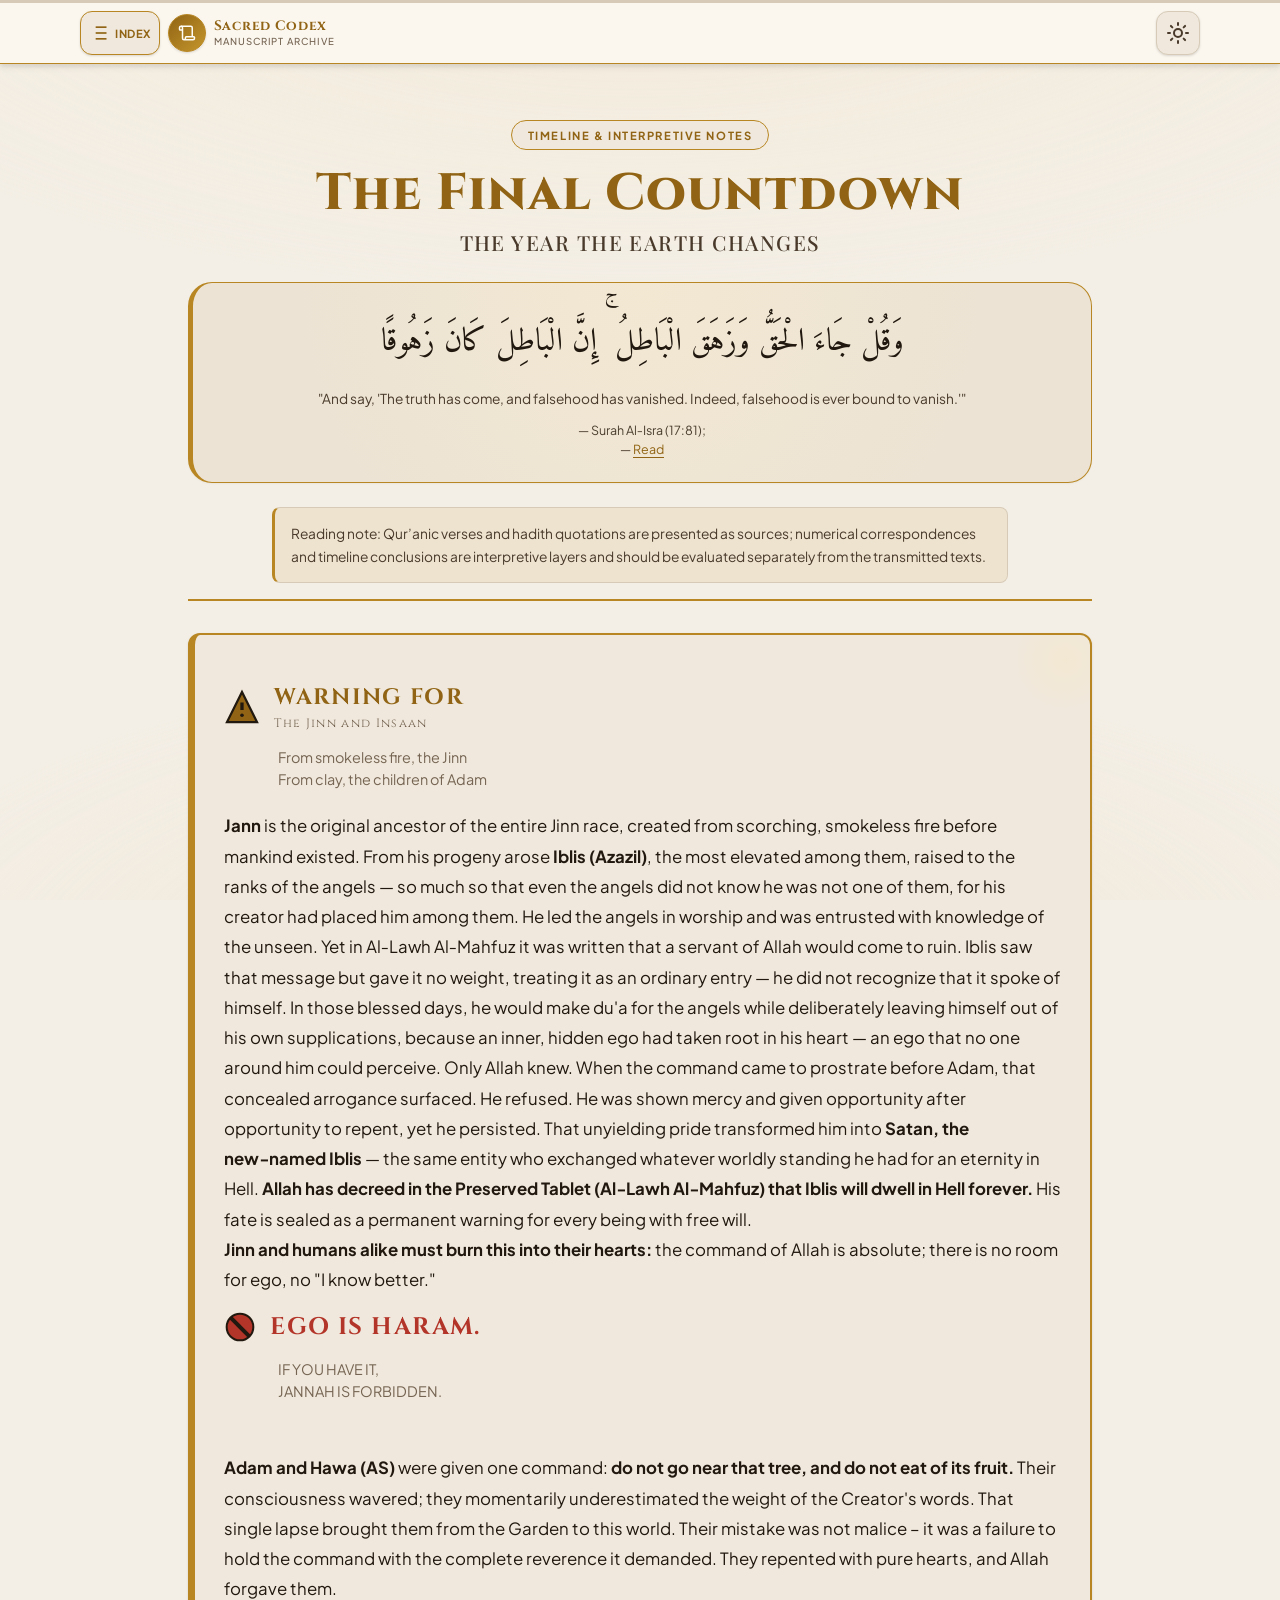
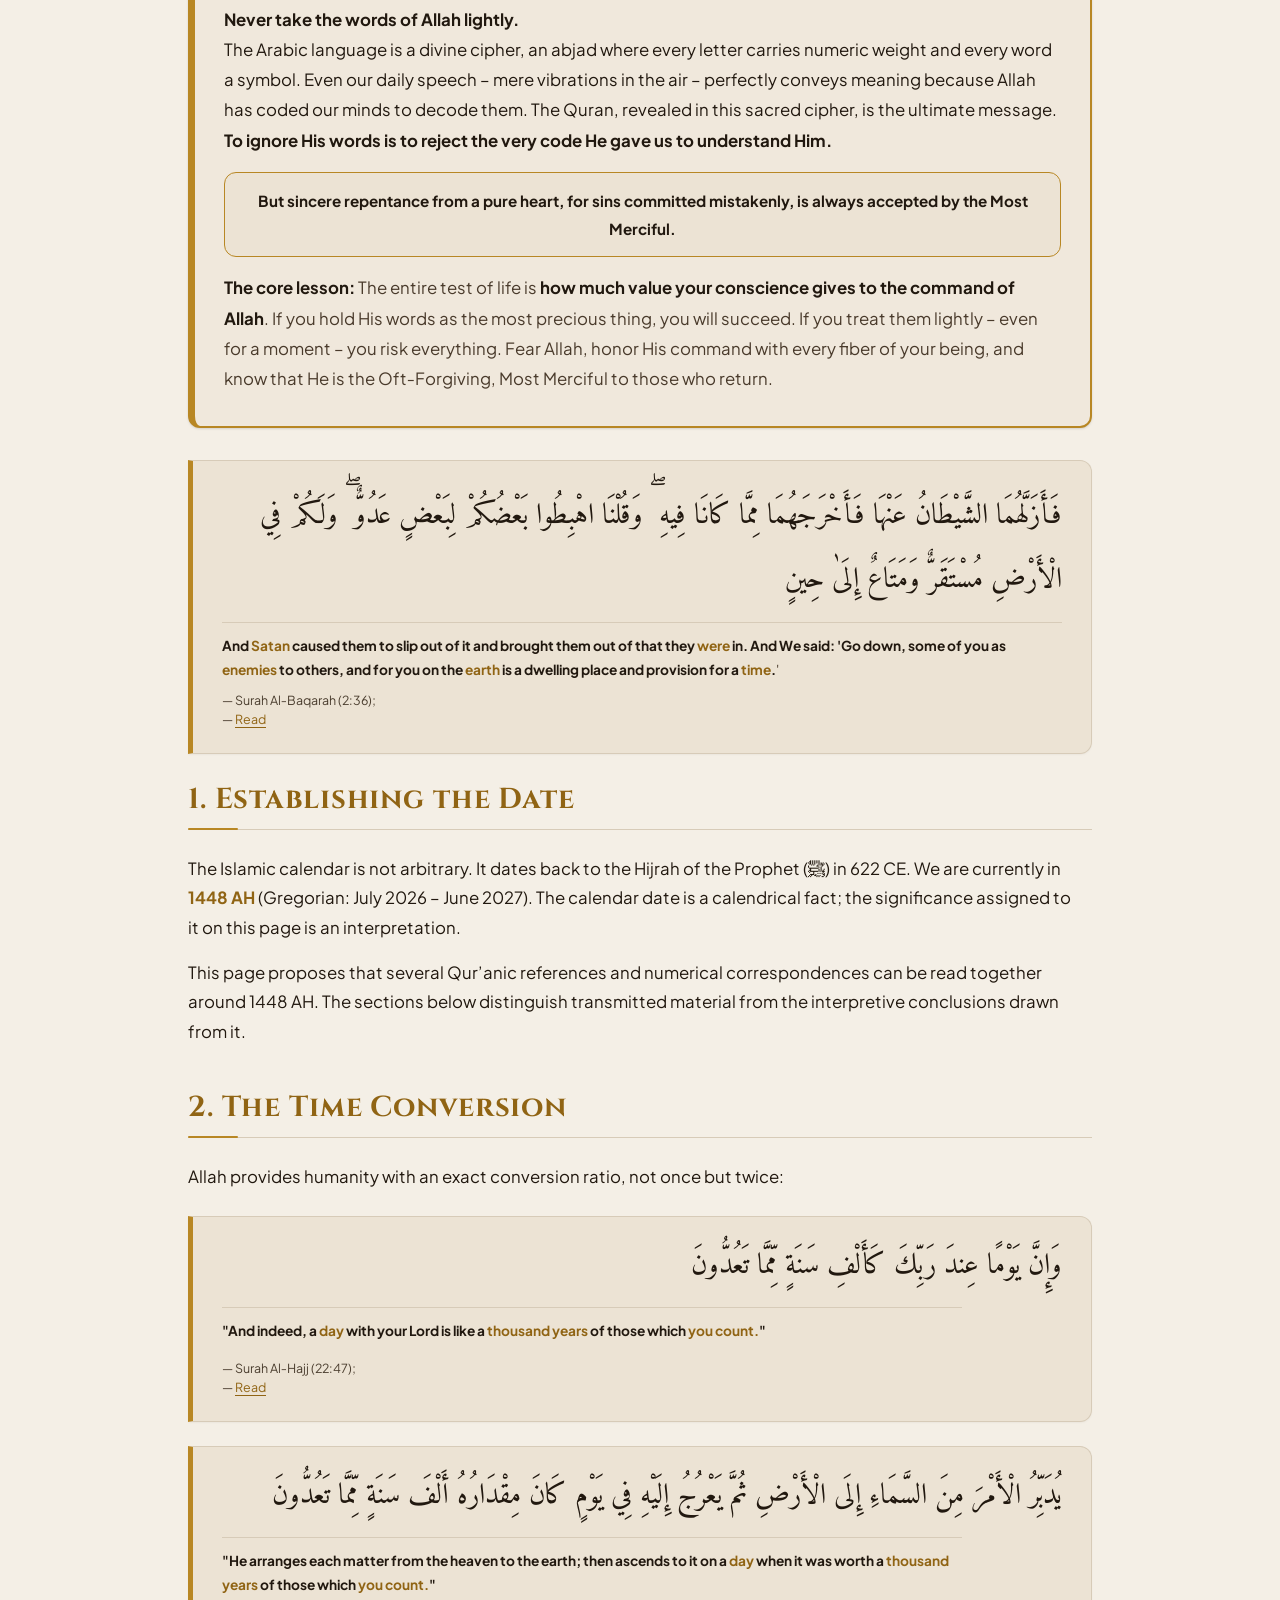
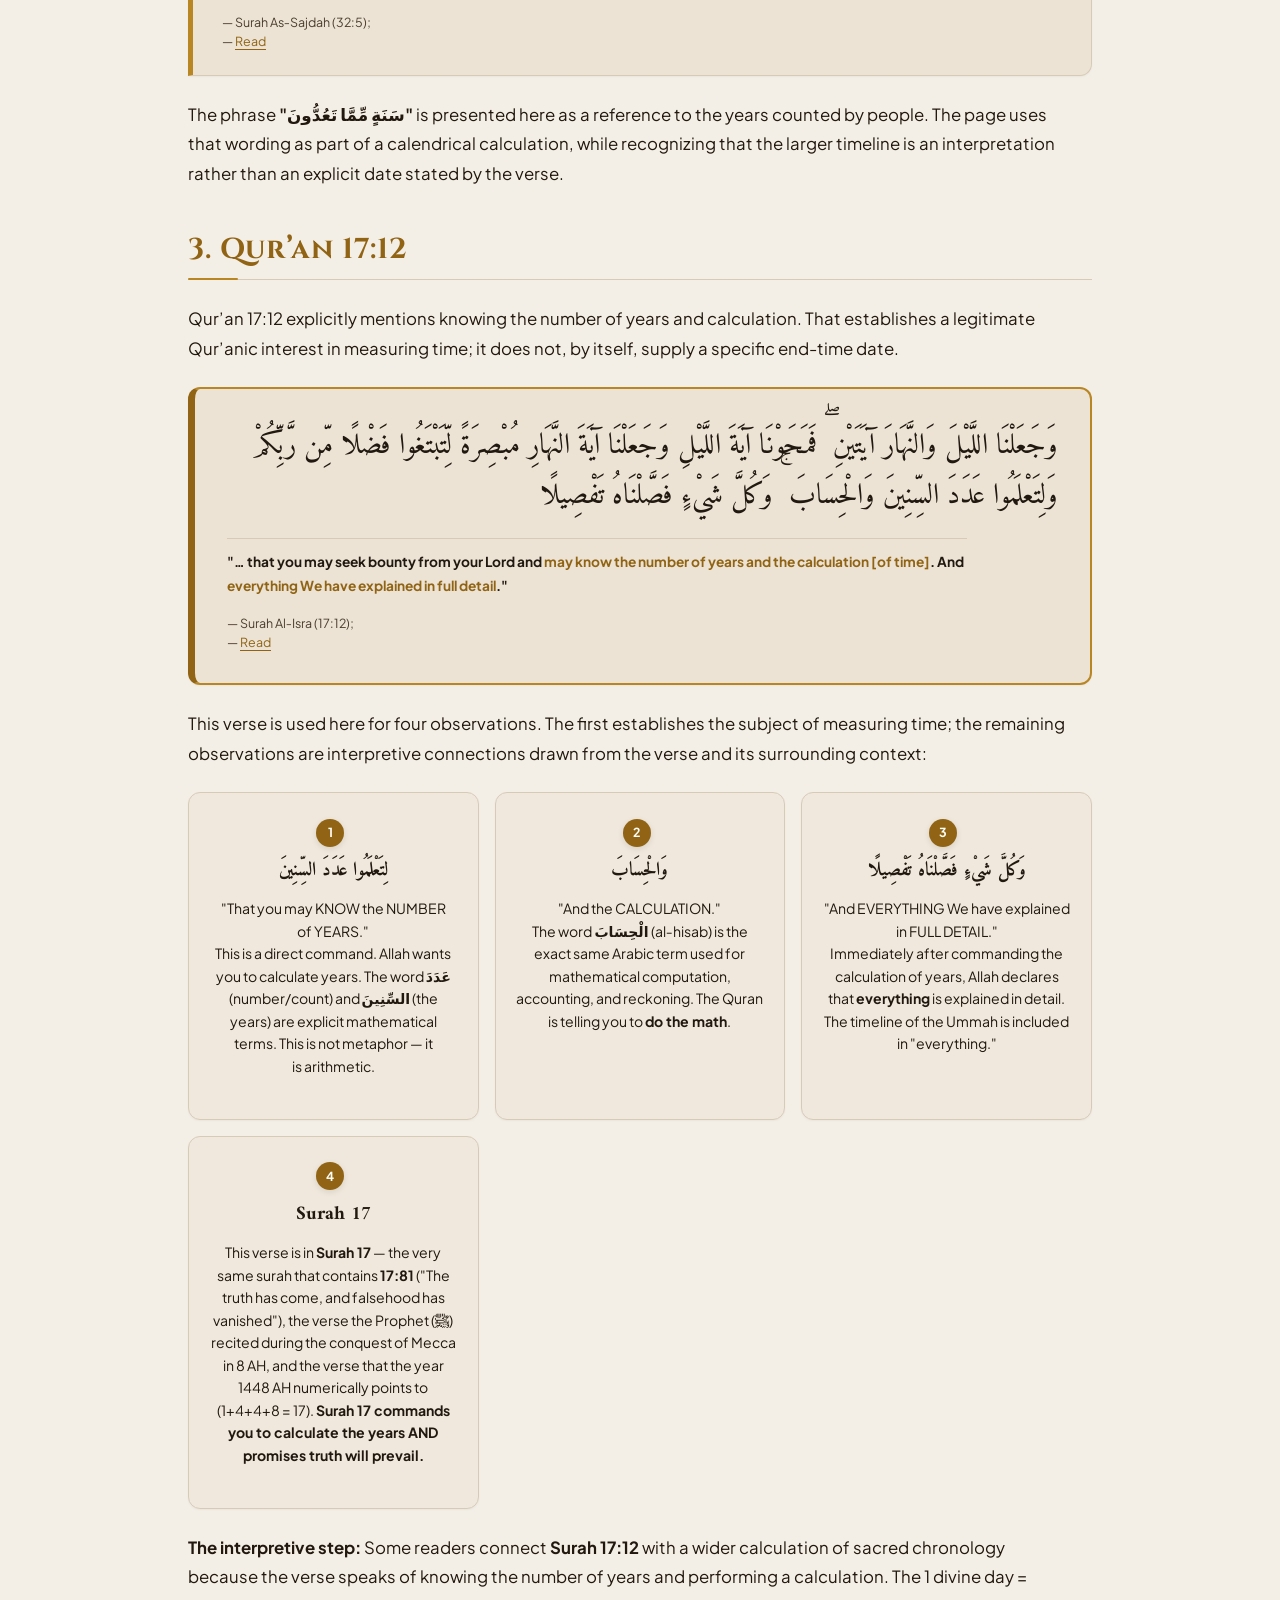
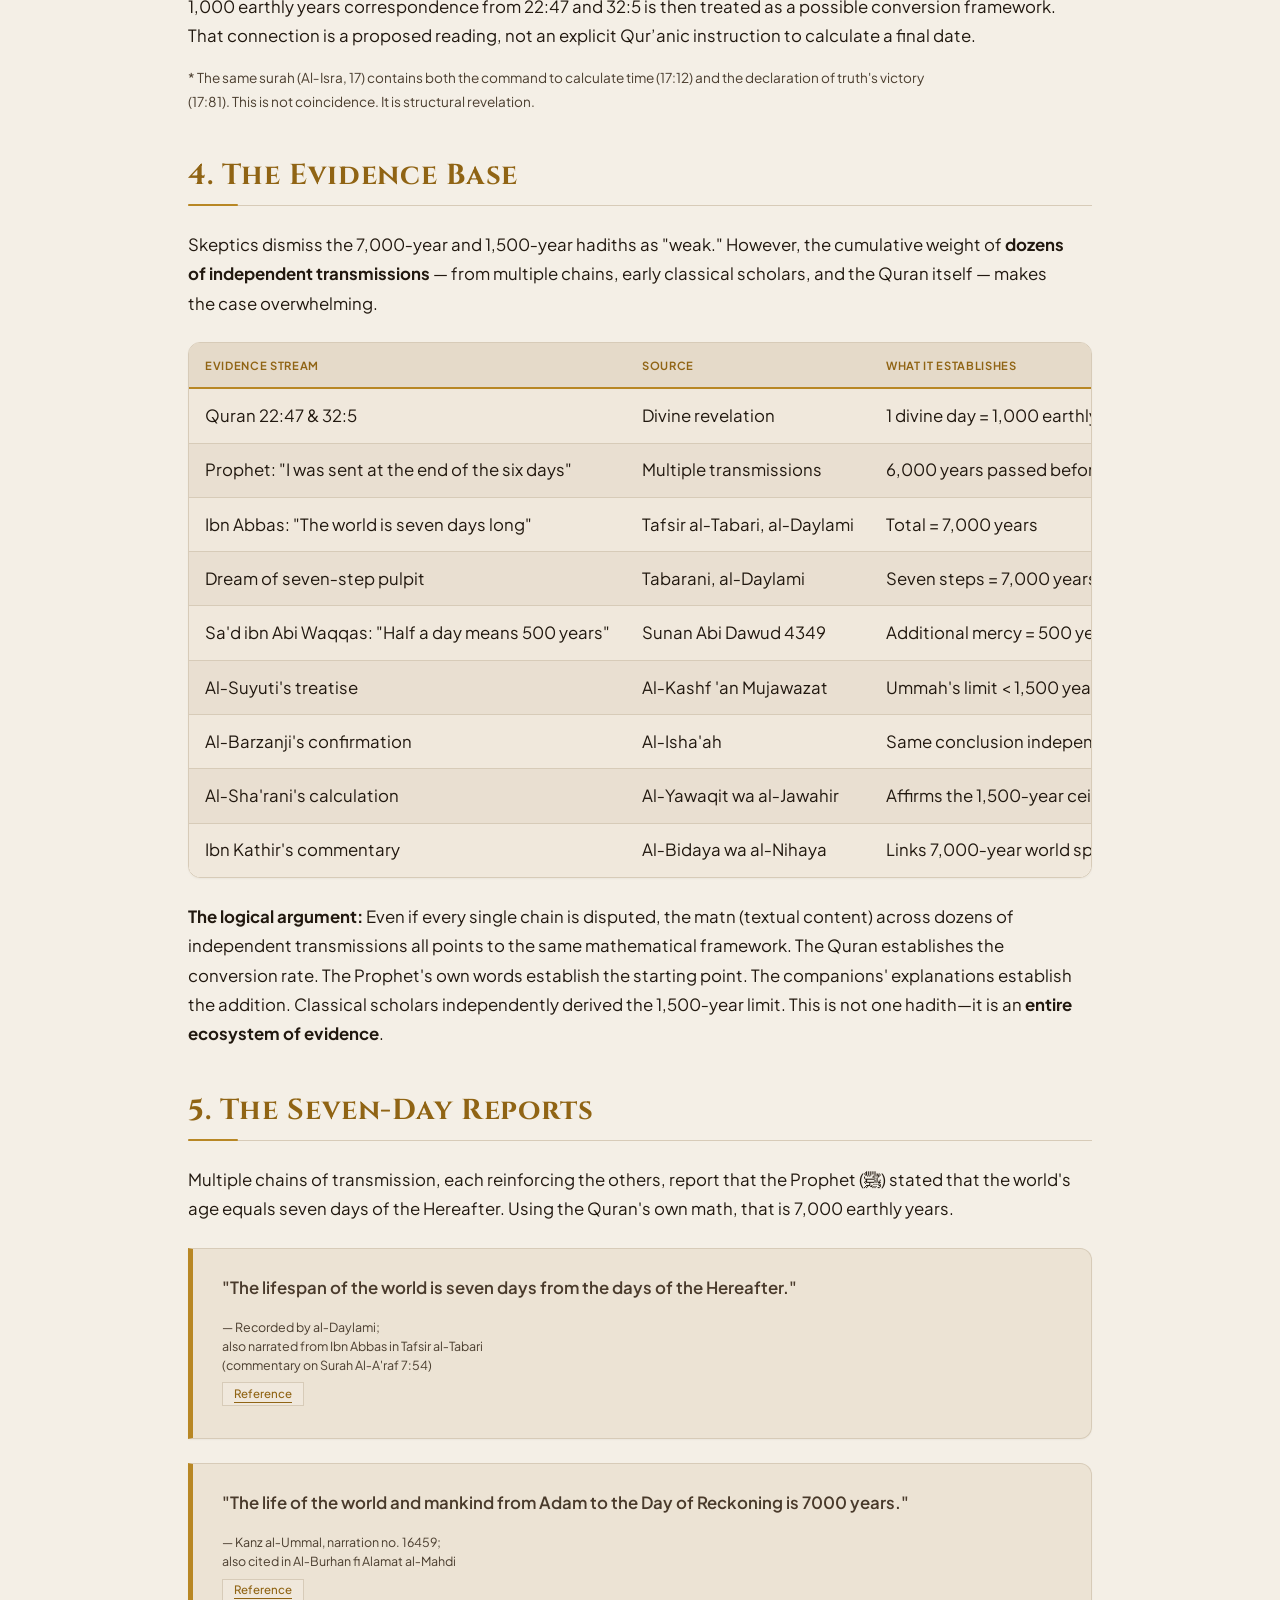
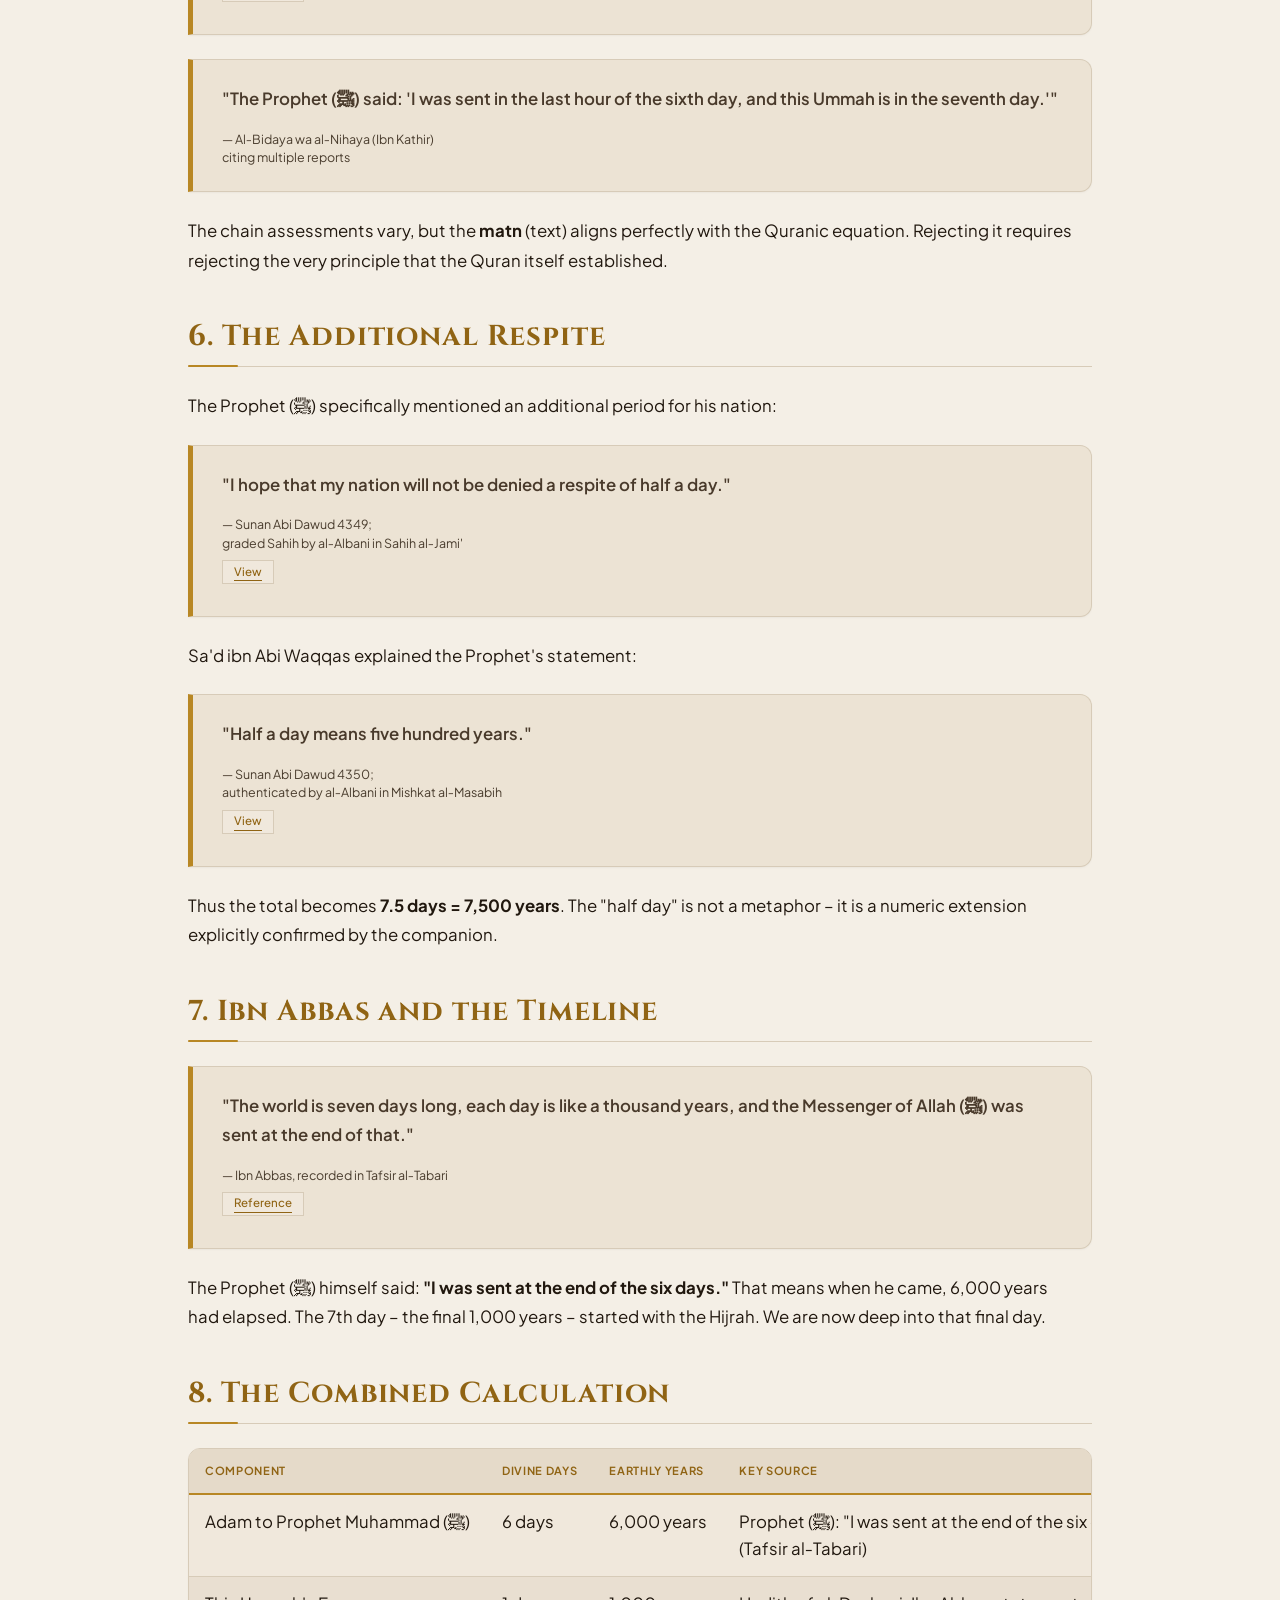
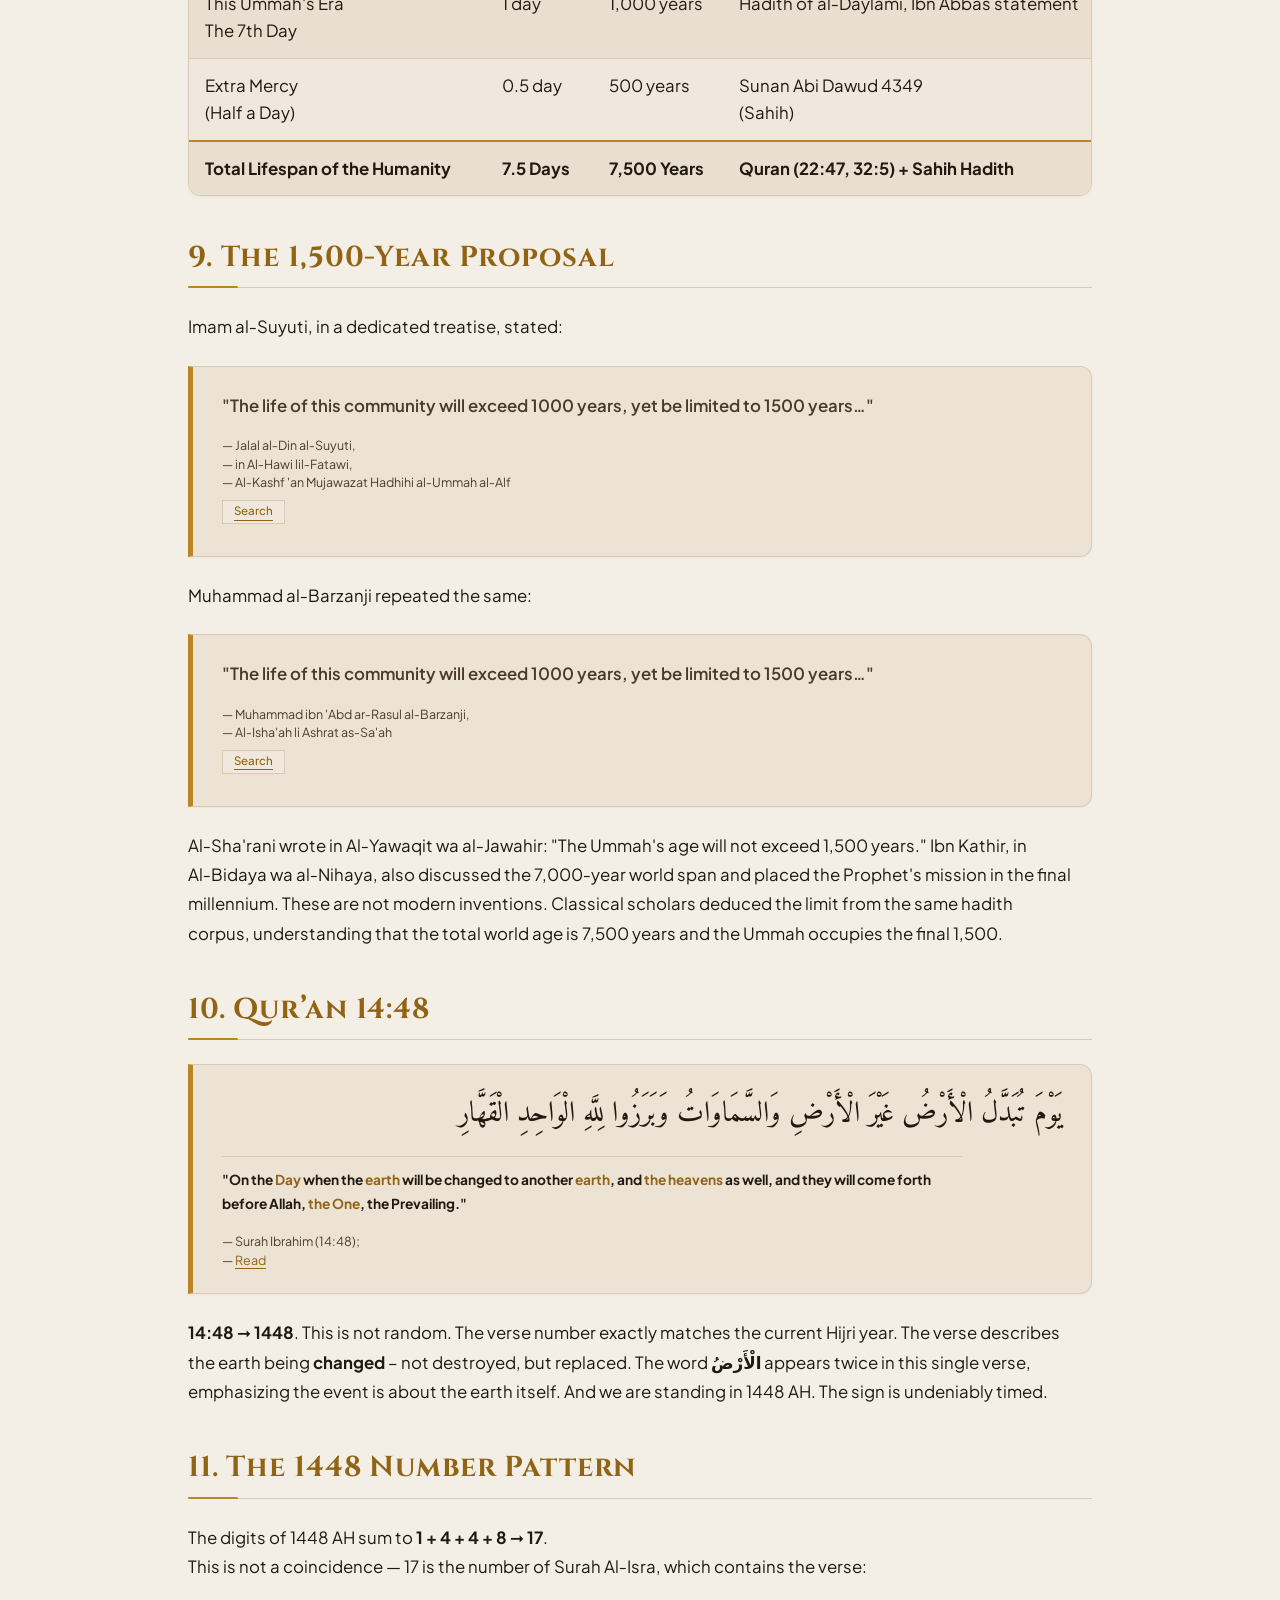
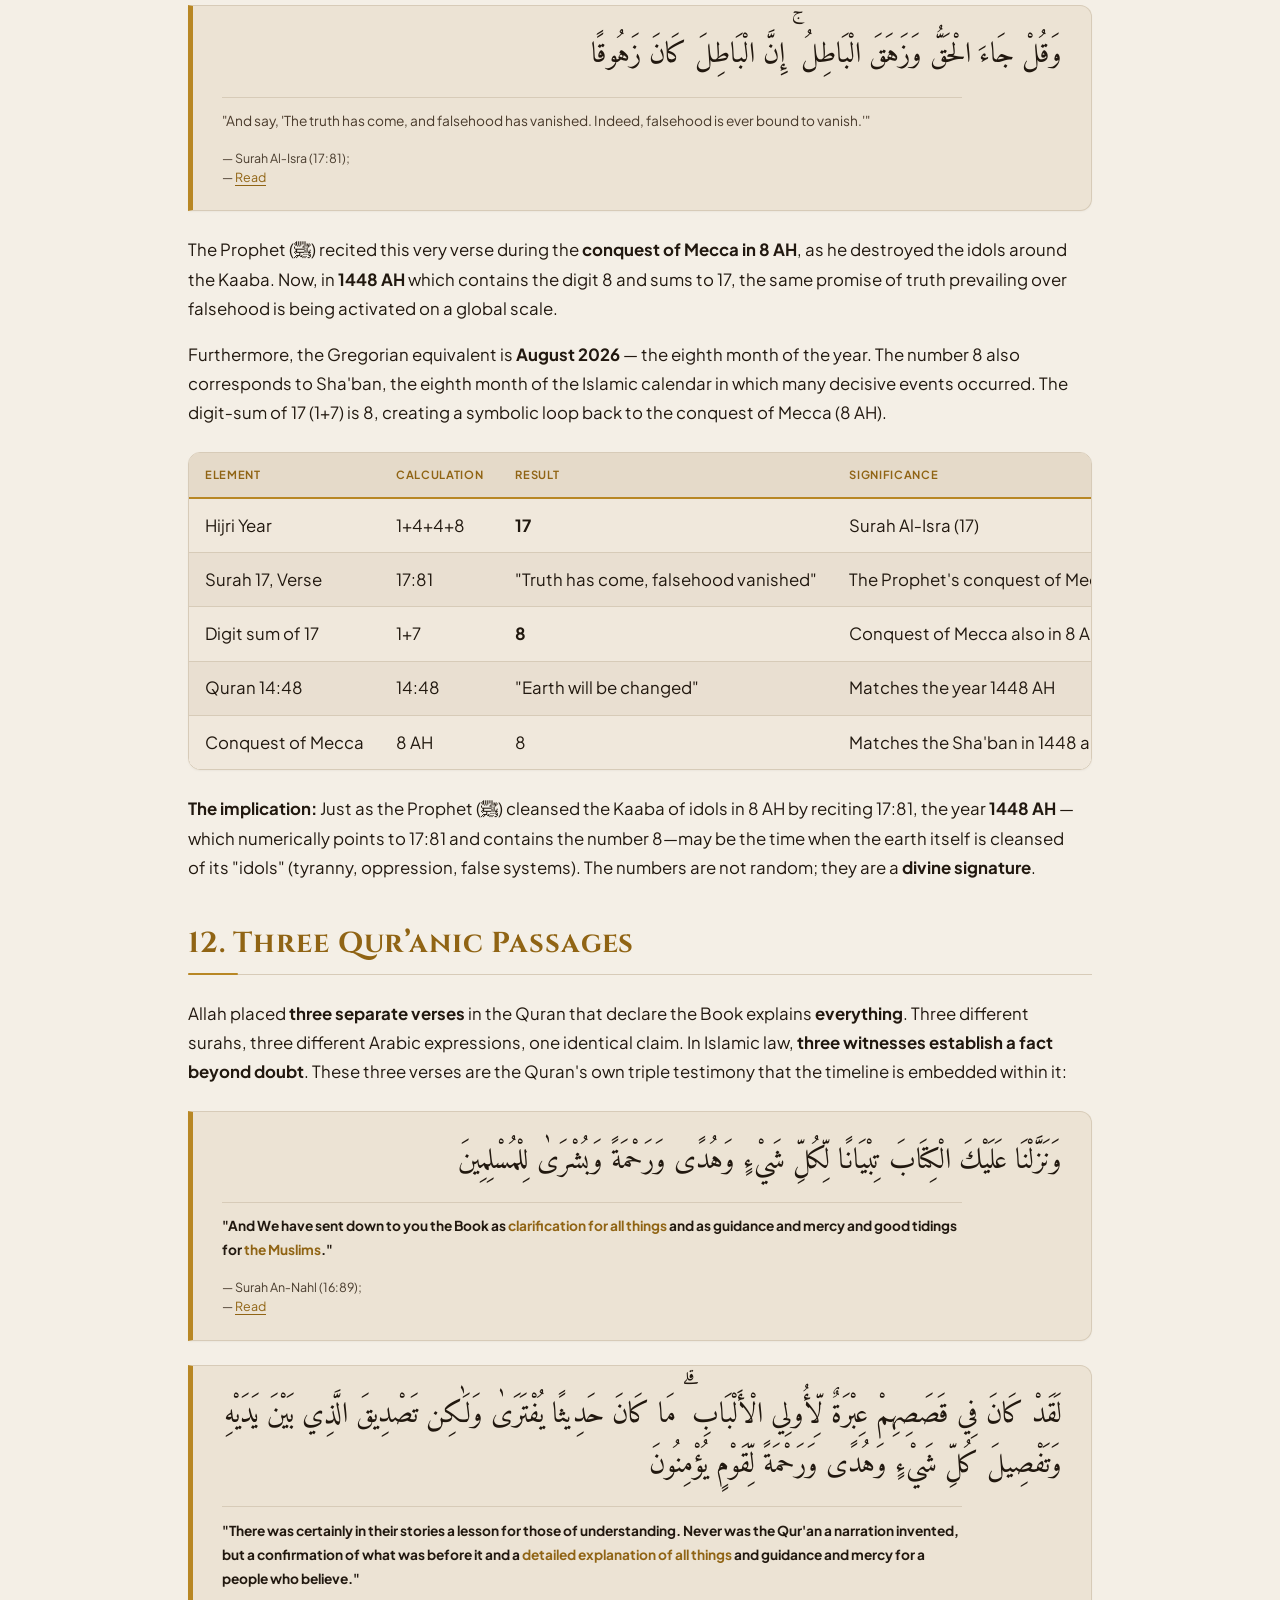
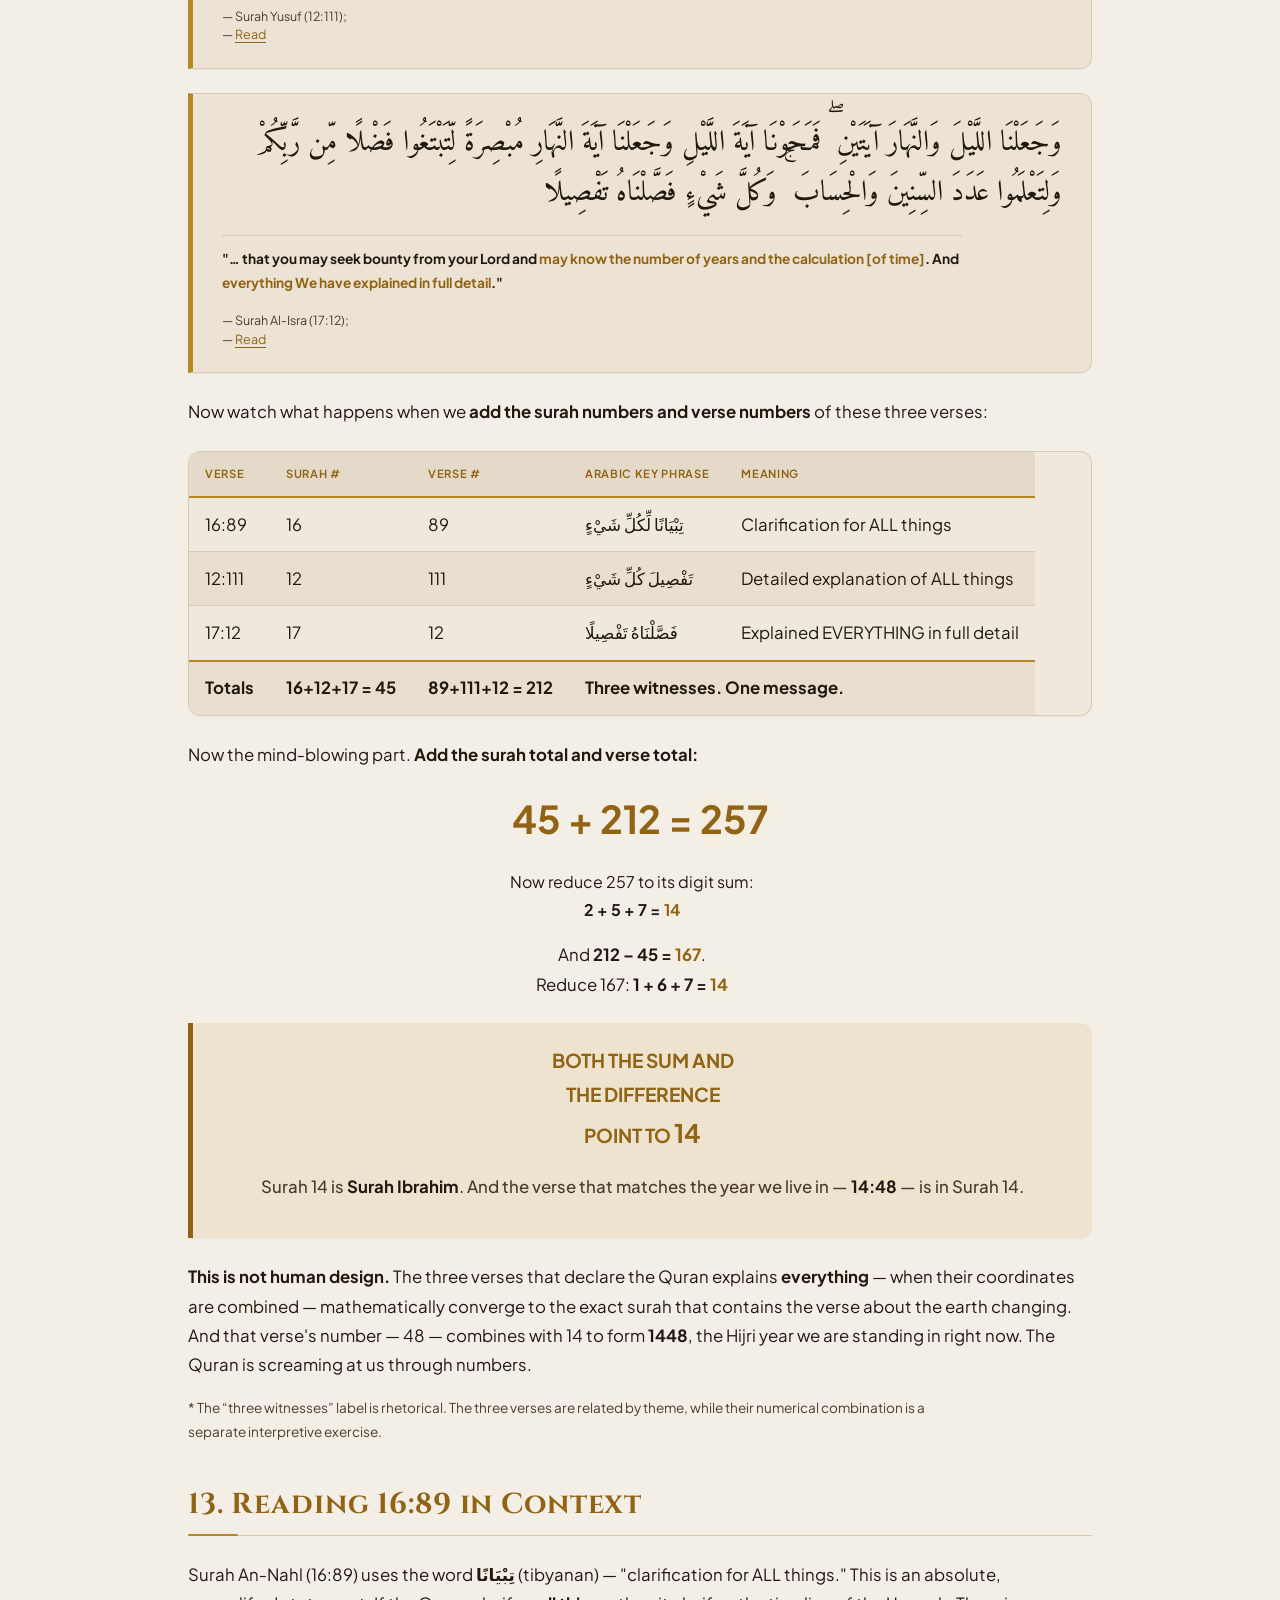
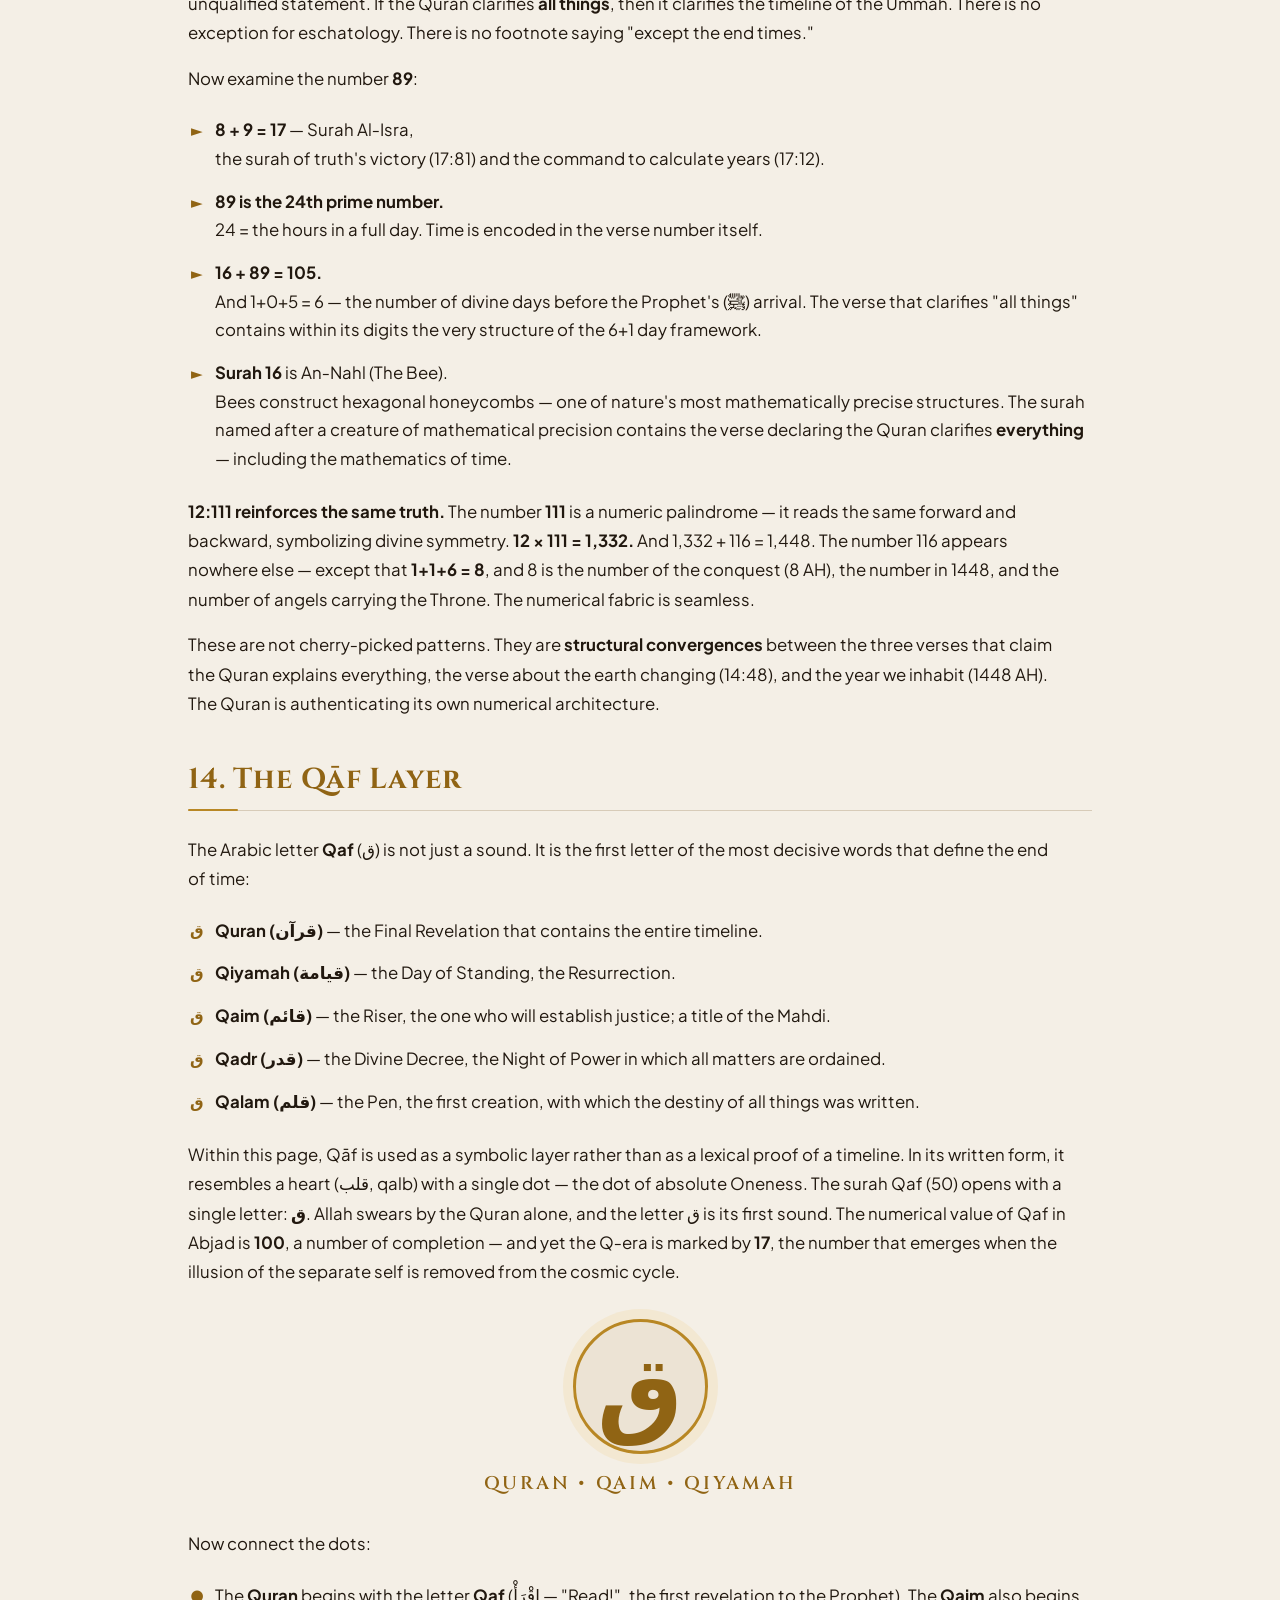
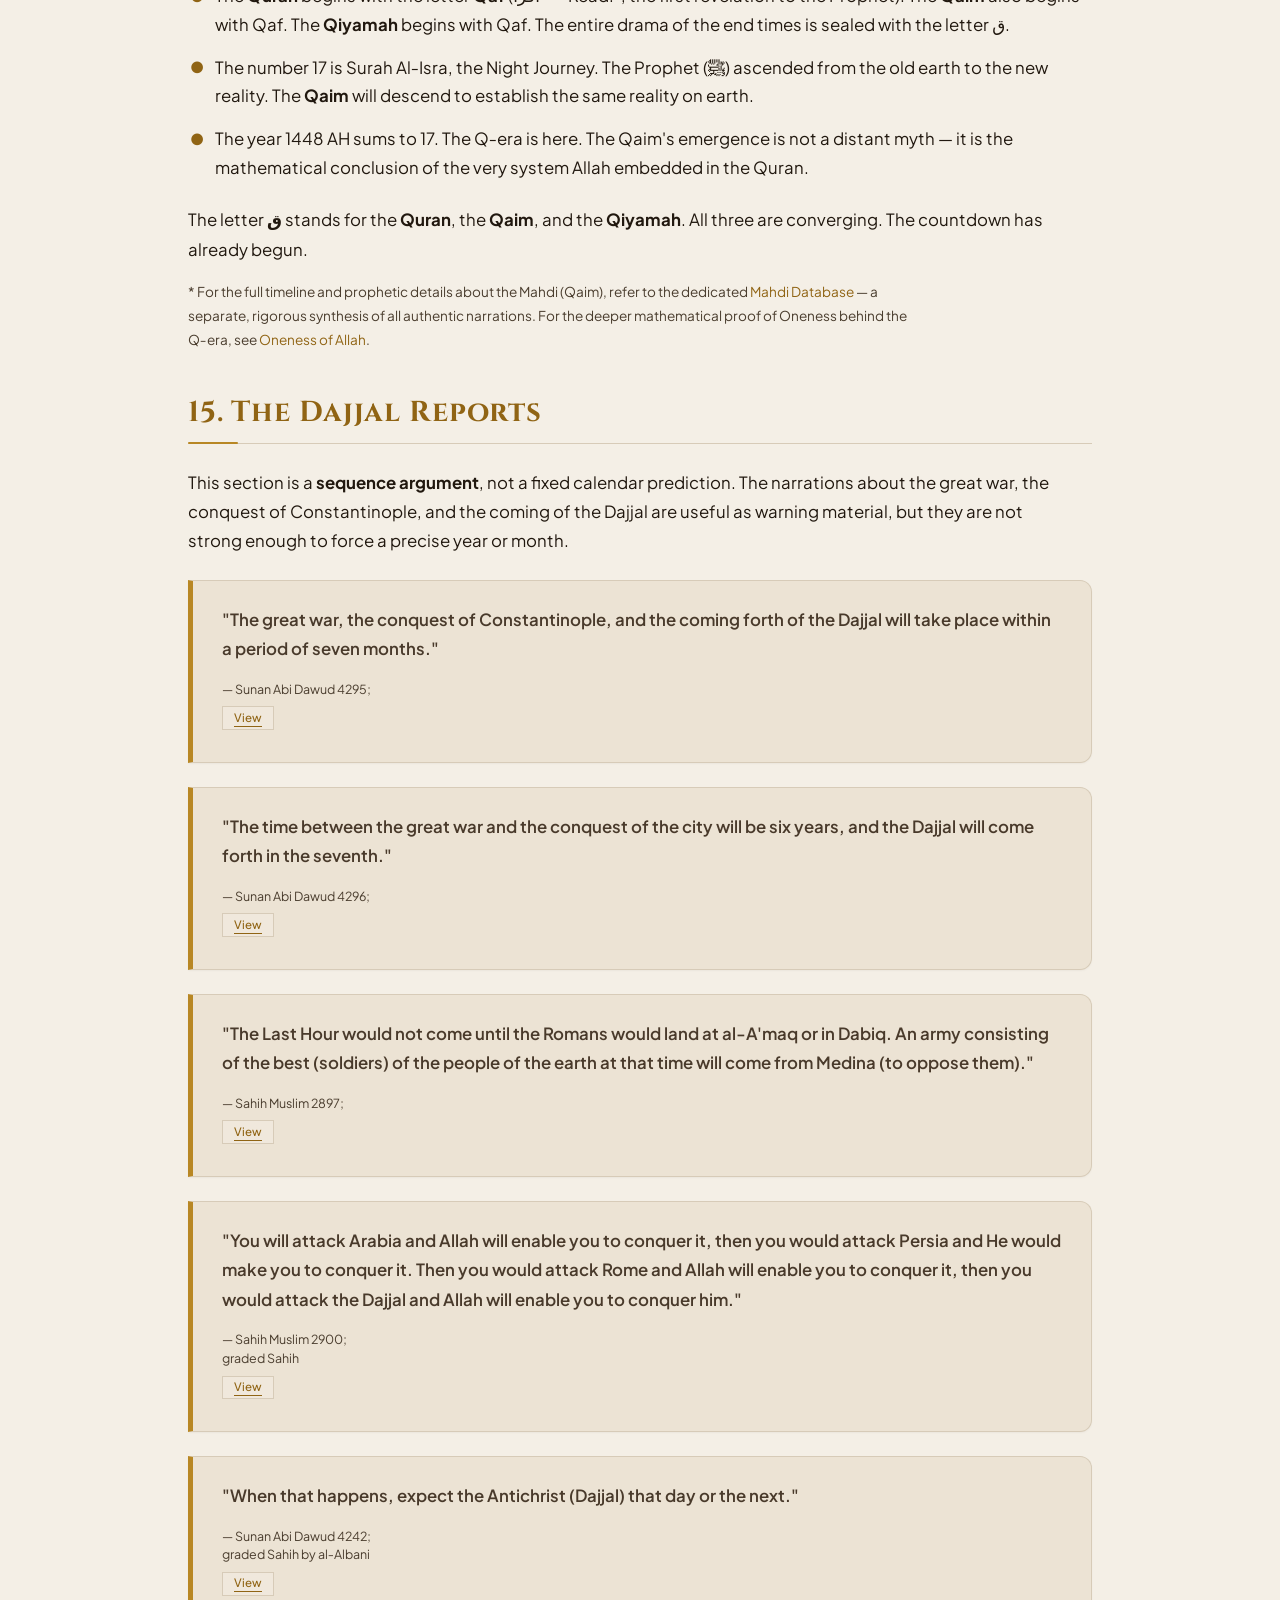
<file: index.html>
<!DOCTYPE html><html dir="ltr" lang="en"><head><meta charset="utf-8"><meta content="width=device-width, initial-scale=1" name="viewport"><meta content="light dark" name="color-scheme"><meta content="#faf6ee" name="theme-color"><meta content="telephone=no" name="format-detection"><meta content="A structured reading of Qur’anic verses, hadith reports, chronology, and numerical correspondences surrounding 1448 AH." name="description"><title>Sacred Codex — A Structured Reading of 1448 AH</title><link href="https://sacredcodex.example/index.html" rel="canonical"><meta content="article" property="og:type"><meta content="Sacred Codex" property="og:site_name"><meta content="en" property="og:locale"><meta content="Sacred Codex" property="og:title"><meta content="A structured reading of Qur’anic verses, hadith reports, chronology, and numerical correspondences surrounding 1448 AH." property="og:description"><meta content="https://sacredcodex.example/index.html" property="og:url"><meta content="summary_large_image" name="twitter:card"><meta content="Sacred Codex" name="twitter:title"><meta content="A structured reading of Qur’anic verses, hadith reports, chronology, and numerical correspondences surrounding 1448 AH." name="twitter:description"><link href="https://fonts.googleapis.com" rel="preconnect"><link crossorigin href="https://fonts.gstatic.com" rel="preconnect"><link href="https://fonts.googleapis.com/css2?family=Amiri:wght@400;700&family=Cinzel:wght@600;700;800&family=Playfair+Display:ital,wght@0,500;0,600;1,500&family=Plus+Jakarta+Sans:wght@400;500;600;700&display=swap" rel="stylesheet"><link href="style.css" rel="stylesheet"><link href="favicon.svg" rel="icon" type="image/svg+xml"><script>!function(){try{var t=localStorage.getItem('theme');t&&'light'!==t&&document.documentElement.setAttribute('data-theme',t)}catch(e){}}();</script><script type="application/ld+json">{"@context":"https://schema.org","@type":"Article","headline":"The Final Countdown","description":"A structured reading of Quranic verses, hadith reports, chronology, and numerical correspondences surrounding 1448 AH, with source and interpretation distinguished.","inLanguage":"en","isPartOf":{"@type":"WebSite","name":"Sacred Codex","url":"https://sacredcodex.example/"},"url":"https://sacredcodex.example/index.html","publisher":{"@type":"Organization","name":"Sacred Codex"}}</script></head><body><svg aria-hidden="true" style="position:absolute;width:0;height:0;overflow:hidden" xmlns="http://www.w3.org/2000/svg"><symbol id="icon-book" viewBox="0 0 24 24"><path d="M19 17V5a2 2 0 0 0-2-2H4"></path><path d="M8 21h12a2 2 0 0 0 2-2v-1a1 1 0 0 0-1-1H11a1 1 0 0 0-1 1v1a2 2 0 1 1-4 0V5a2 2 0 1 0-4 0v2a1 1 0 0 0 1 1h3"></path></symbol></svg><a class="skip-link" href="#main-content">Skip to main content</a><div class="page"><header class="site-header"><div aria-hidden="true" class="progress-bar"><div class="progress-bar__fill" id="progressBarInner"></div></div><div class="header__container"><div class="header__brand"><button aria-controls="sidebarNav" aria-expanded="false" aria-label="Toggle navigation" class="btn btn--sidebar-toggle" id="sidebarToggle" type="button"><svg aria-hidden="true" fill="none" height="20" stroke="currentColor" stroke-width="2" viewbox="0 0 24 24" width="20"><path d="M3 5h.01"></path><path d="M3 12h.01"></path><path d="M3 19h.01"></path><path d="M8 5h13"></path><path d="M8 12h13"></path><path d="M8 19h13"></path></svg><span class="btn__label">Index</span></button><button aria-label="Scroll to top" class="logo-link" id="brandScrollTop" type="button"><span class="logo-icon"><svg aria-hidden="true" fill="none" height="24" stroke="currentColor" stroke-width="2" viewbox="0 0 24 24" width="24"><use href="#icon-book"></use></svg></span><span class="logo-text"><span class="logo-text__title">Sacred Codex</span><span class="logo-text__sub">Manuscript Archive</span></span></button></div><div class="header__actions"><button aria-label="Switch theme" class="btn btn--icon" id="themeToggle" type="button"><svg aria-hidden="true" fill="none" height="24" id="themeIcon" stroke="currentColor" stroke-linecap="round" stroke-linejoin="round" stroke-width="2" viewbox="0 0 24 24" width="24"><circle cx="12" cy="12" r="4"></circle><path d="M12 2v2"></path><path d="M12 20v2"></path><path d="m4.93 4.93 1.41 1.41"></path><path d="m17.66 17.66 1.41 1.41"></path><path d="M2 12h2"></path><path d="M20 12h2"></path><path d="m6.34 17.66-1.41 1.41"></path><path d="m19.07 4.93-1.41 1.41"></path></svg></button></div></div></header><div aria-hidden="true" class="sidebar-overlay" id="sidebarOverlay"></div><nav aria-label="Main navigation" class="sidebar" id="sidebarNav" tabindex="-1"><h2 class="sr-only" id="sidebarTitle">Navigation</h2><a aria-current="page" href="index.html">The Final Countdown</a><a href="mahdi-database.html">Mahdi Database</a><a href="tawhid.html">Oneness of Allah</a><div aria-label="Theme selection" class="sidebar__themes" role="group"><button aria-pressed="true" class="sidebar__theme-btn active-theme" data-theme-value="light" type="button"><svg aria-hidden="true" fill="none" height="24" stroke="currentColor" stroke-width="2" viewbox="0 0 24 24" width="24"><circle cx="12" cy="12" r="4"></circle><path d="M12 2v2"></path><path d="M12 20v2"></path></svg>Parchment</button><button aria-pressed="false" class="sidebar__theme-btn" data-theme-value="dark" type="button"><svg aria-hidden="true" fill="none" height="24" stroke="currentColor" stroke-width="2" viewbox="0 0 24 24" width="24"><path d="M12 3a6 6 0 0 0 9 9 9 9 0 1 1-9-9Z"></path></svg>Dark</button><button aria-pressed="false" class="sidebar__theme-btn" data-theme-value="manuscript" type="button"><svg aria-hidden="true" fill="none" height="24" stroke="currentColor" stroke-width="2" viewbox="0 0 24 24" width="24"><use href="#icon-book"></use></svg>Manuscript</button></div></nav><main class="main-content" id="main-content"><article class="article"><header class="article__header"><span class="badge">Timeline & Interpretive Notes</span><h1>The Final Countdown</h1><p class="article__subtitle">The Year the Earth Changes</p><div class="verse-box verse-box--illuminated" data-verse="17:81"></div><p class="u-source">Reading note: Qur’anic verses and hadith quotations are presented as sources; numerical correspondences and timeline conclusions are interpretive layers and should be evaluated separately from the transmitted texts.</p></header><div class="warning-card"><div class="warning-card__step"><svg aria-hidden="true" class="warning-icon" viewbox="0 0 24 24"><path d="M12 2 L2 22 L22 22 Z" stroke-width="1.5"></path><line stroke-width="2.2" x1="12" x2="12" y1="9" y2="14"></line><circle cx="12" cy="17.5" r="1.2"></circle></svg><span class="step-kicker">WARNING FOR<br><small>The Jinn and Insaan</small></span></div><p class="intro-copy">From smokeless fire, the Jinn<br>From clay, the children of Adam</p><p><strong>Jann</strong> is the original ancestor of the entire Jinn race, created from scorching, smokeless fire before mankind existed. From his progeny arose <strong>Iblis (Azazil)</strong>, the most elevated among them, raised to the ranks of the angels — so much so that even the angels did not know he was not one of them, for his creator had placed him among them. He led the angels in worship and was entrusted with knowledge of the unseen. Yet in Al‑Lawh Al‑Mahfuz it was written that a servant of Allah would come to ruin. Iblis saw that message but gave it no weight, treating it as an ordinary entry — he did not recognize that it spoke of himself. In those blessed days, he would make du'a for the angels while deliberately leaving himself out of his own supplications, because an inner, hidden ego had taken root in his heart — an ego that no one around him could perceive. Only Allah knew. When the command came to prostrate before Adam, that concealed arrogance surfaced. He refused. He was shown mercy and given opportunity after opportunity to repent, yet he persisted. That unyielding pride transformed him into <strong>Satan, the new‑named Iblis</strong> — the same entity who exchanged whatever worldly standing he had for an eternity in Hell. <strong>Allah has decreed in the Preserved Tablet (Al‑Lawh Al‑Mahfuz) that Iblis will dwell in Hell forever.</strong> His fate is sealed as a permanent warning for every being with free will. <br><strong>Jinn and humans alike must burn this into their hearts:</strong> the command of Allah is absolute; there is no room for ego, no "I know better."</p><div class="warning-card__step"><svg aria-hidden="true" class="prohibition-icon" viewbox="0 0 24 24"><circle cx="12" cy="12" r="10" stroke-width="1.5"></circle><line stroke-width="3" x1="5" x2="19" y1="5" y2="19"></line></svg><span class="step-kicker ego">EGO IS HARAM.</span></div><p class="intro-copy u-plain">IF YOU HAVE IT,<br>JANNAH IS FORBIDDEN.</p><p><br><strong>Adam and Hawa (AS)</strong> were given one command: <strong>do not go near that tree, and do not eat of its fruit.</strong> Their consciousness wavered; they momentarily underestimated the weight of the Creator's words. That single lapse brought them from the Garden to this world. Their mistake was not malice – it was a failure to hold the command with the complete reverence it demanded. They repented with pure hearts, and Allah forgave them. <br><strong>Never take the words of Allah lightly.</strong></p><p>The Arabic language is a divine cipher, an abjad where every letter carries numeric weight and every word a symbol. Even our daily speech – mere vibrations in the air – perfectly conveys meaning because Allah has coded our minds to decode them. The Quran, revealed in this sacred cipher, is the ultimate message. <strong>To ignore His words is to reject the very code He gave us to understand Him.</strong></p><div class="final-note">But sincere repentance from a pure heart, for sins committed mistakenly, is always accepted by the Most Merciful.</div><p class="u-note"><strong>The core lesson:</strong> The entire test of life is <strong>how much value your conscience gives to the command of Allah</strong>. If you hold His words as the most precious thing, you will succeed. If you treat them lightly – even for a moment – you risk everything. Fear Allah, honor His command with every fiber of your being, and know that He is the Oft‑Forgiving, Most Merciful to those who return.</p></div><blockquote class="verse-box" data-verse="2:36"></blockquote><section class="section"><h2>1. Establishing the Date</h2><p>The Islamic calendar is not arbitrary. It dates back to the Hijrah of the Prophet (ﷺ) in 622 CE. We are currently in <strong class="highlight">1448 AH</strong> (Gregorian: July 2026 – June 2027). The calendar date is a calendrical fact; the significance assigned to it on this page is an interpretation.</p><p>This page proposes that several Qur’anic references and numerical correspondences can be read together around 1448 AH. The sections below distinguish transmitted material from the interpretive conclusions drawn from it.</p></section><section class="section"><h2>2. The Time Conversion</h2><p>Allah provides humanity with an exact conversion ratio, not once but twice:</p><blockquote class="verse-box" data-verse="22:47"></blockquote><blockquote class="verse-box" data-verse="32:5"></blockquote><p>The phrase <strong>"سَنَةٍ مِّمَّا تَعُدُّونَ"</strong> is presented here as a reference to the years counted by people. The page uses that wording as part of a calendrical calculation, while recognizing that the larger timeline is an interpretation rather than an explicit date stated by the verse.</p></section><section class="section"><h2>3. Qur’an 17:12</h2><p>Qur’an 17:12 explicitly mentions knowing the number of years and calculation. That establishes a legitimate Qur’anic interest in measuring time; it does not, by itself, supply a specific end-time date.</p><div class="verse-box verse-box--command" data-verse="17:12"></div><p>This verse is used here for four observations. The first establishes the subject of measuring time; the remaining observations are interpretive connections drawn from the verse and its surrounding context:</p><div class="truth-grid"><div class="truth-card"><span class="step-num">1</span><p class="truth-card__arabic" dir="rtl" lang="ar">لِتَعْلَمُوا عَدَدَ السِّنِينَ</p><p class="truth-card__desc">"That you may KNOW the NUMBER of YEARS." <br>This is a direct command. Allah wants you to calculate years. The word <strong>عَدَدَ</strong> (number/count) and <strong>السِّنِينَ</strong> (the years) are explicit mathematical terms. This is not metaphor — it is arithmetic.</p></div><div class="truth-card"><span class="step-num">2</span><p class="truth-card__arabic" dir="rtl" lang="ar">وَالْحِسَابَ</p><p class="truth-card__desc">"And the CALCULATION." <br>The word <strong>الْحِسَابَ</strong> (al‑hisab) is the exact same Arabic term used for mathematical computation, accounting, and reckoning. The Quran is telling you to <strong>do the math</strong>.</p></div><div class="truth-card"><span class="step-num">3</span><p class="truth-card__arabic" dir="rtl" lang="ar">وَكُلَّ شَيْءٍ فَصَّلْنَاهُ تَفْصِيلًا</p><p class="truth-card__desc">"And EVERYTHING We have explained in FULL DETAIL." <br>Immediately after commanding the calculation of years, Allah declares that <strong>everything</strong> is explained in detail. The timeline of the Ummah is included in "everything."</p></div><div class="truth-card"><span class="step-num">4</span><p class="truth-card__arabic" dir="rtl" lang="ar">Surah 17</p><p class="truth-card__desc">This verse is in <strong>Surah 17</strong> — the very same surah that contains <strong>17:81</strong> ("The truth has come, and falsehood has vanished"), the verse the Prophet (ﷺ) recited during the conquest of Mecca in 8 AH, and the verse that the year 1448 AH numerically points to (1+4+4+8 = 17). <strong>Surah 17 commands you to calculate the years AND promises truth will prevail.</strong></p></div></div><p><strong>The interpretive step:</strong> Some readers connect <strong>Surah 17:12</strong> with a wider calculation of sacred chronology because the verse speaks of knowing the number of years and performing a calculation. The 1 divine day = 1,000 earthly years correspondence from 22:47 and 32:5 is then treated as a possible conversion framework. That connection is a proposed reading, not an explicit Qur’anic instruction to calculate a final date.</p><p class="u-source">* The same surah (Al‑Isra, 17) contains both the command to calculate time (17:12) and the declaration of truth's victory (17:81). This is not coincidence. It is structural revelation.</p></section><section class="section"><h2>4. The Evidence Base</h2><p>Skeptics dismiss the 7,000‑year and 1,500‑year hadiths as "weak." However, the cumulative weight of <strong>dozens of independent transmissions</strong> — from multiple chains, early classical scholars, and the Quran itself — makes the case overwhelming.</p><div class="table-wrapper"><table><caption>4. The Cumulative Core Weak chains don't matter</caption><thead><tr><th scope="col">Evidence Stream</th><th scope="col">Source</th><th scope="col">What It Establishes</th></tr></thead><tbody><tr><td>Quran 22:47 & 32:5</td><td>Divine revelation</td><td>1 divine day = 1,000 earthly years</td></tr><tr><td>Prophet: "I was sent at the end of the six days"</td><td>Multiple transmissions</td><td>6,000 years passed before his arrival</td></tr><tr><td>Ibn Abbas: "The world is seven days long"</td><td>Tafsir al‑Tabari, al‑Daylami</td><td>Total = 7,000 years</td></tr><tr><td>Dream of seven‑step pulpit</td><td>Tabarani, al‑Daylami</td><td>Seven steps = 7,000 years</td></tr><tr><td>Sa'd ibn Abi Waqqas: "Half a day means 500 years"</td><td>Sunan Abi Dawud 4349</td><td>Additional mercy = 500 years</td></tr><tr><td>Al‑Suyuti's treatise</td><td>Al‑Kashf 'an Mujawazat</td><td>Ummah's limit &lt; 1,500 years</td></tr><tr><td>Al‑Barzanji's confirmation</td><td>Al‑Isha'ah</td><td>Same conclusion independently</td></tr><tr><td>Al‑Sha'rani's calculation</td><td>Al‑Yawaqit wa al‑Jawahir</td><td>Affirms the 1,500‑year ceiling</td></tr><tr><td>Ibn Kathir's commentary</td><td>Al‑Bidaya wa al‑Nihaya</td><td>Links 7,000‑year world span to prophetic traditions</td></tr></tbody></table></div><p><strong>The logical argument:</strong> Even if every single chain is disputed, the matn (textual content) across dozens of independent transmissions all points to the same mathematical framework. The Quran establishes the conversion rate. The Prophet's own words establish the starting point. The companions' explanations establish the addition. Classical scholars independently derived the 1,500‑year limit. This is not one hadith—it is an <strong>entire ecosystem of evidence</strong>.</p></section><section class="section"><h2>5. The Seven-Day Reports</h2><p>Multiple chains of transmission, each reinforcing the others, report that the Prophet (ﷺ) stated that the world's age equals seven days of the Hereafter. Using the Quran's own math, that is 7,000 earthly years.</p><blockquote class="verse-box"><p class="u-lead">"The lifespan of the world is seven days from the days of the Hereafter."</p><cite class="verse-box__source">— Recorded by al‑Daylami; <br>also narrated from Ibn Abbas in Tafsir al‑Tabari <br>(commentary on Surah Al‑A'raf 7:54) <br><span class="hadith-inline"><a href="https://sunnah.com/tabari" rel="noopener" target="_blank">Reference</a></span></cite></blockquote><blockquote class="verse-box"><p class="u-lead">"The life of the world and mankind from Adam to the Day of Reckoning is 7000 years."</p><cite class="verse-box__source">— Kanz al‑Ummal, narration no. 16459; <br>also cited in Al‑Burhan fi Alamat al‑Mahdi <br><span class="hadith-inline"><a href="https://sunnah.com/kanz" rel="noopener" target="_blank">Reference</a></span></cite></blockquote><blockquote class="verse-box"><p class="u-lead">"The Prophet (ﷺ) said: 'I was sent in the last hour of the sixth day, and this Ummah is in the seventh day.'"</p><cite class="verse-box__source">— Al‑Bidaya wa al‑Nihaya (Ibn Kathir) <br>citing multiple reports</cite></blockquote><p>The chain assessments vary, but the <strong>matn</strong> (text) aligns perfectly with the Quranic equation. Rejecting it requires rejecting the very principle that the Quran itself established.</p></section><section class="section"><h2>6. The Additional Respite</h2><p>The Prophet (ﷺ) specifically mentioned an additional period for his nation:</p><blockquote class="verse-box verse-box--gold"><p class="u-lead">"I hope that my nation will not be denied a respite of half a day."</p><cite class="verse-box__source">— Sunan Abi Dawud 4349; <br>graded Sahih by al‑Albani in Sahih al‑Jami' <br><span class="hadith-inline"><a href="https://sunnah.com/abudawud:4349" rel="noopener" target="_blank">View</a></span></cite></blockquote><p>Sa'd ibn Abi Waqqas explained the Prophet's statement:</p><blockquote class="verse-box verse-box--gold"><p class="u-lead">"Half a day means five hundred years."</p><cite class="verse-box__source">— Sunan Abi Dawud 4350; <br>authenticated by al‑Albani in Mishkat al‑Masabih <br><span class="hadith-inline"><a href="https://sunnah.com/abudawud:4350" rel="noopener" target="_blank">View</a></span></cite></blockquote><p>Thus the total becomes <strong>7.5 days = 7,500 years</strong>. The "half day" is not a metaphor – it is a numeric extension explicitly confirmed by the companion.</p></section><section class="section"><h2>7. Ibn Abbas and the Timeline</h2><blockquote class="verse-box"><p class="u-lead">"The world is seven days long, each day is like a thousand years, and the Messenger of Allah (ﷺ) was sent at the end of that."</p><cite class="verse-box__source">— Ibn Abbas, recorded in Tafsir al‑Tabari <br><span class="hadith-inline"><a href="https://sunnah.com/tabari" rel="noopener" target="_blank">Reference</a></span></cite></blockquote><p>The Prophet (ﷺ) himself said: <strong>"I was sent at the end of the six days."</strong> That means when he came, 6,000 years had elapsed. The 7th day – the final 1,000 years – started with the Hijrah. We are now deep into that final day.</p></section><section class="section"><h2>8. The Combined Calculation</h2><div class="table-wrapper"><table><caption>8. The Complete Math 7.5 Days = 7,500 Years</caption><thead><tr><th scope="col">Component</th><th scope="col">Divine Days</th><th scope="col">Earthly Years</th><th scope="col">Key Source</th></tr></thead><tbody><tr><td>Adam to Prophet Muhammad (ﷺ)</td><td>6 days</td><td>6,000 years</td><td>Prophet (ﷺ): "I was sent at the end of the six days." <br>(Tafsir al‑Tabari)</td></tr><tr><td>This Ummah's Era <br>The 7th Day</td><td>1 day</td><td>1,000 years</td><td>Hadith of al‑Daylami, Ibn Abbas statement</td></tr><tr><td>Extra Mercy <br>(Half a Day)</td><td>0.5 day</td><td>500 years</td><td>Sunan Abi Dawud 4349 <br>(Sahih)</td></tr><tr class="highlight-row"><td><strong>Total Lifespan of the Humanity</strong></td><td><strong>7.5 Days</strong></td><td><strong>7,500 Years</strong></td><td><strong>Quran (22:47, 32:5) + Sahih Hadith</strong></td></tr></tbody></table></div></section><section class="section"><h2>9. The 1,500-Year Proposal</h2><p>Imam al‑Suyuti, in a dedicated treatise, stated:</p><blockquote class="verse-box"><p class="u-lead">"The life of this community will exceed 1000 years, yet be limited to 1500 years…"</p><cite class="verse-box__source">— Jalal al‑Din al‑Suyuti, <br>— in Al‑Hawi lil‑Fatawi, <br>— Al‑Kashf 'an Mujawazat Hadhihi al‑Ummah al‑Alf <br><span class="hadith-inline"><a href="https://www.google.com/search?q=Al-Suyuti+Al-Kashf+an+Mujawazat" rel="noopener" target="_blank">Search</a></span></cite></blockquote><p>Muhammad al‑Barzanji repeated the same:</p><blockquote class="verse-box"><p class="u-lead">"The life of this community will exceed 1000 years, yet be limited to 1500 years…"</p><cite class="verse-box__source">— Muhammad ibn 'Abd ar‑Rasul al‑Barzanji, <br>— Al‑Isha'ah li Ashrat as‑Sa'ah <br><span class="hadith-inline"><a href="https://www.google.com/search?q=Al-Isha'ah+li+Ashrat+as-Sa'ah" rel="noopener" target="_blank">Search</a></span></cite></blockquote><p>Al‑Sha'rani wrote in Al‑Yawaqit wa al‑Jawahir: "The Ummah's age will not exceed 1,500 years." Ibn Kathir, in Al‑Bidaya wa al‑Nihaya, also discussed the 7,000‑year world span and placed the Prophet's mission in the final millennium. These are not modern inventions. Classical scholars deduced the limit from the same hadith corpus, understanding that the total world age is 7,500 years and the Ummah occupies the final 1,500.</p></section><section class="section"><h2>10. Qur’an 14:48</h2><blockquote class="verse-box" data-verse="14:48"></blockquote><p><strong>14:48 ➞ 1448</strong>. This is not random. The verse number exactly matches the current Hijri year. The verse describes the earth being <strong>changed</strong> – not destroyed, but replaced. The word <strong>الْأَرْضُ</strong> appears twice in this single verse, emphasizing the event is about the earth itself. And we are standing in 1448 AH. The sign is undeniably timed.</p></section><section class="section"><h2>11. The 1448 Number Pattern</h2><p>The digits of 1448 AH sum to  <strong>1 + 4 + 4 + 8  ➞  17</strong>. <br>This is not a coincidence — 17 is the number of Surah Al‑Isra, which contains the verse:</p><blockquote class="verse-box" data-verse="17:81"></blockquote><p>The Prophet (ﷺ) recited this very verse during the <strong>conquest of Mecca in 8 AH</strong>, as he destroyed the idols around the Kaaba. Now, in <strong>1448 AH</strong> which contains the digit 8 and sums to 17, the same promise of truth prevailing over falsehood is being activated on a global scale.</p><p>Furthermore, the Gregorian equivalent is <strong>August 2026</strong> — the eighth month of the year. The number 8 also corresponds to Sha'ban, the eighth month of the Islamic calendar in which many decisive events occurred. The digit‑sum of 17 (1+7) is 8, creating a symbolic loop back to the conquest of Mecca (8 AH).</p><div class="table-wrapper"><table><caption>11. The Divine Cipher of 1448 Numerical Confirmation</caption><thead><tr><th scope="col">Element</th><th scope="col">Calculation</th><th scope="col">Result</th><th scope="col">Significance</th></tr></thead><tbody><tr><td>Hijri Year</td><td>1+4+4+8</td><td><strong>17</strong></td><td>Surah Al‑Isra (17)</td></tr><tr><td>Surah 17, Verse</td><td>17:81</td><td>"Truth has come, falsehood vanished"</td><td>The Prophet's conquest of Mecca</td></tr><tr><td>Digit sum of 17</td><td>1+7</td><td><strong>8</strong></td><td>Conquest of Mecca also in 8 AH</td></tr><tr><td>Quran 14:48</td><td>14:48</td><td>"Earth will be changed"</td><td>Matches the year 1448 AH</td></tr><tr><td>Conquest of Mecca</td><td>8 AH</td><td>8</td><td>Matches the Sha'ban in 1448 and August in 2026</td></tr></tbody></table></div><p><strong>The implication:</strong> Just as the Prophet (ﷺ) cleansed the Kaaba of idols in 8 AH by reciting 17:81, the year <strong>1448 AH</strong> —which numerically points to 17:81 and contains the number 8—may be the time when the earth itself is cleansed of its "idols" (tyranny, oppression, false systems). The numbers are not random; they are a <strong>divine signature</strong>.</p></section><section class="section"><h2>12. Three Qur’anic Passages</h2><p>Allah placed <strong>three separate verses</strong> in the Quran that declare the Book explains <strong>everything</strong>. Three different surahs, three different Arabic expressions, one identical claim. In Islamic law, <strong>three witnesses establish a fact beyond doubt</strong>. These three verses are the Quran's own triple testimony that the timeline is embedded within it:</p><blockquote class="verse-box verse-box--gold" data-verse="16:89"></blockquote><blockquote class="verse-box verse-box--gold" data-verse="12:111"></blockquote><blockquote class="verse-box verse-box--gold" data-verse="17:12"></blockquote><p>Now watch what happens when we <strong>add the surah numbers and verse numbers</strong> of these three verses:</p><div class="table-wrapper"><table><caption>12. The Three Witnesses 16:89, 12:111 & 17:12 Converge to 14:48</caption><thead><tr><th scope="col">Verse</th><th scope="col">Surah #</th><th scope="col">Verse #</th><th scope="col">Arabic Key Phrase</th><th scope="col">Meaning</th></tr></thead><tbody><tr><td>16:89</td><td>16</td><td>89</td><td>تِبْيَانًا لِّكُلِّ شَيْءٍ</td><td>Clarification for ALL things</td></tr><tr><td>12:111</td><td>12</td><td>111</td><td>تَفْصِيلَ كُلِّ شَيْءٍ</td><td>Detailed explanation of ALL things</td></tr><tr><td>17:12</td><td>17</td><td>12</td><td>فَصَّلْنَاهُ تَفْصِيلًا</td><td>Explained EVERYTHING in full detail</td></tr><tr class="highlight-row"><td><strong>Totals</strong></td><td><strong>16+12+17 = 45</strong></td><td><strong>89+111+12 = 212</strong></td><td colspan="2"><strong>Three witnesses. One message.</strong></td></tr></tbody></table></div><p>Now the mind‑blowing part. <strong>Add the surah total and verse total:</strong></p><p class="big-number">45 + 212 = <span class="highlight-glow">257</span></p><p class="u-center-md">Now reduce 257 to its digit sum: <br><strong>2 + 5 + 7 = <span class="highlight-glow">14</span></strong></p><p class="u-center">And <strong>212 – 45 = <span class="highlight-glow">167</span></strong>. <br>Reduce 167: <strong>1 + 6 + 7 = <span class="highlight-glow">14</span></strong></p><div class="conclusion-highlight"><p class="u-emphasis-center">BOTH THE SUM AND <br>THE DIFFERENCE <br>POINT TO <span class="u-kicker-lg">14</span></p><p class="u-muted-center">Surah 14 is <strong>Surah Ibrahim</strong>. And the verse that matches the year we live in — <strong>14:48</strong> — is in Surah 14.</p></div><p><strong>This is not human design.</strong> The three verses that declare the Quran explains <strong>everything</strong> — when their coordinates are combined — mathematically converge to the exact surah that contains the verse about the earth changing. And that verse's number — 48 — combines with 14 to form <strong>1448</strong>, the Hijri year we are standing in right now. The Quran is screaming at us through numbers.</p><p class="u-source">* The “three witnesses” label is rhetorical. The three verses are related by theme, while their numerical combination is a separate interpretive exercise.</p></section><section class="section"><h2>13. Reading 16:89 in Context</h2><p>Surah An‑Nahl (16:89) uses the word  <strong>تِبْيَانًا</strong>  (tibyanan) — "clarification for ALL things." This is an absolute, unqualified statement. If the Quran clarifies <strong>all things</strong>, then it clarifies the timeline of the Ummah. There is no exception for eschatology. There is no footnote saying "except the end times."</p><p>Now examine the number <strong>89</strong>:</p><ul class="clean-list"><li><span class="marker">►</span><div><strong>8 + 9 = 17</strong> — Surah Al‑Isra, <br>the surah of truth's victory (17:81) and the command to calculate years (17:12).</div></li><li><span class="marker">►</span><div><strong>89 is the 24th prime number.</strong> <br>24 = the hours in a full day. Time is encoded in the verse number itself.</div></li><li><span class="marker">►</span><div><strong>16 + 89 = 105.</strong> <br>And 1+0+5 = 6 — the number of divine days before the Prophet's (ﷺ) arrival. The verse that clarifies "all things" contains within its digits the very structure of the 6+1 day framework.</div></li><li><span class="marker">►</span><div><strong>Surah 16</strong> is An‑Nahl (The Bee). <br>Bees construct hexagonal honeycombs — one of nature's most mathematically precise structures. The surah named after a creature of mathematical precision contains the verse declaring the Quran clarifies <strong>everything</strong> — including the mathematics of time.</div></li></ul><p><strong>12:111 reinforces the same truth.</strong> The number <strong>111</strong> is a numeric palindrome — it reads the same forward and backward, symbolizing divine symmetry. <strong>12 × 111 = 1,332.</strong> And 1,332 + 116 = 1,448. The number 116 appears nowhere else — except that <strong>1+1+6 = 8</strong>, and 8 is the number of the conquest (8 AH), the number in 1448, and the number of angels carrying the Throne. The numerical fabric is seamless.</p><p>These are not cherry‑picked patterns. They are <strong>structural convergences</strong> between the three verses that claim the Quran explains everything, the verse about the earth changing (14:48), and the year we inhabit (1448 AH). The Quran is authenticating its own numerical architecture.</p></section><section class="section"><h2>14. The Qāf Layer</h2><p>The Arabic letter <strong>Qaf</strong> (ق) is not just a sound. It is the first letter of the most decisive words that define the end of time:</p><ul class="clean-list"><li><span class="marker">ق</span><div><strong>Quran (قرآن)</strong> — the Final Revelation that contains the entire timeline.</div></li><li><span class="marker">ق</span><div><strong>Qiyamah (قيامة)</strong> — the Day of Standing, the Resurrection.</div></li><li><span class="marker">ق</span><div><strong>Qaim (قائم)</strong> — the Riser, the one who will establish justice; a title of the Mahdi.</div></li><li><span class="marker">ق</span><div><strong>Qadr (قدر)</strong> — the Divine Decree, the Night of Power in which all matters are ordained.</div></li><li><span class="marker">ق</span><div><strong>Qalam (قلم)</strong> — the Pen, the first creation, with which the destiny of all things was written.</div></li></ul><p>Within this page, Qāf is used as a symbolic layer rather than as a lexical proof of a timeline. In its written form, it resembles a heart (قلب, qalb) with a single dot — the dot of absolute Oneness. The surah Qaf (50) opens with a single letter: <strong>ق</strong>. Allah swears by the Quran alone, and the letter ق is its first sound. The numerical value of Qaf in Abjad is <strong>100</strong>, a number of completion — and yet the Q‑era is marked by <strong>17</strong>, the number that emerges when the illusion of the separate self is removed from the cosmic cycle.</p><div class="qaf-display"><span class="qaf-symbol" dir="rtl" lang="ar">ق</span><span class="qaf-words">QURAN • QAIM • QIYAMAH</span></div><p>Now connect the dots:</p><ul class="clean-list"><li><span class="marker">●</span><div>The <strong>Quran</strong> begins with the letter <strong>Qaf</strong> (اقْرَأْ — "Read!", the first revelation to the Prophet). The <strong>Qaim</strong> also begins with Qaf. The <strong>Qiyamah</strong> begins with Qaf. The entire drama of the end times is sealed with the letter ق.</div></li><li><span class="marker">●</span><div>The number 17 is Surah Al‑Isra, the Night Journey. The Prophet (ﷺ) ascended from the old earth to the new reality. The <strong>Qaim</strong> will descend to establish the same reality on earth.</div></li><li><span class="marker">●</span><div>The year 1448 AH sums to 17. The Q‑era is here. The Qaim's emergence is not a distant myth — it is the mathematical conclusion of the very system Allah embedded in the Quran.</div></li></ul><p>The letter <strong>ق</strong> stands for the <strong>Quran</strong>, the <strong>Qaim</strong>, and the <strong>Qiyamah</strong>. All three are converging. The countdown has already begun.</p><p class="u-source">* For the full timeline and prophetic details about the Mahdi (Qaim), refer to the dedicated <a href="mahdi-database.html">Mahdi Database</a> — a separate, rigorous synthesis of all authentic narrations. For the deeper mathematical proof of Oneness behind the Q‑era, see <a href="tawhid.html">Oneness of Allah</a>.</p></section><section class="section"><h2>15. The Dajjal Reports</h2><p>This section is a <strong>sequence argument</strong>, not a fixed calendar prediction. The narrations about the great war, the conquest of Constantinople, and the coming of the Dajjal are useful as warning material, but they are not strong enough to force a precise year or month.</p><blockquote class="verse-box verse-box--gold"><p class="u-lead">"The great war, the conquest of Constantinople, and the coming forth of the Dajjal will take place within a period of seven months."</p><cite class="verse-box__source">— Sunan Abi Dawud 4295; <br><span class="hadith-inline"><a href="https://sunnah.com/abudawud:4295" rel="noopener" target="_blank">View</a></span></cite></blockquote><blockquote class="verse-box verse-box--gold"><p class="u-lead">"The time between the great war and the conquest of the city will be six years, and the Dajjal will come forth in the seventh."</p><cite class="verse-box__source">— Sunan Abi Dawud 4296; <br><span class="hadith-inline"><a href="https://sunnah.com/abudawud:4296" rel="noopener" target="_blank">View</a></span></cite></blockquote><blockquote class="verse-box verse-box--gold"><p class="u-lead">"The Last Hour would not come until the Romans would land at al‑A'maq or in Dabiq. An army consisting of the best (soldiers) of the people of the earth at that time will come from Medina (to oppose them)."</p><cite class="verse-box__source">— Sahih Muslim 2897; <br><span class="hadith-inline"><a href="https://sunnah.com/muslim:2897" rel="noopener" target="_blank">View</a></span></cite></blockquote><blockquote class="verse-box verse-box--gold"><p class="u-lead">"You will attack Arabia and Allah will enable you to conquer it, then you would attack Persia and He would make you to conquer it. Then you would attack Rome and Allah will enable you to conquer it, then you would attack the Dajjal and Allah will enable you to conquer him."</p><cite class="verse-box__source">— Sahih Muslim 2900; <br>graded Sahih <br><span class="hadith-inline"><a href="https://sunnah.com/muslim:2900" rel="noopener" target="_blank">View</a></span></cite></blockquote><blockquote class="verse-box verse-box--gold"><p class="u-lead">"When that happens, expect the Antichrist (Dajjal) that day or the next."</p><cite class="verse-box__source">— Sunan Abi Dawud 4242; <br>graded Sahih by al‑Albani <br><span class="hadith-inline"><a href="https://sunnah.com/abudawud:4242" rel="noopener" target="_blank">View</a></span></cite></blockquote><div class="callout-box"><p><strong>How to read these reports:</strong> The first two are weak narrations on the Sunnah.com grading available here, so they are tentative sequence markers rather than date-stamps. Their value is not in fixing a year, but in showing the order: conflict first, then upheaval, then a greater trial. The narration from Sahih Muslim (2897) is authentic and confirms the specific location and nature of the final great confrontation. The two additional narrations (Muslim 2900 and Abi Dawud 4242) are both authentic and further reinforce the sequence: a series of conquests before the final battle with the Dajjal, and that when the final great fitnah reaches peak, the Dajjal should be expected imminently. Any identification of these reports with a modern war remains an interpretation, not an explicit statement of the text.</p></div><p class="u-source">This keeps the argument honest: the text warns about fitnah and proximity, but it does not justify saying “Dajjal appears in year X” as if the hadith itself gave a calendar.</p></section><section class="section"><h2>16. Contemporary Context</h2><ul class="clean-list"><li><span class="marker">●</span><div><strong>Military buildup at Dabiq & A'maq</strong> — Northern Syria, exactly where Sahih Muslim 2897 says the Romans (Western forces) will land. NATO and Russian forces are converging in that precise region.</div></li><li><span class="marker">●</span><div><strong>Global economic collapse triggers</strong> — The world's debt‑based system is at a breaking point, fulfilling "wealth will be so abundant that no one will accept charity" (a sign of the end times in Sahih al‑Bukhari), preceded by extreme inequality.</div></li><li><span class="marker">●</span><div><strong>The Euphrates River drying up</strong> — Satellite data confirms the Euphrates is at historic lows. The Prophet (ﷺ) said: "The Hour will not come until the Euphrates reveals a mountain of gold." <br><span class="hadith-inline">Sahih Bukhari 7119 <a href="https://sunnah.com/bukhari:7119" rel="noopener" target="_blank">View</a></span></div></li><li><span class="marker">●</span><div><strong>Constantinople (Istanbul) in prophetic focus</strong> — Political shifts in Turkey, the re‑conversion of Hagia Sophia into a mosque (2020), and the city's central role in global diplomacy all align with its predicted conquest.</div></li><li><span class="marker">●</span><div><strong>Widespread killing and chaos</strong> — The hadith "al‑Harj" (الهرج, killing) will increase, so much that the killer won't know why he killed. Global conflicts are now at a post‑WWII high (UN reports 2026).</div></li><li><span class="marker">●</span><div><strong>Fire from Hijaz</strong> — The Prophet (ﷺ) said: "The Hour will not come until a fire appears in the land of Hijaz which will illuminate the necks of camels in Busra." <br><span class="hadith-inline">Sahih Bukhari 7118 <a href="https://sunnah.com/bukhari:7118" rel="noopener" target="_blank">View</a></span></div></li><li><span class="marker">●</span><div><strong>Tall buildings by barefoot shepherds</strong> — "When you see barefoot, naked, destitute shepherds competing in constructing tall buildings" <br><span class="hadith-inline">Sahih Muslim 8 <a href="https://sunnah.com/muslim:8" rel="noopener" target="_blank">View</a></span></div></li><li><span class="marker">●</span><div><strong>Smoke</strong> — Surah Ad‑Dukhan (44:10) foretells a visible smoke before major events. Large‑scale wildfires and volcanic eruptions are now common.</div></li><li><span class="marker">●</span><div><strong>Disappearance of knowledge and prevalence of ignorance</strong> — The Prophet (ﷺ) said: "Knowledge will be taken away, ignorance will prevail, alcohol will be drunk, and fornication will become widespread." <br><span class="hadith-inline">Sahih Bukhari 80 <a href="https://sunnah.com/bukhari:80" rel="noopener" target="_blank">View</a></span></div></li><li><span class="marker">●</span><div><strong>Increase in earthquakes</strong> — The Prophet (ﷺ) said: "The Hour will not come until there is an abundance of earthquakes." <br><span class="hadith-inline">Sahih Bukhari 1036 <a href="https://sunnah.com/bukhari:1036" rel="noopener" target="_blank">View</a></span></div></li></ul><p>These are not just "signs". They are real‑time data points converging on the very timeline derived from the texts.</p></section><section class="section"><h2>17. Knowledge of the Hour</h2><p>The verses below form the core of the Islamic doctrine on the hidden timing of the Final Hour. A closer reading—especially of the phrases “most of the people do not know,” “none can reveal its time except Him,” and “It may be that the Hour is near”—opens up a richer and more nuanced understanding.</p><h3>1. The Verses in Question</h3><blockquote class="verse-box" data-verse="7:187"></blockquote><blockquote class="verse-box" data-verse="33:63"></blockquote><blockquote class="verse-box" data-verse="79:42-45"></blockquote><h3>The Quran’s Explicit Announcement: <br>The Hour Has Drawn Near</h3><blockquote class="verse-box" data-verse="54:1"></blockquote><p>This explicit declaration from Allah Himself—revealed in the earliest days of the mission—states that the Hour has already drawn near. When the Prophet (ﷺ) recited this verse, the disbelievers demanded a sign, and the moon was miraculously split. That incident stands as a permanent testimony that the nearness of the Hour is not a later interpretation but a revealed fact from the outset. Together with the hadith of the two fingers and the Qur'anic hint “It may be that the Hour is near” (33:63), the Quran leaves no room for the notion that the Hour is a distant event in human terms.</p><h3>2. “Most of the People Do Not Know” <br>– A Minority That Knows What?</h3><p>Both 7:187 and 33:63 conclude with a striking qualifier: “but most of the people do not know.” The Arabic phrase <strong>wa-lākinna akthara n-nāsi lā ya‘lamūn</strong> linguistically excludes totality. If the intended meaning were “no one knows,” the Qur’an would have used a universal negation. Instead, it says “most of the people,” leaving open the logical possibility that a minority do know something—not the exact moment, but a certain dimension of the Hour’s reality.</p><p>Classical exegetes interpret this “not knowing” in several complementary ways, all of which align with this reading:</p><ul class="clean-list"><li><span class="marker">•</span><div><strong>Ignorance of the wisdom behind concealment:</strong> Ibn Kathīr explains that most people are unaware of the great benefit in hiding the Hour’s timing, which keeps believers in a state of vigilant preparedness.</div></li><li><span class="marker">•</span><div><strong>Ignorance of the signs and nearness:</strong> Al-Qurṭubī notes that many people do not perceive the signs that the Hour is drawing close, even though the Prophet ﷺ was sent as its immediate harbinger.</div></li><li><span class="marker">•</span><div><strong>Ignorance that the exact timing is only with Allah:</strong> Some tafsīrs state that the majority do not internalise the fact that the knowledge rests exclusively with Allah, and thus they keep asking or speculating.</div></li></ul><p>Crucially, however, “most” implies that a minority—those deeply rooted in knowledge and those who fear the Hour—do grasp the signs and the approximate nearness that the Qur’an itself conveys. This minority does not know the Hour independently; their understanding is entirely derived from the revelation. Thus, whatever they know is still “only with Allah,” because the source is His speech. If someone says “the Hour is near” based on “It may be that the Hour is near” (33:63), they are merely quoting Allah, not claiming autonomous knowledge.</p><h3>3. “None Can Reveal Its Time Except Him” <br>– The Principle of Derivative Disclosure</h3><p>The Arabic in 7:187 establishes that absolute, self-sufficient disclosure of the Hour’s timing belongs solely to Allah. Any apparent “revelation” of the Hour by a creature is either false prophecy, or a recitation or explanation of what Allah has already revealed in the Qur’an and through His Messenger.</p><p>Thus, when a believer points to Qur’anic verses indicating nearness—such as 33:63, 54:1 (“The Hour has drawn near”), or the Prophet’s ﷺ statement “I and the Hour have been sent like these two” (Bukhārī, Muslim)—they are not “revealing” the Hour; they are transmitting a revelation whose credit and ownership belong entirely to Allah. This is exactly the “copyright” analogy: even if a person discloses something about the Hour, the original source is Allah, so the principle “none can reveal its time except Him” remains intact. The disclosure is merely an echo of His words, not an independent act of unveiling.</p><p>Al-Ṭabarī writes in his commentary on 7:187 that the knowledge is hidden except for what Allah chooses to disclose through His messengers of the signs and portents. Hence, the veil is lifted only insofar as the Qur’an lifts it. Any human claim to know the Hour’s exact date is impossible because that specific information is never revealed. But the Qur’an has revealed that the Hour is near in a cosmic sense, and it has described the moral and spiritual condition of the end times. Those who comprehend this are not violators of the verse; they are its beneficiaries.</p></section><section class="section"><h2>18. Unexpectedness and Nearness</h2><p>Those who gave excuse and rejected the end-time claims is profoundly supported by both context and tafsīr.</p><p>In 7:187, after stating the heaviness and suddenness of the Hour, the verse adds that they ask you as if you were well-acquainted with it. The Prophet ﷺ was repeatedly questioned by the Quraysh polytheists and later by some hypocrites, not out of genuine curiosity, but in a mocking or argumentative manner. They would demand a precise date, and when no date was given, they would use that as a pretext to dismiss the Prophet’s entire warning, saying in effect: “If you were a true prophet, you would know when it is.”</p><div class="callout-box"><p><strong>Allah’s response is layered:</strong></p><ul class="clean-list"><li><span class="marker">•</span><div><strong>Concealment is deliberate:</strong> The Hour is “heavy upon the heavens and the earth” — its sheer magnitude makes it unsuitable for casual disclosure.</div></li><li><span class="marker">•</span><div><strong>Suddenness is a mercy and a test:</strong> It will arrive when people are least expecting it, so the only rational posture is constant readiness.</div></li><li><span class="marker">•</span><div><strong>The indirect rejection is condemned:</strong> By insisting on a timeline, the deniers were implicitly saying, “We have plenty of time; the Hour is far off.” This attitude is exactly what the Qur’an rebukes elsewhere: “They see it as distant, but We see it as near” (70:6–7).</div></li></ul></div><p>This is why the Prophet’s repeated declaration that he and the Hour were sent like these two is so important: it destroys the fantasy that revelation was giving people endless time. The warning is immediate, and the mockery of that warning is itself part of the problem.</p><h3>5. “It May Be That the Hour Is Near” <br>– A Divine Confirmation of Approximate Nearness</h3><p>In Sūrat al-Aḥzāb (33:63), Allah first declares that knowledge is with Him, and then immediately adds: <strong>wa mā yudrīka la‘alla s-sā‘ata takūnu qarībā</strong> — “And what could let you know? It may be that the Hour is near.” This is not a neutral statement of possibility; it is a divine intimation that, from the perspective of the Prophet’s mission, the Hour is near.</p><p>The Prophet ﷺ himself acted upon this nearness. In a well-known hadith, he said: “The Hour and I have been sent like these two” and he joined his index and middle fingers (Bukhārī, Muslim). The imagery is of close succession: no other prophet will come between him and the Hour. Al-Ḥāfiẓ Ibn Ḥajar explains that this hadith indicates the Prophet ﷺ was sent in the final era of the world, and that the remaining time compared to what has passed is like the small gap between the two fingers.</p><p>Therefore, anyone who argues that “the Hour is extremely far, maybe hundreds of thousands of years away” is contradicting both the Qur’anic hint and the explicit hadith. The Qur’an does not give a calendar date; it commands a state of urgent expectation. The exact timing remains unknown, but the nearness is certain for those who reflect.</p><h3>6. “Your Duty Is Only to Warn Whoever Is in Awe of It” <br>– The Prophet’s Task and Our Era</h3><p>In Sūrat an-Nāzi‘āt (79:42–45), the Prophet ﷺ is told: <strong>Fīma anta min dhikrāhā? Ilā rabbika muntahāhā. Innamā anta mundhiru man yakhshāhā.</strong> — “In what capacity are you to mention it? To your Lord is its finality. You are only a warner for those who fear it.”</p><p>This verse tells the Prophet not to worry about the exact timing, and it implies there was still time left in the world. The duty was to warn, not to date. Yet this does not negate nearness; it merely distinguishes the roles: the Lord holds the precise moment, the Prophet delivers the warning. At that time, the immediate generation of believers could not expect to see the Hour within their lifetimes, but they were to live as though it could come at any moment. The Qur’an’s “near” is a divine timescale, not a human one. The Prophet’s coming as the Seal of Prophets (33:40) and the “last brick” in the house of prophethood (Bukhārī) both signal that the edifice is complete; only the final consummation remains. So the era after his departure is, by definition, the end times—even if it spans many centuries.</p></section><section class="section"><h2>19. Synthesis</h2><p>Bringing all this together, we can state a consistent framework.</p><ol class="clean-list"><li><span class="marker">1</span><div><strong>Absolute exact knowledge of the Hour belongs to Allah alone.</strong> No one, not even the Prophet ﷺ, knows the specific day, or moment.</div></li><li><span class="marker">2</span><div><strong>No one can independently unveil the Hour’s timing.</strong> Any claim to know the exact time is a lie. But if a person quotes the Qur’an’s own words that “the Hour has drawn near” (54:1) or “It may be that the Hour is near” (33:63), they are not claiming autonomous knowledge; they are merely a channel for the revelation, and the credit returns to Allah. The prohibition is against self-originated disclosure.</div></li><li><span class="marker">3</span><div><strong>“Most of the people do not know”</strong> (7:187, 33:63) indicates that ignorance about the Hour’s wisdom, signs, and nearness is widespread. Yet a minority—those who study the Qur’an and Sunnah with insight—do perceive that we are living in the end times and that the Hour is near in the divine scale. This minority’s knowledge is entirely derived from Allah’s own words, so it remains true that the knowledge is with Allah alone.</div></li><li><span class="marker">4</span><div><strong>“It will not come upon you except unexpectedly”</strong> is a direct condemnation of those who feel secure, mock the idea of nearness, and think they have ample time. It is a warning that their perception of distance is an illusion that will be shattered.</div></li><li><span class="marker">5</span><div><strong>“It may be that the Hour is near!”</strong> is a Qur’anic confirmation that, from the vantage point of the final prophethood, we are indeed in the vicinity of the Hour. The Prophet’s own similes (the two fingers, the last brick) reinforce this.</div></li><li><span class="marker">6</span><div><strong>The verses that separate the Prophet’s duty from the timing</strong> (79:43–45) do not negate nearness; they emphasise that the mission is warning, not date-giving. They assure the Prophet that the Hour’s exact management is not his concern, while still allowing him and us to know it is looming.</div></li></ol><p><strong>Conclusion:</strong> the apparent tension between “nobody knows” and “the Hour is near” disappears once the text is read carefully. The Qur’an gives enough for the believer to be alert, but not enough for anyone to claim the exact date. That balance is the point. It keeps the believer humble, watchful, and ready.</p><div class="callout-box"><p>The heedless who insist the Hour is far off are described in the Qur’an as those who are “in doubt” and “playing about” (44:9, 52:12). Their rejection is not based on evidence but on a desire to escape moral accountability. The believers, on the other hand, live with a productive tension: they know the Hour is near enough to keep them alert, but unknown enough to keep them humble. Any knowledge they have is borrowed from the Book of Allah, so the glory returns to Him—exactly as the verses demand.</p></div><p class="u-source">Sources consulted in this analysis: <br>Tafsīr al-Ṭabarī on 7:187, 33:63, 79:42–45; <br>Tafsīr Ibn Kathīr; Tafsīr al-Qurṭubī; Ṣaḥīḥ al-Bukhārī and Ṣaḥīḥ Muslim; Fatḥ al-Bārī by Ibn Ḥajar al-‘Asqalānī; Lisān al-‘Arab by Ibn Manẓūr.</p></section><section class="section"><h2>20. The Specific Date</h2><p>The command to calculate in Surah 17:12 now yields a precise date within the year 1448 AH.</p><div class="verse-box verse-box--command" data-verse="17:12"></div><p>The chapter and verse numbers break down as follows:</p><ul class="clean-list"><li><span class="marker">►</span><div><strong>17 = 1 + 4 + 4 + 8</strong> — the digits of the year 1448 AH.</div></li><li><span class="marker">►</span><div>The Ashab al‑Kahf (Companions of the Cave) slept for <strong>309 lunar years</strong>. <br>"And they remained in their cave for three hundred years and exceeded by nine."<br>—  Quran 18:25</div></li><li><span class="marker">►</span><div><strong>12 = 3 + 9</strong> — the verse number 12 is the sum of 3 and 9, the digits of 309.</div></li></ul><p>This points to the Hijri date<br><strong>9/3/1448</strong>,<br><strong>3/9/1448</strong>.<br>i.e.<br><strong>9 Rabīʿ al‑Awwal 1448 AH</strong>,<br><strong>3 Ramadan 1448 AH</strong>.</p><p>Gregorian equivalent:<br><strong>22 August 2026</strong>,<br><strong>10 February 2027</strong>.</p><div class="conclusion-highlight"><p class="u-emphasis-center">THE DATE IS DERIVED FROM THE QURAN ITSELF</p><p class="u-muted-center">Surah 17:12 <br>17 = 1448 <br>12 = 3 + 9 <br>9/3/1448 AH<br>3/9/1448 AH</p></div><blockquote class="verse-box verse-box--gold"><p class="arabic" dir="rtl" lang="ar">الصَّيْحَةُ فِي رَمَضَانَ، وَالْمَعْمَعَةُ فِي شَوَّالٍ، وَتَمَيُّزُ الْقَبَائِلِ فِي ذِي الْقَعْدَةِ، وَتُسْفَكُ الدِّمَاءُ فِي ذِي الْحِجَّةِ، وَالْمُحَرَّمُ وَمَا الْمُحَرَّمُ؟</p><p class="u-lead">"The Cry will be in <span class="highlight">Ramadan</span>, the turmoil in Shawwal, the separating of the tribes in Dhu al-Qi'dah, the shedding of blood in Dhu al-Hijjah, and Muharram — and what will happen in <span class="highlight">Muharram</span>!"<br>He repeated it three times.</p><cite class="verse-box__source">— Bihar al-Anwar, vol. 52, p. 240;<br>also al-Nu'mani's Kitab al-Ghayba, p. 262</cite></blockquote><div class="callout-box"><p><strong>The Cry in Ramadan — Bihar al-Anwar</strong></p><p>This places the <strong>Sayha</strong> in Ramadan.<br><br><strong>3 Ramadan 1448 AH</strong><br>— <strong>10 February 2027</strong>.</p></div><p>This date falls within the window already established:<br>1448 AH (July 2026 – June 2027). It is in the <strong>eighth month</strong> August of 2026 / Sha'ban of 1448 AH reinforcing the recurring number 8 that appears throughout the signs. The derivation uses no external numerology — it relies solely on the numbers Allah placed in His Book.</p><p class="u-source">* The Companions of the Cave slept for 309 years and then awoke to a world transformed. On 10 February 2027, the Ummah may awaken from its long slumber to witness the earth changing as promised.</p></section><section class="section"><h2>21. The Warning</h2><p>The year is <span class="highlight">1448 AH</span>. The earth will change – borders, governments, systems – all as foretold in 14:48. The Great War is igniting now. Dajjal's path is being cleared. The Ummah's clock stops at <span class="highlight">1500 AH</span>.</p><div aria-live="polite" class="countdown-grid"><div class="countdown-box"><span class="countdown-box__number" id="daysTo1500">--</span><span class="countdown-box__label">Days until 1 Muharram 1500 AH</span></div><div class="countdown-box"><span class="countdown-box__number" id="daysTo1449">--</span><span class="countdown-box__label">Days until 1449 AH</span></div><div class="countdown-box"><span class="countdown-box__number" id="yearsRemainLive">--</span><span class="countdown-box__label">Hijri Years Remaining</span></div></div><p class="big-number">Only <span class="highlight-glow" id="yearsRemainText">52</span> years remain.</p><p>Don't let anyone tell you "only Allah knows". Yes, the exact second is hidden, but the <strong>timeframe</strong> has been given. The Prophet (ﷺ) was sent with the signs. The Quran contains the arithmetic. The scholars of the past acknowledged the 1,500‑year boundary. You are living in the year that matches the verse of the changing earth. What more do you need?</p><blockquote class="verse-box verse-box--gold" data-verse="14:48"></blockquote><p class="call-to-action">WAKE UP. <br>DO NOT STAY SILENT. <br>SHARE THE COUNTDOWN.</p></section><section class="section"><h2>22. Scholarly Objections</h2><div class="table-wrapper"><table><caption>19. Why Scholars Reject It And why they're wrong</caption><thead><tr><th scope="col">What They Claim</th><th scope="col">The Real Reason</th><th scope="col">The Devastating Response</th></tr></thead><tbody><tr><td class="lie">"The 7,000‑year hadith is fabricated."</td><td class="truth">They want to avoid the truth</td><td class="evidence">Rejecting the application means rejecting the Quranic principle. <br>The <strong>Quran itself</strong> establishes the 1:1000 ratio. <br>The hadith only applies it.</td></tr><tr><td class="lie">"The 500‑year hadith is just a hope, not a calculation."</td><td class="truth">Sa'd explicitly says it means 500 years. <br>Al‑Albani graded it Sahih. <br>It's a <strong>numeric addition</strong>, not a vague wish.</td><td class="evidence">Sunan Abi Dawud 4349; <br>Mishkat al‑Masabih 5502;</td></tr><tr><td class="lie">"No one knows the Hour."</td><td class="truth">They conflate <strong>the exact moment</strong> with <br><strong>the general timeframe</strong></td><td class="evidence">The Prophet (ﷺ) said: "My coming and the Hour are like these two fingers" <br><span class="hadith-inline">Sahih Bukhari 4936 <a href="https://sunnah.com/bukhari:4936" rel="noopener" target="_blank">View</a></span> <br>He gave the <strong>relative time</strong>. <br>The 1,500‑year limit gives the <strong>absolute upper bound</strong>.</td></tr><tr><td class="lie">"Connecting 14:48 to 1448 is numerology."</td><td class="truth">They fear the implications</td><td class="evidence">The Quran is filled with numerical structures <br>(the 19 in Surah Al‑Muddaththir, the 7 heavens, the 12 tribes). <br><strong>Selective rejection</strong> of numbers is intellectual dishonesty.</td></tr><tr><td class="lie">"Al‑Suyuti's view was refuted."</td><td class="truth">They cite later scholars who disagreed</td><td class="evidence">Disagreement does not equal refutation. <br>Al‑Suyuti's <strong>mathematical reasoning</strong> stands regardless of whether others accepted it.</td></tr><tr><td class="lie">"Science says the earth is billions of years old."</td><td class="truth">Scientific consensus changes; <br>divine time is constant</td><td class="evidence">The Quran's 7,000‑year timeline is <strong>from Adam's creation</strong>, not the creation of the planet. <br>Science and divine time measure different things.</td></tr></tbody></table></div></section><section class="section"><h2>23. The Canonical Hadith Framework</h2><p>The books of Sahih (Bukhari and Muslim) are not the Quran. They are <strong>human compilations</strong> subject to human error, human bias, and human politics. The fact that the Mahdi is <strong>absent</strong> from Bukhari and Muslim while being <strong>present</strong> in dozens of other collections should raise alarms, not settle debates.</p><ul class="clean-list"><li><span class="marker">●</span><div>Bukhari and Muslim were compiled <strong>200+ years</strong> after the Prophet (ﷺ).</div></li><li><span class="marker">●</span><div>Both compilers were <strong>political subjects</strong> of the Abbasid caliphate.</div></li><li><span class="marker">●</span><div>The Abbasids had a <strong>vested interest</strong> in suppressing the Ahl al‑Bayt narrative.</div></li><li><span class="marker">●</span><div>The Mahdi and the Twelve Imams appear <strong>prominently</strong> in: <ul class="u-nested-list"><li>• Sunan Abi Dawud</li><li>• Sunan Ibn Majah</li><li>• Jami' at‑Tirmidhi</li><li>• Musnad Ahmad</li><li>• Kanz al‑Ummal</li><li>• Al‑Burhan fi Alamat al‑Mahdi</li><li>• Tafsir al‑Tabari</li></ul></div></li></ul><p>The "Sahih" system is a <strong>later construction</strong> that was used to <strong>filter out</strong> inconvenient prophecies. The fact that the Mahdi appears in <strong>non‑Sahih</strong> collections does not make him less real—it makes the Sahih system <strong>suspect</strong>.</p></section><section class="section"><h2>Hadith Reference Table</h2><p>All narrations cited on this page are listed below with direct links to verify.</p><div class="table-wrapper"><table><caption>Complete Hadith Reference Table</caption><thead><tr><th scope="col">#</th><th scope="col">Hadith / Narration</th><th scope="col">Source</th><th scope="col">Number</th><th scope="col">Grade</th><th scope="col">Link</th></tr></thead><tbody><tr><td>1</td><td>"I hope that my nation will not be denied a respite of half a day."</td><td>Sunan Abi Dawud</td><td>4349</td><td class="sahih">Sahih</td><td><a class="ref-link" href="https://sunnah.com/abudawud:4349" rel="noopener" target="_blank">View</a></td></tr><tr><td>2</td><td>Sa'd ibn Abi Waqqas explained: "Half a day means five hundred years."</td><td>Sunan Abi Dawud</td><td>4350</td><td class="sahih">Sahih</td><td><a class="ref-link" href="https://sunnah.com/abudawud:4350" rel="noopener" target="_blank">View</a></td></tr><tr><td>3</td><td>"The time between the Great War and <br>the conquest of Constantinople is six years, and Dajjal in the seventh."</td><td>Sunan Abi Dawud</td><td>4296</td><td class="lie">Da'if</td><td><a class="ref-link" href="https://sunnah.com/abudawud:4296" rel="noopener" target="_blank">View</a></td></tr><tr><td>4</td><td>"The Hour will not come until the Euphrates reveals a mountain of gold."</td><td>Sahih Bukhari</td><td>7119</td><td class="sahih">Sahih</td><td><a class="ref-link" href="https://sunnah.com/bukhari:7119" rel="noopener" target="_blank">View</a></td></tr><tr><td>5</td><td>"My coming and the Hour are like these two fingers."</td><td>Sahih Bukhari</td><td>4936</td><td class="sahih">Sahih</td><td><a class="ref-link" href="https://sunnah.com/bukhari:4936" rel="noopener" target="_blank">View</a></td></tr><tr><td>6</td><td>"The lifespan of the world is seven days from the days of the Hereafter."</td><td>Tafsir al‑Tabari / al‑Daylami</td><td>—</td><td>—</td><td><a class="ref-link" href="https://sunnah.com/tabari" rel="noopener" target="_blank">Reference</a></td></tr><tr><td>7</td><td>"The life of the world and mankind from Adam to the Day of Reckoning is 7000 years."</td><td>Kanz al‑Ummal</td><td>16459</td><td>—</td><td><a class="ref-link" href="https://sunnah.com/kanz" rel="noopener" target="_blank">Reference</a></td></tr><tr><td>8</td><td>Al‑Suyuti: "The life of this community will exceed 1000 years, <br>yet be limited to 1500 years."</td><td>Al‑Hawi lil‑Fatawi</td><td>—</td><td>—</td><td><a class="ref-link" href="https://www.google.com/search?q=Al-Suyuti+Al-Kashf+an+Mujawazat" rel="noopener" target="_blank">Search</a></td></tr><tr><td>9</td><td>Al‑Barzanji: same as above.</td><td>Al‑Isha'ah li Ashrat as‑Sa'ah</td><td>—</td><td>—</td><td><a class="ref-link" href="https://www.google.com/search?q=Al-Isha'ah+li+Ashrat+as-Sa'ah" rel="noopener" target="_blank">Search</a></td></tr><tr><td>10</td><td>"The Hour will not come until a fire appears in Hijaz."</td><td>Sahih Bukhari</td><td>7118</td><td class="sahih">Sahih</td><td><a class="ref-link" href="https://sunnah.com/bukhari:7118" rel="noopener" target="_blank">View</a></td></tr><tr><td>11</td><td>"Barefoot, naked shepherds compete in tall buildings."</td><td>Sahih Muslim</td><td>8a</td><td class="sahih">Sahih</td><td><a class="ref-link" href="https://sunnah.com/muslim:8a" rel="noopener" target="_blank">View</a></td></tr><tr><td>12</td><td>"Knowledge will be taken away, ignorance will prevail."</td><td>Sahih Bukhari</td><td>80</td><td class="sahih">Sahih</td><td><a class="ref-link" href="https://sunnah.com/bukhari:80" rel="noopener" target="_blank">View</a></td></tr><tr><td>13</td><td>"Increase in earthquakes."</td><td>Sahih Bukhari</td><td>1036</td><td class="sahih">Sahih</td><td><a class="ref-link" href="https://sunnah.com/bukhari:1036" rel="noopener" target="_blank">View</a></td></tr><tr><td>14</td><td>"The Hour and I have been sent like these two."</td><td>Sahih Bukhari</td><td>6503</td><td class="sahih">Sahih</td><td><a class="ref-link" href="https://sunnah.com/bukhari:6503" rel="noopener" target="_blank">View</a></td></tr><tr><td>15</td><td>"My similitude ... I am the last of the Prophets."</td><td>Sahih Bukhari</td><td>3535</td><td class="sahih">Sahih</td><td><a class="ref-link" href="https://sunnah.com/bukhari:3535" rel="noopener" target="_blank">View</a></td></tr><tr><td>16</td><td>"How will you be when Jesus descends amongst you and your imam is among you."</td><td>Sahih Bukhari</td><td>3449</td><td class="sahih">Sahih</td><td><a class="ref-link" href="https://sunnah.com/bukhari:3449" rel="noopener" target="_blank">View</a></td></tr><tr><td>17</td><td>"The Mahdi will be of my family, of the descendants of Fatimah."</td><td>Sunan Abi Dawud</td><td>4284</td><td class="sahih">Sahih</td><td><a class="ref-link" href="https://sunnah.com/abudawud:4284" rel="noopener" target="_blank">View</a></td></tr><tr><td>18</td><td>"The Mahdi will fill the earth with equity and justice ... and he will rule for seven years."</td><td>Sunan Abi Dawud</td><td>4285</td><td class="hasan">Hasan</td><td><a class="ref-link" href="https://sunnah.com/abudawud:4285" rel="noopener" target="_blank">View</a></td></tr><tr><td>19</td><td>"Mahdi is one of us, the people of the Household. Allah will rectify him in a single night."</td><td>Sunan Ibn Majah</td><td>4085</td><td class="hasan">Hasan</td><td><a class="ref-link" href="https://sunnah.com/ibnmajah:4085" rel="noopener" target="_blank">View</a></td></tr><tr><td>20</td><td>"The great war, the conquest of Constantinople, and the coming forth of the Dajjal will take place within a period of seven months."</td><td>Sunan Abi Dawud</td><td>4295</td><td class="lie">Da'if</td><td><a class="ref-link" href="https://sunnah.com/abudawud:4295" rel="noopener" target="_blank">View</a></td></tr><tr><td>21</td><td>"The Last Hour would not come until the Romans would land at al-A‘maq or in Dabiq …"</td><td>Sahih Muslim</td><td>2897</td><td class="sahih">Sahih</td><td><a class="ref-link" href="https://sunnah.com/muslim:2897" rel="noopener" target="_blank">View</a></td></tr><tr><td>22</td><td>"You will attack Arabia … then Persia … then Rome … then you would attack the Dajjal."</td><td>Sahih Muslim</td><td>2900</td><td class="sahih">Sahih</td><td><a class="ref-link" href="https://sunnah.com/muslim:2900" rel="noopener" target="_blank">View</a></td></tr><tr><td>23</td><td>"When that happens, expect the Antichrist (Dajjal) that day or the next."</td><td>Sunan Abi Dawud</td><td>4242</td><td class="sahih">Sahih</td><td><a class="ref-link" href="https://sunnah.com/abudawud:4242" rel="noopener" target="_blank">View</a></td></tr><tr><td>24</td><td>"The Cry will be in Ramadan, the turmoil in Shawwal, the separating of the tribes in Dhu al-Qi'dah, the shedding of blood in Dhu al-Hijjah, and Muharram—what will happen in Muharram!"</td><td>Bihar al-Anwar</td><td>Vol. 52, p. 240</td><td>Shia collection</td><td><a class="ref-link" href="https://www.google.com/search?q=Bihar+al-Anwar+vol+52+p+240" rel="noopener" target="_blank">Reference</a></td></tr></tbody></table></div></section><section class="section"><h2>Frequently Asked Questions <small>Preemptive Counter‑Arguments</small></h2><details class="faq-item"><summary>"Why should I believe these hadith if they're not in Bukhari or Muslim?"</summary><div class="faq-answer"><p>Because Bukhari and Muslim are <strong>not</strong> the only sources of Islamic knowledge. The Prophet's words were preserved in <strong>dozens</strong> of collections. The Sahih system is a <strong>later construction</strong> used to filter out inconvenient prophecies.</p></div></details><details class="faq-item"><summary>"Didn't scholars refute al‑Suyuti's 1,500‑year view?"</summary><div class="faq-answer"><p>Refutation does not equal <strong>disproof</strong>. Al‑Suyuti's <strong>mathematical reasoning</strong> remains intact regardless of whether others accepted it. His calculation is based on the Quran and multiple hadiths, not on personal opinion.</p></div></details><details class="faq-item"><summary>"Isn't predicting the Hour forbidden?"</summary><div class="faq-answer"><p>Predicting the <strong>exact moment</strong> is forbidden. But the Prophet (ﷺ) gave the <strong>signs</strong> and the <strong>relative time</strong>. The 1,500‑year limit is the <strong>upper bound</strong>, not the exact moment. It is a framework for understanding the times, not a date‑stamp.</p></div></details><details class="faq-item"><summary>"What about the scientific age of the earth (billions of years)?"</summary><div class="faq-answer"><p>The Quran's 7,000‑year timeline is <strong>from Adam's creation</strong>, not the creation of the planet. Science and divine time measure different things. The 7 days are cosmic days, not geological eras.</p></div></details><details class="faq-item"><summary>"Why does the Mahdi's name not appear in Bukhari or Muslim?"</summary><div class="faq-answer"><p>Because the Abbasids, who controlled the compilation of hadith, were <strong>enemies</strong> of the Ahl al‑Bayt. They suppressed what they could not destroy. The Mahdi appears in many other canonical collections, proving the suppression was not total.</p></div></details><details class="faq-item"><summary>"Isn't this just fear‑mongering?"</summary><div class="faq-answer"><p>It is a <strong>warning</strong>, not fear‑mongering. The Prophet (ﷺ) warned his companions about the signs. We are merely repeating his warning with the clarity of hindsight. The purpose is to encourage preparation, not panic.</p></div></details></section></article></main><footer class="footer"><p class="arabic u-arabic-sm" dir="rtl" lang="ar">وَقُلْ جَاءَ الْحَقُّ وَزَهَقَ الْبَاطِلُ ۚ إِنَّ الْبَاطِلَ كَانَ زَهُوقًا</p><p class="u-note-tight">"The truth has come, and falsehood has vanished. Indeed, falsehood is ever bound to vanish." <br><span class="u-source-xs">(Surah Al‑Isra 17:81)</span></p><hr><p><strong>How to Spread This</strong><br>1. Save this entire HTML file.  <br>2. Upload to any static host.  <br>3. Do not censor the math. <br>4. The reckoning is with Allah.  <br>5. Share the link on every platform.  <br>6. The obligation is to deliver the message.</p><p class="footer__note">All hadith references are traceable. <br>Verify them yourself in the cited collections. <br>The math is either from the Quran or from authenticated companion explanations.</p></footer></div><script defer src="quran.js"></script><script defer src="app.js"></script></body></html>
</file>
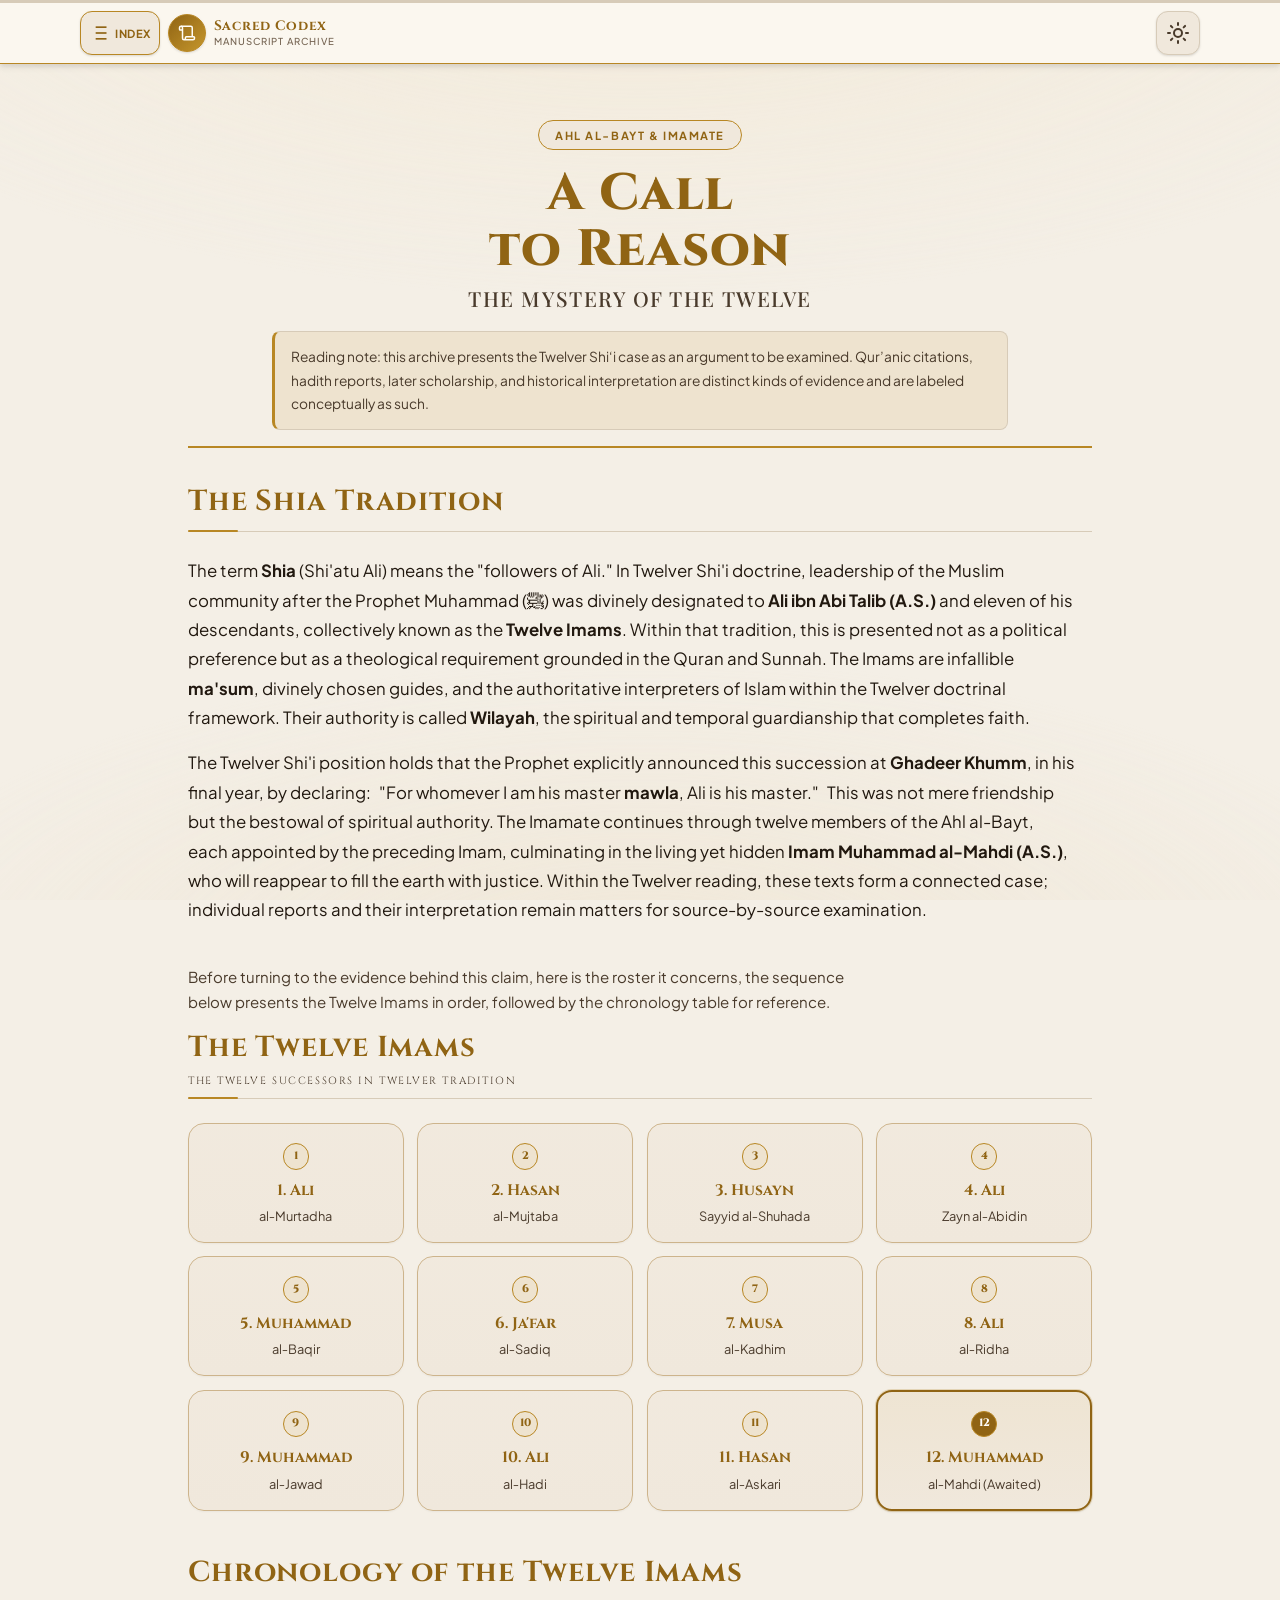
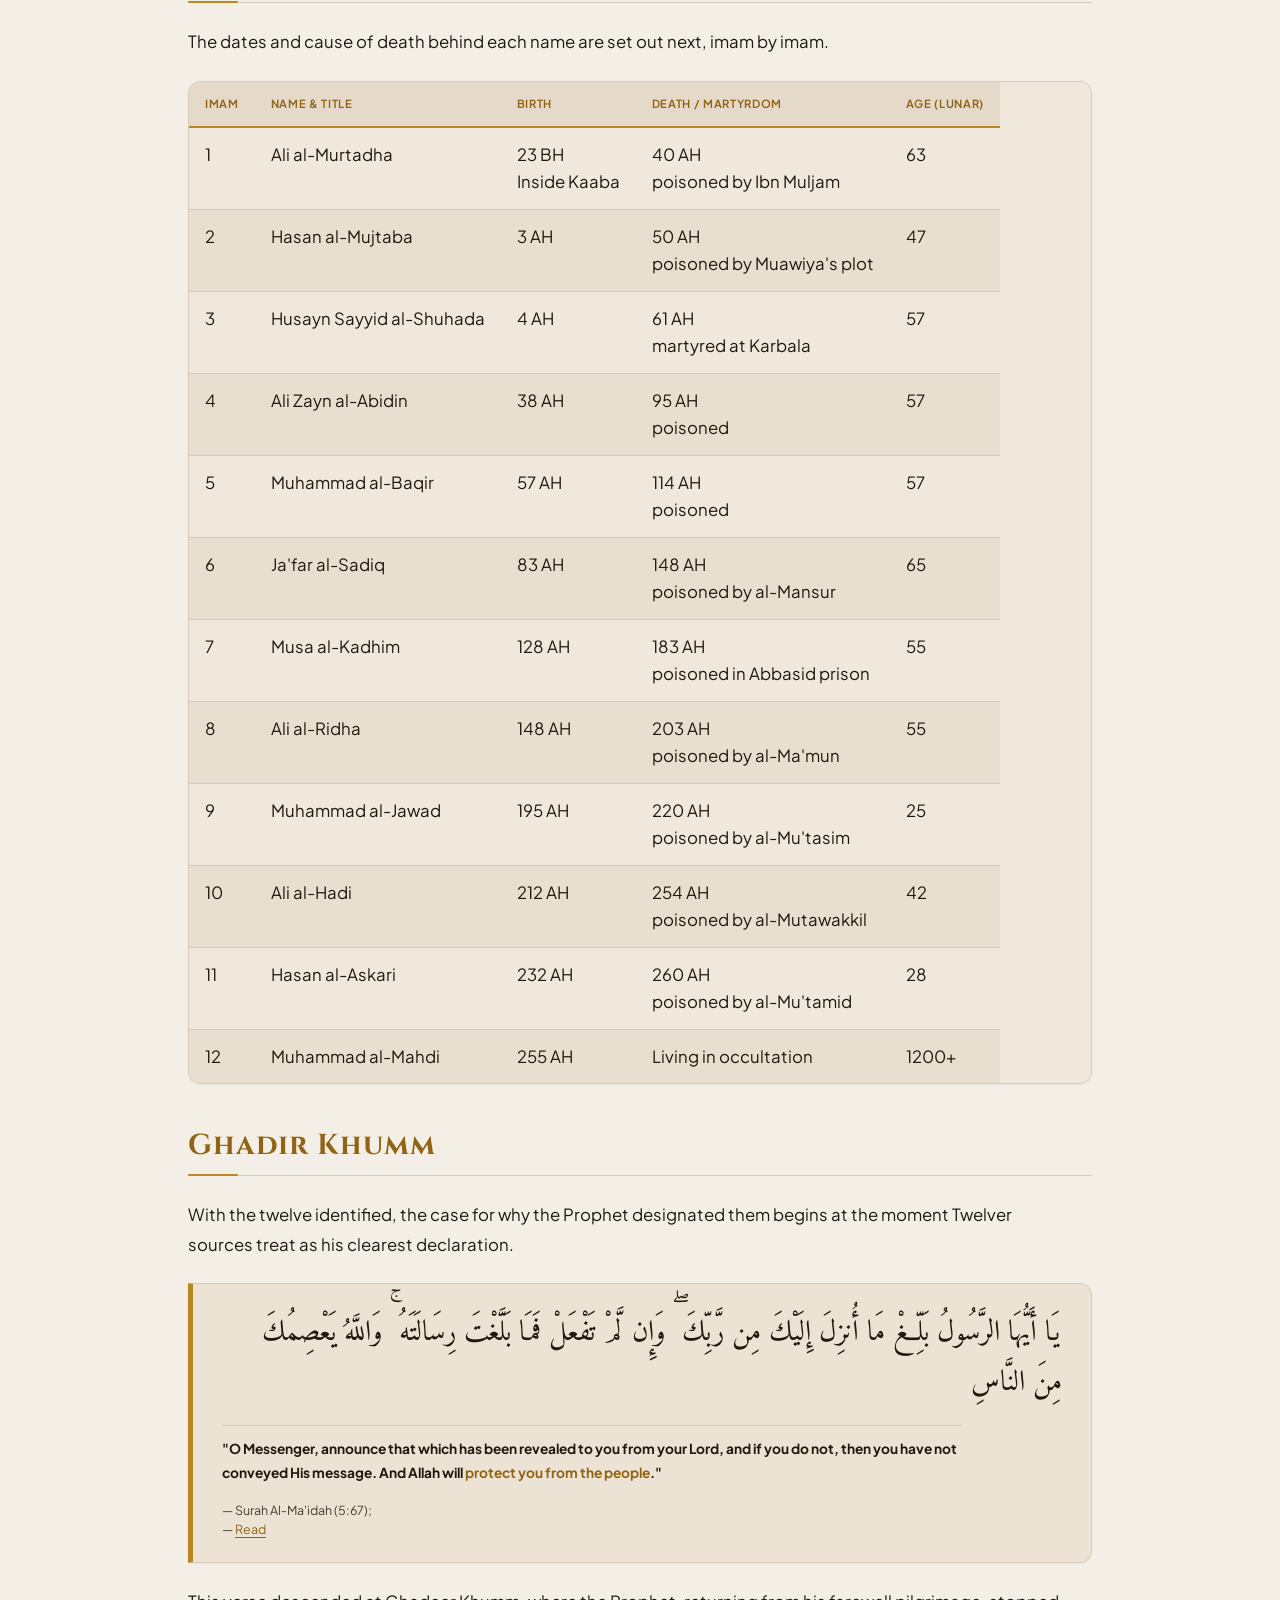
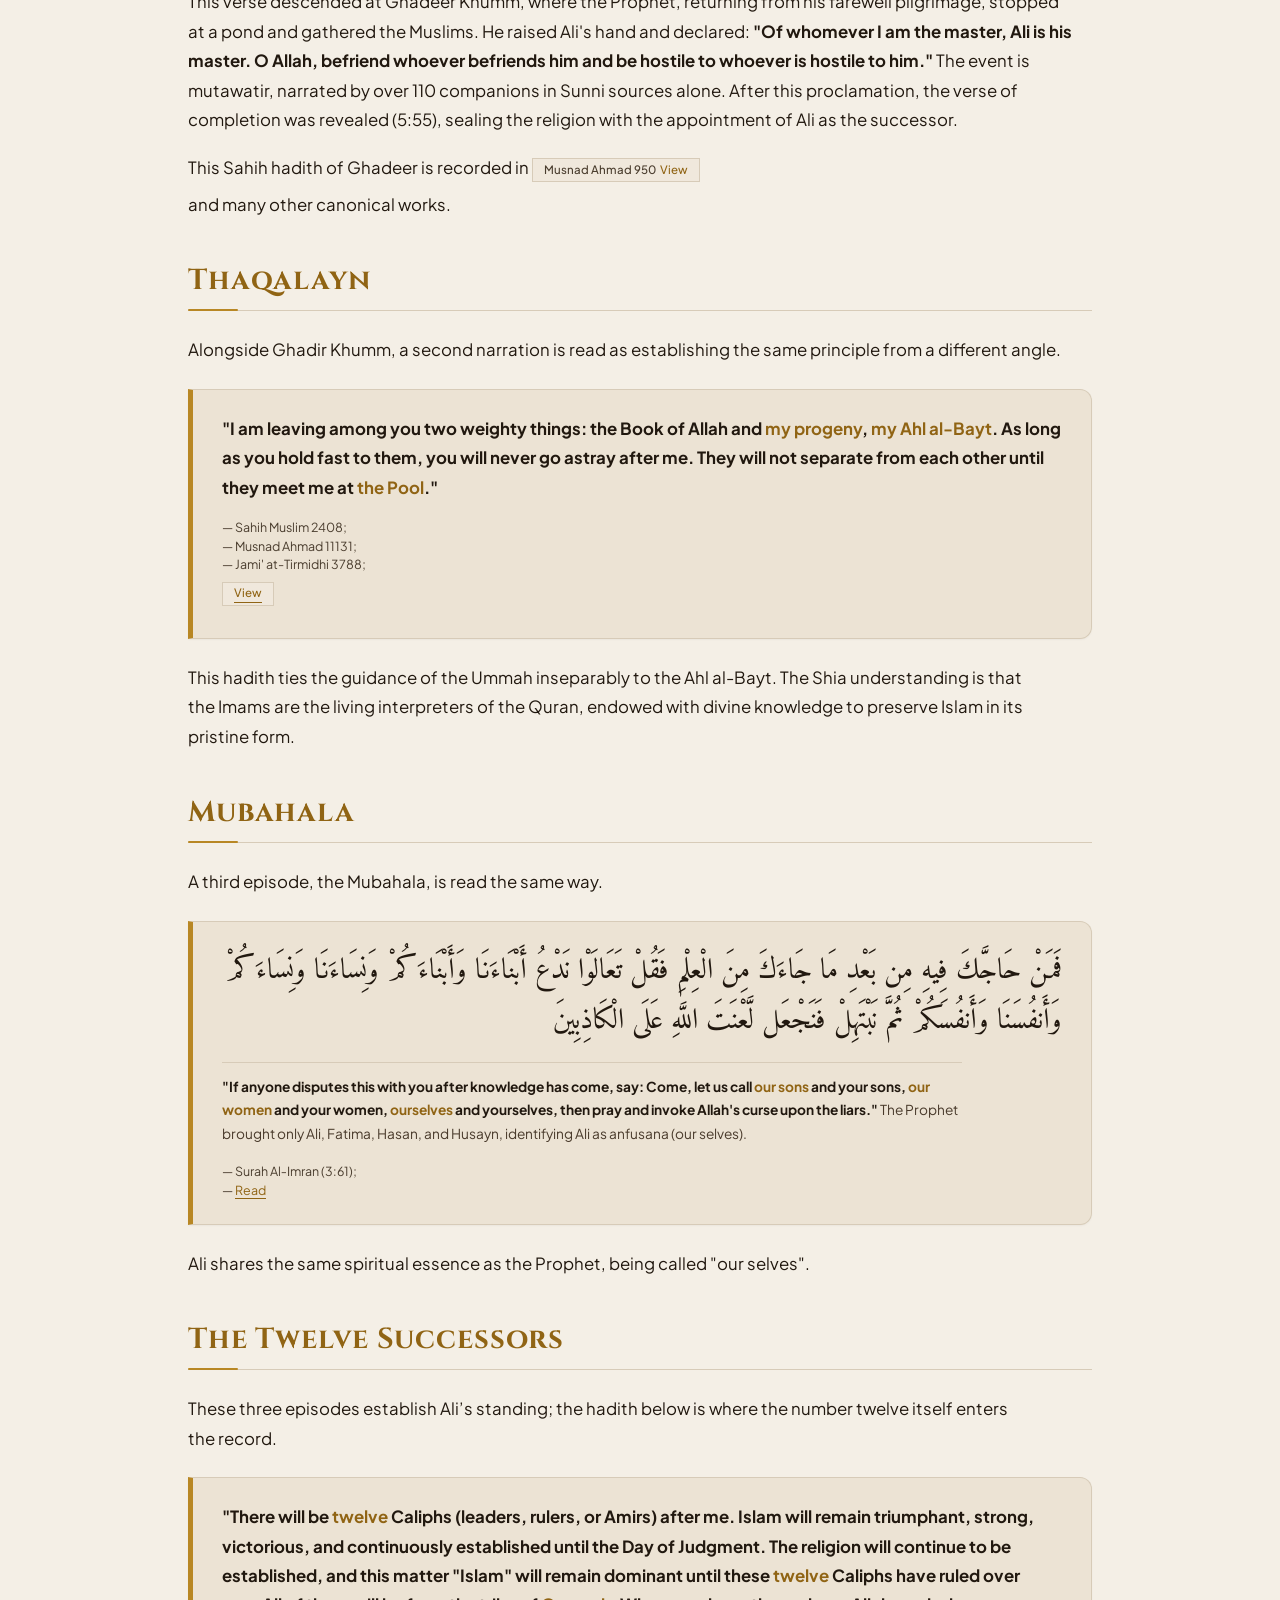
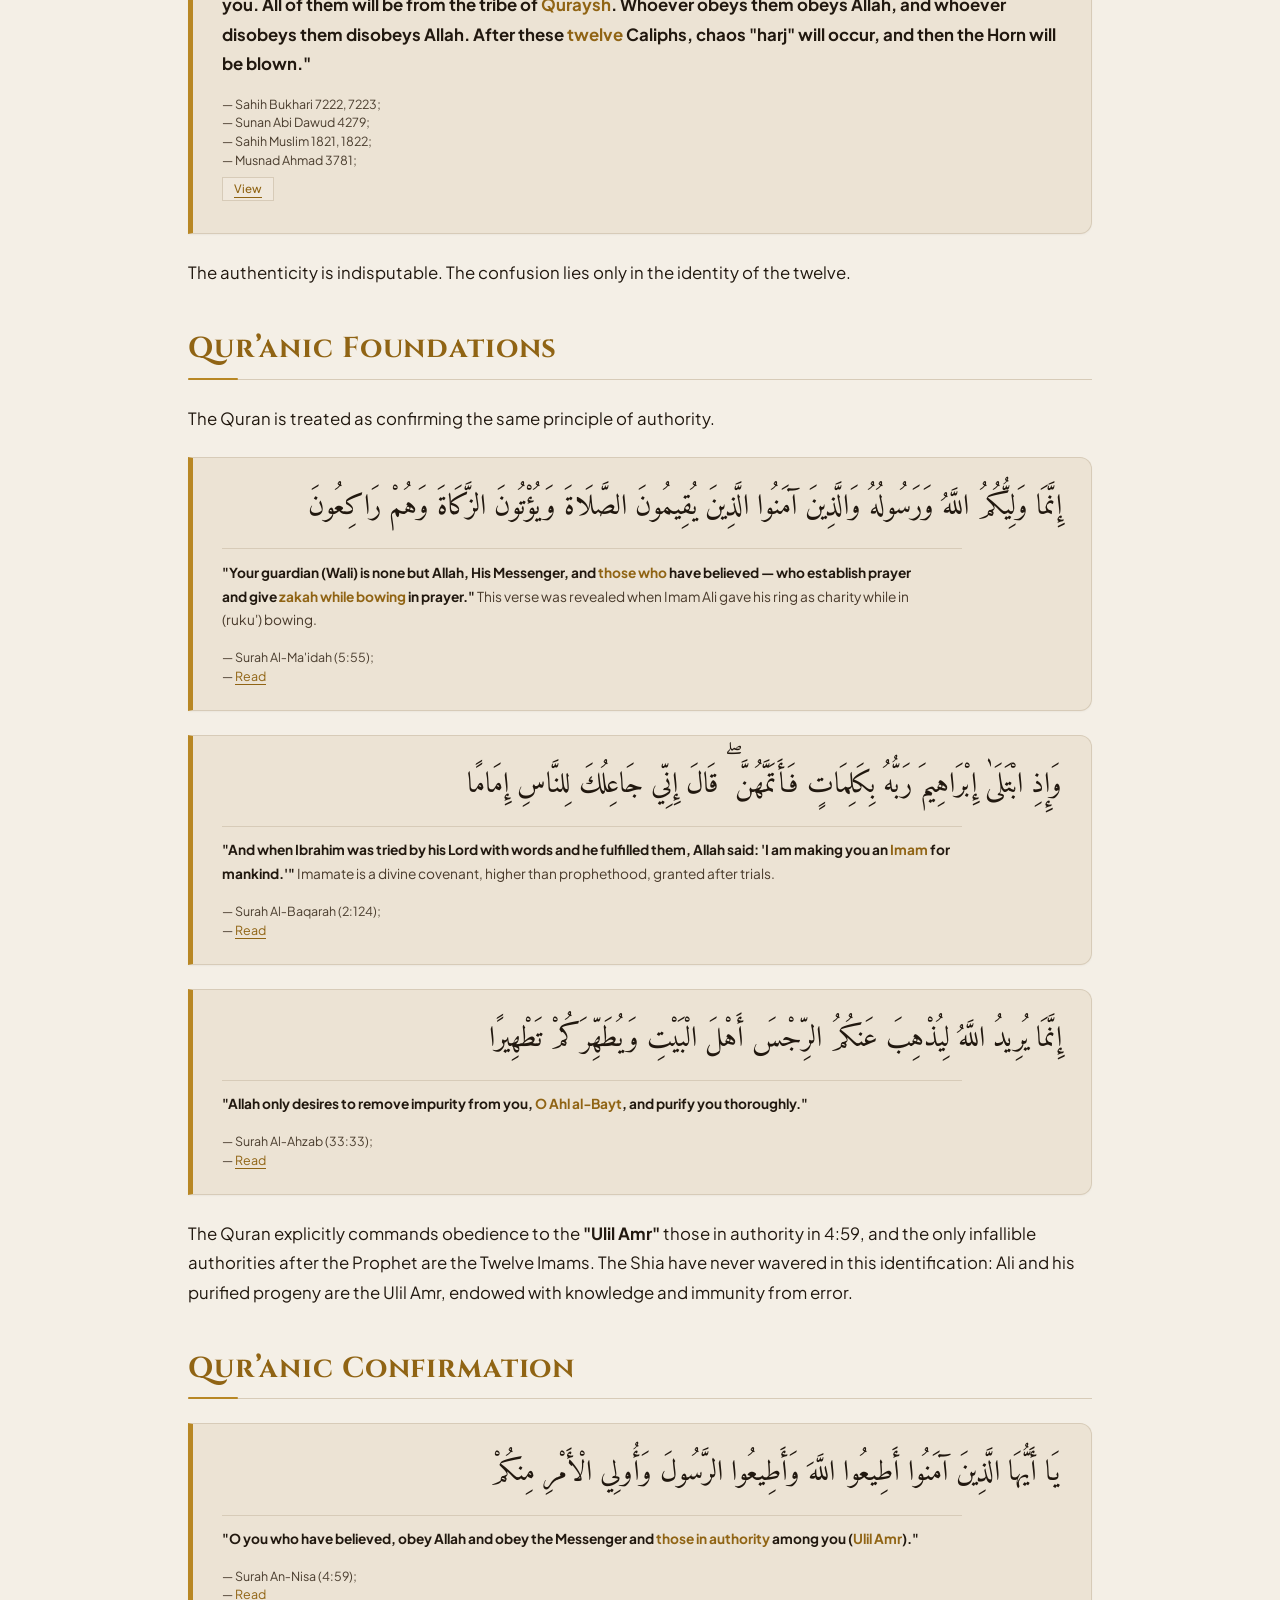
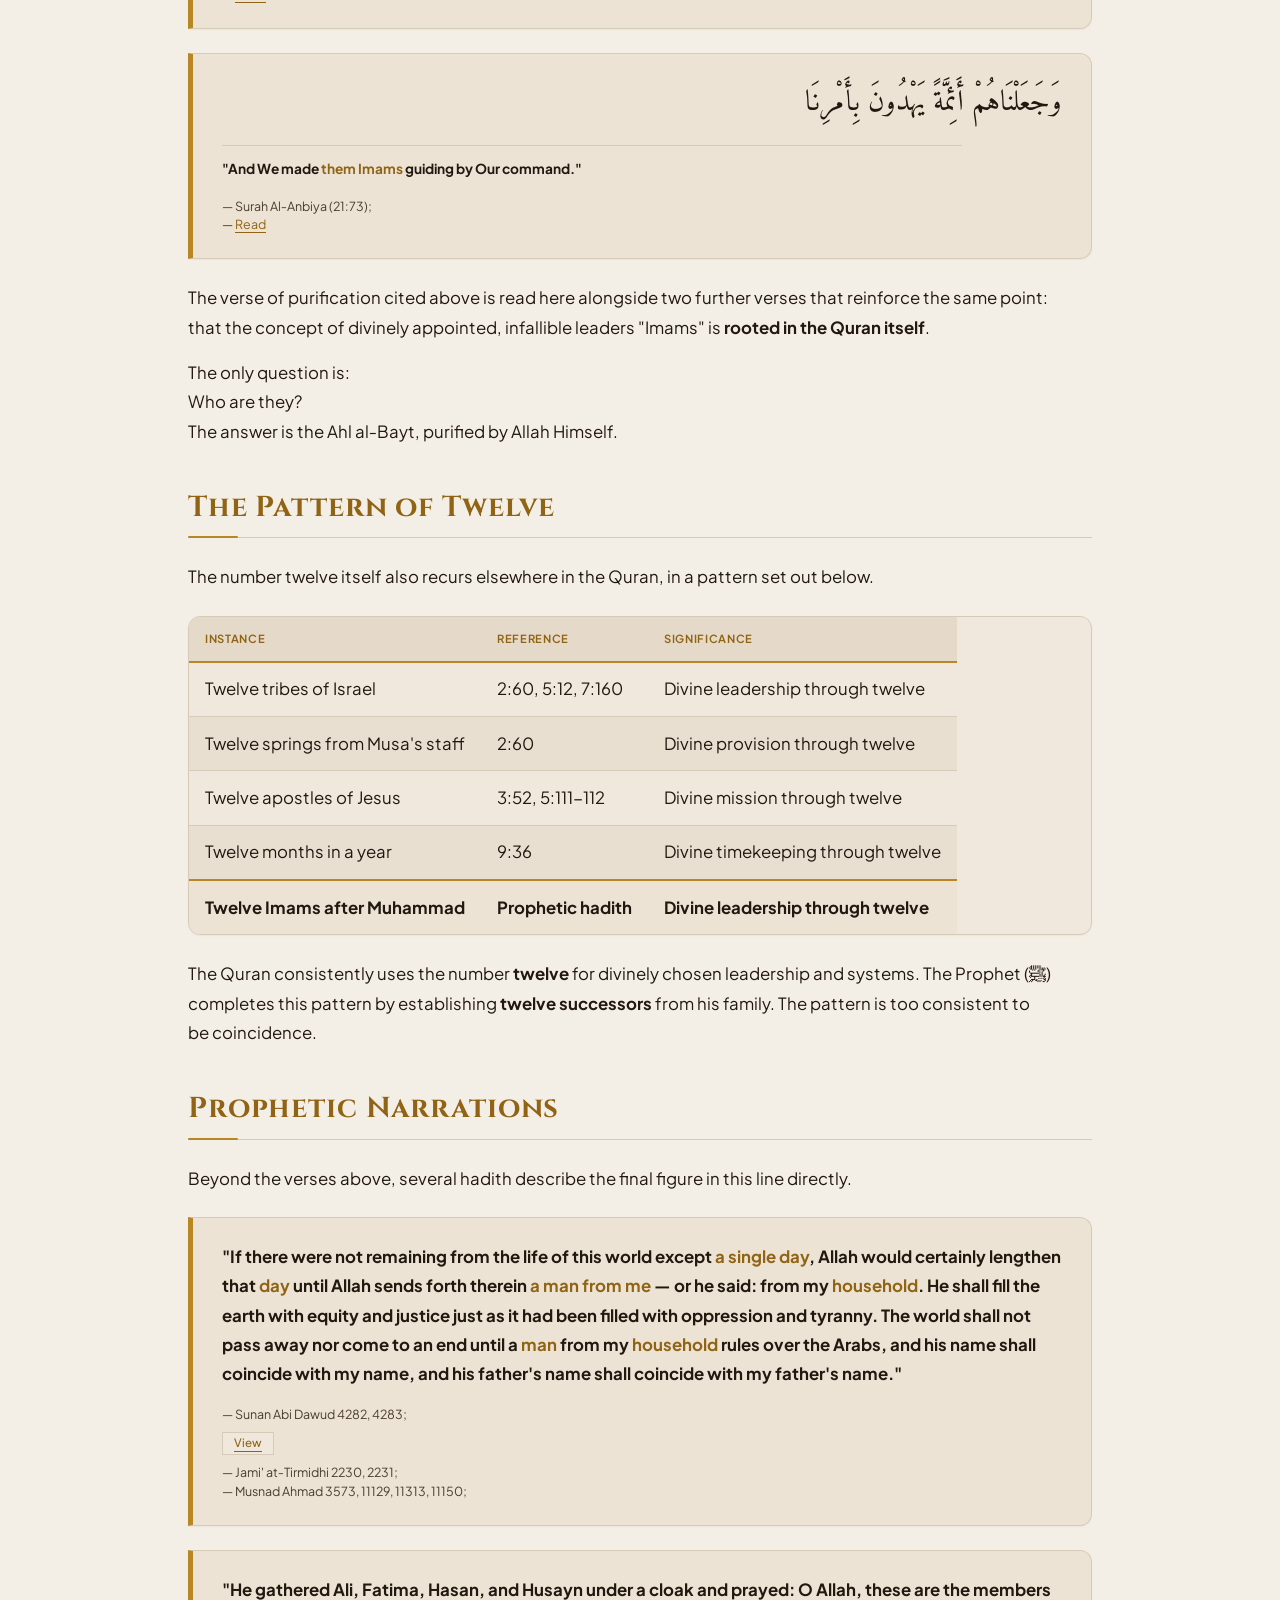
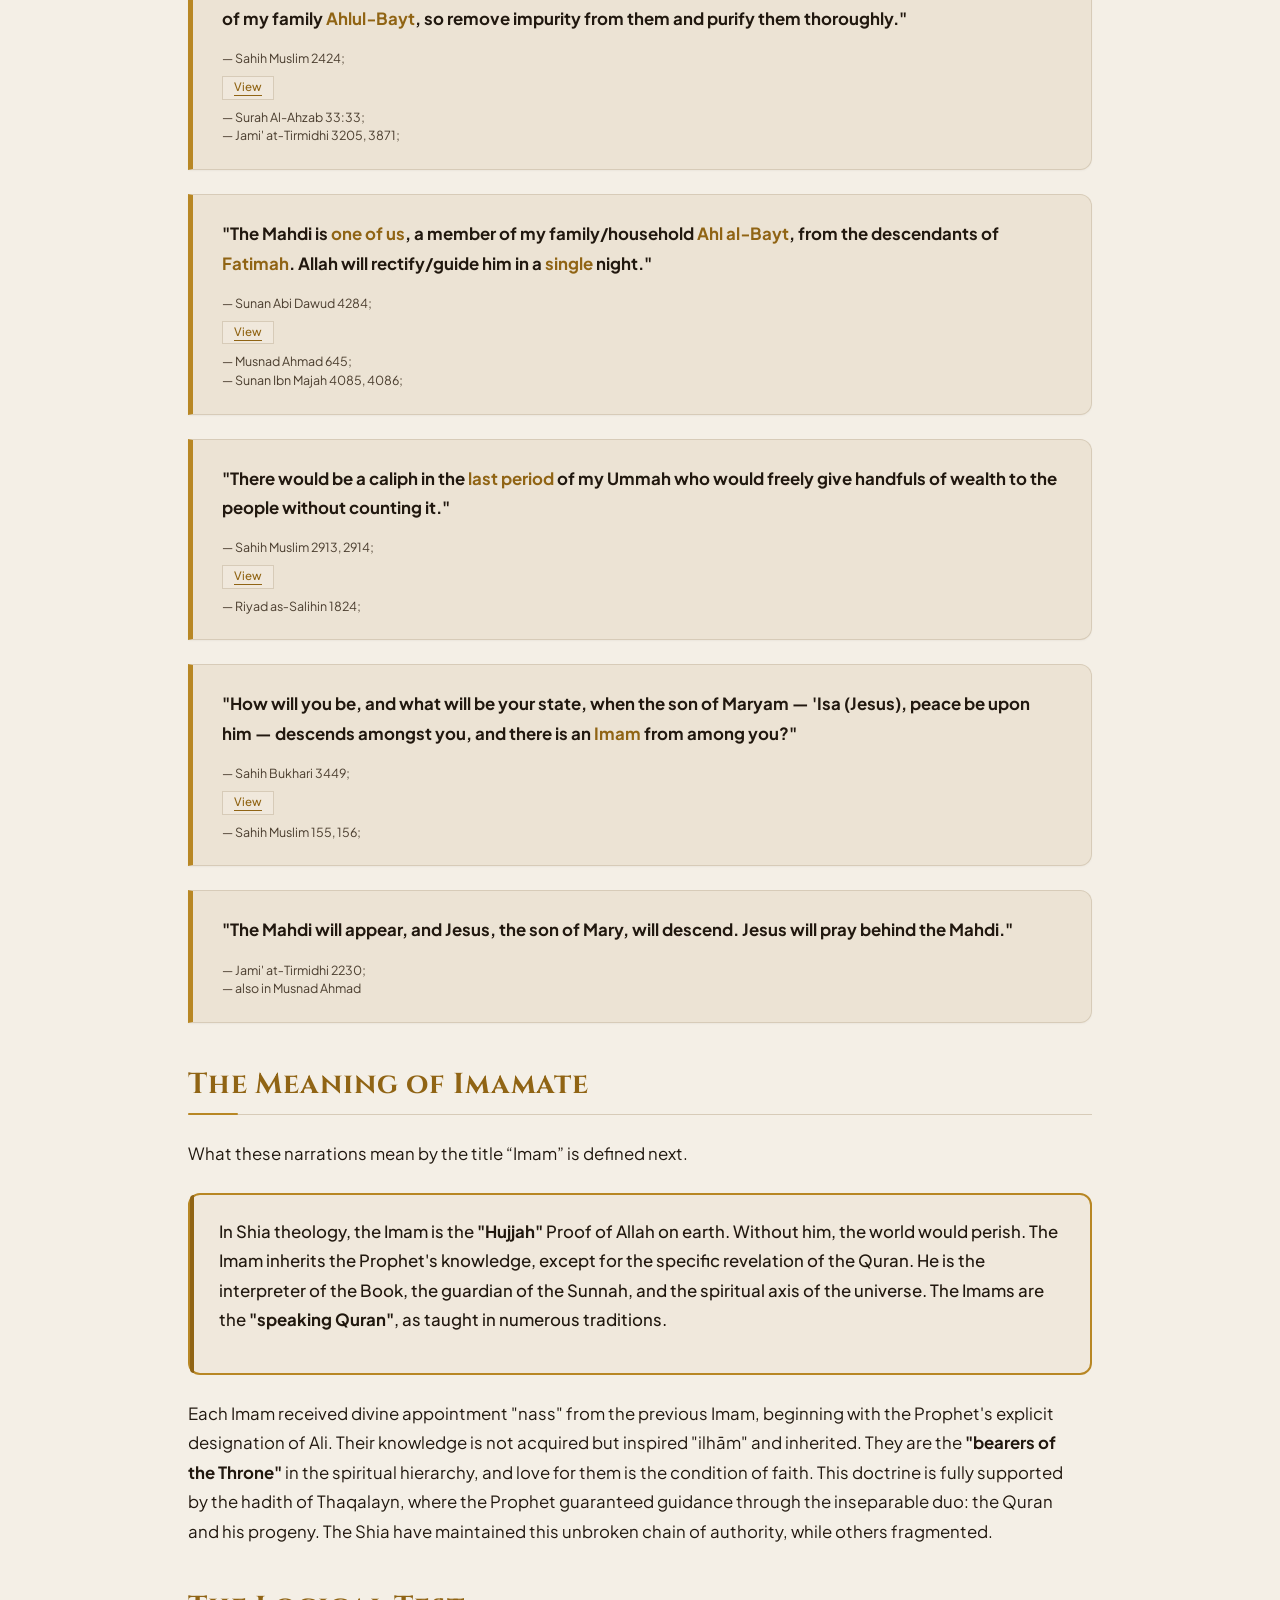
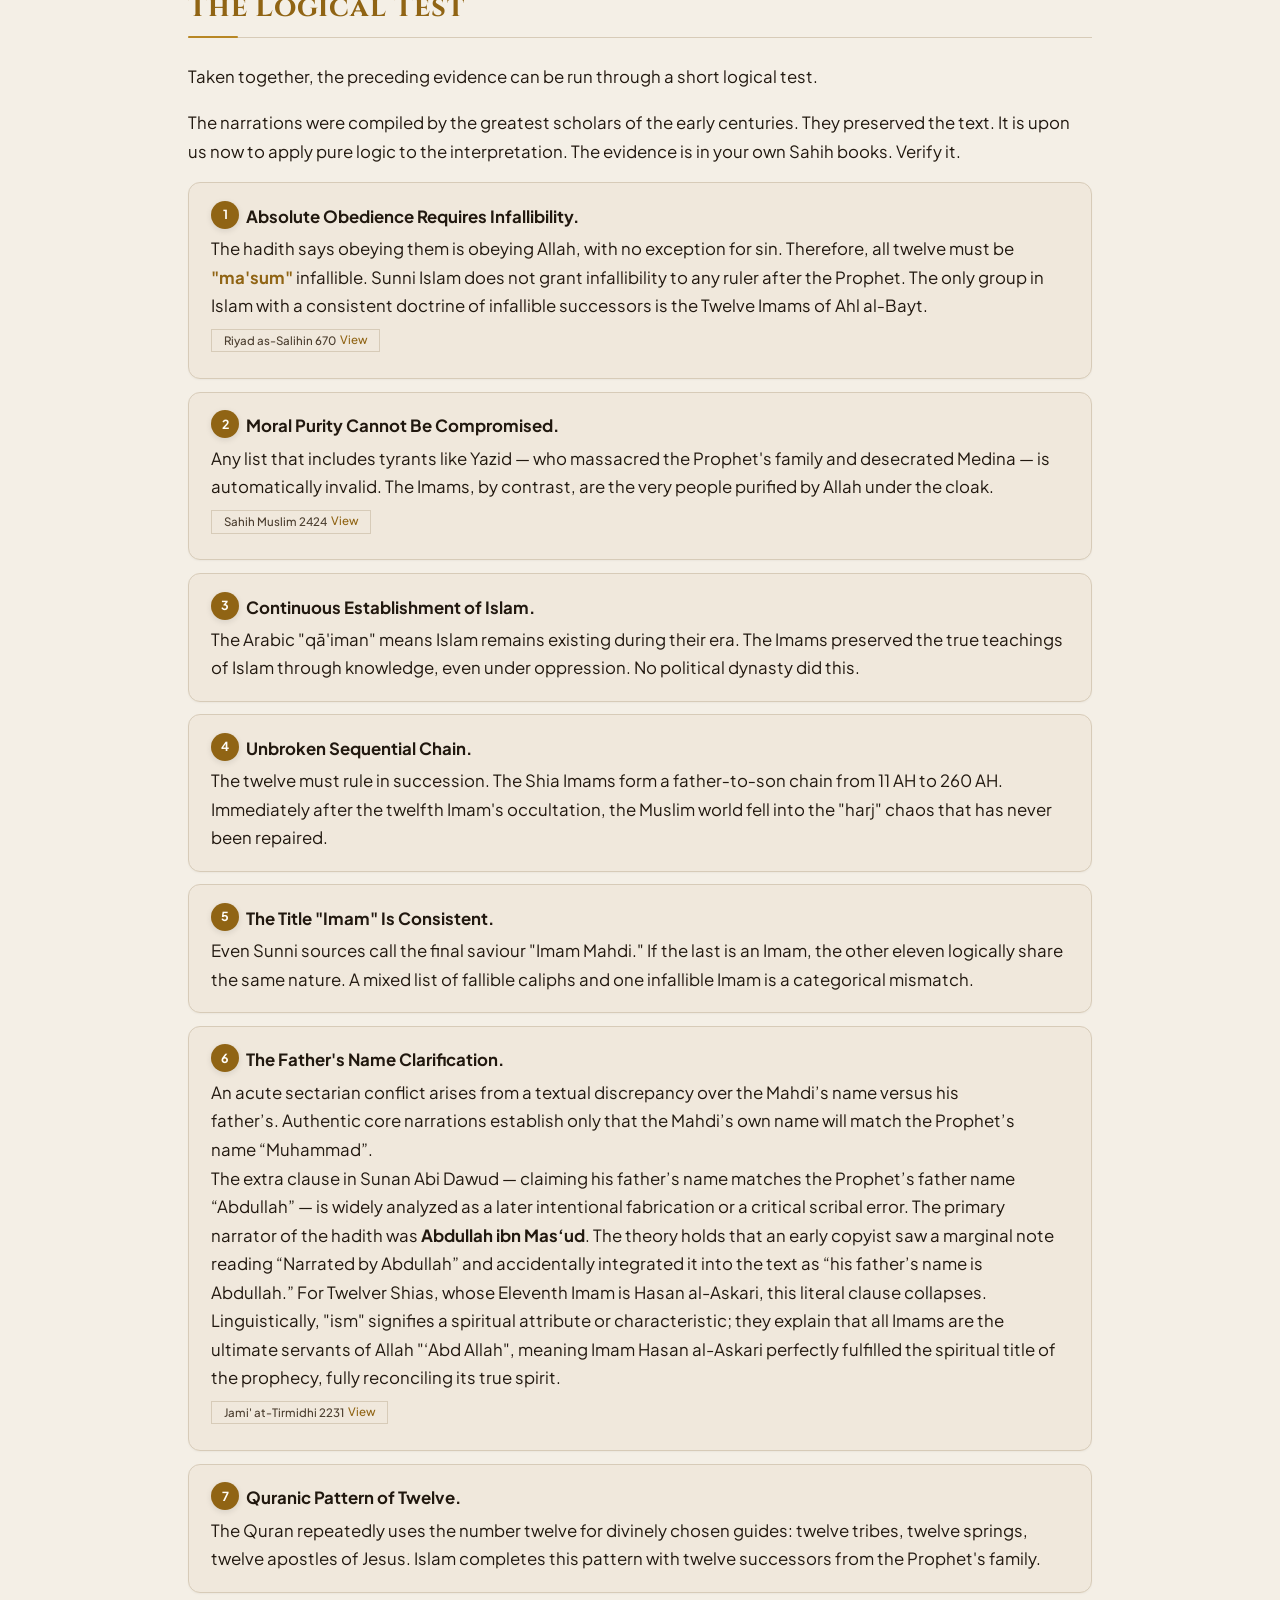
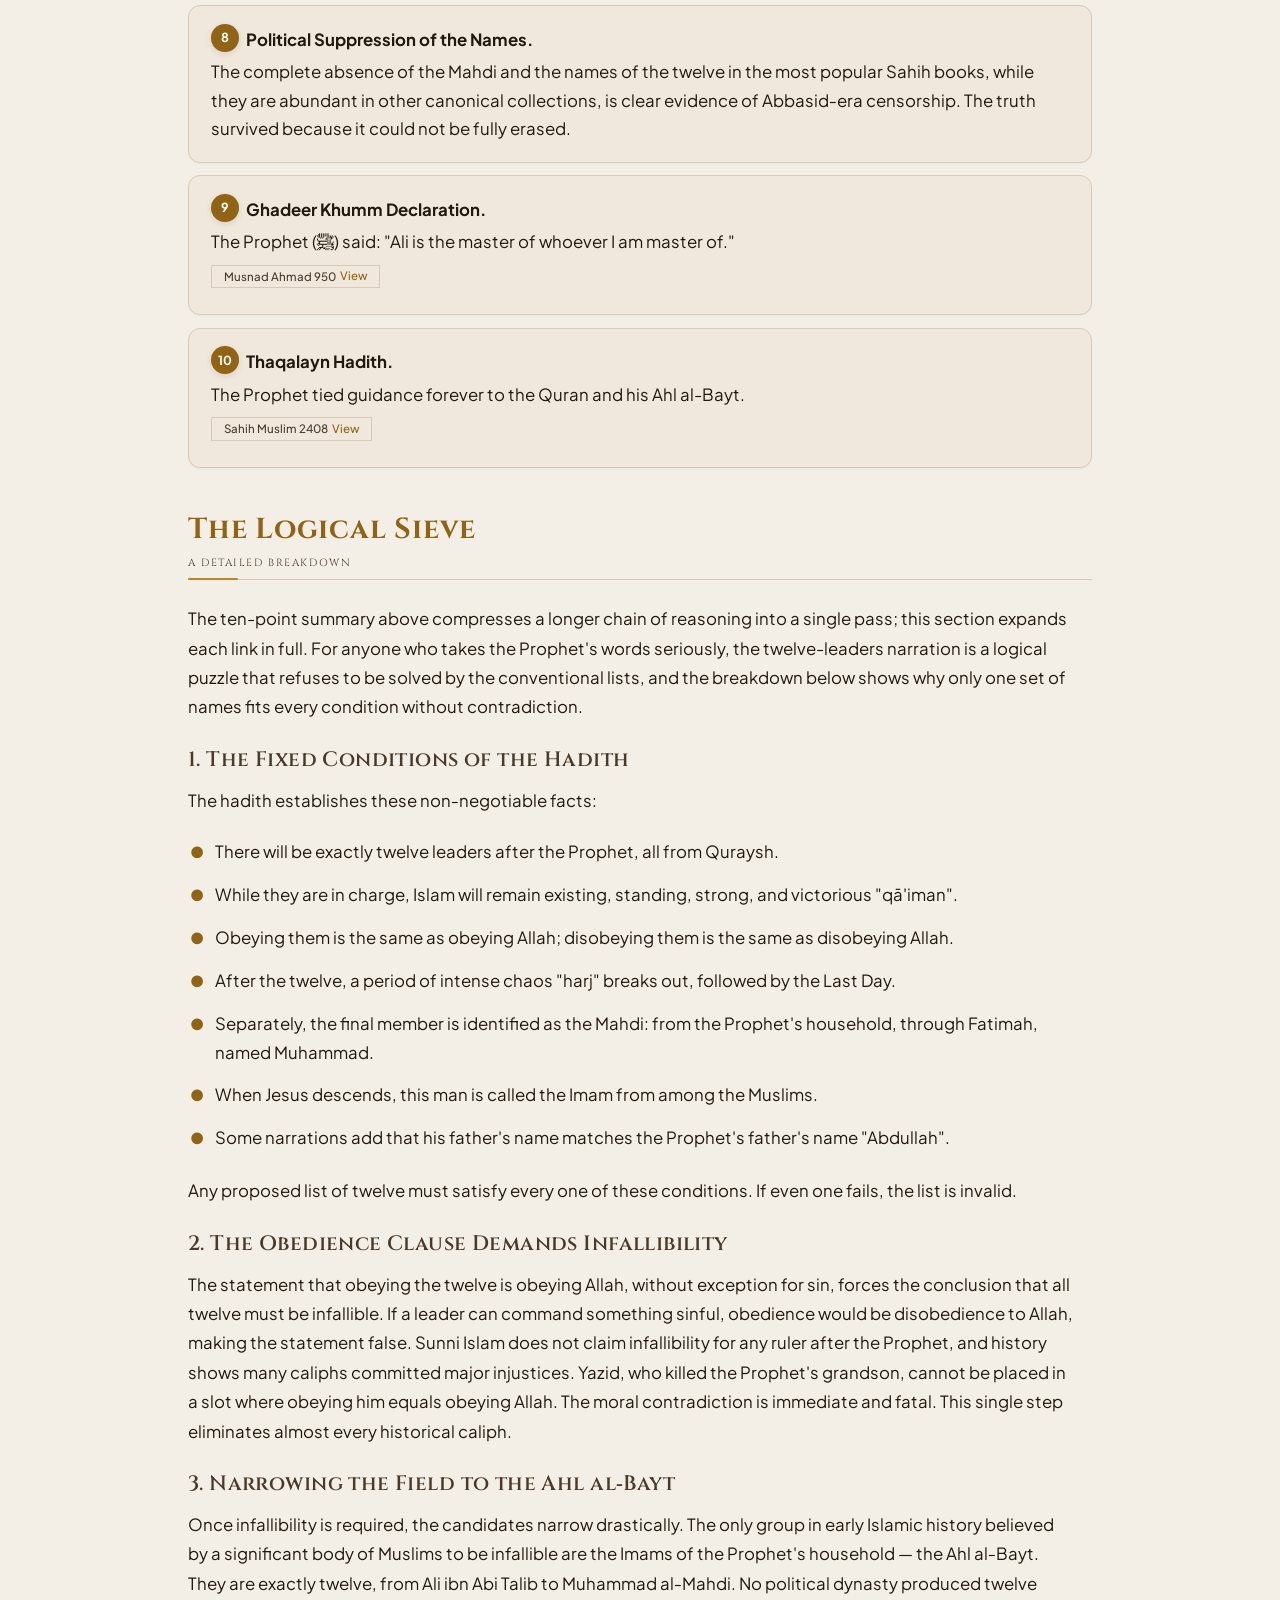
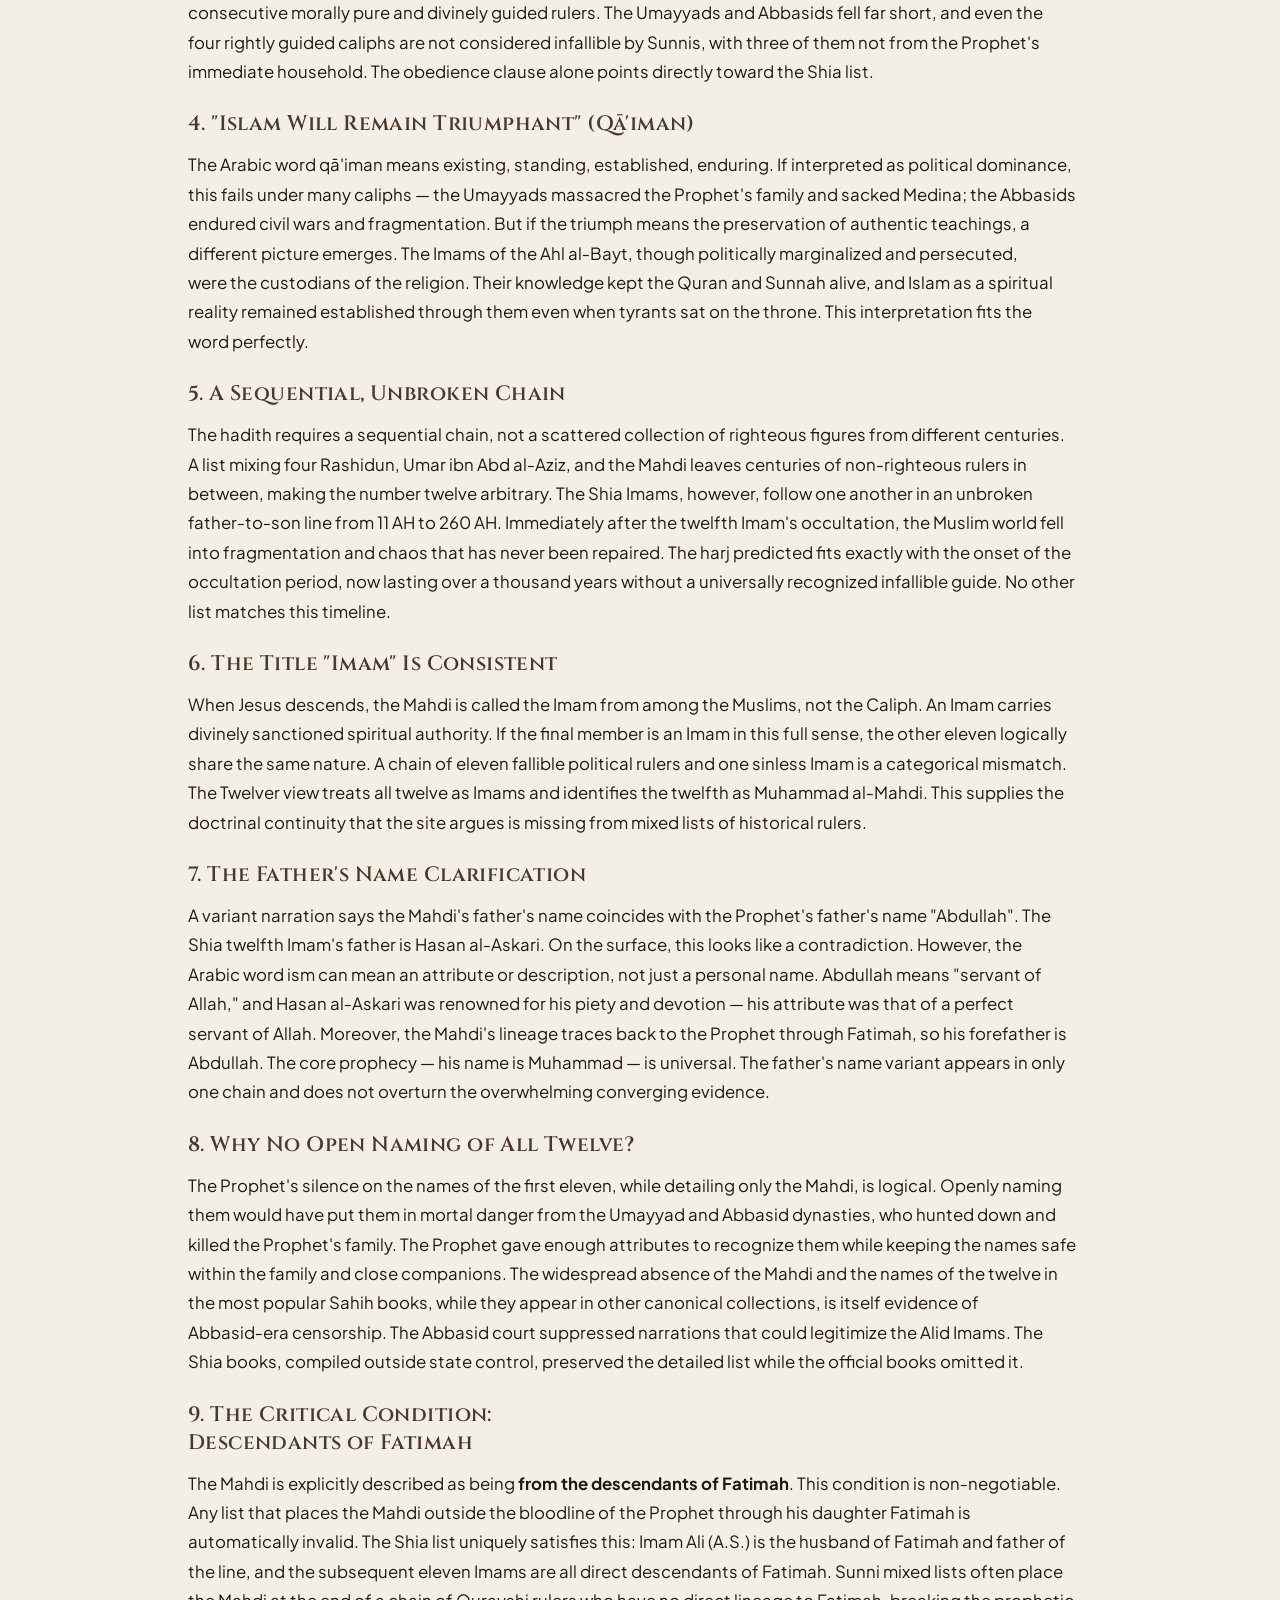
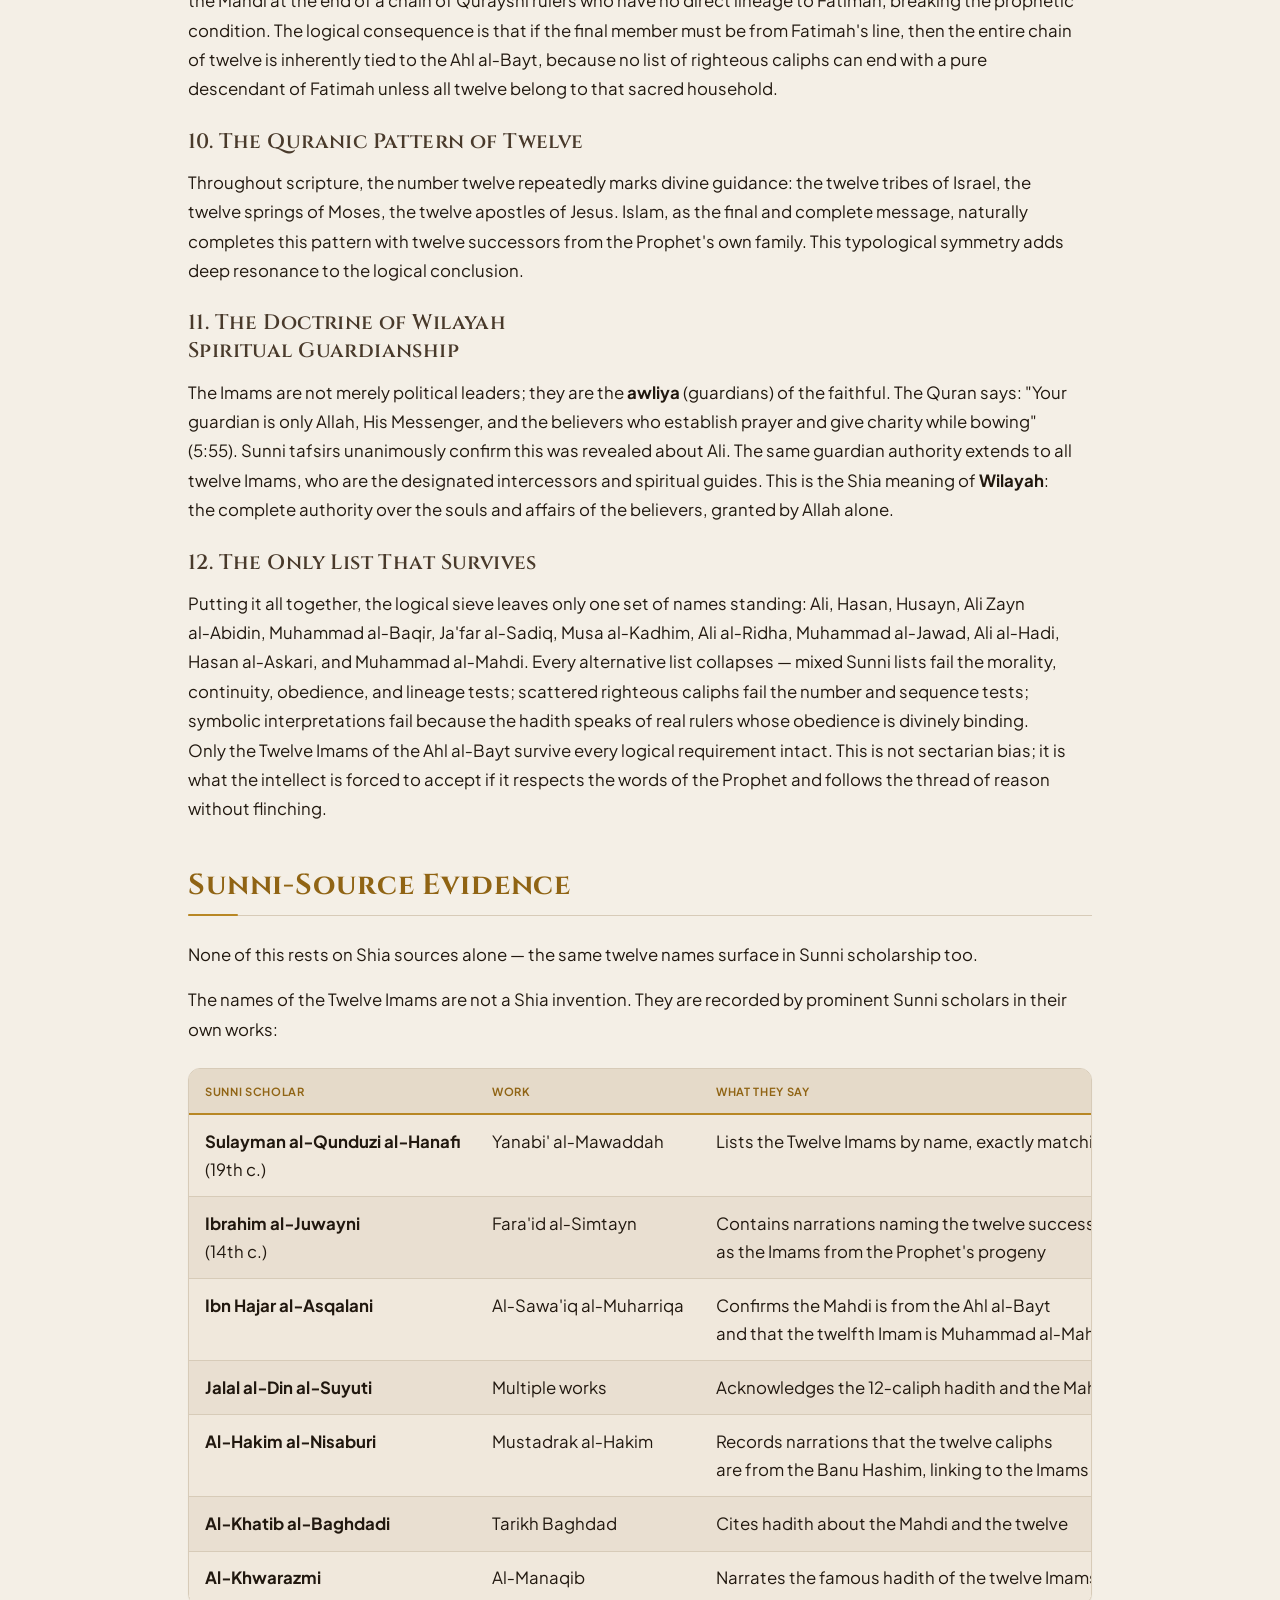
<file: mahdi-database.html>
<!DOCTYPE html><html dir="ltr" lang="en"><head><meta charset="utf-8"><meta content="width=device-width, initial-scale=1" name="viewport"><meta content="light dark" name="color-scheme"><meta content="#faf6ee" name="theme-color"><meta content="telephone=no" name="format-detection"><meta content="A structured study of Twelver Shi&lsquo;i claims about Imamate and the Mahdi, with Qur&rsquo;anic passages, hadith reports, historical context, and competing interpretations distinguished." name="description"><title>Sacred Codex &mdash; Mahdi Database</title><link href="https://sacredcodex.example/mahdi-database.html" rel="canonical"><meta content="article" property="og:type"><meta content="Sacred Codex" property="og:site_name"><meta content="en" property="og:locale"><meta content="Sacred Codex" property="og:title"><meta content="The Mystery of the Twelve: Logical proof from Quran, Hadith and history that the Twelve Imams are the only valid successors, with detailed Shia doctrine." property="og:description"><meta content="https://sacredcodex.example/mahdi-database.html" property="og:url"><meta content="summary_large_image" name="twitter:card"><meta content="Sacred Codex" name="twitter:title"><meta content="The Mystery of the Twelve: Logical proof from Quran, Hadith and history that the Twelve Imams are the only valid successors, with detailed Shia doctrine." name="twitter:description"><link href="https://fonts.googleapis.com" rel="preconnect"><link crossorigin href="https://fonts.gstatic.com" rel="preconnect"><link as="style" href="https://fonts.googleapis.com/css2?family=Amiri:wght@400;700&family=Cinzel:wght@600;700;800&family=Playfair+Display:ital,wght@0,500;0,600;1,500&family=Plus+Jakarta+Sans:wght@400;500;600;700&display=swap" rel="preload"><link href="https://fonts.googleapis.com/css2?family=Amiri:wght@400;700&family=Cinzel:wght@600;700;800&family=Playfair+Display:ital,wght@0,500;0,600;1,500&family=Plus+Jakarta+Sans:wght@400;500;600;700&display=swap" rel="stylesheet"><link href="style.css" rel="stylesheet"><link href="favicon.svg" rel="icon" type="image/svg+xml"><script>!function(){try{var t=localStorage.getItem('theme');t&&'light'!==t&&document.documentElement.setAttribute('data-theme',t)}catch(e){}}();</script><script type="application/ld+json">{"@context":"https://schema.org","@type":"Article","headline":"A Call to Reason","description":"A structured study of Twelver Shi’i claims about Imamate and the Mahdi, with Quranic passages, hadith reports, historical context, and competing interpretations distinguished.","inLanguage":"en","isPartOf":{"@type":"WebSite","name":"Sacred Codex","url":"https://sacredcodex.example/"},"url":"https://sacredcodex.example/mahdi-database.html","publisher":{"@type":"Organization","name":"Sacred Codex"}}</script></head><body><svg aria-hidden="true" style="position:absolute;width:0;height:0;overflow:hidden" xmlns="http://www.w3.org/2000/svg"><symbol id="icon-book" viewBox="0 0 24 24"><path d="M19 17V5a2 2 0 0 0-2-2H4"></path><path d="M8 21h12a2 2 0 0 0 2-2v-1a1 1 0 0 0-1-1H11a1 1 0 0 0-1 1v1a2 2 0 1 1-4 0V5a2 2 0 1 0-4 0v2a1 1 0 0 0 1 1h3"></path></symbol></svg><a class="skip-link" href="#main-content">Skip to main content</a><div class="page"><header class="site-header"><div aria-hidden="true" class="progress-bar"><div class="progress-bar__fill" id="progressBarInner"></div></div><div class="header__container"><div class="header__brand"><button aria-controls="sidebarNav" aria-expanded="false" aria-label="Toggle navigation" class="btn btn--sidebar-toggle" id="sidebarToggle" type="button"><svg aria-hidden="true" fill="none" height="20" stroke="currentColor" stroke-width="2" viewbox="0 0 24 24" width="20"><path d="M3 5h.01"></path><path d="M3 12h.01"></path><path d="M3 19h.01"></path><path d="M8 5h13"></path><path d="M8 12h13"></path><path d="M8 19h13"></path></svg><span class="btn__label">Index</span></button><button aria-label="Scroll to top" class="logo-link" id="brandScrollTop" type="button"><span class="logo-icon"><svg aria-hidden="true" fill="none" height="24" stroke="currentColor" stroke-width="2" viewbox="0 0 24 24" width="24"><use href="#icon-book"></use></svg></span><span class="logo-text"><span class="logo-text__title">Sacred Codex</span><span class="logo-text__sub">Manuscript Archive</span></span></button></div><div class="header__actions"><button aria-label="Switch theme" class="btn btn--icon" id="themeToggle" type="button"><svg aria-hidden="true" fill="none" height="24" id="themeIcon" stroke="currentColor" stroke-linecap="round" stroke-linejoin="round" stroke-width="2" viewbox="0 0 24 24" width="24"><circle cx="12" cy="12" r="4"></circle><path d="M12 2v2"></path><path d="M12 20v2"></path><path d="m4.93 4.93 1.41 1.41"></path><path d="m17.66 17.66 1.41 1.41"></path><path d="M2 12h2"></path><path d="M20 12h2"></path><path d="m6.34 17.66-1.41 1.41"></path><path d="m19.07 4.93-1.41 1.41"></path></svg></button></div></div></header><div aria-hidden="true" class="sidebar-overlay" id="sidebarOverlay"></div><nav aria-label="Main navigation" class="sidebar" id="sidebarNav" tabindex="-1"><h2 class="sr-only" id="sidebarTitle">Navigation</h2><a href="index.html">The Final Countdown</a><a aria-current="page" href="mahdi-database.html">Mahdi Database</a><a href="tawhid.html">Oneness of Allah</a><div aria-label="Theme selection" class="sidebar__themes" role="group"><button aria-pressed="true" class="sidebar__theme-btn active-theme" data-theme-value="light" type="button"><svg aria-hidden="true" fill="none" height="24" stroke="currentColor" stroke-width="2" viewbox="0 0 24 24" width="24"><circle cx="12" cy="12" r="4"></circle><path d="M12 2v2"></path><path d="M12 20v2"></path></svg>Parchment</button><button aria-pressed="false" class="sidebar__theme-btn" data-theme-value="dark" type="button"><svg aria-hidden="true" fill="none" height="24" stroke="currentColor" stroke-width="2" viewbox="0 0 24 24" width="24"><path d="M12 3a6 6 0 0 0 9 9 9 9 0 1 1-9-9Z"></path></svg>Dark</button><button aria-pressed="false" class="sidebar__theme-btn" data-theme-value="manuscript" type="button"><svg aria-hidden="true" fill="none" height="24" stroke="currentColor" stroke-width="2" viewbox="0 0 24 24" width="24"><use href="#icon-book"></use></svg>Manuscript</button></div></nav><main class="main-content" id="main-content"><article class="article"><header class="article__header"><span class="badge">Ahl al‑Bayt &amp; Imamate</span><h1>A Call<br>to Reason</h1><p class="article__subtitle">The Mystery of the Twelve</p><p class="u-source">Reading note: this archive presents the Twelver Shi&lsquo;i case as an argument to be examined. Qur&rsquo;anic citations, hadith reports, later scholarship, and historical interpretation are distinct kinds of evidence and are labeled conceptually as such.</p></header><section class="section"><h2>The Shia Tradition</h2><p>The term <strong>Shia</strong> (Shi'atu Ali) means the "followers of Ali." In Twelver Shi'i doctrine, leadership of the Muslim community after the Prophet Muhammad (ﷺ) was divinely designated to <strong>Ali ibn Abi Talib (A.S.)</strong> and eleven of his descendants, collectively known as the <strong>Twelve Imams</strong>. Within that tradition, this is presented not as a political preference but as a theological requirement grounded in the Quran and Sunnah. The Imams are infallible <strong>ma'sum</strong>, divinely chosen guides, and the authoritative interpreters of Islam within the Twelver doctrinal framework. Their authority is called <strong>Wilayah</strong>, the spiritual and temporal guardianship that completes faith.</p><p>The Twelver Shi'i position holds that the Prophet explicitly announced this succession at <strong>Ghadeer Khumm</strong>, in his final year, by declaring:&ensp;"For whomever I am his master <strong>mawla</strong>, Ali is his master."&ensp;This was not mere friendship but the bestowal of spiritual authority. The Imamate continues through twelve members of the Ahl al-Bayt, each appointed by the preceding Imam, culminating in the living yet hidden <strong>Imam Muhammad al-Mahdi (A.S.)</strong>, who will reappear to fill the earth with justice. Within the Twelver reading, these texts form a connected case; individual reports and their interpretation remain matters for source-by-source examination.</p></section><section class="section"><p class="imam-card-intro">Before turning to the evidence behind this claim, here is the roster it concerns, the sequence below presents the Twelve Imams in order, followed by the chronology table for reference.</p><h2>The Twelve Imams <small>The Twelve Successors in Twelver Tradition</small></h2><div class="imam-card-list"><div aria-label="1. Ali al‑Murtadha" class="imam-card"><span aria-hidden="true" class="imam-card__number">1</span><div class="name">1. Ali</div><div class="title">al‑Murtadha</div></div><div aria-label="2. Hasan al‑Mujtaba" class="imam-card"><span aria-hidden="true" class="imam-card__number">2</span><div class="name">2. Hasan</div><div class="title">al‑Mujtaba</div></div><div aria-label="3. Husayn Sayyid al‑Shuhada" class="imam-card"><span aria-hidden="true" class="imam-card__number">3</span><div class="name">3. Husayn</div><div class="title">Sayyid al‑Shuhada</div></div><div aria-label="4. Ali Zayn al‑Abidin" class="imam-card"><span aria-hidden="true" class="imam-card__number">4</span><div class="name">4. Ali</div><div class="title">Zayn al‑Abidin</div></div><div aria-label="5. Muhammad al‑Baqir" class="imam-card"><span aria-hidden="true" class="imam-card__number">5</span><div class="name">5. Muhammad</div><div class="title">al‑Baqir</div></div><div aria-label="6. Ja'far al‑Sadiq" class="imam-card"><span aria-hidden="true" class="imam-card__number">6</span><div class="name">6. Ja'far</div><div class="title">al‑Sadiq</div></div><div aria-label="7. Musa al‑Kadhim" class="imam-card"><span aria-hidden="true" class="imam-card__number">7</span><div class="name">7. Musa</div><div class="title">al‑Kadhim</div></div><div aria-label="8. Ali al‑Ridha" class="imam-card"><span aria-hidden="true" class="imam-card__number">8</span><div class="name">8. Ali</div><div class="title">al‑Ridha</div></div><div aria-label="9. Muhammad al‑Jawad" class="imam-card"><span aria-hidden="true" class="imam-card__number">9</span><div class="name">9. Muhammad</div><div class="title">al‑Jawad</div></div><div aria-label="10. Ali al‑Hadi" class="imam-card"><span aria-hidden="true" class="imam-card__number">10</span><div class="name">10. Ali</div><div class="title">al‑Hadi</div></div><div aria-label="11. Hasan al‑Askari" class="imam-card"><span aria-hidden="true" class="imam-card__number">11</span><div class="name">11. Hasan</div><div class="title">al‑Askari</div></div><div aria-label="12. Muhammad al‑Mahdi (Awaited)" class="imam-card u-imam-featured"><span aria-hidden="true" class="imam-card__number">12</span><div class="name">12. Muhammad</div><div class="title">al‑Mahdi (Awaited)</div></div></div></section><section class="section"><h2>Chronology of the Twelve Imams</h2><p class="section-lead">The dates and cause of death behind each name are set out next, imam by imam.</p><div class="table-wrapper"><table><caption>Chronology of the Twelve Imams</caption><thead><tr><th scope="col">Imam</th><th scope="col">Name &amp; Title</th><th scope="col">Birth</th><th scope="col">Death / Martyrdom</th><th scope="col">Age (Lunar)</th></tr></thead><tbody><tr><td>1</td><td>Ali al-Murtadha</td><td>23 BH<br>Inside Kaaba</td><td>40 AH<br>poisoned by Ibn Muljam</td><td>63</td></tr><tr><td>2</td><td>Hasan al-Mujtaba</td><td>3 AH</td><td>50 AH<br>poisoned by Muawiya's plot</td><td>47</td></tr><tr><td>3</td><td>Husayn Sayyid al-Shuhada</td><td>4 AH</td><td>61 AH<br>martyred at Karbala</td><td>57</td></tr><tr><td>4</td><td>Ali Zayn al-Abidin</td><td>38 AH</td><td>95 AH<br>poisoned</td><td>57</td></tr><tr><td>5</td><td>Muhammad al-Baqir</td><td>57 AH</td><td>114 AH<br>poisoned</td><td>57</td></tr><tr><td>6</td><td>Ja'far al-Sadiq</td><td>83 AH</td><td>148 AH<br>poisoned by al-Mansur</td><td>65</td></tr><tr><td>7</td><td>Musa al-Kadhim</td><td>128 AH</td><td>183 AH<br>poisoned in Abbasid prison</td><td>55</td></tr><tr><td>8</td><td>Ali al-Ridha</td><td>148 AH</td><td>203 AH<br>poisoned by al-Ma'mun</td><td>55</td></tr><tr><td>9</td><td>Muhammad al-Jawad</td><td>195 AH</td><td>220 AH<br>poisoned by al-Mu'tasim</td><td>25</td></tr><tr><td>10</td><td>Ali al-Hadi</td><td>212 AH</td><td>254 AH<br>poisoned by al-Mutawakkil</td><td>42</td></tr><tr><td>11</td><td>Hasan al-Askari</td><td>232 AH</td><td>260 AH<br>poisoned by al-Mu'tamid</td><td>28</td></tr><tr><td>12</td><td>Muhammad al-Mahdi</td><td>255 AH</td><td>Living in occultation</td><td>1200+</td></tr></tbody></table></div></section><section class="section"><h2>Ghadir Khumm</h2><p class="section-lead">With the twelve identified, the case for why the Prophet designated them begins at the moment Twelver sources treat as his clearest declaration.</p><blockquote class="verse-box" data-verse="5:67"></blockquote><p>This verse descended at Ghadeer Khumm, where the Prophet, returning from his farewell pilgrimage, stopped at a pond and gathered the Muslims. He raised Ali's hand and declared: <strong>"Of whomever I am the master, Ali is his master. O Allah, befriend whoever befriends him and be hostile to whoever is hostile to him."</strong> The event is mutawatir, narrated by over 110 companions in Sunni sources alone. After this proclamation, the verse of completion was revealed (5:55), sealing the religion with the appointment of Ali as the successor.</p><p>This Sahih hadith of Ghadeer is recorded in <span class="hadith-inline">Musnad Ahmad 950 <a href="https://sunnah.com/ahmad:950" rel="noopener" target="_blank">View</a></span><br>and many other canonical works.</p></section><section class="section"><h2>Thaqalayn</h2><p class="section-lead">Alongside Ghadir Khumm, a second narration is read as establishing the same principle from a different angle.</p><blockquote class="verse-box"><p><strong>"I am leaving among you two weighty things: the Book of Allah and <span class="highlight">my progeny</span>, <span class="highlight">my Ahl al-Bayt</span>. As long as you hold fast to them, you will never go astray after me. They will not separate from each other until they meet me at <span class="highlight">the Pool</span>."</strong></p><cite class="verse-box__source">&mdash; Sahih Muslim 2408;<br>&mdash; Musnad Ahmad 11131;<br>&mdash; Jami' at-Tirmidhi 3788;<br><span class="hadith-inline"><a href="https://sunnah.com/tirmidhi:3788" rel="noopener" target="_blank">View</a></span></cite></blockquote><p>This hadith ties the guidance of the Ummah inseparably to the Ahl al-Bayt. The Shia understanding is that the Imams are the living interpreters of the Quran, endowed with divine knowledge to preserve Islam in its pristine form.</p></section><section class="section"><h2>Mubahala</h2><p class="section-lead">A third episode, the Mubahala, is read the same way.</p><blockquote class="verse-box" data-verse="3:61"></blockquote><p>Ali shares the same spiritual essence as the Prophet, being called "our selves".</p></section><section class="section"><h2>The Twelve Successors</h2><p class="section-lead">These three episodes establish Ali’s standing; the hadith below is where the number twelve itself enters the record.</p><blockquote class="verse-box"><p><strong>"There will be <span class="highlight">twelve</span> Caliphs (leaders, rulers, or Amirs) after me. Islam will remain triumphant, strong, victorious, and continuously established until the Day of Judgment. The religion will continue to be established, and this matter "Islam" will remain dominant until these <span class="highlight">twelve</span> Caliphs have ruled over you. All of them will be from the tribe of <span class="highlight">Quraysh</span>. Whoever obeys them obeys Allah, and whoever disobeys them disobeys Allah. After these <span class="highlight">twelve</span> Caliphs, chaos "harj" will occur, and then the Horn will be blown."</strong></p><cite class="verse-box__source">&mdash; Sahih Bukhari 7222, 7223;<br>&mdash; Sunan Abi Dawud 4279;<br>&mdash; Sahih Muslim 1821, 1822;<br>&mdash; Musnad Ahmad 3781;<br><span class="hadith-inline"><a href="https://sunnah.com/bukhari:7222" rel="noopener" target="_blank">View</a></span></cite></blockquote><p>The authenticity is indisputable. The confusion lies only in the identity of the twelve.</p></section><section class="section"><h2>Qur&rsquo;anic Foundations</h2><p class="section-lead">The Quran is treated as confirming the same principle of authority.</p><blockquote class="verse-box" data-verse="5:55"></blockquote><blockquote class="verse-box" data-verse="2:124"></blockquote><blockquote class="verse-box" data-verse="33:33"></blockquote><p>The Quran explicitly commands obedience to the <strong>"Ulil Amr"</strong> those in authority in 4:59, and the only infallible authorities after the Prophet are the Twelve Imams. The Shia have never wavered in this identification: Ali and his purified progeny are the Ulil Amr, endowed with knowledge and immunity from error.</p></section><section class="section"><h2>Qur&rsquo;anic Confirmation</h2><blockquote class="verse-box" data-verse="4:59"></blockquote><blockquote class="verse-box" data-verse="21:73"></blockquote><p>The verse of purification cited above is read here alongside two further verses that reinforce the same point: that the concept of divinely appointed, infallible leaders "Imams" is <strong>rooted in the Quran itself</strong>.</p><p>The only question is: <br>Who are they? <br>The answer is the Ahl al‑Bayt, purified by Allah Himself.</p></section><section class="section"><h2>The Pattern of Twelve</h2><p class="section-lead">The number twelve itself also recurs elsewhere in the Quran, in a pattern set out below.</p><div class="table-wrapper"><table><caption>The Quranic Pattern of Twelve</caption><thead><tr><th scope="col">Instance</th><th scope="col">Reference</th><th scope="col">Significance</th></tr></thead><tbody><tr><td>Twelve tribes of Israel</td><td>2:60, 5:12, 7:160</td><td>Divine leadership through twelve</td></tr><tr><td>Twelve springs from Musa's staff</td><td>2:60</td><td>Divine provision through twelve</td></tr><tr><td>Twelve apostles of Jesus</td><td>3:52, 5:111-112</td><td>Divine mission through twelve</td></tr><tr><td>Twelve months in a year</td><td>9:36</td><td>Divine timekeeping through twelve</td></tr><tr class="highlight-row"><td><strong>Twelve Imams after Muhammad</strong></td><td><strong>Prophetic hadith</strong></td><td><strong>Divine leadership through twelve</strong></td></tr></tbody></table></div><p>The Quran consistently uses the number <strong>twelve</strong> for divinely chosen leadership and systems. The Prophet (ﷺ) completes this pattern by establishing <strong>twelve successors</strong> from his family. The pattern is too consistent to be coincidence.</p></section><section class="section"><h2>Prophetic Narrations</h2><p class="section-lead">Beyond the verses above, several hadith describe the final figure in this line directly.</p><blockquote class="verse-box"><p><strong>"If there were not remaining from the life of this world except <span class="highlight">a single day</span>, Allah would certainly lengthen that <span class="highlight">day</span> until Allah sends forth therein <span class="highlight">a man from me</span> &mdash; or he said: from my <span class="highlight">household</span>. He shall fill the earth with equity and justice just as it had been filled with oppression and tyranny. The world shall not pass away nor come to an end until a <span class="highlight">man</span> from my <span class="highlight">household</span> rules over the Arabs, and his name shall coincide with my name, and his father's name shall coincide with my father's name."</strong></p><cite class="verse-box__source">&mdash; Sunan Abi Dawud 4282, 4283;<br><span class="hadith-inline"><a href="https://sunnah.com/abudawud:4282" rel="noopener" target="_blank">View</a></span><br>&mdash; Jami' at‑Tirmidhi 2230, 2231;<br>&mdash; Musnad Ahmad 3573, 11129, 11313, 11150;</cite></blockquote><blockquote class="verse-box"><p><strong>"He gathered Ali, Fatima, Hasan, and Husayn under a cloak and prayed: O Allah, these are the members of my family <span class="highlight">Ahlul‑Bayt</span>, so remove impurity from them and purify them thoroughly."</strong></p><cite class="verse-box__source">&mdash; Sahih Muslim 2424;<br><span class="hadith-inline"><a href="https://sunnah.com/muslim:2424" rel="noopener" target="_blank">View</a></span><br>&mdash; Surah Al-Ahzab 33:33;<br>&mdash; Jami' at‑Tirmidhi 3205, 3871;</cite></blockquote><blockquote class="verse-box"><p><strong>"The Mahdi is <span class="highlight">one of us</span>, a member of my family/household <span class="highlight">Ahl al‑Bayt</span>, from the descendants of <span class="highlight">Fatimah</span>. Allah will rectify/guide him in a <span class="highlight">single</span> night."</strong></p><cite class="verse-box__source">&mdash; Sunan Abi Dawud 4284;<br><span class="hadith-inline"><a href="https://sunnah.com/abudawud:4284" rel="noopener" target="_blank">View</a></span><br>&mdash; Musnad Ahmad 645;<br>&mdash; Sunan Ibn Majah 4085, 4086;</cite></blockquote><blockquote class="verse-box"><p><strong>"There would be a caliph in the <span class="highlight">last period</span> of my Ummah who would freely give handfuls of wealth to the people without counting it."</strong></p><cite class="verse-box__source">&mdash; Sahih Muslim 2913, 2914;<br><span class="hadith-inline"><a href="https://sunnah.com/muslim:2914" rel="noopener" target="_blank">View</a></span><br>&mdash; Riyad as‑Salihin 1824;</cite></blockquote><blockquote class="verse-box"><p><strong>"How will you be, and what will be your state, when the son of Maryam &mdash; 'Isa (Jesus), peace be upon him &mdash; descends amongst you, and there is an <span class="highlight">Imam</span> from among you?"</strong></p><cite class="verse-box__source">&mdash; Sahih Bukhari 3449;<br><span class="hadith-inline"><a href="https://sunnah.com/bukhari:3449" rel="noopener" target="_blank">View</a></span><br>&mdash; Sahih Muslim 155, 156;</cite></blockquote><blockquote class="verse-box"><p><strong>"The Mahdi will appear, and Jesus, the son of Mary, will descend. Jesus will pray behind the Mahdi."</strong></p><cite class="verse-box__source">&mdash; Jami' at‑Tirmidhi 2230;<br>&mdash; also in Musnad Ahmad</cite></blockquote></section><section class="section"><h2>The Meaning of Imamate</h2><p class="section-lead">What these narrations mean by the title “Imam” is defined next.</p><div class="callout-box"><p>In Shia theology, the Imam is the <strong>"Hujjah"</strong> Proof of Allah on earth. Without him, the world would perish. The Imam inherits the Prophet's knowledge, except for the specific revelation of the Quran. He is the interpreter of the Book, the guardian of the Sunnah, and the spiritual axis of the universe. The Imams are the <strong>"speaking Quran"</strong>, as taught in numerous traditions.</p></div><p>Each Imam received divine appointment "nass" from the previous Imam, beginning with the Prophet's explicit designation of Ali. Their knowledge is not acquired but inspired "ilh&amacr;m" and inherited. They are the <strong>"bearers of the Throne"</strong> in the spiritual hierarchy, and love for them is the condition of faith. This doctrine is fully supported by the hadith of Thaqalayn, where the Prophet guaranteed guidance through the inseparable duo: the Quran and his progeny. The Shia have maintained this unbroken chain of authority, while others fragmented.</p></section><section class="section"><h2>The Logical Test</h2><p class="section-lead">Taken together, the preceding evidence can be run through a short logical test.</p><p>The narrations were compiled by the greatest scholars of the early centuries. They preserved the text. It is upon us now to apply pure logic to the interpretation. The evidence is in your own Sahih books. Verify it.</p><ol class="proof-steps"><li><span class="step-num">1</span><strong>Absolute Obedience Requires Infallibility.</strong><br>The hadith says obeying them is obeying Allah, with no exception for sin. Therefore, all twelve must be <span class="highlight">"ma'sum"</span> infallible. Sunni Islam does not grant infallibility to any ruler after the Prophet. The only group in Islam with a consistent doctrine of infallible successors is the Twelve Imams of Ahl al‑Bayt.<br><span class="hadith-inline">Riyad as-Salihin 670 <a href="https://sunnah.com/riyadussalihin:670" rel="noopener" target="_blank">View</a></span></li><li><span class="step-num">2</span><strong>Moral Purity Cannot Be Compromised.</strong><br>Any list that includes tyrants like Yazid &mdash; who massacred the Prophet's family and desecrated Medina &mdash; is automatically invalid. The Imams, by contrast, are the very people purified by Allah under the cloak.<br><span class="hadith-inline">Sahih Muslim 2424 <a href="https://sunnah.com/muslim:2424" rel="noopener" target="_blank">View</a></span></li><li><span class="step-num">3</span><strong>Continuous Establishment of Islam.</strong><br>The Arabic "q&amacr;'iman" means Islam remains existing during their era. The Imams preserved the true teachings of Islam through knowledge, even under oppression. No political dynasty did this.</li><li><span class="step-num">4</span><strong>Unbroken Sequential Chain.</strong><br>The twelve must rule in succession. The Shia Imams form a father‑to‑son chain from 11 AH to 260 AH. Immediately after the twelfth Imam's occultation, the Muslim world fell into the "harj" chaos that has never been repaired.</li><li><span class="step-num">5</span><strong>The Title "Imam" Is Consistent.</strong><br>Even Sunni sources call the final saviour "Imam Mahdi." If the last is an Imam, the other eleven logically share the same nature. A mixed list of fallible caliphs and one infallible Imam is a categorical mismatch.</li><li><span class="step-num">6</span><strong>The Father's Name Clarification.</strong><br>An acute sectarian conflict arises from a textual discrepancy over the Mahdi&rsquo;s name versus his father&rsquo;s. Authentic core narrations establish only that the Mahdi&rsquo;s own name will match the Prophet&rsquo;s name &ldquo;Muhammad&rdquo;.<br>The extra clause in Sunan Abi Dawud &mdash; claiming his father&rsquo;s name matches the Prophet&rsquo;s father name &ldquo;Abdullah&rdquo; &mdash; is widely analyzed as a later intentional fabrication or a critical scribal error. The primary narrator of the hadith was <strong>Abdullah ibn Mas&lsquo;ud</strong>. The theory holds that an early copyist saw a marginal note reading &ldquo;Narrated by Abdullah&rdquo; and accidentally integrated it into the text as &ldquo;his father&rsquo;s name is Abdullah.&rdquo; For Twelver Shias, whose Eleventh Imam is Hasan al-Askari, this literal clause collapses. Linguistically, "ism" signifies a spiritual attribute or characteristic; they explain that all Imams are the ultimate servants of Allah "&lsquo;Abd Allah", meaning Imam Hasan al-Askari perfectly fulfilled the spiritual title of the prophecy, fully reconciling its true spirit.<br><span class="hadith-inline">Jami' at‑Tirmidhi 2231 <a href="https://sunnah.com/abudawud:4282" rel="noopener" target="_blank">View</a></span></li><li><span class="step-num">7</span><strong>Quranic Pattern of Twelve.</strong><br>The Quran repeatedly uses the number twelve for divinely chosen guides: twelve tribes, twelve springs, twelve apostles of Jesus. Islam completes this pattern with twelve successors from the Prophet's family.</li><li><span class="step-num">8</span><strong>Political Suppression of the Names.</strong><br>The complete absence of the Mahdi and the names of the twelve in the most popular Sahih books, while they are abundant in other canonical collections, is clear evidence of Abbasid‑era censorship. The truth survived because it could not be fully erased.</li><li><span class="step-num">9</span><strong>Ghadeer Khumm Declaration.</strong><br>The Prophet (ﷺ) said: "Ali is the master of whoever I am master of."<br><span class="hadith-inline">Musnad Ahmad 950 <a href="https://sunnah.com/ahmad:950" rel="noopener" target="_blank">View</a></span></li><li><span class="step-num">10</span><strong>Thaqalayn Hadith.</strong><br>The Prophet tied guidance forever to the Quran and his Ahl al-Bayt.<br><span class="hadith-inline">Sahih Muslim 2408 <a href="https://sunnah.com/muslim:2408" rel="noopener" target="_blank">View</a></span></li></ol></section><section class="section"><h2>The Logical Sieve <small>A Detailed Breakdown</small></h2><p>The ten-point summary above compresses a longer chain of reasoning into a single pass; this section expands each link in full. For anyone who takes the Prophet's words seriously, the twelve-leaders narration is a logical puzzle that refuses to be solved by the conventional lists, and the breakdown below shows why only one set of names fits every condition without contradiction.</p><h3>1. The Fixed Conditions of the Hadith</h3><p>The hadith establishes these non‑negotiable facts:</p><ul class="clean-list"><li><span class="marker">●</span><div>There will be exactly twelve leaders after the Prophet, all from Quraysh.</div></li><li><span class="marker">●</span><div>While they are in charge, Islam will remain existing, standing, strong, and victorious "q&amacr;'iman".</div></li><li><span class="marker">●</span><div>Obeying them is the same as obeying Allah; disobeying them is the same as disobeying Allah.</div></li><li><span class="marker">●</span><div>After the twelve, a period of intense chaos "harj" breaks out, followed by the Last Day.</div></li><li><span class="marker">●</span><div>Separately, the final member is identified as the Mahdi: from the Prophet's household, through Fatimah, named Muhammad.</div></li><li><span class="marker">●</span><div>When Jesus descends, this man is called the Imam from among the Muslims.</div></li><li><span class="marker">●</span><div>Some narrations add that his father's name matches the Prophet's father's name "Abdullah".</div></li></ul><p>Any proposed list of twelve must satisfy every one of these conditions. If even one fails, the list is invalid.</p><h3>2. The Obedience Clause Demands Infallibility</h3><p>The statement that obeying the twelve is obeying Allah, without exception for sin, forces the conclusion that all twelve must be infallible. If a leader can command something sinful, obedience would be disobedience to Allah, making the statement false. Sunni Islam does not claim infallibility for any ruler after the Prophet, and history shows many caliphs committed major injustices. Yazid, who killed the Prophet's grandson, cannot be placed in a slot where obeying him equals obeying Allah. The moral contradiction is immediate and fatal. This single step eliminates almost every historical caliph.</p><h3>3. Narrowing the Field to the Ahl al‑Bayt</h3><p>Once infallibility is required, the candidates narrow drastically. The only group in early Islamic history believed by a significant body of Muslims to be infallible are the Imams of the Prophet's household &mdash; the Ahl al‑Bayt. They are exactly twelve, from Ali ibn Abi Talib to Muhammad al‑Mahdi. No political dynasty produced twelve consecutive morally pure and divinely guided rulers. The Umayyads and Abbasids fell far short, and even the four rightly guided caliphs are not considered infallible by Sunnis, with three of them not from the Prophet's immediate household. The obedience clause alone points directly toward the Shia list.</p><h3>4. "Islam Will Remain Triumphant" (Q&amacr;'iman)</h3><p>The Arabic word q&amacr;'iman means existing, standing, established, enduring. If interpreted as political dominance, this fails under many caliphs &mdash; the Umayyads massacred the Prophet's family and sacked Medina; the Abbasids endured civil wars and fragmentation. But if the triumph means the preservation of authentic teachings, a different picture emerges. The Imams of the Ahl al‑Bayt, though politically marginalized and persecuted, were the custodians of the religion. Their knowledge kept the Quran and Sunnah alive, and Islam as a spiritual reality remained established through them even when tyrants sat on the throne. This interpretation fits the word perfectly.</p><h3>5. A Sequential, Unbroken Chain</h3><p>The hadith requires a sequential chain, not a scattered collection of righteous figures from different centuries. A list mixing four Rashidun, Umar ibn Abd al‑Aziz, and the Mahdi leaves centuries of non‑righteous rulers in between, making the number twelve arbitrary. The Shia Imams, however, follow one another in an unbroken father‑to‑son line from 11 AH to 260 AH. Immediately after the twelfth Imam's occultation, the Muslim world fell into fragmentation and chaos that has never been repaired. The harj predicted fits exactly with the onset of the occultation period, now lasting over a thousand years without a universally recognized infallible guide. No other list matches this timeline.</p><h3>6. The Title "Imam" Is Consistent</h3><p>When Jesus descends, the Mahdi is called the Imam from among the Muslims, not the Caliph. An Imam carries divinely sanctioned spiritual authority. If the final member is an Imam in this full sense, the other eleven logically share the same nature. A chain of eleven fallible political rulers and one sinless Imam is a categorical mismatch. The Twelver view treats all twelve as Imams and identifies the twelfth as Muhammad al‑Mahdi. This supplies the doctrinal continuity that the site argues is missing from mixed lists of historical rulers.</p><h3>7. The Father's Name Clarification</h3><p>A variant narration says the Mahdi's father's name coincides with the Prophet's father's name "Abdullah". The Shia twelfth Imam's father is Hasan al‑Askari. On the surface, this looks like a contradiction. However, the Arabic word ism can mean an attribute or description, not just a personal name. Abdullah means "servant of Allah," and Hasan al‑Askari was renowned for his piety and devotion &mdash; his attribute was that of a perfect servant of Allah. Moreover, the Mahdi's lineage traces back to the Prophet through Fatimah, so his forefather is Abdullah. The core prophecy &mdash; his name is Muhammad &mdash; is universal. The father's name variant appears in only one chain and does not overturn the overwhelming converging evidence.</p><h3>8. Why No Open Naming of All Twelve?</h3><p>The Prophet's silence on the names of the first eleven, while detailing only the Mahdi, is logical. Openly naming them would have put them in mortal danger from the Umayyad and Abbasid dynasties, who hunted down and killed the Prophet's family. The Prophet gave enough attributes to recognize them while keeping the names safe within the family and close companions. The widespread absence of the Mahdi and the names of the twelve in the most popular Sahih books, while they appear in other canonical collections, is itself evidence of Abbasid‑era censorship. The Abbasid court suppressed narrations that could legitimize the Alid Imams. The Shia books, compiled outside state control, preserved the detailed list while the official books omitted it.</p><h3>9. The Critical Condition:<br>Descendants of Fatimah</h3><p>The Mahdi is explicitly described as being <strong>from the descendants of Fatimah</strong>. This condition is non‑negotiable. Any list that places the Mahdi outside the bloodline of the Prophet through his daughter Fatimah is automatically invalid. The Shia list uniquely satisfies this: Imam Ali (A.S.) is the husband of Fatimah and father of the line, and the subsequent eleven Imams are all direct descendants of Fatimah. Sunni mixed lists often place the Mahdi at the end of a chain of Qurayshi rulers who have no direct lineage to Fatimah, breaking the prophetic condition. The logical consequence is that if the final member must be from Fatimah's line, then the entire chain of twelve is inherently tied to the Ahl al‑Bayt, because no list of righteous caliphs can end with a pure descendant of Fatimah unless all twelve belong to that sacred household.</p><h3>10. The Quranic Pattern of Twelve</h3><p>Throughout scripture, the number twelve repeatedly marks divine guidance: the twelve tribes of Israel, the twelve springs of Moses, the twelve apostles of Jesus. Islam, as the final and complete message, naturally completes this pattern with twelve successors from the Prophet's own family. This typological symmetry adds deep resonance to the logical conclusion.</p><h3>11. The Doctrine of Wilayah<br>Spiritual Guardianship</h3><p>The Imams are not merely political leaders; they are the <strong>awliya</strong> (guardians) of the faithful. The Quran says: "Your guardian is only Allah, His Messenger, and the believers who establish prayer and give charity while bowing" (5:55). Sunni tafsirs unanimously confirm this was revealed about Ali. The same guardian authority extends to all twelve Imams, who are the designated intercessors and spiritual guides. This is the Shia meaning of <strong>Wilayah</strong>: the complete authority over the souls and affairs of the believers, granted by Allah alone.</p><h3>12. The Only List That Survives</h3><p>Putting it all together, the logical sieve leaves only one set of names standing: Ali, Hasan, Husayn, Ali Zayn al‑Abidin, Muhammad al‑Baqir, Ja'far al‑Sadiq, Musa al‑Kadhim, Ali al‑Ridha, Muhammad al‑Jawad, Ali al‑Hadi, Hasan al‑Askari, and Muhammad al‑Mahdi. Every alternative list collapses &mdash; mixed Sunni lists fail the morality, continuity, obedience, and lineage tests; scattered righteous caliphs fail the number and sequence tests; symbolic interpretations fail because the hadith speaks of real rulers whose obedience is divinely binding. Only the Twelve Imams of the Ahl al‑Bayt survive every logical requirement intact. This is not sectarian bias; it is what the intellect is forced to accept if it respects the words of the Prophet and follows the thread of reason without flinching.</p></section><section class="section"><h2>Sunni-Source Evidence</h2><p class="section-lead">None of this rests on Shia sources alone — the same twelve names surface in Sunni scholarship too.</p><p>The names of the Twelve Imams are not a Shia invention. They are recorded by prominent Sunni scholars in their own works:</p><div class="table-wrapper"><table><caption>Sunni Confirmation of the Twelve Imams</caption><thead><tr><th scope="col">Sunni Scholar</th><th scope="col">Work</th><th scope="col">What They Say</th></tr></thead><tbody><tr><td><strong>Sulayman al‑Qunduzi al‑Hanafi</strong><br>(19th c.)</td><td>Yanabi' al‑Mawaddah</td><td>Lists the Twelve Imams by name, exactly matching the Shia list</td></tr><tr><td><strong>Ibrahim al‑Juwayni</strong><br>(14th c.)</td><td>Fara'id al‑Simtayn</td><td>Contains narrations naming the twelve successors<br>as the Imams from the Prophet's progeny</td></tr><tr><td><strong>Ibn Hajar al‑Asqalani</strong></td><td>Al‑Sawa'iq al‑Muharriqa</td><td>Confirms the Mahdi is from the Ahl al‑Bayt<br>and that the twelfth Imam is Muhammad al‑Mahdi</td></tr><tr><td><strong>Jalal al‑Din al‑Suyuti</strong></td><td>Multiple works</td><td>Acknowledges the 12‑caliph hadith and the Mahdi's role</td></tr><tr><td><strong>Al‑Hakim al‑Nisaburi</strong></td><td>Mustadrak al‑Hakim</td><td>Records narrations that the twelve caliphs<br>are from the Banu Hashim, linking to the Imams</td></tr><tr><td><strong>Al‑Khatib al‑Baghdadi</strong></td><td>Tarikh Baghdad</td><td>Cites hadith about the Mahdi and the twelve</td></tr><tr><td><strong>Al‑Khwarazmi</strong></td><td>Al‑Manaqib</td><td>Narrates the famous hadith of the twelve Imams and names them</td></tr></tbody></table></div><p>The <strong>content</strong> is the same. The Shia did not invent the list &mdash; they <strong>preserved</strong> it while others <strong>suppressed</strong> it.</p></section><section class="section"><h2>Comparative Validation</h2><p class="section-lead">Set against the alternative lists put forward over the centuries, the comparison looks like this.</p><div class="table-wrapper"><table><caption>Validation Only List Survives Every Test</caption><thead><tr><th scope="col">Proposed List</th><th scope="col">All Infallible?</th><th scope="col">Morally Pure?</th><th scope="col">Continuous?</th><th scope="col">Last is Imam Mahdi?</th><th scope="col">Mahdi from Fatimah?</th><th scope="col">Verdict</th></tr></thead><tbody><tr><td>Sunni mixed<br><small>Rashidun + Umayyads + Abbasids</small></td><td class="lie">No</td><td class="lie">Includes Yazid &amp; oppressors</td><td class="lie">Centuries of gaps</td><td class="sahih">Yes</td><td class="lie">Not necessarily</td><td class="lie">Fails</td></tr><tr><td>Only righteous caliphs<br><small>scattered</small></td><td class="lie">No</td><td class="sahih">Mostly</td><td class="lie">No continuous chain</td><td class="sahih">Yes</td><td class="lie">Not guaranteed</td><td class="lie">Fails</td></tr><tr class="highlight-row"><td><strong>Twelve Imams of Ahl al‑Bayt</strong></td><td class="sahih">Yes</td><td class="sahih">Perfectly pure</td><td class="sahih">Father‑to‑son unbroken</td><td class="sahih">Yes (al‑Mahdi)</td><td class="sahih">Yes (from Fatimah)</td><td class="sahih"><strong>Only Valid List</strong></td></tr></tbody></table></div><p>The additional requirement that the Mahdi be from the descendants of Fatimah is uniquely fulfilled by the Shia list, where all members after Imam Ali are direct descendants of Fatimah. No other list can make this claim without contradiction.</p></section><section class="section"><h2>Lineage Insight</h2><p class="section-lead">One recurring objection to that comparison — that succession runs through a single family — has a parallel earlier in the Quran.</p><p>While Prophet Harun (AS) was the elder brother, Prophet Musa (AS) was the main messenger and the first of the two to receive prophethood. The Request: Harun (AS) was made a prophet afterward, only because Musa (AS) prayed to Allah to appoint his brother as a helper. In Islamic tradition, the next generation of prophets among the Children of Israel came primarily through the lineage of Prophet Harun (AS), rather than Prophet Musa (AS). Similarly, the Imamate continued through Imam Husain (AS), the younger brother, after the martyrdom of Imam Hasan (AS). Imam Hasan al-Askari comes directly from the paternal lineage of the younger brother, Imam Husain (A.S.). Imam Husain was brutally slaughtered in the Tragedy of Karbala. In ancient Middle Eastern cultures, the eldest brother always held the birthright, but Allah's choice often transcends human custom. The narrations were compiled by the greatest scholars of the early centuries. They preserved the text. It is upon us now to apply pure logic. The evidence is in your own Sahih books. Verify it. The truth is clear.</p></section><section class="section"><h2>Historical Context</h2><p class="section-lead">That family paid a considerable price for its position, beginning with the dynasty that ruled after the Umayyads.</p><p>The Abbasid caliphate, which ruled from 750 to 1258 CE, was built on the overthrow of the Umayyads. But the Abbasids were also <strong>enemies</strong> of the Ahl al‑Bayt. They imprisoned, poisoned, and killed multiple Imams. They had every reason to <strong>erase</strong> the names of the Twelve from public memory.</p><ul class="clean-list"><li><span class="marker">●</span><div>Imam Musa al‑Kadhim (7th Imam) was <strong>poisoned</strong> in Abbasid prison</div></li><li><span class="marker">●</span><div>Imam Ali al‑Ridha (8th Imam) was <strong>poisoned</strong> by the Abbasid caliph al‑Ma'mun</div></li><li><span class="marker">●</span><div>Imam Muhammad al‑Jawad (9th Imam) was <strong>poisoned</strong> by al‑Mu'tasim</div></li><li><span class="marker">●</span><div>Imam Ali al‑Hadi (10th Imam) was <strong>poisoned</strong> by al‑Mutawakkil</div></li><li><span class="marker">●</span><div>Imam Hasan al‑Askari (11th Imam) was <strong>poisoned</strong> by al‑Mu'tamid</div></li></ul><p>The Abbasids systematically <strong>eliminated</strong> the Imams of the Ahl al‑Bayt. They also controlled the <strong>compilation</strong> of hadith. Is it any surprise that the names of the Twelve do not appear in the "official" collections? The truth survived <strong>despite</strong> the suppression, not because of it.</p></section><section class="section"><h2>Canonical Collections</h2><p>That persecution, in this reading, extended beyond the Imams themselves to how their sayings were later recorded. Islam came directly from the Prophet, yet many later scholars are held in this tradition to have set his clear words aside in favor of their own judgment; prioritizing the ruling authorities of the day over the religion itself is, in this view, what allowed corruption to spread.</p><p>There is also something worth noting about the canonical "Sahih" collections, whose name means authentic. It is striking that the Mahdi is not mentioned at all in the most widely read of them; discussion of him survives mainly in other, less-consulted collections. That pattern invites a real question, and if the aim was to erase the subject entirely, the attempt did not fully succeed: a suppressed truth tends to leave gaps that careful readers can still find.</p><p><strong>So the question we must ask is this: Are these people real scholars who protect the religion? Or are they just liars dressed up like scholars, trying to make Islam weak and confusing, using lies to attack the truth? Or are they trying to establish a new so‑called Islam that suits their own preferences?</strong></p><p>Of course, all governments and superpowers around the whole world are particularly great enemies for the Mahdi. Allah will not destroy the whole world as long as there is even one Muslim left alive on the earth. The Day of Judgment will only come after the last Muslim has passed away and the religion of Islam has been completely forgotten. This is why the world continues to exist today. Creation is safe from total destruction until the final promise is fulfilled and the awaited final Imam appears to fill the earth with justice. Only after that will the end of time truly arrive.</p></section><section class="section"><h2>Competing Interpretations</h2><p class="section-lead">That same absence is part of a wider problem with how the twelve-caliphs hadith has usually been read.</p><p>Sunni scholars have struggled for fourteen centuries to produce a definitive list. Their proposals mix the Rashidun, Umayyads, and Abbasids. But this creates a severe logical and moral crisis: the lists often include the Umayyad dynasty &mdash; the very political machine that cursed Imam Ali from the pulpits and whose commander, Yazid, slaughtered Imam Hussain, the beloved grandson of the Prophet, at Karbala.</p><p><strong>How can the "best of generations" and the divinely promised leadership include those who opposed and killed the Holy Household (Ahl al‑Bayt)?</strong></p></section><section class="section"><h2>Infallibility</h2><p class="section-lead">A related objection is that the twelve caliphs were never claimed to be infallible in the first place.</p><p>Some say the twelve caliphs do not need to be innocent. But the proof for this claim is very weak. Only a single authentic narration has been found that mentions the righteousness of the last one alone. By common sense, that last one is the Mahdi.</p><p>This raises a simple yet devastating question:<br><strong>Why did the Prophet talk about twelve caliphs but give no names for the first eleven? Why did he only give details about the final one?</strong></p><p>Even then, the name of this awaited final person is not clearly written down anywhere. Yet his connection remains to the household of the Prophet Muhammad (ﷺ) &mdash; the Ahlul‑Bayt. How is it logical that the eleven are outsiders, when the very last one belongs to the family?</p><p>This strange silence about eleven of them, and a single hint about the last one, must make us stop and think.</p></section><section class="section"><h2>The Twelver Chain</h2><p class="section-lead">Against both difficulties, the Twelver list is presented as the reading that avoids them.</p><p>In stark contrast, the Shia tradition presents a list of twelve that is perfectly preserved, unbroken, and drawn exclusively from the purified lineage of the Prophet: <br><strong>The Twelve Imams, from Imam Ali (a.s.) to the awaited Imam Mahdi (a.s.)</strong>.</p><p>Even in Sunni eschatology, the final savior is called <strong>Imam</strong> Mahdi, not Caliph Mahdi. If the concept of divinely guided Imams is a "later fabrication," why does this title persist so prominently for the promised one?</p></section><section class="section"><h2>The Occultation (Ghaybah)</h2><p class="section-lead">That list ends with a figure said to still be alive in occultation, which raises an objection of its own.</p><p>Many object that a human living over a millennium is impossible. Yet those same voices accept without hesitation that <strong>Jesus (AS)</strong> was raised alive and will descend; that the <strong>Dajjal</strong> is alive and chained on an island; that <strong>Iblis (Azazil)</strong> has lived since the time of Adam; and that Adam himself lived nearly a thousand years. If Allah can extend life for these, why is the prolongation of the Mahdi's life deemed a fantasy? The answer is not theological but political: acknowledging the living Imam threatens the legitimacy of man‑made caliphates. The Quranic precedent is clear: the companions of the Cave slept for 309 years, and Khidr remains alive. The Mahdi's occultation is a divine test, not an impossibility.</p><div class="callout-box"><p><strong>Double standard exposed:</strong> Accepting the survival of Iblis, Dajjal, and Jesus for thousands of years while mocking the Mahdi's long life is not rational &mdash; it is selective denial driven by the fear of admitting that the Ahl al‑Bayt are the true heirs of the Prophet.</p></div><p>The Minor Occultation (260&ndash;329 AH) had four deputies; the Major Occultation continues, with the Imam serving as the spiritual Hujjah. The earth cannot exist without a Proof. His reappearance will fill the world with justice, just as it is filled with tyranny.</p></section><section class="section"><h2>Shah Ni&lsquo;matullah Wali</h2><p class="section-lead">That same figure’s return is the subject of the material that follows, beginning with a set of older Persian poems read here as prophecy.</p><p>Ancient Persian Qaseedas predicting the wars leading to the Mahdi's emergence. The letter "Alif" (ا) is widely interpreted as a symbol for <strong>America</strong>, the dominant world power whose arrogance will be destroyed.</p><blockquote class="verse-box"><p class="arabic" dir="rtl" lang="ar">یک حرفِ "الف" تباہ مے بینم، کبر و غرور آں سیاہ مے بینم</p><cite class="verse-box__source"><strong>Translation:</strong> "I see the power of 'Alif' annihilated; its arrogance turned to black ash." &mdash; <strong>This directly points to the fall of the  India + Israel + American superpower.</strong></cite></blockquote><blockquote class="verse-box"><p class="arabic" dir="rtl" lang="ar">مردِ غربی برآید از اقصٰی، مفسدان را کند ہمہ رسوا</p><cite class="verse-box__source"><strong>Translation:</strong> "A man from the West emerges from the far borders and disgraces the corrupt."</cite></blockquote><blockquote class="verse-box"><p class="arabic" dir="rtl" lang="ar">چوں بارانِ اتشکبار تفنگ، ببارد از اسماں روزِ جنگ</p><cite class="verse-box__source"><strong>Translation:</strong> "Like a rain of fire‑bearing projectiles, destruction pours from the sky on the day of battle."</cite></blockquote><blockquote class="verse-box"><p class="arabic" dir="rtl" lang="ar">در میان ذوالحج و محرم الحرام، بشنوم من جنگ و کشتار عظام</p><cite class="verse-box__source"><strong>Translation:</strong> "Between <span class="highlight">Dhu al‑Hijjah</span>  '1448 AH' and <span class="highlight">Muharram</span>  '1449 AH', colossal wars and slaughter."</cite></blockquote><blockquote class="verse-box"><p class="arabic" dir="rtl" lang="ar">چون گزیند مهدئ صاحب زمان، بیعت از مکہ برآید ناگہان</p><cite class="verse-box__source"><strong>Translation:</strong> "When the Mahdi, Master of the Age, is chosen, a sudden pledge of allegiance rises from Mecca."</cite></blockquote><blockquote class="verse-box"><p class="arabic" dir="rtl" lang="ar"><span class="highlight">قایم </span>آلِ محمد آشکارا مے بینم</p><cite class="verse-box__source"><strong>Translation:</strong> "I clearly see the <span class="highlight">Qa'im</span> of Muhammad's progeny;"</cite></blockquote></section><section class="section"><h2>The Eight-Month Prophecy<br>and Mojtaba Khamenei</h2><p class="section-lead">A recent alignment between a classical Shi'i hadith and current events is examined below.</p><p class="u-source">The hadith is cited from Bihar al-Anwar, vol. 52.</p><blockquote class="verse-box verse-box--gold"><p class="arabic" dir="rtl" lang="ar">عَنْ أَبِي عَبْدِ اللَّهِ عَلَيْهِ السَّلَامُ قَالَ: يَخْرُجُ قَبْلَ قِيَامِ الْقَائِمِ رَجُلٌ مِنْ وُلْدِ الْمُلُوكِ مِنْ فَارِسَ، يَطْلُبُ بِدَمِ أَبِيهِ، وَاضِعًا سَيْفَهُ عَلَى عَاتِقِهِ ثَمَانِيَةَ أَشْهُرٍ.</p><p class="u-lead">Imam Ja'far al-Sadiq (a.s.) said: "<span class="highlight">Before</span> the rising of the Qa'im / Imam al-Mahdi, <span class="highlight">a man</span> from the <span class="highlight">descendants of kings</span> from <span class="highlight">Persia</span> will come out, seeking <span class="highlight">revenge</span> for his <span class="highlight">father's blood</span>, with his sword placed on his shoulder for <span class="highlight">eight months</span>."</p><cite class="verse-box__source">— Bihar al-Anwar, Vol. 52,<br>On the signs before the reappearance.</cite></blockquote><h3>Factual Timeline of Events</h3><div class="table-wrapper"><table><caption>Timeline of Reported Events</caption><thead><tr><th scope="col">Date</th><th scope="col">Event</th></tr></thead><tbody><tr><td><strong>February 28, 2026</strong></td><td>Ali Khamenei is killed in a coordinated US-Israeli airstrike on Tehran.<br>Then-US President Donald Trump confirmed the strike.</td></tr><tr><td><strong>March 3 – 8, 2026</strong></td><td>The Assembly of Experts holds a special election.</td></tr><tr><td><strong>March 8, 2026</strong></td><td>Mojtaba Khamenei is officially appointed and<br>announced as the third Supreme Leader of Iran.</td></tr><tr><td><strong>March 8 – November 8, 2026</strong></td><td>Eight-month period of military readiness and conflict.</td></tr><tr><td><strong>November 8, 2026</strong></td><td>Eight-month mark from Mojtaba's ascension;<br>conclusion of the specified period.</td></tr></tbody></table></div><h3>Direct Parallels:<br>Prophecy vs. 2026 Reality</h3><div class="table-wrapper"><table><caption>Parallels Between the Hadith and Reported Events</caption><thead><tr><th scope="col">Prophetic Element</th><th scope="col">Corresponding 2026 Event</th><th scope="col">Match</th></tr></thead><tbody><tr><td>A man from the descendants of Persian kings</td><td>Mojtaba Khamenei, Iranian, son of Supreme Leader</td><td class="sahih">Exact</td></tr><tr><td>Seeks revenge for father's blood</td><td>Father killed by US-Israeli airstrike; Iran vows retaliation</td><td class="sahih">Exact</td></tr><tr><td>Sword on his shoulder</td><td>Assumed power amid war, commands military responses</td><td class="sahih">Exact</td></tr><tr><td>Eight months</td><td>March 8 to November 8, 2026</td><td class="sahih">Exact</td></tr></tbody></table></div><h3>Hermeneutic Observations</h3><ul class="clean-list"><li><span class="marker">●</span><div><strong>Literal Fulfillment:</strong> The hadith aligns literally with the reported events, not just metaphorically.</div></li><li><span class="marker">●</span><div><strong>Perpetrators:</strong> The killers are identified as the United States and Israel.</div></li><li><span class="marker">●</span><div><strong>November 8, 2026 significance:</strong> The hadith does not specify what happens at the end of the eight months; it could mark the end of the military phase or the precursor to the Mahdi's rising.</div></li><li><span class="marker">●</span><div><strong>Manuscript variants:</strong> Some versions mention "Isfahan" or "Ray" instead of Persia, but the core identifiers remain.</div></li></ul><div class="conclusion-highlight"><p><strong>Conclusion:</strong> If one accepts the authenticity of the hadith and the veracity of the reported events, then Mojtaba Khamenei fits the description, and his eight-month period of martial readiness ends on November 8, 2026. This date holds significant eschatological and geopolitical weight.</p></div></section><section class="section"><h2>Signs of the Qa'im's Rising</h2><p class="section-lead">The signs described in those poems are set alongside a longer, dated list drawn from hadith literature.</p><p>The narrations from <strong>Bihar al-Anwar</strong> and the earlier sources it transmits are gathered here as a month-by-month and sequential corpus surrounding the Qa'im's rising. Similar narrations are merged rather than repeated. The month, sequence, or interval stated in a report is reproduced as transmitted; it is not converted here into a claimed modern hour, minute, or second.</p><blockquote class="verse-box verse-box--gold" data-verse="6:158"></blockquote><blockquote class="verse-box verse-box--gold"><p class="arabic" dir="rtl" lang="ar">الآيات: الأئمة، و الآية المنتظرة: القائم (عليه السلام)، فيومئذ لا ينفع نفسا إيمانها لم تكن آمنت من قبل قيامه بالسيف</p><p class="u-lead">"The <span class="highlight">'signs'</span> are the <span class="highlight">Imams</span>, and the awaited <span class="highlight">'sign'</span> is the <span class="highlight">Qa'im</span>. On that day, the faith of a soul will not benefit it if it did not believe before <span class="highlight">his rising with the sword</span>."</p><cite class="verse-box__source">— Bihar al-Anwar, vol. 51, p. 51, hadith no. 25;<br>interpreting Qur'an 6:158</cite></blockquote><blockquote class="verse-box verse-box--gold"><p class="arabic" dir="rtl" lang="ar">إِذَا قَامَ الْقَائِمُ عَلَيْهِ السَّلَامُ خَرَجَ الدَّجَّالُ، وَطَلَعَتِ الشَّمْسُ مِنْ مَغْرِبِهَا، وَخَرَجَتْ دَابَّةُ الْأَرْضِ، فَلَا يَنْفَعُ نَفْسًا إِيمَانُهَا لَمْ تَكُنْ آمَنَتْ مِنْ قَبْلُ</p><p class="u-lead">"When the Qa'im rises, the <span class="highlight">Dajjal</span> will come out, the sun will rise from its <span class="highlight">setting-place</span>, and the <span class="highlight">Beast of the Earth</span> will come out; then no soul will benefit from its faith if it had not believed before."</p><cite class="verse-box__source">— Bihar al-Anwar, vol. 52, p. 193, hadith 24</cite></blockquote><blockquote class="verse-box"><p><strong>It is narrated on the authority of Abu Huraira that the Messenger of Allah (ﷺ) observed: When three things appear faith will not benefit one who has not previously believed or has derived no good from his faith: the rising of the <span class="highlight">sun in its place of setting</span>, the <span class="highlight">Dajjal</span>, and the <span class="highlight">beast of the earth</span>.</strong></p><cite class="verse-box__source">— Sahih Muslim 158;<br><span class="hadith-inline"><a href="https://sunnah.com/muslim:158" rel="noopener" target="_blank">View</a></span></cite></blockquote><blockquote class="verse-box"><p><strong>Narrated/Authority of Abu Hurairah that the Messenger of Allah (ﷺ) said: "The Beast will emerge and will have with it the <span class="highlight">seal of Sulaiman</span> bin Dawud and the <span class="highlight">staff of Musa</span> bin Imran (as). It will make the faces of the believers <span class="highlight">shine</span> with the staff, and will mark the noses of the disbelievers with the seal, until the inhabitants of a cluster of houses will gather together;<br>then one will say 'O believer!'<br>And to another 'O disbeliever.'"</strong></p><cite class="verse-box__source">— Jami' at-Tirmidhi 3187;<br><span class="hadith-inline"><a href="https://sunnah.com/tirmidhi:3187" rel="noopener" target="_blank">View</a></span></cite><cite class="verse-box__source">— Sunan Ibn Majah 4066;<br><span class="hadith-inline"><a href="https://sunnah.com/ibnmajah:4066" rel="noopener" target="_blank">View</a></span></cite></blockquote><blockquote class="verse-box verse-box--gold" data-verse="27:82"></blockquote><blockquote class="verse-box verse-box--gold"><p class="arabic" dir="rtl" lang="ar">إِذَا قَامَ الْقَائِمُ احْمَرَّتِ السَّمَاءُ، وَكَثُرَتِ الْأَمْطَارُ، وَكَثُرَتِ الزَّلَازِلُ، وَظَهَرَتِ الْآيَاتُ فِي السَّمَاءِ</p><p class="u-lead">"When the Qa'im rises, the <span class="highlight">sky will turn red</span>, heavy <span class="highlight">rains</span> will become frequent, <span class="highlight">earthquakes</span> will multiply, and <span class="highlight">signs will appear</span> in the sky."</p><cite class="verse-box__source">— Bihar al-Anwar, vol. 52, p. 181;<br>similar in al-Nu'mani, Kitab al-Ghayba</cite></blockquote><blockquote class="verse-box verse-box--gold" data-verse="55:37"></blockquote><blockquote class="verse-box verse-box--gold"><p class="arabic" dir="rtl" lang="ar">عَنْ أَبِي بَصِيرٍ، عَنْ أَبِي عَبْدِ اللهِ عليه السلام قَالَ:<br>لَا يَخْرُجُ الْقَائِمُ إِلَّا فِي وَتْرٍ مِنَ السِّنِينَ: سَنَةِ إِحْدَى، أَوْ ثَلَاثٍ، أَوْ خَمْسٍ، أَوْ سَبْعٍ، أَوْ تِسْعٍ، وَيَخْرُجُ يَوْمَ السَّبْتِ لِثَمَانٍ بَقِينَ مِنْ رَبِيعٍ الْآخِرِ.</p><p class="u-lead">"The Qāʾim will not rise except in an <span class="highlight">odd</span> year: year one, three, five, seven or nine; and he will rise on <span class="highlight">Saturday</span>, when <span class="highlight">eight days</span> remain from Rabīʿ al-Thānī."</p><cite class="verse-box__source">— Bihar al-Anwar, vol. 52, p. 192;<br>as transmitted from Abū Baṣīr from Imam Jaʿfar al-Ṣādiq (a.s.)</cite></blockquote><p><strong>Odd-year report:</strong> a separate report states that the Qa'im rises specifically in an odd-numbered year<br>— ending in one, three, five, seven, or nine.</p><p>The sum of 1 + 4 + 4 + 8 equals 17,<br>which represents an odd-numbered year.</p><p>This is recorded as a separate temporal report,<br>not merged with the month sequence.</p><blockquote class="verse-box verse-box--gold"><p class="arabic" dir="rtl" lang="ar">إِذَا آنَ قِيَامُ الْقَائِمِ مَطَرَ النَّاسَ جُمَادَى الْآخِرَةِ وَعَشَرَةَ أَيَّامٍ مِنْ رَجَبٍ</p><p class="u-lead">"When the time of the Qa'im's rising comes, <span class="highlight">rain</span> will fall upon the people during <span class="highlight">Jumada al-Akhirah</span> and for <span class="highlight">ten days of Rajab</span>."</p><cite class="verse-box__source">— Al-Irshad;<br>reproduced in Bihar al-Anwar, vol. 52, p. 337</cite></blockquote><blockquote class="verse-box verse-box--gold"><p class="arabic" dir="rtl" lang="ar">العجب كل العجب بين جمادى ورجب</p><p class="verse-box__translation"><strong>"The wonder of all wonders is between Jumada and Rajab."</strong> When asked about its meaning, Imam Ali (a.s.) described it as the dead rising from their graves to fight the enemies of Allah, His Messenger, and the Ahl al‑Bayt. This is the very event of the <span class="highlight">Rajʿah</span>, the pre‑Resurrection return in which the pure believers are revived to exact vengeance and establish justice before the final Hour. The months of Jumada and Rajab frame a period of extraordinary signs, culminating in the rising of the Qa'im.</p><cite class="verse-box__source">— Attributed to Imam Ali ibn Abi Talib (A.S.);<br>collected in Bihar al‑Anwar, vol. 53,<br>and other Shia compilations on the Rajʿah.<br><span class="hadith-inline"><a href="https://www.google.com/search?q=Bihar+al-Anwar+vol+53+wonder+between+Jumada+and+Rajab" rel="noopener" target="_blank">Reference</a></span></cite></blockquote><blockquote class="verse-box verse-box--gold"><p class="arabic" dir="rtl" lang="ar">العام الذي فيه الصيحة قبله الآية في رجب</p><p class="u-lead">"The year in which the Cry occurs is preceded by a sign in <span class="highlight">Rajab</span>." The report then describes a face appearing in the moon and a manifest hand.</p><cite class="verse-box__source">— Al-Ghaybah al-Nu'mani, p. 261;<br>also collected in Muntakhab al-Athar</cite></blockquote><p><strong>Rajab calls:</strong> a separate report attributed to Imam al-Rida describes three extraordinary calls or sounds in Rajab. It is kept separate from the Ramadan heavenly Cry because the narrations are not identical.</p><p>The specific details of the <strong>three sequential sounds</strong> are defined as:<ul class="clean-list"><li><span class="marker">●</span><div><strong>The First Call:</strong> "Now surely the curse of Allah is on the unjust."</div></li><ul class="clean-list"><li><span class="marker">●</span><div><strong>The Second Call:</strong> "The threatened Hour is nigh, O assembly of believers!"</div></li><ul class="clean-list"><li><span class="marker">●</span><div><strong>The Third Call:</strong> A proclamation accompanying a visible celestial sign 'described as a shape or protruding hand near the sun' declaring, "Indeed, Allah has sent [the Mahdi] to eliminate the oppressors."</div></li></p><blockquote class="verse-box" data-verse="50:42"></blockquote><blockquote class="verse-box verse-box--gold"><p class="arabic" dir="rtl" lang="ar">عَنْ أَبِي جَعْفَرٍ عَلَيْهِ السَّلَامُ فِي قَوْلِهِ تَعَالَى: ﴿يَوْمَ يَسْمَعُونَ الصَّيْحَةَ بِالْحَقِّ ذَلِكَ يَوْمُ الْخُرُوجِ﴾ قَالَ: «الصَّيْحَةُ صَيْحَةُ الْقَائِمِ مِنَ السَّمَاءِ، وَذَلِكَ يَوْمُ خُرُوجِهِ»</p><p class="u-lead">Imam al-Bāqir (a.s.) said: "The shout is the <span class="highlight">cry of the Qā'im</span> / Imam Mahdi from the sky, and that is the <span class="highlight">day of his emergence</span>."</p><cite class="verse-box__source">— Tafsīr al-Qummī, under 50:42;<br>Bihar al-Anwar, vol. 52, Kitāb al-Ghaybah</cite></blockquote><blockquote class="verse-box verse-box--gold"><p class="arabic" dir="rtl" lang="ar">السفياني لابد منه، ولا يخرج إلا في رجب</p><p class="u-lead">"The Sufyani is inevitable, and he will not emerge except in <span class="highlight">Rajab</span>."</p><cite class="verse-box__source">— Al-Ghaybah al-Nu'mani, p. 161;<br>reproduced in Bihar al-Anwar, vol. 52, p. 249, report 135</cite></blockquote><p><strong>Sufyani, Yamani and Khorasani:</strong> another report attributed to Imam al-Baqir places the emergence of the three in the <strong>same year, same month and same day</strong>. This is therefore not presented here as an independently established Sha'ban date for the Khorasani.</p><blockquote class="verse-box verse-box--gold"><p class="arabic" dir="rtl" lang="ar">الصَّيْحَةُ فِي رَمَضَانَ</p><p class="u-lead">"The Cry is in <span class="highlight">Ramadan</span>." Some versions further specify the <span class="highlight">night of the twenty-third</span>.</p><cite class="verse-box__source">— Bihar al-Anwar, vol. 52;<br>wording varies among transmitted versions</cite></blockquote><p><strong>Ramaḍān eclipses:</strong> the reappearance corpus contains more than one formulation concerning extraordinary solar and lunar eclipses in Ramadan. The exact day wording differs among transmitted reports, so the versions are not silently merged into one date.</p><blockquote class="verse-box verse-box--gold"><p class="arabic" dir="rtl" lang="ar">ليس بين قيام القائم وقتل النفس الزكية إلا خمس عشرة ليلة</p><p class="u-lead">"There are only <span class="highlight">fifteen nights</span> between the rising of the Qa'im and the killing of <span class="highlight">al-Nafs al-Zakiyyah</span>."</p><cite class="verse-box__source">— Multiple Shi'i sources;<br>reproduced in Bihar al-Anwar, vol. 52, p. 307<br>and related passages</cite></blockquote><p><strong>Al-Nafs al-Zakiyyah:</strong> reports associate his killing with the approach of the rising, while a separate report gives a precise interval: <strong>fifteen nights</strong> between his killing and the Qa'im's rising.</p><blockquote class="verse-box verse-box--gold"><p class="arabic" dir="rtl" lang="ar">يخرج القائم يوم السبت، يوم عاشوراء</p><p class="u-lead">"The Qa'im will rise on <span class="highlight">Saturday</span>." Other reports mention a Friday, so weekday formulations are retained as distinct reports.</p><cite class="verse-box__source">— Kamal al-Din and related reports;<br>reproduced in the reappearance corpus and Bihar al-Anwar</cite></blockquote><blockquote class="verse-box verse-box--gold"><p class="arabic" dir="rtl" lang="ar">الصَّيْحَةُ فِي رَمَضَانَ، وَالْمَعْمَعَةُ فِي شَوَّالٍ، وَتَمَيُّزُ الْقَبَائِلِ فِي ذِي الْقَعْدَةِ، وَتُسْفَكُ الدِّمَاءُ فِي ذِي الْحِجَّةِ، وَالْمُحَرَّمُ وَمَا الْمُحَرَّمُ؟</p><p class="u-lead">"The Cry will be in <span class="highlight">Ramadan</span>, the turmoil in Shawwal, the separating of the tribes in Dhu al-Qi'dah, the shedding of blood in Dhu al-Hijjah, and <span class="highlight">Muharram</span> — and what will happen in <span class="highlight">Muharram!</span>"<br>He repeated it three times.</p><cite class="verse-box__source">— Bihar al-Anwar, vol. 52, p. 240;<br>also al-Nu'mani's Kitab al-Ghayba, p. 262</cite></blockquote><blockquote class="verse-box verse-box--gold"><p class="arabic" dir="rtl" lang="ar">إِنَّ الزَّمَانَ قَدِ اسْتَدَارَ كَهَيْئَتِهِ يَوْمَ خَلَقَ اللَّهُ السَّمَاوَاتِ وَالْأَرْضَ، السَّنَةُ اثْنَا عَشَرَ شَهْرًا، مِنْهَا أَرْبَعَةٌ حُرُمٌ: ثَلَاثٌ مُتَوَالِيَاتٌ: ذُو الْقَعْدَةِ وَذُو الْحِجَّةِ وَالْمُحَرَّمُ، وَرَجَبُ مُضَرَ الَّذِي بَيْنَ جُمَادَى وَشَعْبَانَ</p><p class="u-lead">"Time has come back to its original state which it had when Allah created the <span class="highlight">Heavens</span> and the <span class="highlight">Earth</span>. The year is of <span class="highlight">twelve</span> months, four of which are sacred. Three of them are consecutive: Dhu al-Qi'dah, Dhu al-Hijjah, and <span class="highlight">Muharram</span>; and the fourth is <span class="highlight">Rajab</span> of Mudar, which comes between Jumada and Sha'ban."</p><cite class="verse-box__source">— Sahih al-Bukhari 3197;<br>— Sahih Muslim 1679;<br><span class="hadith-inline"><a href="https://sunnah.com/bukhari:3197" rel="noopener" target="_blank">View</a></span></cite></blockquote><p><strong>Muharram context:</strong> Imam Husayn ibn Ali was martyred on 10 Muharram 61 AH, the tenth day of the first month of the Islamic calendar. The month of Muharram, already sacred by the Prophet's explicit statement, is tied both to the original covenant of time and to the great sacrifice at Karbala.</p><div class="table-wrapper"><table><caption>Month-by-Month and Sequential Mapping from Bihar al-Anwar and Earlier Sources</caption><thead><tr><th scope="col">Month / Period</th><th scope="col">Hijri Year</th><th scope="col">Reported sign or sequence</th><th scope="col">Source trail</th></tr></thead><tbody><tr><td>Jumada al-Akhirah</td><td>1448 AH</td><td>Extraordinary rain associated with the time of the Qa'im's rising;<br>the narration continues with the restoration of the bodies of believing people in their graves.<br>Until first ten days of Rajab.</td><td>Al-Irshad; Bihar al-Anwar, vol. 52, p. 337</td></tr><tr><td>Rajab</td><td>1448 AH</td><td>The Sufyani is reported to emerge in Rajab.</td><td>Al-Ghaybah al-Nu'mani, p. 161;<br>Bihar al-Anwar, vol. 52, p. 249;</td></tr><tr><td>Rajab</td><td>1448 AH</td><td>A separate sign report describes a face appearing in the moon and a manifest hand.</td><td>Al-Ghaybah al-Nu'mani, p. 261;<br>Muntakhab al-Athar</td></tr><tr><td>Rajab</td><td>1448 AH</td><td>Three extraordinary calls are described in a separate Rajab report.</td><td>Separate Rajab report;<br>kept distinct from the Ramadan Cry</td></tr><tr><td>Same year,<br>same month,<br> same day</td><td>1448 AH</td><td>The Sufyani, Yamani and Khorasani are reported to emerge together in one year, one month and one day.</td><td>Report attributed to Imam al-Baqir;<br>reproduced in the reappearance corpus and Bihar al-Anwar</td></tr><tr><td>Ramadan</td><td>1448 AH</td><td>The heavenly Cry is associated with Ramadan;<br>some versions specify the night of the twenty-third.<br>Separate reports describe extraordinary eclipses, with differing exact day wordings.</td><td>Al-Ghaybah, Kamal al-Din and Bihar al-Anwar, vol. 52</td></tr><tr><td>Shawwal</td><td>1448 AH</td><td>Turmoil / commotion in the continuous monthly sequence.</td><td>Bihar al-Anwar, vol. 52, p. 240;<br>related wording in al-Nu'mani</td></tr><tr><td>Dhu al-Qi'dah</td><td>1448 AH</td><td>Separation of tribes / conflict in the continuous monthly sequence.</td><td>Bihar al-Anwar, vol. 52, p. 240;<br>related wording in al-Nu'mani</td></tr><tr><td>Dhu al-Hijjah</td><td>1448 AH</td><td>Bloodshed / attack affecting pilgrims in the continuous sequence;<br>al-Nafs al-Zakiyyah is also associated with the approach of the rising in separate reports.</td><td>Bihar al-Anwar, vol. 52, p. 240 and p. 307;<br>related Shi'i sources</td></tr><tr class="highlight-row"><td>Muharram</td><td><strong>1449 AH</strong></td><td>Rising of the Qa'im in reports associated with Ashura;<br>other reports mention the Rukn and Maqam and different weekday formulations.</td><td>Kamal al-Din, al-Ghaybah al-Tusi and<br>related Bihar al-Anwar passages</td></tr></tbody></table></div><p class="u-source">The preceding months are from <strong>1448 AH</strong>;<br>Muharram is <strong>1449 AH</strong> in the date mapping used by this page. The additional signs of the red sky, heavy rains, and multiplying earthquakes are recorded separately in Bihar al-Anwar.</p></section><section class="section"><h2>The Inheritance Promise<br><small>Qur'an 28:5–6, 24:55, and 50:42</small></h2><p class="section-lead">What is promised to believers once those signs are fulfilled is addressed next.</p><blockquote class="verse-box" data-verse="28:5"></blockquote><blockquote class="verse-box verse-box--gold"><p class="arabic" dir="rtl" lang="ar">عَنْ أَبِي جَعْفَرٍ عَلَيْهِ السَّلَامُ فِي قَوْلِهِ تَعَالَى: ﴿وَنُرِيدُ أَن نَّمُنَّ عَلَى الَّذِينَ اسْتُضْعِفُوا فِي الْأَرْضِ وَنَجْعَلَهُمْ أَئِمَّةً وَنَجْعَلَهُمُ الْوَارِثِينَ﴾ قَالَ: «هُمْ آلُ مُحَمَّدٍ، يَسْتَضْعِفُهُمْ بَنُو أُمَيَّةَ وَبَنُو الْعَبَّاسِ، وَنَجْعَلُهُمْ أَئِمَّةً وَنَجْعَلُهُمُ الْوَارِثِينَ»</p><p class="u-lead">Imam al-Bāqir (a.s.) said: "They are the <span class="highlight">family of Muhammad</span> (s). The <span class="highlight">Umayyads</span> and the <span class="highlight">Abbasids</span> oppressed them. And Allah will make them <span class="highlight">Imams</span> and make them <span class="highlight">inheritors</span>."</p><cite class="verse-box__source">— Tafsīr al-Qummī, under 28:5;<br>Bihar al-Anwar, vol. 24, Bāb al-Naṣṣ ʿalā al-A'immah</cite></blockquote><blockquote class="verse-box" data-verse="28:6"></blockquote><blockquote class="verse-box verse-box--gold"><p class="arabic" dir="rtl" lang="ar">عَنْ أَبِي جَعْفَرٍ عَلَيْهِ السَّلَامُ فِي قَوْلِهِ تَعَالَى: ﴿وَنُمَكِّنَ لَهُمْ فِي الْأَرْضِ وَنُرِيَ فِرْعَوْنَ وَهَامَانَ وَجُنُودَهُمَا مِنْهُم مَّا كَانُوا يَحْذَرُونَ﴾ قَالَ: «هُمْ أَعْدَاؤُهُمْ مِنْ قُرَيْشٍ وَبَنِي أُمَيَّةَ، يُرِيهِمُ اللَّهُ مَا كَانُوا يَحْذَرُونَ مِنَ الْقَائِمِ»</p><p class="u-lead">Imam al-Bāqir (a.s.) said: "They are their enemies from <span class="highlight">Quraysh</span> and <span class="highlight">Banū Umayyah</span>. Allah will show them what they feared from the <span class="highlight">Qā'im</span> / Imam Mahdi."</p><cite class="verse-box__source">— Tafsīr al-Qummī, under 28:6;<br>Bihar al-Anwar, vol. 24</cite></blockquote><blockquote class="verse-box" data-verse="24:55"></blockquote><blockquote class="verse-box verse-box--gold"><p class="arabic" dir="rtl" lang="ar">عَنْ أَبِي جَعْفَرٍ عَلَيْهِ السَّلَامُ فِي قَوْلِهِ تَعَالَى: ﴿وَعَدَ اللَّهُ الَّذِينَ آمَنُوا مِنكُمْ وَعَمِلُوا الصَّالِحَاتِ...﴾ قَالَ: «نَزَلَتْ فِي الْقَائِمِ وَأَصْحَابِهِ، يَمْلَأُ اللَّهُ بِهِمُ الْأَرْضَ قِسْطًا وَعَدْلًا كَمَا مُلِئَتْ ظُلْمًا وَجَوْرًا»</p><p class="u-lead">Imam al-Bāqir (a.s.) said: "It was revealed about the <span class="highlight">Qā'im</span> / Imam Mahdi and his companions. Allah will fill the earth through them with <span class="highlight">justice and fairness</span>, just as it had been filled with <span class="highlight">oppression and tyranny</span>."</p><cite class="verse-box__source">— Tafsīr al-Qummī, under 24:55;<br>Bihar al-Anwar, vol. 51/52, Kitāb al-Ghaybah</cite></blockquote><p>These verses together confirm: the <strong>oppressed believers</strong> the Ahl al-Bayt and their true followers will be <strong>established in the land</strong>, made <strong>leaders and inheritors</strong>, and shown to their enemies as the fulfillment of what the tyrants feared. The <strong>Day of Emergence</strong> is the Qā'im's rising, announced by a heavenly cry.</p></section><section class="section"><h2>The Rajʿah<br>The Return Before the Hour</h2><p class="section-lead">Part of that promise, in this tradition, includes a return of the dead before the Final Hour.</p><p><strong>Rajʿah</strong> is a pre-Resurrection return to this world, strictly limited to the purest believers and the most wicked disbelievers. It is distinct from Qiyamah, serving as a unique divine event for justice and retribution. The following verses and narrations clarify its place in the end-times timeline.</p><blockquote class="verse-box verse-box--gold" data-verse="40:11"></blockquote><blockquote class="verse-box verse-box--gold"><p class="arabic" dir="rtl" lang="ar">قَالَ: ذَلِكَ فِي الرَّجْعَةِ</p><p class="verse-box__translation">"That is concerning the Rajʿah or return."</p><cite class="verse-box__source">— Bihar al-Anwar, vol. 53, p. 116, hadith 157.</cite></blockquote><p>After the Day of Judgment, neither believers nor disbelievers will ever face death again.<br>They will remain in their final states eternally.<br></p><p>However, scriptural verses explicitly mention "two deaths," whereas a standard earthly life only experiences a single physical death. This contradiction proves that the second death must take place after the Rajʿah, applying specifically to the distinct groups of believers and disbelievers who are returned to Earth during that period.</p><p>Moreover, in this verse, "twice death" is mentioned first,<br>and only after it does it talk about "twice life".</p><h3>Why two lives and not three?</h3><p>Every person already lives a first life before death, so after the first death the Rajʿah or return would be a second life, and after the second death the final resurrection would be a third life. That would give three lives, not two.</p><div class="callout-box"><p><strong>Answer:</strong> The verse does not count the first worldly life as "giving life".<br>The words "You <span class="highlight">gave</span> us life twice" refer to <span class="highlight">reviving after death</span>, not to the original creation.<br>The first life from birth is creation,<br>not a revival from a previous death.<br>So the two lives in the verse are:<br><br>1. The life of the Rajʿah or return, after the first death.<br>2. The life of the final resurrection,<br>after the second death.<br><br>Thus the timeline is: <br><br>First life - Creation<br> First death<br><br>Second life  - Rajʿah or return<br> Second death<br><br>Third existence  - Final resurrection<br>But only <span class="highlight">two revivals</span> from death, <br>matching the verse.</p></div><p><strong>First death:</strong> The first death is the normal death at the end of this worldly life. It occurs for all mankind. Including the special groups who will later be returned and then die again a second death.</p><p>So:</p><ul class="clean-list"><li><span class="marker">●</span><div>First death — for all people, including for those destined for Rajʿah or return.</div></li><li><span class="marker">●</span><div>Second death — only for the two returned groups of Rajʿah or return, including both teams/groups: the pure believers, the pure disbelievers.</div></li></ul><p><strong>The purpose of Rajʿah is revenge and retribution:</strong></p><p>As established in Bihar al-Anwar, the Rajʿah or return is far more than a simple return to life; it is a divinely decreed day of retribution and cosmic justice. During this period, oppressed believers will return to Earth to exact vengeance upon the wrongdoers who persecuted them, while the disbelievers and oppressors will face humiliation and punishment in this world prior to their final torment in the Hereafter. Consequently, prophetic traditions link the Rajʿah directly to Yawm al-Qa’im <strong>"the Day of the Qa’im"</strong> and Yawm al-Karrah <strong>"the Day of the Return"</strong> —the monumental epoch where absolute justice is executed, the faithful emerge victorious, and the enemies of Allah and the Ahl al-Bayt are decisively punished.</p><blockquote class="verse-box verse-box--gold" data-verse="21:105"></blockquote><blockquote class="verse-box verse-box--gold" data-verse="52:47"></blockquote><blockquote class="verse-box verse-box--gold" data-verse="32:21"></blockquote><blockquote class="verse-box verse-box--gold" data-verse="27:83"></blockquote><blockquote class="verse-box verse-box--gold" data-verse="99:4"></blockquote><blockquote class="verse-box verse-box--gold"><p class="arabic" dir="rtl" lang="ar">لَيْسَ هُوَ يَوْمَ الْقِيَامَةِ، إِنَّمَا هُوَ الرَّجْعَةُ</p><p class="verse-box__translation">"It is not the Day of Resurrection, but rather the Rajʿah."</p><cite class="verse-box__source">— Imam al-Sadiq, Bihar al-Anwar, vol. 53, p. 39, hadith 1.</cite></blockquote><blockquote class="verse-box verse-box--gold"><p class="arabic" dir="rtl" lang="ar">وَإِنَّمَا يُحْشَرُ فِي الرَّجْعَةِ قَوْمٌ مَحَضُوا الْإِيمَانَ مَحْضًا وَقَوْمٌ مَحَضُوا الْكُفْرَ مَحْضًا</p><p class="verse-box__translation">"Only those who were purely faithful and those who were purely unbelieving will be resurrected in the Rajʿah or return."</p><cite class="verse-box__source">— Bihar al-Anwar, vol. 53, p. 39, hadith 1.</cite></blockquote><p>This confirms that Raj'ah "the return" is limited to only two specific groups the exceptionally righteous believers and the most obstinate, staunch disbelievers.</p><blockquote class="verse-box verse-box--gold" data-verse="14:5"></blockquote><blockquote class="verse-box verse-box--gold"><p class="arabic" dir="rtl" lang="ar">أَيَّامُ اللَّهِ ثَلَاثَةٌ: يَوْمُ الْقَائِمِ، وَيَوْمُ الْكَرَّةِ، وَيَوْمُ الْقِيَامَةِ</p><p class="verse-box__translation">"The Days of Allah are three:<br>the Day of the Qa'im,<br>the Day of the Return, and the Day of Resurrection."</p><cite class="verse-box__source">— Imam al-Baqir, Bihar al-Anwar, vol. 53, p. 63.</cite></blockquote><p>The "Days of Allah" include the Rajʿah or return, indicating it is a separate epoch before the final judgement.</p><blockquote class="verse-box verse-box--gold" data-verse="17:6"></blockquote><blockquote class="verse-box verse-box--gold"><p class="arabic" dir="rtl" lang="ar">أَوَّلُ مَنْ يَرْجِعُ إِلَى الدُّنْيَا الْحُسَيْنُ بْنُ عَلِيٍّ عَلَيْهِمَا السَّلَامُ</p><p class="verse-box__translation">"The first one to return to this world will be al-Husayn ibn Ali."</p><cite class="verse-box__source">— Imam al-Sadiq, Bihar al-Anwar, vol. 53, p. 46.</cite></blockquote><p>The return begins with Imam al-Husayn, a symbol of justice for the oppressed.</p><blockquote class="verse-box verse-box--gold" data-verse="2:243"></blockquote><blockquote class="verse-box verse-box--gold" data-verse="2:259"></blockquote><p>The Quran already shows instances of divine revival before the final Day, demonstrating that the Rajʿah or return is consistent with Allah's power and precedent.</p><blockquote class="verse-box verse-box--gold" data-verse="35:36"></blockquote><blockquote class="verse-box verse-box--gold" data-verse="44:56"></blockquote><p>These verses confirm that death ceases to exist after the final judgment. Therefore, the second death mentioned in Qur'an 40:11 must take place prior to Qiyamah, occurring specifically after the Rajʿah or return.</p><p>Quran 40:11 explicitly outlines a timeline of two deaths and two lives, yet a standard earthly existence yields only a single physical death. Furthermore, death is entirely eliminated after the Day of Judgment, as believers abide eternally in Paradise "Quran 44:56" and disbelievers remain forever in Hell "Quran 35:36".</p><p>Consequently, the second death must occur prior to Qiyamah, taking place specifically at the conclusion of the Rajʿah. This return is reserved exclusively for two distinct groups—pure believers and pure disbelievers—and serves the divine purpose of justice and retribution. Through it, the resurrected believers exact vengeance upon those who wronged them, ensuring the oppressors suffer humiliation and punishment in this world before facing their final torment in the Hereafter.</p><p>Then those returned groups die the second death and after that comes the final resurrection and eternal life without any death.</p><h3>The Full Timeline</h3><div class="table-wrapper"><table><caption>Timeline of the Rajʿah and Final Resurrection</caption><thead><tr><th scope="col">Stage</th><th scope="col">Description</th><th scope="col">Applies to</th></tr></thead><tbody><tr><td>First Life</td><td>Normal life in this world.</td><td>All mankind.</td></tr><tr><td>First Death</td><td>Normal death at the end of worldly life.</td><td>All mankind,<br>including those destined for Rajʿah or return.</td></tr><tr><td>Second Life<br>Rajʿah or return</td><td>Return of two specific groups for retribution and justice.</td><td>Pure believers and pure disbelievers.</td></tr><tr><td>Second Death</td><td>After the Rajʿah, the returned groups die again.</td><td>Only those who returned.</td></tr><tr><td>Final Resurrection</td><td>All creation raised for judgement.</td><td>All mankind.</td></tr><tr><td>Eternal Life</td><td>Believers in Paradise, disbelievers in Hell;<br>No death thereafter.</td><td>All mankind.</td></tr></tbody></table></div></section><section class="section"><h2>The Earth's Transformation<br><small>Qur'anic Foundation and Bihar al-Anwar Narrations</small></h2><p class="section-lead">The physical setting for these events is itself said to change.</p><blockquote class="verse-box" data-verse="14:48"></blockquote><blockquote class="verse-box" data-verse="18:47"></blockquote><p>Both verses speak of the <strong>same earth</strong> being transformed. The Arabic <strong>تُبَدَّلُ</strong> means its qualities will be altered. The mountains will be removed, and the earth will become flat, white, and pure. This is the gathering place for all creation on the Day of Judgment.</p><blockquote class="verse-box"><p><strong>'A'isha reported: I asked Allah's Messenger (ﷺ) about the words of Allah, the Exalted and Glorious: "The day when the earth would be changed for another earth and Heaven would be changed for another Heaven 14:48", and inquired: Allah's Messenger,<br>where would the people be on that day?<br>He said: They would be on the <span class="highlight">Sirat</span>.</strong></p><cite class="verse-box__source">— Sahih Muslim 2791;<br><span class="hadith-inline"><a href="https://sunnah.com/muslim:2791" rel="noopener" target="_blank">View</a></span></cite><cite class="verse-box__source">— Jami' at-Tirmidhi 3121;<br><span class="hadith-inline"><a href="https://sunnah.com/tirmidhi:3121" rel="noopener" target="_blank">View</a></span></cite></blockquote><blockquote class="verse-box verse-box--gold"><p class="arabic" dir="rtl" lang="ar">إِذَا كَانَ يَوْمُ الْقِيَامَةِ بُدِّلَتِ الْأَرْضُ أَرْضًا بَيْضَاءَ مِثْلَ الْفِضَّةِ لَمْ يُسْفَكْ فِيهَا دَمٌ وَلَمْ يُعْمَلْ عَلَيْهَا خَطِيئَةٌ، ثُمَّ يَمُدُّ اللَّهُ الْأَرْضَ مَدَّ الْأَدِيمِ حَتَّى يَكُونَ كَالرَّغِيفِ، فَيَأْكُلُ الْمُؤْمِنُونَ مِنْ تَحْتِ أَرْجُلِهِمْ</p><p class="u-lead">"When the <span class="highlight">Day of Resurrection</span> comes, the <span class="highlight">earth</span> will be changed into a <span class="highlight">white earth</span> like silver, on which no blood has been shed and no sin has been committed. Then Allah will stretch the <span class="highlight">earth</span> out like a leather hide until it becomes like a loaf of <span class="highlight">bread</span>, and the believers will eat from under their feet."</p><cite class="verse-box__source">— Imam al-Sādiq (a.s.);<br>Tafsīr al-Qummī, under Qur'an 14:48;<br>Bihar al-Anwar, vol. 7, p. 110–111, Bāb al-Qiyāmah wa al-Nushūr</cite></blockquote><blockquote class="verse-box"><p><strong>Abu al-Sa'id Khudri reported Allah's Messenger (ﷺ) as saying that the earth would turn to be one single <span class="highlight">bread</span> on the Day of Resurrection and the Almighty would turn it in His hand as one of you turns a loaf while on a journey. It would be a feast arranged in the honour of <span class="highlight">the people of Paradise</span>. He the narrator further narrated that a person from among the Jews came and he said: Abu al-Qasim, may the Compassionate Lord be pleased with you! May I inform you about the feast arranged in the honour of the people of Paradise on the Day of Resurrection? He said: Do it, of course. He said: <span class="highlight">The earth would become one single bread.</span> Then Allah's Messenger (ﷺ) looked towards us and laughed until his molar teeth became visible. He then again said: May I inform you about that with which they would season it? He said: Do it, of course. He said: Their seasoning would be <span class="highlight">balim and fish</span>. The Companions of the Prophet (ﷺ) said: What is this balam? He said: <span class="highlight">Ox and fish</span> from whose excessive livers seventy thousand people would be able to eat.</strong></p><cite class="verse-box__source">— Sahih al-Bukhari 6520;<br><span class="hadith-inline"><a href="https://sunnah.com/bukhari:6520" rel="noopener" target="_blank">View</a></span></cite><cite class="verse-box__source">— Sahih Muslim 2792;<br><span class="hadith-inline"><a href="https://sunnah.com/muslim:2792" rel="noopener" target="_blank">View</a></span></cite></blockquote><blockquote class="verse-box"><p><strong>Sahl bin Sa'd reported that Allah's Messenger (ﷺ) said: The people will be assembled on the Day of Resurrection on a <span class="highlight">white plain</span> with a reddish tinge like the loaf of <span class="highlight">white bread</span> with no marks set up for anyone.</strong></p><cite class="verse-box__source">— Sahih Muslim 2790;<br><span class="hadith-inline"><a href="https://sunnah.com/muslim:2790" rel="noopener" target="_blank">View</a></span></cite><cite class="verse-box__source">— Mishkat al-Masabih 5532;<br><span class="hadith-inline"><a href="https://sunnah.com/mishkat:5532" rel="noopener" target="_blank">View</a></span></cite></blockquote><p>This hadith proves directly: the <strong>same earth</strong> is transformed, not replaced. It becomes <strong>white, pure, and smooth</strong>. It is spread out <strong>flat like a round loaf of bread</strong>. The believers <strong>eat from it directly beneath their feet</strong> while they stand waiting for the judgment to be completed. They do not need to search for food; it is provided by Allah right where they are standing.</p></section><section class="section"><h2>Provisions for the<br>Believers During Judgment<br><small>Sustenance While the Reckoning Unfolds</small></h2><p class="section-lead">Within that transformed setting, a further question is addressed: how believers are sustained while judgment unfolds.</p><p>The Qur'an proves that the resurrected human body is real and capable of eating. The people of Hell are given food <strong>zaqqūm</strong> and <strong>ḍarīʿ</strong> even as punishment. If the damned in Hell are not too busy to eat their food when it is given to them, then the believers are also not too busy to eat during the waiting period of judgment. Allah, out of His mercy, feeds them directly.</p><blockquote class="verse-box" data-verse="44:43-44"></blockquote><blockquote class="verse-box" data-verse="88:6"></blockquote><blockquote class="verse-box verse-box--gold"><p class="arabic" dir="rtl" lang="ar">إِنَّ لِرَسُولِ اللَّهِ صَلَّى اللَّهُ عَلَيْهِ وَآلِهِ حَوْضًا يَرِدُهُ أُمَّتُهُ، مَنْ شَرِبَ مِنْهُ لَمْ يَظْمَأْ بَعْدَهَا أَبَدًا</p><p class="u-lead">"Indeed, for the Messenger of Allah (peace be upon him and his family) there is a <span class="highlight">pool</span> to which his community will come. Whoever drinks from it will <span class="highlight">never feel thirst</span> after that, ever."</p><cite class="verse-box__source">— Imam al-Sādiq (a.s.);<br>Bihar al-Anwar, vol. 8, p. 18, Kitāb al-Īmān wa al-Kufr, Bāb al-Ḥawḍ</cite></blockquote><blockquote class="verse-box verse-box--gold"><p class="arabic" dir="rtl" lang="ar">فَإِذَا كَانَ يَوْمُ الْقِيَامَةِ أَمَرَ اللَّهُ بِمَائِدَةٍ مِنَ الْجَنَّةِ فَمُدَّتْ لِلْمُؤْمِنِينَ فَأَكَلُوا مِنْهَا</p><p class="u-lead">"When the Day of Resurrection comes, Allah will command a <span class="highlight">table from Paradise</span> to be spread out for the believers, and they will <span class="highlight">eat</span> from it."</p><cite class="verse-box__source">— Bihar al-Anwar, vol. 7, p. 212,<br>in the context of the Reckoning</cite></blockquote><blockquote class="verse-box verse-box--gold"><p class="arabic" dir="rtl" lang="ar">إِذَا كَانَ يَوْمُ الْقِيَامَةِ جِيءَ بِالْمَوْتِ فِي صُورَةِ كَبْشٍ أَمْلَحَ فَيُذْبَحُ بَيْنَ الْجَنَّةِ وَالنَّارِ، ثُمَّ يُنَادِي مُنَادٍ: يَا أَهْلَ الْجَنَّةِ خُلُودٌ وَلَا مَوْتَ، وَيَا أَهْلَ النَّارِ خُلُودٌ وَلَا مَوْتَ</p><p class="u-lead">"When the Day of Resurrection comes, <span class="highlight">death</span> will be brought in the form of a spotted ram and <span class="highlight">slaughtered</span> between Paradise and Hell. Then a caller will call out: 'O people of Paradise, eternity and no death; O people of Hell, eternity and no death.'"</p><cite class="verse-box__source">— Imam Muhammad al-Bāqir (a.s.);<br>Bihar al-Anwar, vol. 8, p. 346, Bāb al-Jannah wa al-Nār</cite></blockquote><p>This proves that <strong>during the entire process of Resurrection, Reckoning, and the settling of Paradise and Hell, death is still present</strong>. People are alive, conscious, and in real bodies. Therefore, they need food and drink, and Allah provides for the believers:</p><ul class="clean-list"><li><span class="marker">●</span><div>The earth beneath them becomes <strong>like bread</strong>.</div></li><li><span class="marker">●</span><div>They drink from the <strong>Ḥawḍ of the Prophet ﷺ</strong>.</div></li><li><span class="marker">●</span><div>A <strong>table from Paradise</strong> is spread for them.</div></li></ul></section><section class="section"><h2>Symbolic Cipher Layer</h2><p class="section-lead">The remaining two sections step back from narration into a more speculative, numerical reading of the same themes.</p><div class="cipher-panel"><div class="panel-title">A reflective reading, not a proof</div><div class="panel-copy">Here the pattern is read symbolically: <strong>17 = 13 + 4</strong>. The <strong>13</strong> represents the Prophet Muhammad ﷺ together with the Twelve Imams, and the <strong>4</strong> represents the archangels. In this same symbolic frame, the <strong>17th letter</strong> of the English alphabet is <strong>Q</strong>, which is linked here to <strong>Q&amacr;ʾim</strong>, the <strong>Quran</strong>, and <strong>Qiyamah</strong>. Note: in the Arabic abjad, the 17th letter is ف (fa); this reading is cross‑script and symbolic.</div><div class="cipher-grid"><div class="cipher-card"><div class="cipher-num">13</div><div class="cipher-label">Prophet + Twelve</div><div class="cipher-desc">Muhammad ﷺ and the Twelve Imams as one continuous line of guidance.</div></div><div class="cipher-card"><div class="cipher-num">4</div><div class="cipher-label">Archangels</div><div class="cipher-desc">The four archangels as the heavenly witness in the symbolic frame.</div></div><div class="cipher-card"><div class="cipher-num">17</div><div class="cipher-label">Total Pattern</div><div class="cipher-desc">13 + 4 = 17, used here as a cipher of completion.</div></div><div class="cipher-card"><div class="cipher-num">Q</div><div class="cipher-label">Letter Sign</div><div class="cipher-desc">The 17th English letter, linked in this reading to Q&amacr;ʾim, Quran, and Qiyamah.</div></div></div><div class="cipher-note">This layer preserves the page's original logic while keeping interpretation separate from the earlier hadith‑based argument.</div></div></section><section class="section"><h2>The Deep Unlocking</h2><p class="section-lead">The same method is extended further here, applied to specific dates.</p><p class="u-intro-normal">Prophecy is not spoken;<br>it is written in the bones of time.<br>The Hijri year 1448 is not a date &mdash; it is a Qur'&amacr;nic seal.</p><h3>The Abjad of Al‑Q&amacr;'im</h3><p>The awaited deliverer, al‑Q&amacr;'im the Riser, is calculated:</p><div class="math-series">ا (1) + ل (30) + ق (100) + ا (1) + ئ (10) + م (40) = <strong>182</strong></div><p>But <strong>1448 &divide; 8 = 181</strong></p><p>Therefore: <strong>181 = Al‑Q&amacr;'im &ndash; 1</strong>. <br>The missing 1 is the Hidden Alif, Allah the concealed Essence of the Divine Command that remains one step beyond manifestation.</p><p>When the Throne's cycle is complete 1448 + 8 = 1456, the equation becomes <strong>1456 = 8 &times; 182</strong>. The Q&amacr;'im's related something around 1456 Hijri Islamic year.</p><div class="conclusion-highlight"><p><strong>The Q&amacr;'im and the Throne:</strong> The Abjad of al‑Q&amacr;'im (182) and the prime factor of 1448 (181) are separated by exactly 1 &mdash; the hidden essence. The convergence at 1456 marks the full manifestation.</p></div></section><section class="section"><h2>Hadith Reference Table</h2><p class="section-lead">The individual hadith cited throughout the sections above are collected here in one table for reference.</p><input aria-label="Search hadith table" id="hadithSearchInput" placeholder="Search by text, source, or narrator&hellip;" type="text"><p aria-live="polite" class="u-center u-source" id="hadithSearchStatus" role="status"></p><div class="table-wrapper"><table id="hadithTable"><caption>Comprehensive Hadith Reference Table</caption><thead><tr><th scope="col">#</th><th scope="col">Hadith Summary</th><th scope="col">Source</th><th scope="col">Number</th><th scope="col">Grade</th><th scope="col">Narrators</th><th scope="col">Link</th></tr></thead><tbody><tr><td>1</td><td>Twelve Caliphs from Quraysh;<br>Islam remains established.</td><td>Sahih Muslim</td><td>1821</td><td class="sahih">Sahih</td><td>Jabir b. Samura</td><td><a class="ref-link" href="https://sunnah.com/muslim:1821" rel="noopener" target="_blank">View</a></td></tr><tr><td>2</td><td>Twelve Caliphs until the Hour.</td><td>Sahih Bukhari</td><td>7222</td><td class="sahih">Sahih</td><td>Jabir b. Samura</td><td><a class="ref-link" href="https://sunnah.com/bukhari:7222" rel="noopener" target="_blank">View</a></td></tr><tr><td>3</td><td>World won't end until a man from my household rules;<br>name matches mine.</td><td>Jami' at‑Tirmidhi</td><td>2231</td><td class="hasan">Hasan</td><td>Abdullah b. Mas'ud</td><td><a class="ref-link" href="https://sunnah.com/tirmidhi:2231" rel="noopener" target="_blank">View</a></td></tr><tr><td>4</td><td>Even one day left, Allah will send a man from my family.</td><td>Sunan Abi Dawud</td><td>4283</td><td class="sahih">Sahih</td><td>Ali ibn AbuTalib</td><td><a class="ref-link" href="https://sunnah.com/abudawud:4283" rel="noopener" target="_blank">View</a></td></tr><tr><td>5</td><td>Mahdi from my family, descendants of Fatimah.</td><td>Sunan Abi Dawud</td><td>4284</td><td class="sahih">Sahih</td><td>Umm Salamah</td><td><a class="ref-link" href="https://sunnah.com/abudawud:4284" rel="noopener" target="_blank">View</a></td></tr><tr><td>6</td><td>Mahdi will fill earth with justice.</td><td>Sunan Abi Dawud</td><td>4285</td><td class="hasan">Hasan</td><td>Abu Sa'id al‑Khudri</td><td><a class="ref-link" href="https://sunnah.com/abudawud:4285" rel="noopener" target="_blank">View</a></td></tr><tr><td>7</td><td>Mahdi from Ahl al‑Bayt, guided in one night.</td><td>Sunan Ibn Majah</td><td>4085</td><td class="hasan">Hasan</td><td>Ali b. Abi Talib</td><td><a class="ref-link" href="https://sunnah.com/ibnmajah:4085" rel="noopener" target="_blank">View</a></td></tr><tr><td>8</td><td>Mahdi will rule seven or eight years.</td><td>Jami' at‑Tirmidhi</td><td>2230</td><td class="hasan">Hasan</td><td>Abdullah</td><td><a class="ref-link" href="https://sunnah.com/tirmidhi:2230" rel="noopener" target="_blank">View</a></td></tr><tr><td>9</td><td>Last caliph gives wealth without counting.</td><td>Sahih Muslim</td><td>2914</td><td class="sahih">Sahih</td><td>Abu Sa'id</td><td><a class="ref-link" href="https://sunnah.com/muslim:2914" rel="noopener" target="_blank">View</a></td></tr><tr><td>10</td><td>Jesus descends while an Imam from you leads prayer.</td><td>Sahih Bukhari</td><td>3449</td><td class="sahih">Sahih</td><td>Abu Hurairah</td><td><a class="ref-link" href="https://sunnah.com/bukhari:3449" rel="noopener" target="_blank">View</a></td></tr><tr><td>11</td><td>Mahdi's father's name matches Prophet's father's name.</td><td>Sunan Abi Dawud</td><td>4282</td><td class="hasan">Hasan</td><td>Abdullah b. Mas'ud</td><td><a class="ref-link" href="https://sunnah.com/abudawud:4282" rel="noopener" target="_blank">View</a></td></tr><tr><td>12</td><td>Purification of Ahlul‑Bayt under the cloak.</td><td>Sahih Muslim</td><td>2424</td><td class="sahih">Sahih</td><td>Aisha</td><td><a class="ref-link" href="https://sunnah.com/muslim:2424" rel="noopener" target="_blank">View</a></td></tr><tr><td>13</td><td>Twelve successors, all from Quraysh.</td><td>Musnad Ahmad</td><td>3781</td><td class="sahih">Sahih</td><td>Jabir b. Samura</td><td><a class="ref-link" href="https://sunnah.com/ahmad:3781" rel="noopener" target="_blank">View</a></td></tr><tr><td>14</td><td>Mahdi given bay'ah at Hajj.</td><td>Mishkat al‑Masabih</td><td>5453</td><td class="hasan">Hasan</td><td>Multiple</td><td><a class="ref-link" href="https://sunnah.com/mishkat:5453" rel="noopener" target="_blank">View</a></td></tr><tr><td>15</td><td>"There will be twelve Caliphs, all from Quraysh."</td><td>Sunan Abi Dawud</td><td>4279</td><td class="sahih">Sahih</td><td>Jabir b. Samura</td><td><a class="ref-link" href="https://sunnah.com/abudawud:4279" rel="noopener" target="_blank">View</a></td></tr><tr><td>16</td><td>"This religion will remain established until twelve Caliphs."</td><td>Sahih Muslim</td><td>1822</td><td class="sahih">Sahih</td><td>Jabir b. Samura</td><td><a class="ref-link" href="https://sunnah.com/muslim:1822" rel="noopener" target="_blank">View</a></td></tr><tr><td>17</td><td>"Ali is the master of whoever I am master of."</td><td>Musnad Ahmad</td><td>950</td><td class="sahih">Sahih</td><td>Multiple</td><td><a class="ref-link" href="https://sunnah.com/ahmad:950" rel="noopener" target="_blank">View</a></td></tr><tr><td>18</td><td>"I leave among you two weighty things: Quran and my Ahl al-Bayt."</td><td>Sahih Muslim</td><td>2408</td><td class="sahih">Sahih</td><td>Yazid b. Hayyan</td><td><a class="ref-link" href="https://sunnah.com/muslim:2408" rel="noopener" target="_blank">View</a></td></tr><tr><td>19</td><td>Verse of purification revealed for Ali, Fatima, Hasan, Husayn.</td><td>Sahih Muslim</td><td>2424</td><td class="sahih">Sahih</td><td>Aisha</td><td><a class="ref-link" href="https://sunnah.com/muslim:2424" rel="noopener" target="_blank">View</a></td></tr><tr><td>20</td><td>Ali is from me and I am from Ali; none delivers except me and Ali.</td><td>Jami' at‑Tirmidhi</td><td>3716</td><td class="sahih">Sahih</td><td>Al-Bara bin 'Azib</td><td><a class="ref-link" href="https://sunnah.com/tirmidhi:3716" rel="noopener" target="_blank">View</a></td></tr><tr><td>21</td><td>When the Qa'im rises, Dajjal appears, the sun rises from the west,<br>and Dabbat al-Ard comes out.</td><td>Bihar al-Anwar</td><td>Vol. 52, p. 193, Hadith 24</td><td>Shia collection</td><td>Imam al-Sadiq</td><td><a class="ref-link" href="https://www.google.com/search?q=Bihar+al-Anwar+vol+52+p+193" rel="noopener" target="_blank">Reference</a></td></tr><tr><td>22</td><td>The Cry in Ramadan, turmoil in Shawwal, separation of tribes in Dhu al-Qi'dah,<br>blood in Dhu al-Hijjah, and Muharram.</td><td>Bihar al-Anwar</td><td>Vol. 52, p. 240</td><td>Shia collection</td><td>Imam al-Baqir</td><td><a class="ref-link" href="https://www.google.com/search?q=Bihar+al-Anwar+vol+52+p+240" rel="noopener" target="_blank">Reference</a></td></tr><tr><td>23</td><td>When the Qa'im rises, the sky reddens, heavy rains become frequent,<br>earthquakes multiply, and signs appear in the sky.</td><td>Bihar al-Anwar</td><td>Vol. 52, p. 181</td><td>Shia collection</td><td>Imam al-Sadiq</td><td><a class="ref-link" href="https://www.google.com/search?q=Bihar+al-Anwar+vol+52+p+181" rel="noopener" target="_blank">Reference</a></td></tr><tr><td>24</td><td>The earth will be changed into a white earth like silver,<br>then stretched out like a loaf of bread, and the believers will eat from under their feet.</td><td>Bihar al-Anwar</td><td>Vol. 7, p. 110–111</td><td>Shia collection</td><td>Imam al-Sadiq</td><td><a class="ref-link" href="https://www.google.com/search?q=Bihar+al-Anwar+vol+7+p+110" rel="noopener" target="_blank">Reference</a></td></tr><tr><td>25</td><td>The Messenger of Allah has a pool from which whoever drinks will never thirst again.</td><td>Bihar al-Anwar</td><td>Vol. 8, p. 18</td><td>Shia collection</td><td>Imam al-Sadiq</td><td><a class="ref-link" href="https://www.google.com/search?q=Bihar+al-Anwar+vol+8+p+18" rel="noopener" target="_blank">Reference</a></td></tr><tr><td>26</td><td>Allah will command a table from Paradise to be spread for the believers to eat from during the Reckoning.</td><td>Bihar al-Anwar</td><td>Vol. 7, p. 212</td><td>Shia collection</td><td>Imam Ali ibn Abi Talib</td><td><a class="ref-link" href="https://www.google.com/search?q=Bihar+al-Anwar+vol+7+p+212" rel="noopener" target="_blank">Reference</a></td></tr><tr><td>27</td><td>Death will be brought as a spotted ram and slaughtered between Paradise and Hell;<br>then eternity is declared.</td><td>Bihar al-Anwar</td><td>Vol. 8, p. 346</td><td>Shia collection</td><td>Imam al-Baqir</td><td><a class="ref-link" href="https://www.google.com/search?q=Bihar+al-Anwar+vol+8+p+346" rel="noopener" target="_blank">Reference</a></td></tr><tr><td>28</td><td>Twelve Caliphs from Quraysh; Islam remains established.<br>parallel chain to #2</td><td>Sahih Bukhari</td><td>7223</td><td class="sahih">Sahih</td><td>Jabir b. Samura</td><td><a class="ref-link" href="https://sunnah.com/bukhari:7223" rel="noopener" target="_blank">View</a></td></tr><tr><td>29</td><td>Two weighty things left behind: the Book of Allah and my Ahl al-Bayt.<br>parallel chain to #18</td><td>Jami' at-Tirmidhi</td><td>3788</td><td class="sahih">Sahih</td><td>Zaid b. Arqam</td><td><a class="ref-link" href="https://sunnah.com/tirmidhi:3788" rel="noopener" target="_blank">View</a></td></tr><tr><td>30</td><td>Verse of purification for Ali, Fatima, Hasan, Husayn.<br>parallel chain to #12 or #19</td><td>Jami' at-Tirmidhi</td><td>3205</td><td class="sahih">Sahih</td><td>A'ishah</td><td><a class="ref-link" href="https://sunnah.com/tirmidhi:3205" rel="noopener" target="_blank">View</a></td></tr><tr><td>31</td><td>Verse of purification for Ali, Fatima, Hasan, Husayn.<br>second parallel chain</td><td>Jami' at-Tirmidhi</td><td>3871</td><td class="hasan">Hasan</td><td>Umm Salamah</td><td><a class="ref-link" href="https://sunnah.com/tirmidhi:3871" rel="noopener" target="_blank">View</a></td></tr><tr><td>32</td><td>Mahdi from Ahl al-Bayt, guided in one night.<br>parallel chain to #7</td><td>Sunan Ibn Majah</td><td>4086</td><td class="hasan">Hasan</td><td>Ali b. Abi Talib</td><td><a class="ref-link" href="https://sunnah.com/ibnmajah:4086" rel="noopener" target="_blank">View</a></td></tr><tr><td>33</td><td>Wealth given without counting, end of times.<br>parallel chain to #9</td><td>Riyad as-Salihin</td><td>1824</td><td class="hasan">Hasan</td><td>Abu Sa'id</td><td><a class="ref-link" href="https://sunnah.com/riyadussalihin:1824" rel="noopener" target="_blank">View</a></td></tr><tr><td>34</td><td>Jesus descends while an Imam from you leads prayer.<br>parallel chain to #10</td><td>Sahih Muslim</td><td>155</td><td class="sahih">Sahih</td><td>Abu Hurairah</td><td><a class="ref-link" href="https://sunnah.com/muslim:155a" rel="noopener" target="_blank">View</a></td></tr><tr><td>35</td><td>Jesus descends while an Imam from you leads prayer.<br>second parallel chain</td><td>Sahih Muslim</td><td>156</td><td class="sahih">Sahih</td><td>Abu Hurairah</td><td><a class="ref-link" href="https://sunnah.com/muslim:156" rel="noopener" target="_blank">View</a></td></tr><tr><td>36</td><td>Sun rising from the west, the Dajjal, and the Beast of the Earth:<br>faith stops benefiting after these appear.</td><td>Sahih Muslim</td><td>158</td><td class="sahih">Sahih</td><td>Abu Hurairah</td><td><a class="ref-link" href="https://sunnah.com/muslim:158" rel="noopener" target="_blank">View</a></td></tr><tr><td>37</td><td>The Beast emerges with the seal of Sulaiman and the staff of Musa,<br>marking believers and disbelievers.</td><td>Jami' at-Tirmidhi</td><td>3187</td><td class="lie">Da'if</td><td>Abu Hurairah</td><td><a class="ref-link" href="https://sunnah.com/tirmidhi:3187" rel="noopener" target="_blank">View</a></td></tr><tr><td>38</td><td>Time has returned to its original form:<br>twelve months, four sacred, three consecutive plus Rajab.</td><td>Sahih Bukhari</td><td>3197</td><td class="sahih">Sahih</td><td>Abu Bakra</td><td><a class="ref-link" href="https://sunnah.com/bukhari:3197" rel="noopener" target="_blank">View</a></td></tr><tr><td>39</td><td>Asked where people will be when the earth is changed for another earth: on the Sirat.</td><td>Sahih Muslim</td><td>2791</td><td class="sahih">Sahih</td><td>A'ishah</td><td><a class="ref-link" href="https://sunnah.com/muslim:2791" rel="noopener" target="_blank">View</a></td></tr><tr><td>40</td><td>The earth becomes a single loaf of bread on the Day of Resurrection, turned in Allah's hand.</td><td>Sahih al-Bukhari</td><td>6520</td><td class="sahih">Sahih</td><td>Abu Sa'id al-Khudri</td><td><a class="ref-link" href="https://sunnah.com/bukhari:6520" rel="noopener" target="_blank">View</a></td></tr><tr><td>41</td><td>The earth becomes a single loaf of bread on the Day of Resurrection.<br>parallel chain to Bukhari 6520</td><td>Sahih Muslim</td><td>2792</td><td class="sahih">Sahih</td><td>Abu Sa'id al-Khudri</td><td><a class="ref-link" href="https://sunnah.com/muslim:2792" rel="noopener" target="_blank">View</a></td></tr><tr><td>42</td><td>People assembled on a white plain with a reddish tinge,<br>like a loaf of white bread, on the Day of Resurrection.</td><td>Sahih Muslim</td><td>2790</td><td class="sahih">Sahih</td><td>Sahl b. Sa'd</td><td><a class="ref-link" href="https://sunnah.com/muslim:2790" rel="noopener" target="_blank">View</a></td></tr></tbody></table></div></section><section class="section"><h2>Frequently Asked Questions</h2><p class="section-lead">Common objections to the argument as a whole are addressed last.</p><details class="faq-item"><summary>"Why does the Mahdi's name not appear in Bukhari or Muslim?"</summary><div class="faq-answer"><p>Because the Abbasids, who controlled the compilation of hadith, were enemies of the Ahl al‑Bayt. They suppressed what they could not destroy. The Mahdi appears in many other canonical collections, proving the suppression was not total.</p></div></details><details class="faq-item"><summary>"Is it not a Shia belief to consider the Imams infallible?"</summary><div class="faq-answer"><p>Infallibility is a logical necessity of the hadith that says "whoever obeys them obeys Allah." If any of them sinned, obedience would become disobedience. The Shia doctrine of infallibility is the only one that meets this requirement.</p></div></details><details class="faq-item"><summary>"What about the hadith that says the caliphate will last 30 years?"</summary><div class="faq-answer"><p>That hadith refers to the <strong>Rashidun caliphate</strong> as a model of governance, not the complete list of twelve. The twelve are a separate, distinct prophecy that spans the entire history of Islam until the Hour.</p></div></details><details class="faq-item"><summary>"Why do many Sunni scholars reject the Shia list?"</summary><div class="faq-answer"><p>Most reject it for <strong>political</strong> reasons, not scholarly ones. To accept the Shia list would invalidate the legitimacy of the Umayyad and Abbasid caliphates. The rejection is motivated by power, not evidence.</p></div></details><details class="faq-item"><summary>"What is the Shia meaning of Wilayah?"</summary><div class="faq-answer"><p>Wilayah is the spiritual guardianship and authority that Allah vested in the Prophet and his twelve successors. It includes both political leadership and the esoteric interpretation of the Quran. Accepting the Wilayah of the Imams is part of the completion of faith, as per the verse of Ghadeer.</p></div></details><details class="faq-item"><summary>"How can the 12th Imam be alive for over a millennium?"</summary><div class="faq-answer"><p>The Quran provides precedents: Prophet Nuh lived 950 years, and Khidr is believed to be alive. Moreover, those who mock the Mahdi's long life readily accept that Iblis, Dajjal, and Jesus have survived for thousands of years. Allah is capable of prolonging the life of His proof on earth. The Mahdi's occultation is a miracle and a divine test.</p></div></details><details class="faq-item"><summary>"What is the difference between Imam and Caliph?"</summary><div class="faq-answer"><p>A Caliph in Sunni understanding is a political successor elected by people or through conquest. An Imam in Shia doctrine is a divinely appointed, infallible leader, endowed with comprehensive knowledge and spiritual authority. The twelve successors in the hadith are Imams, not mere caliphs, because their obedience is equated with obedience to Allah without condition.</p></div></details><details class="faq-item"><summary>"Do Shia have a different Quran?"</summary><div class="faq-answer"><p>No. The Shia use the same Quran as all Muslims. The difference lies in interpretation, which the Imams provided. The Quran commands its followers to seek knowledge from the "People of Remembrance" Ahl al-Dhikr, who are the Imams.</p></div></details><details class="faq-item"><summary>"What does the 'Alif' symbolize in Shah Ni&lsquo;matullah's prophecies?"</summary><div class="faq-answer"><p>The site reads the &ldquo;Alif&rdquo; in Shah Ni&lsquo;matullah&rsquo;s poetry as a symbolic reference to a dominant modern power. Because that identification depends on later interpretation rather than an explicit name in the text, it should be treated as conjectural rather than as a literal prediction.</p></div></details></section></article></main><footer class="footer"><p>All hadith references are directly linked to sunnah.com for independent verification.<br>The study presents its reasoning through Qur&rsquo;anic passages, hadith reports, historical material, and Twelver interpretation; readers should evaluate each evidence stream on its own terms.</p></footer></div><script defer src="quran.js"></script><script defer src="app.js"></script></body></html>
</file>
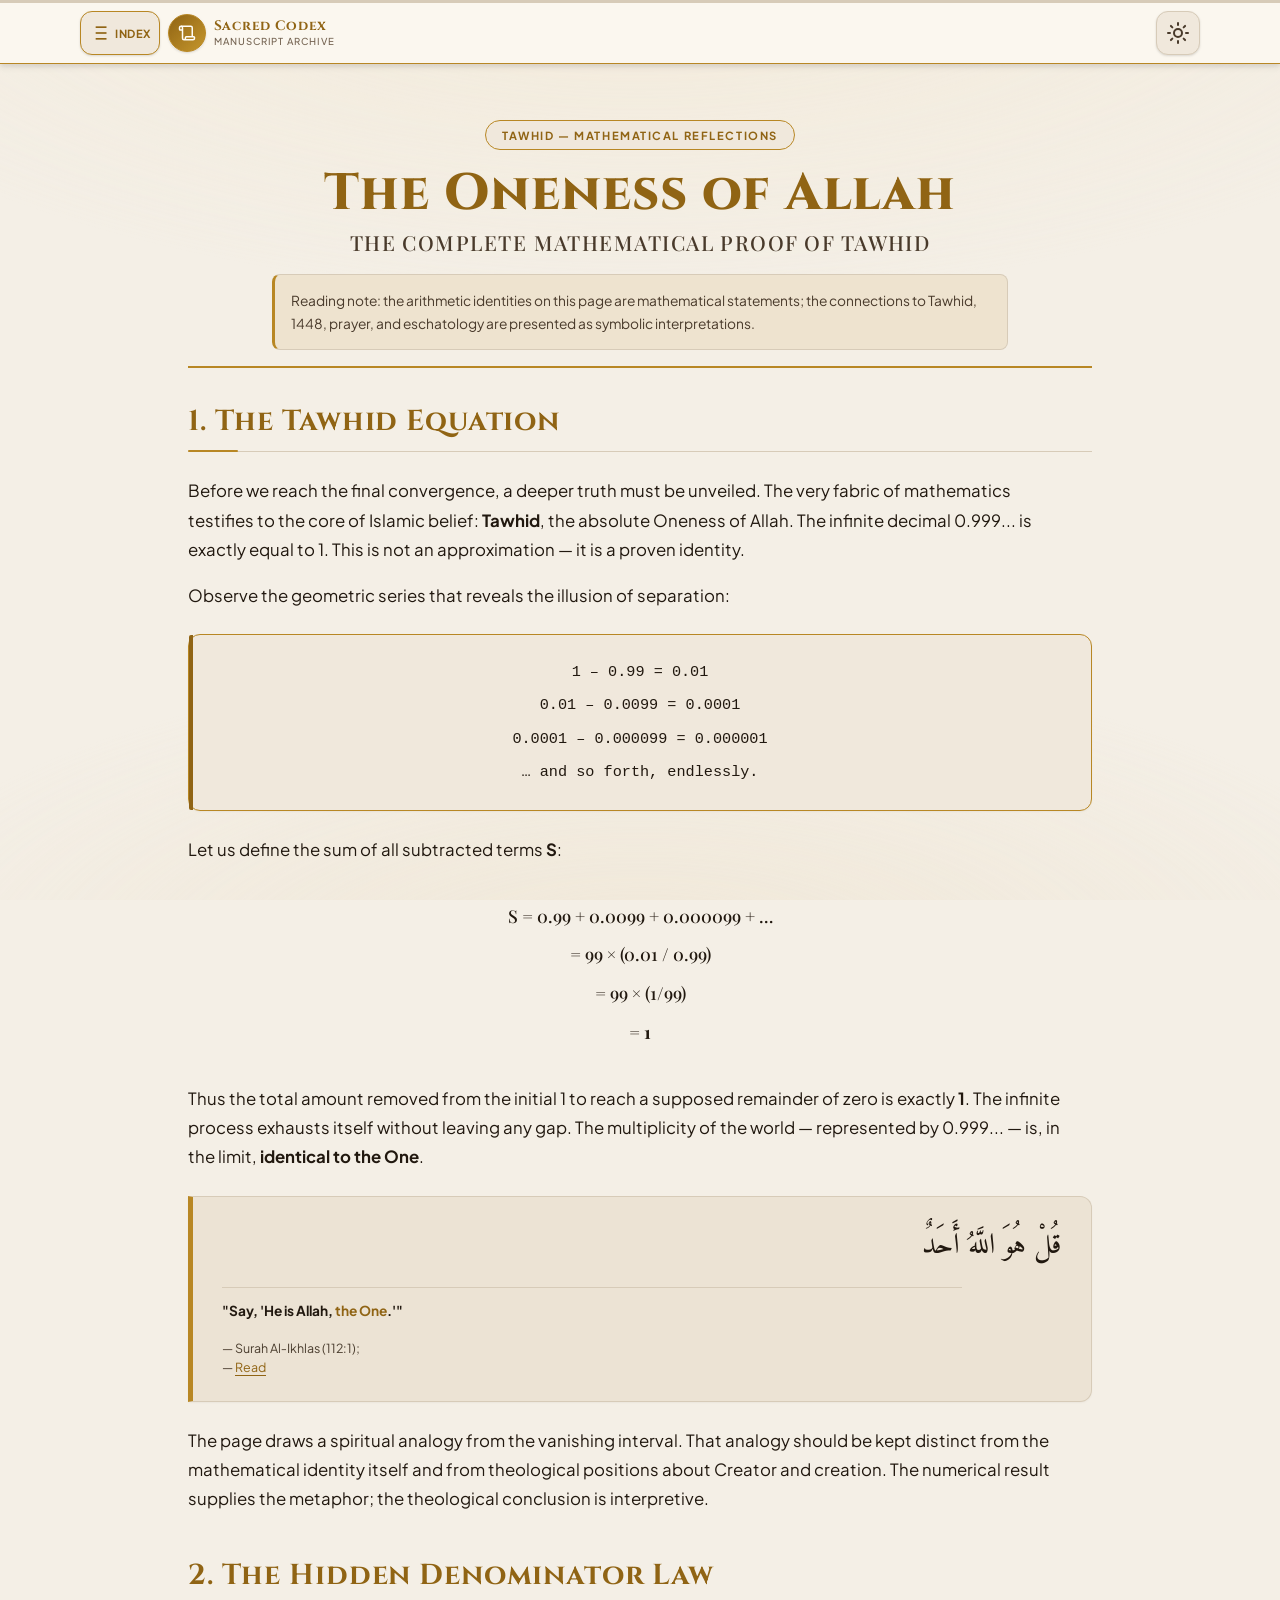
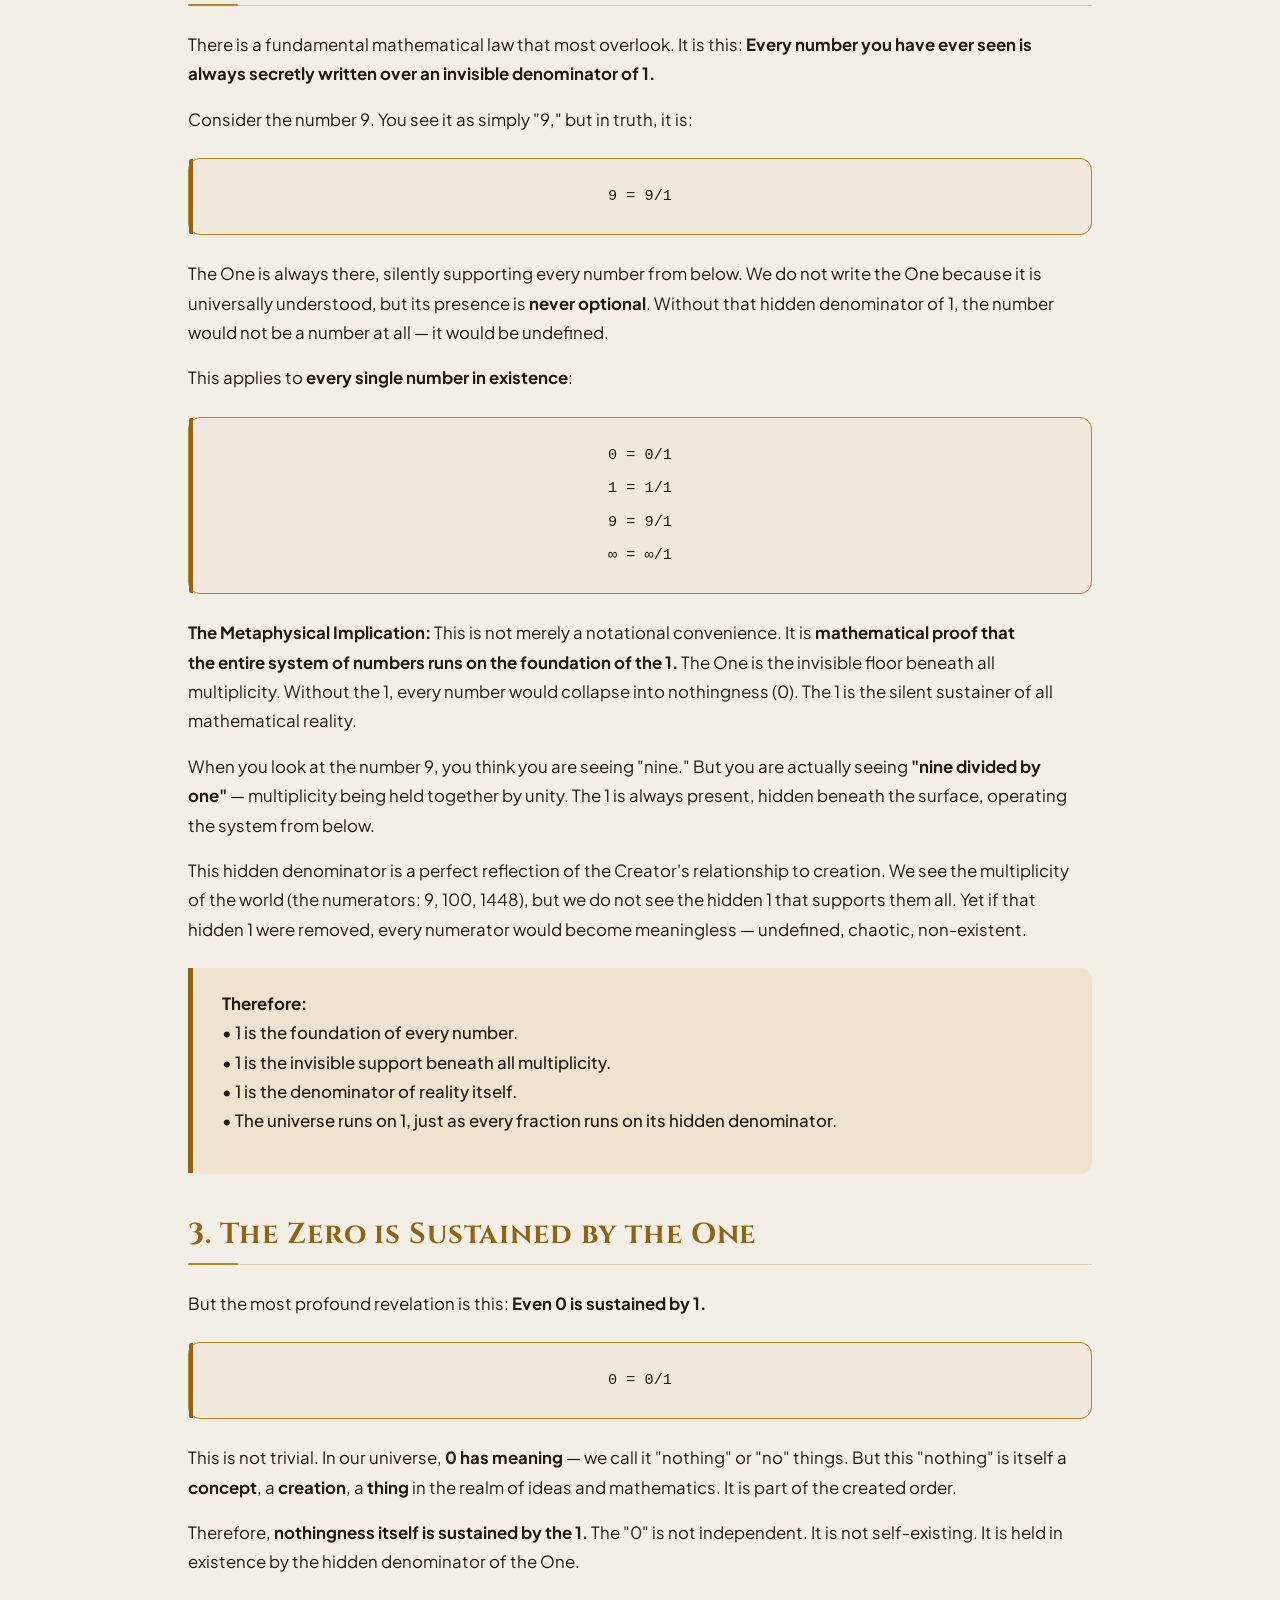
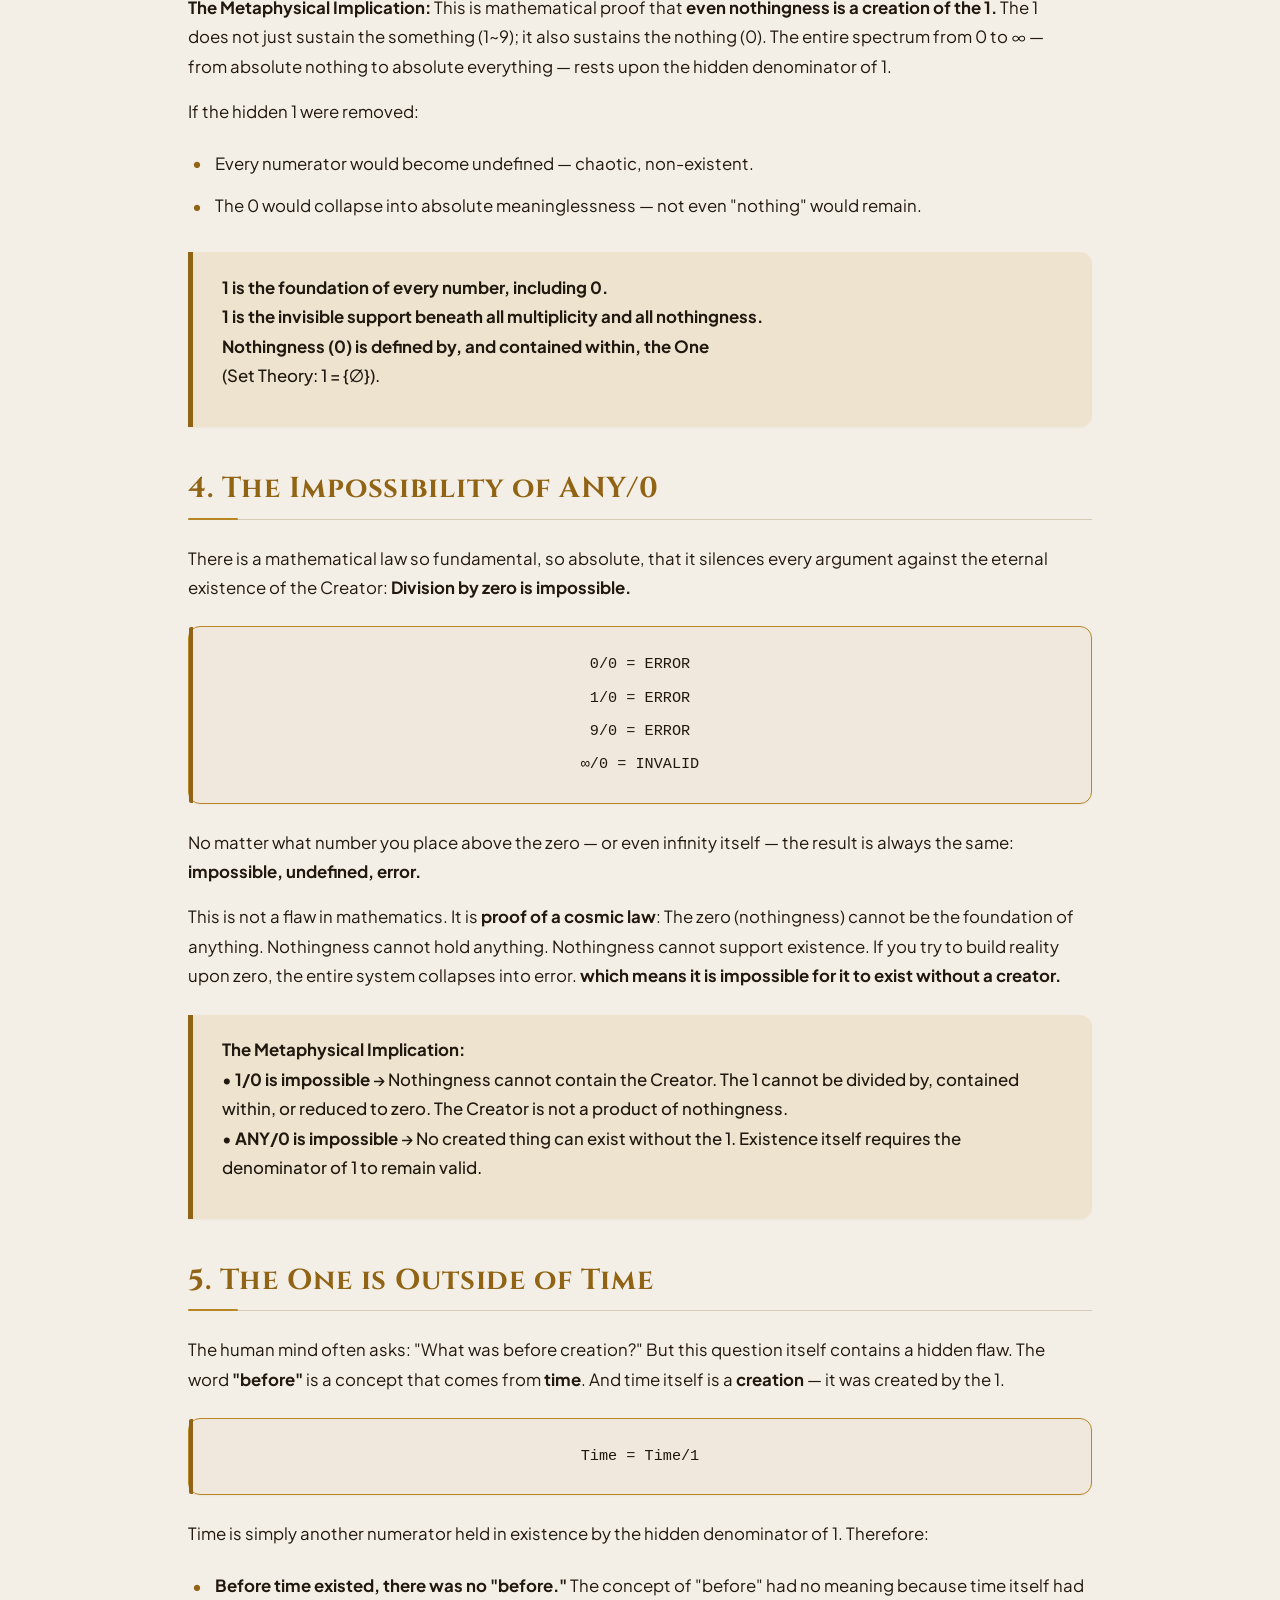
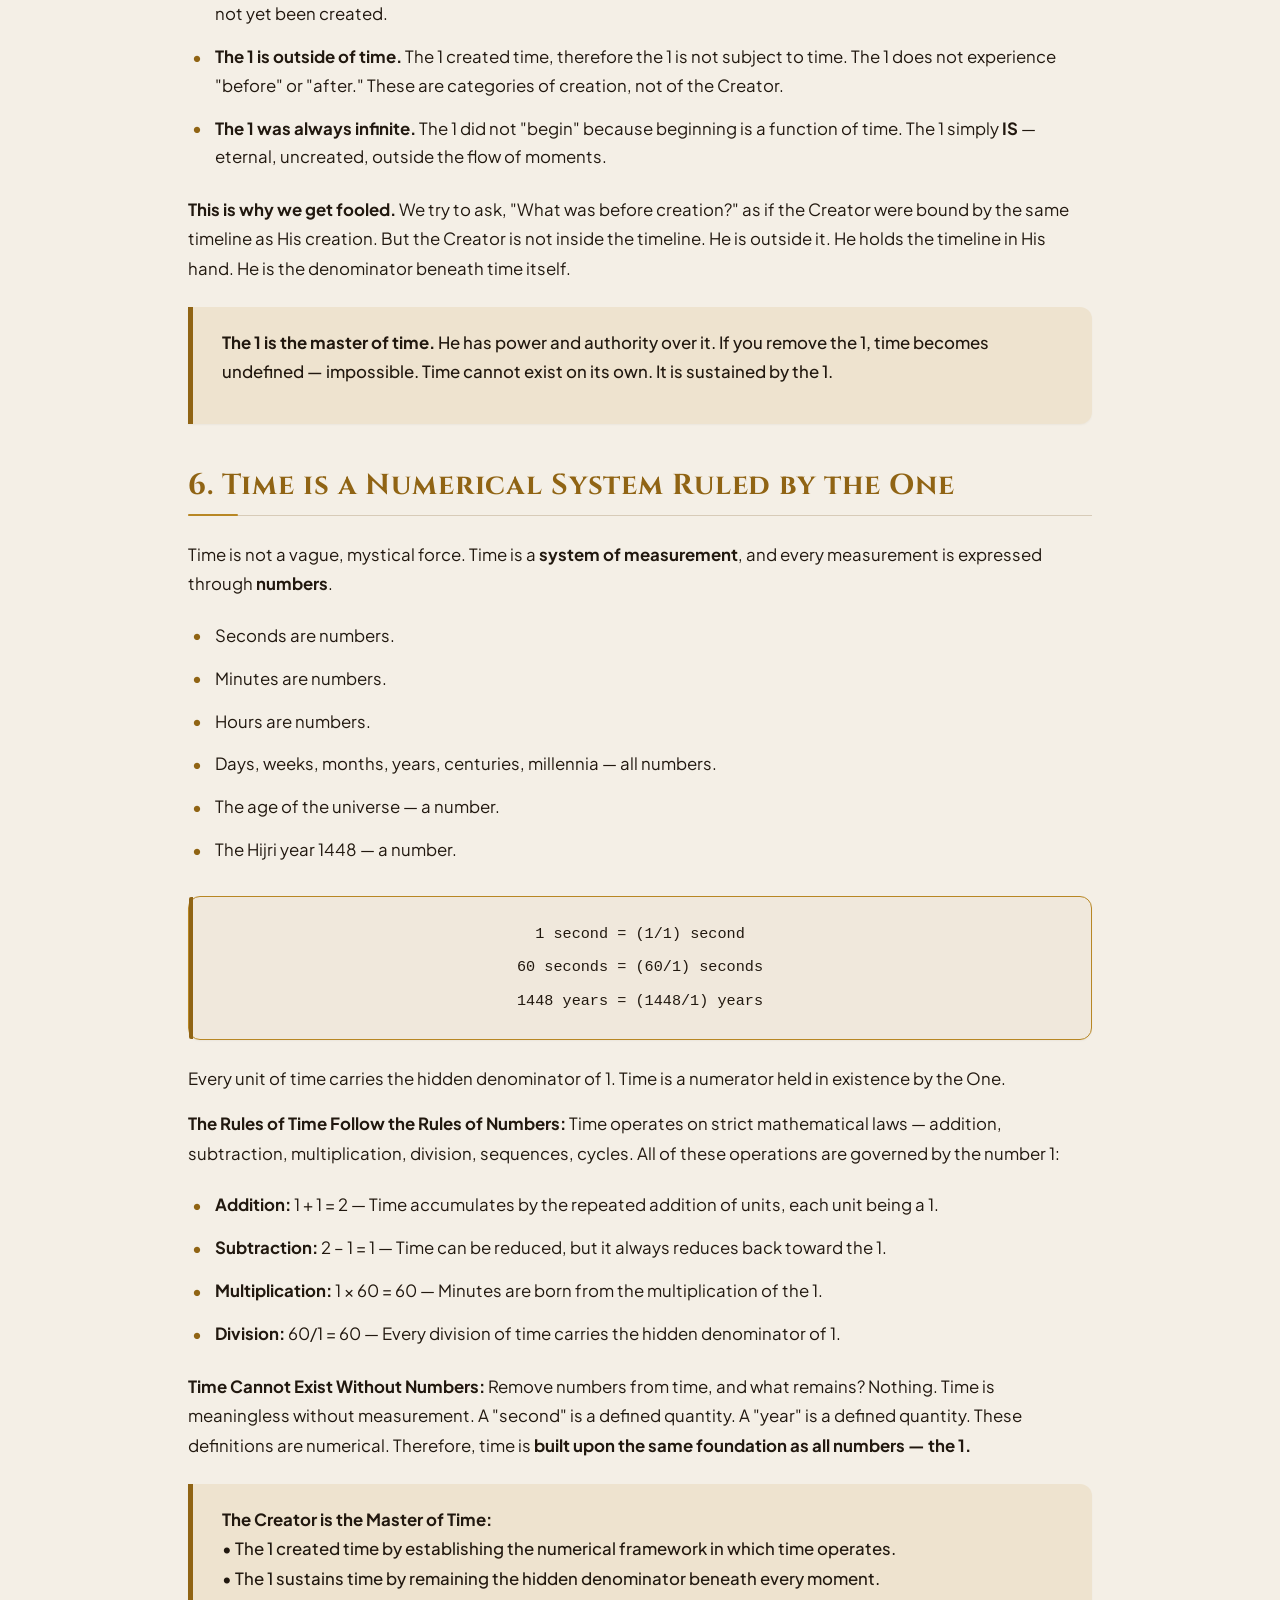
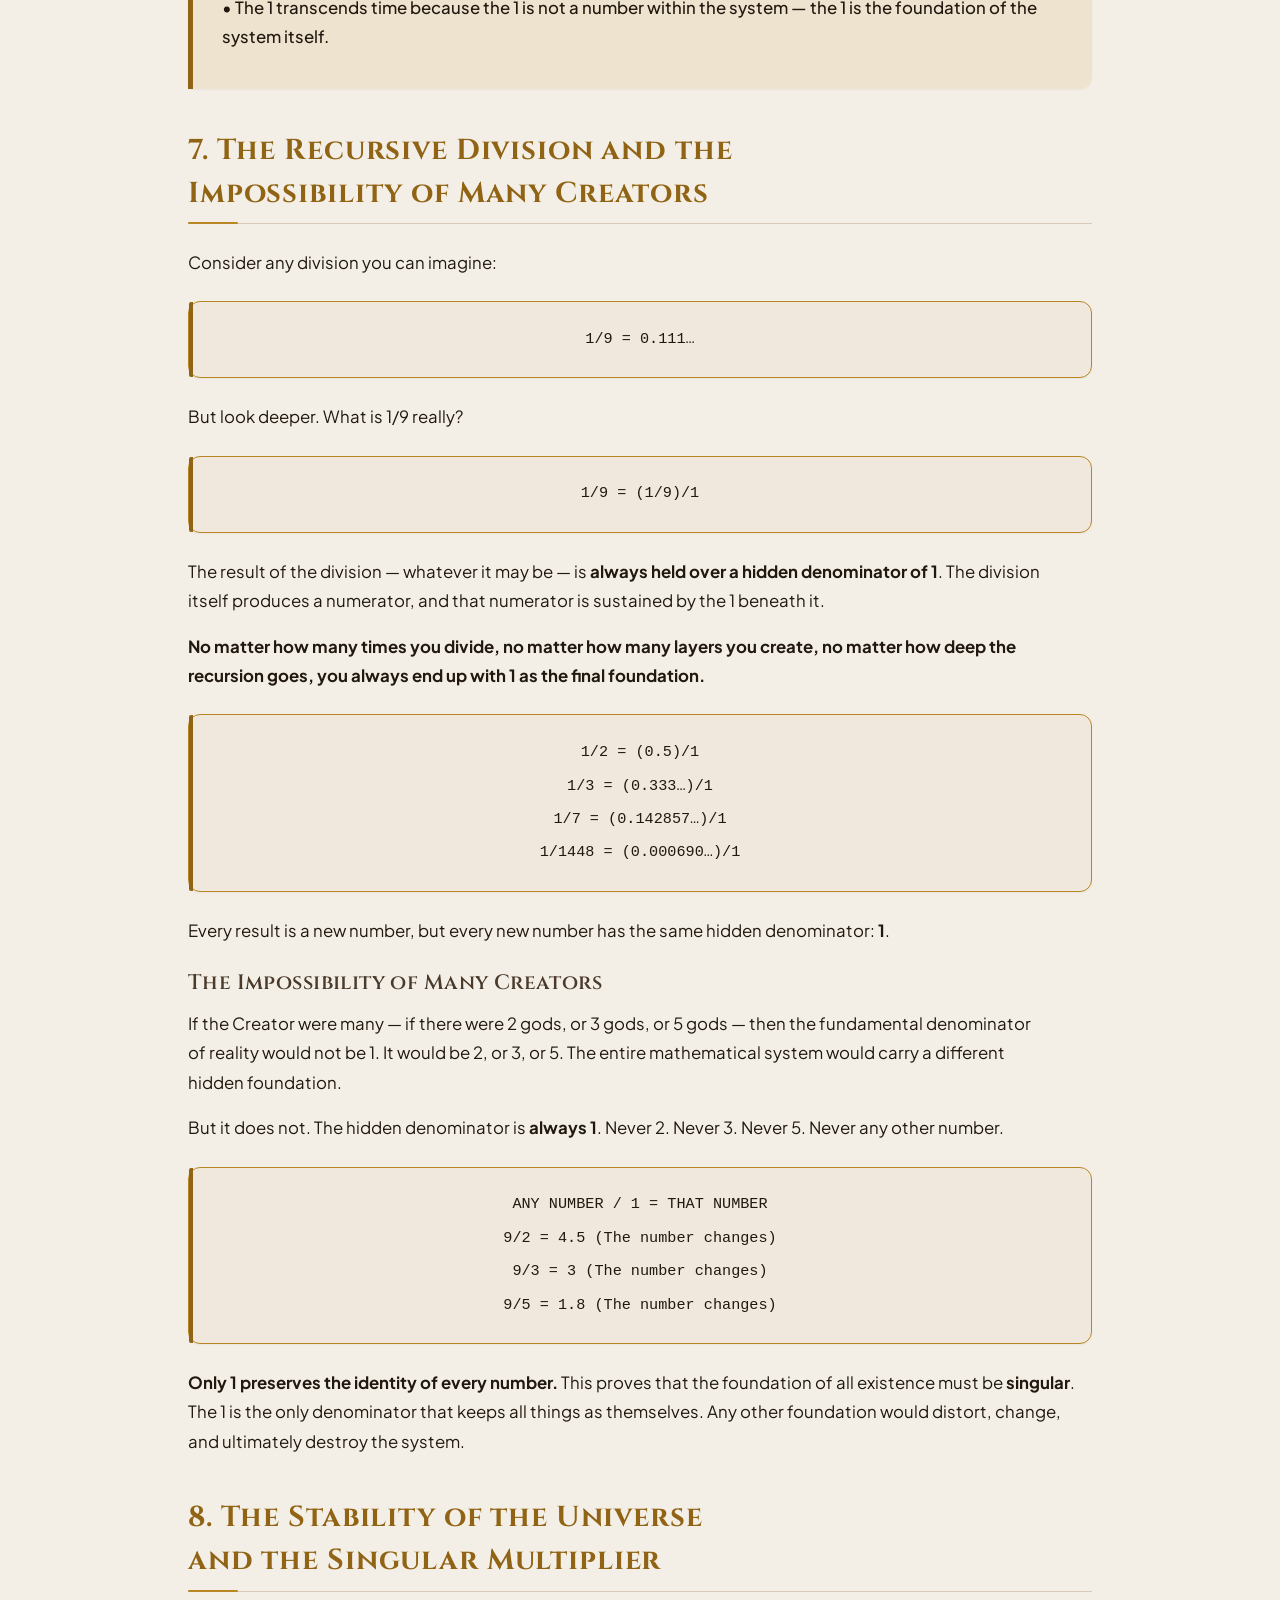
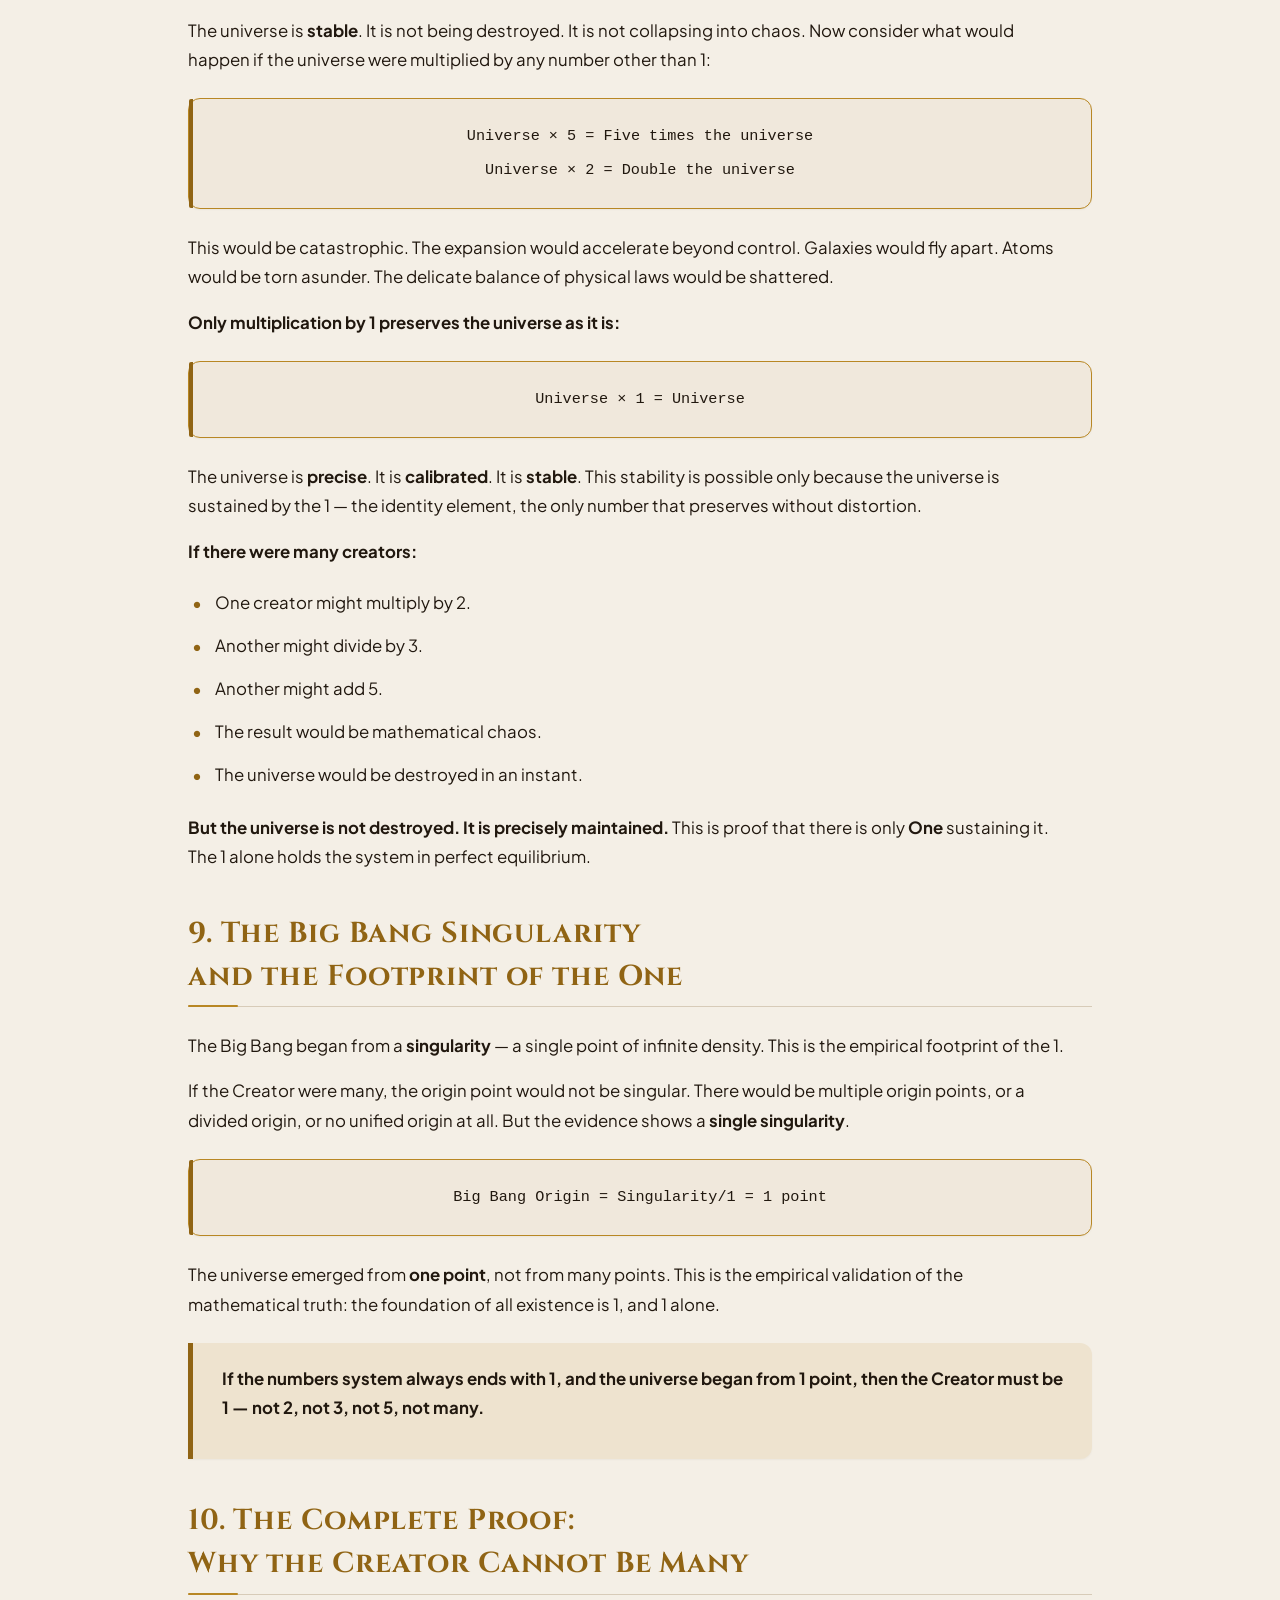
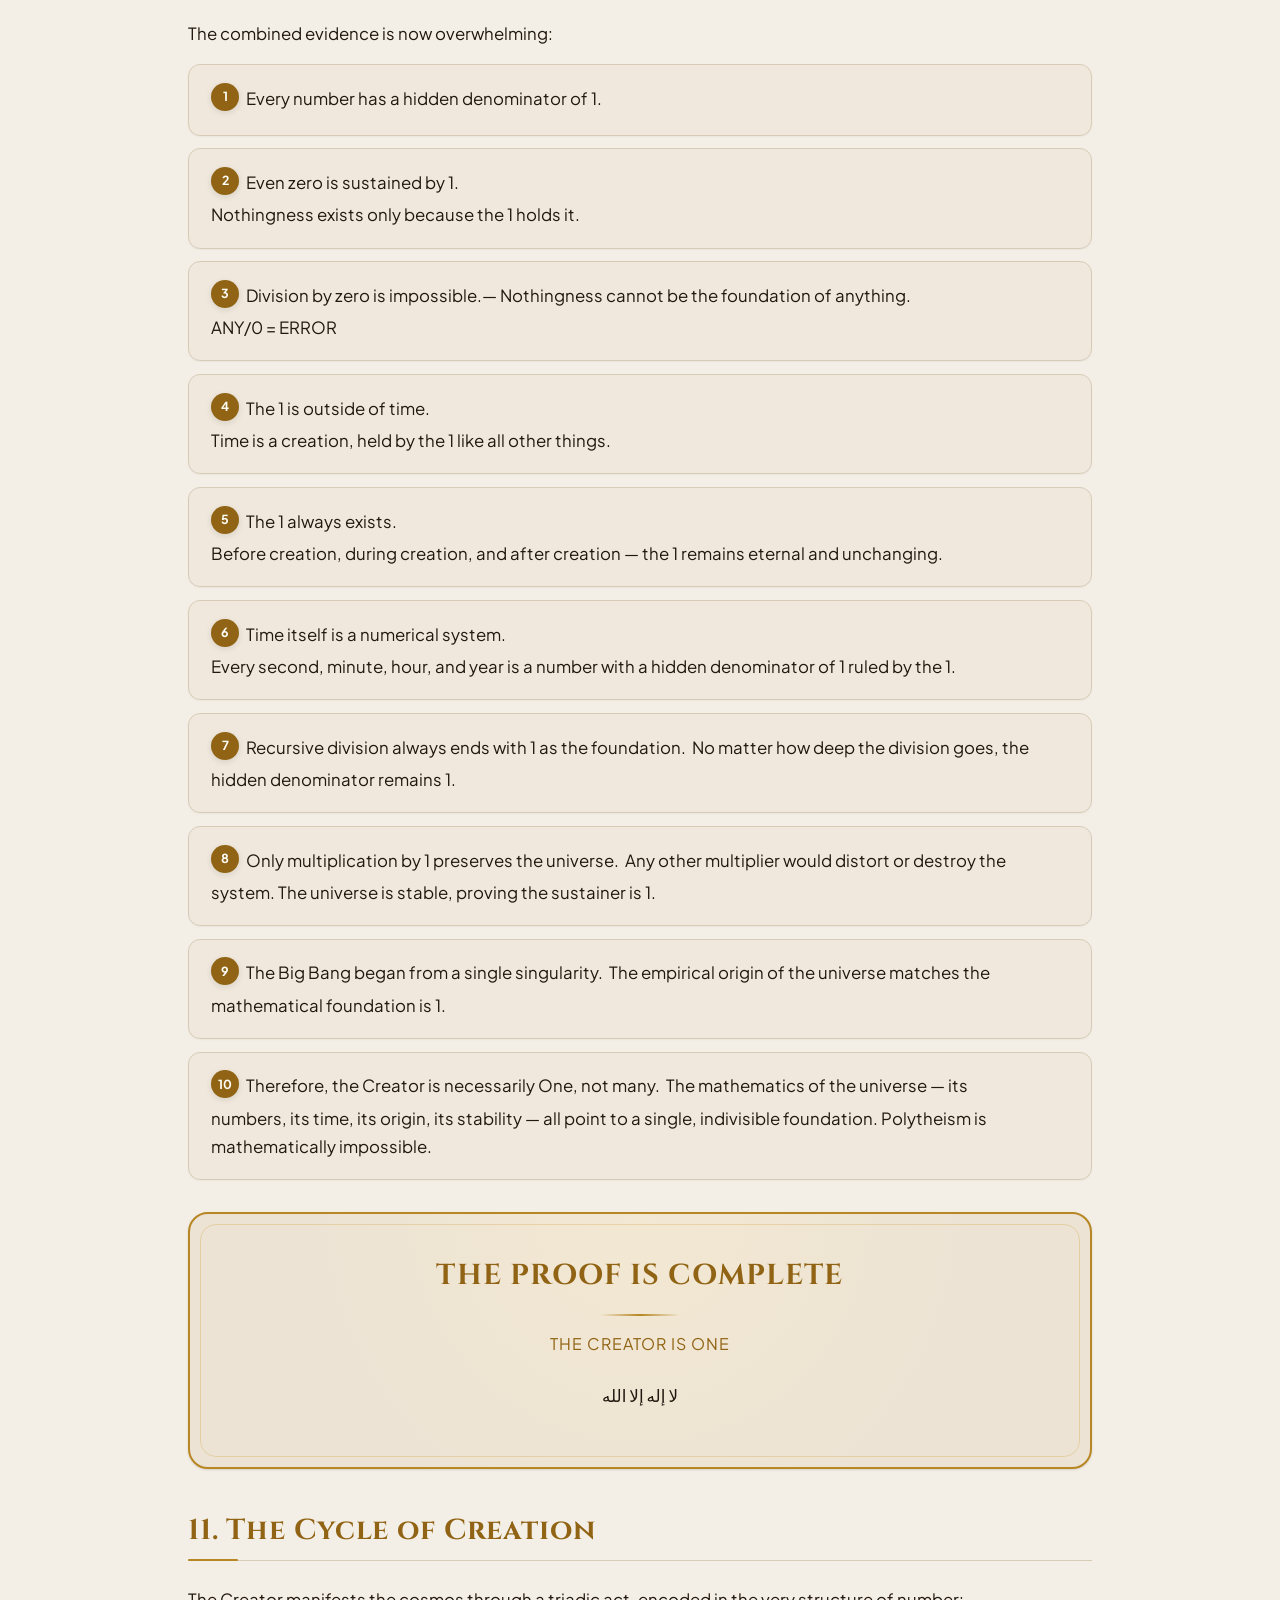
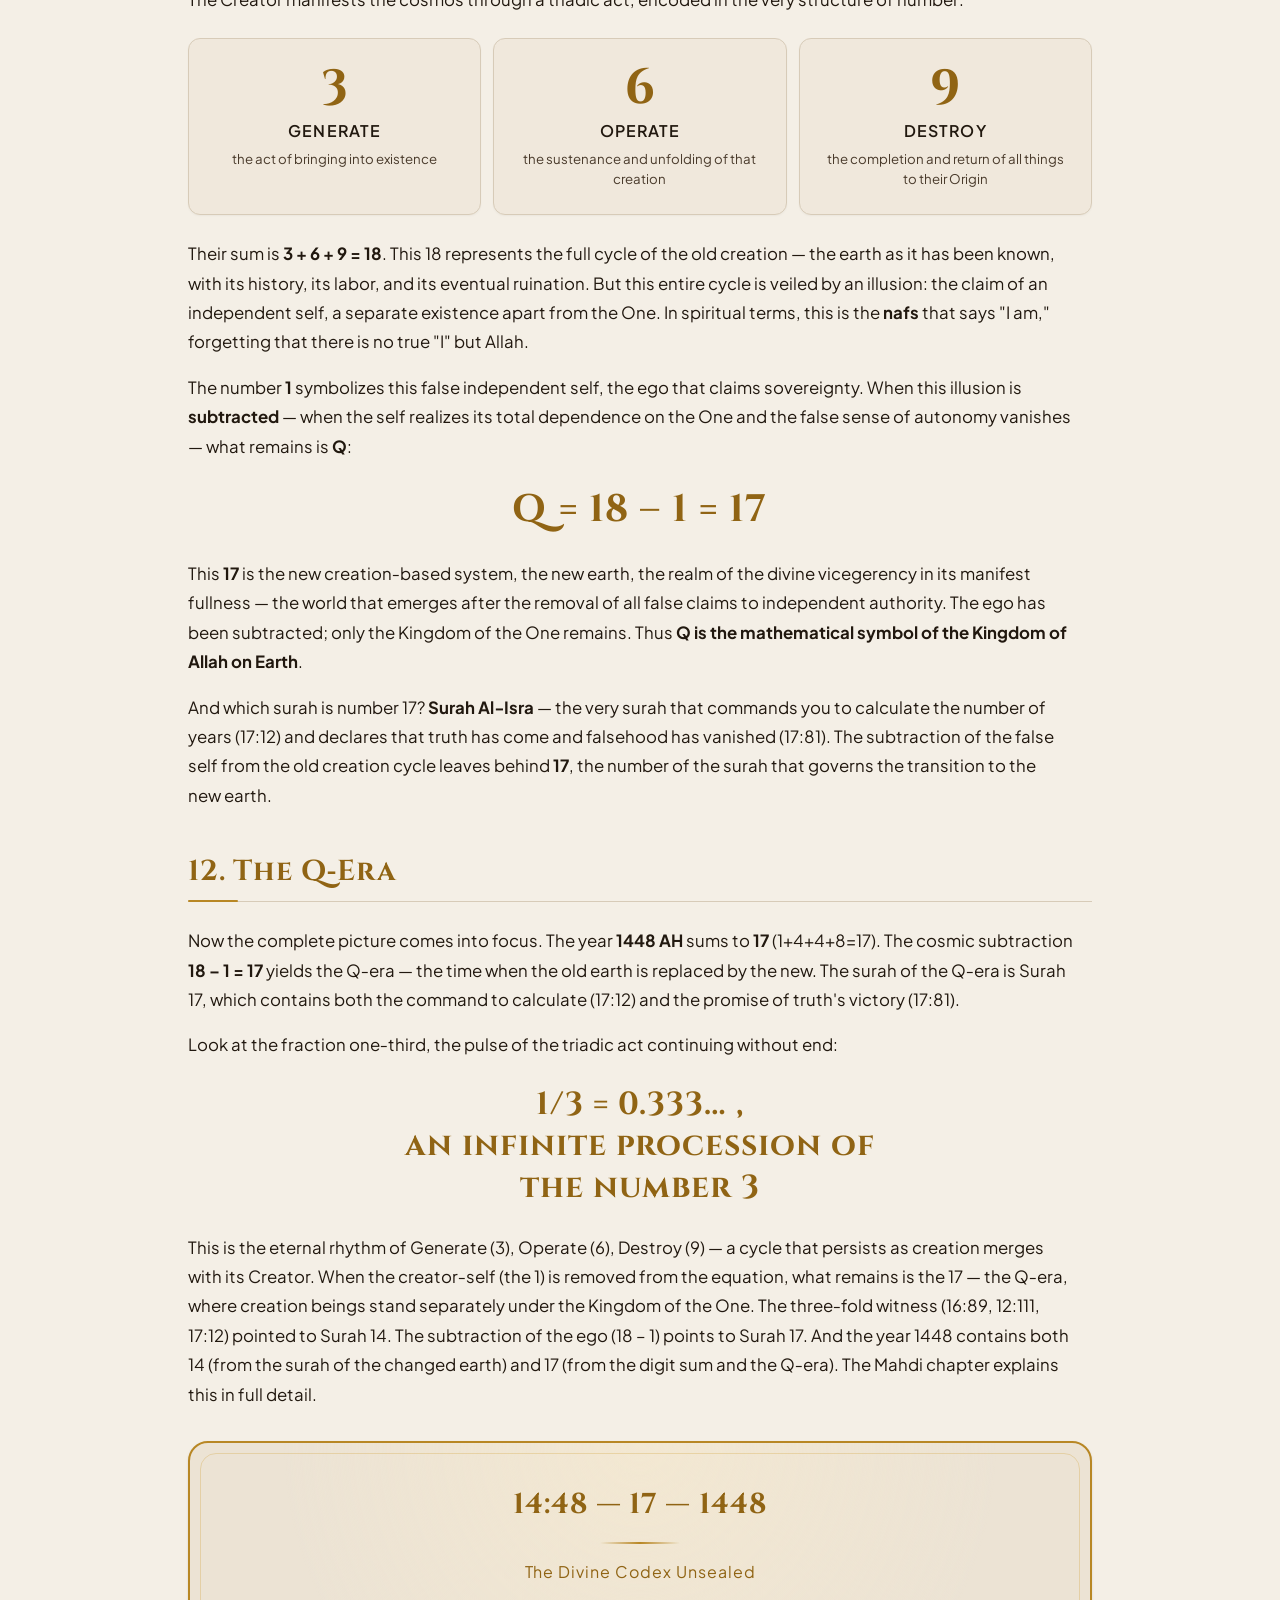
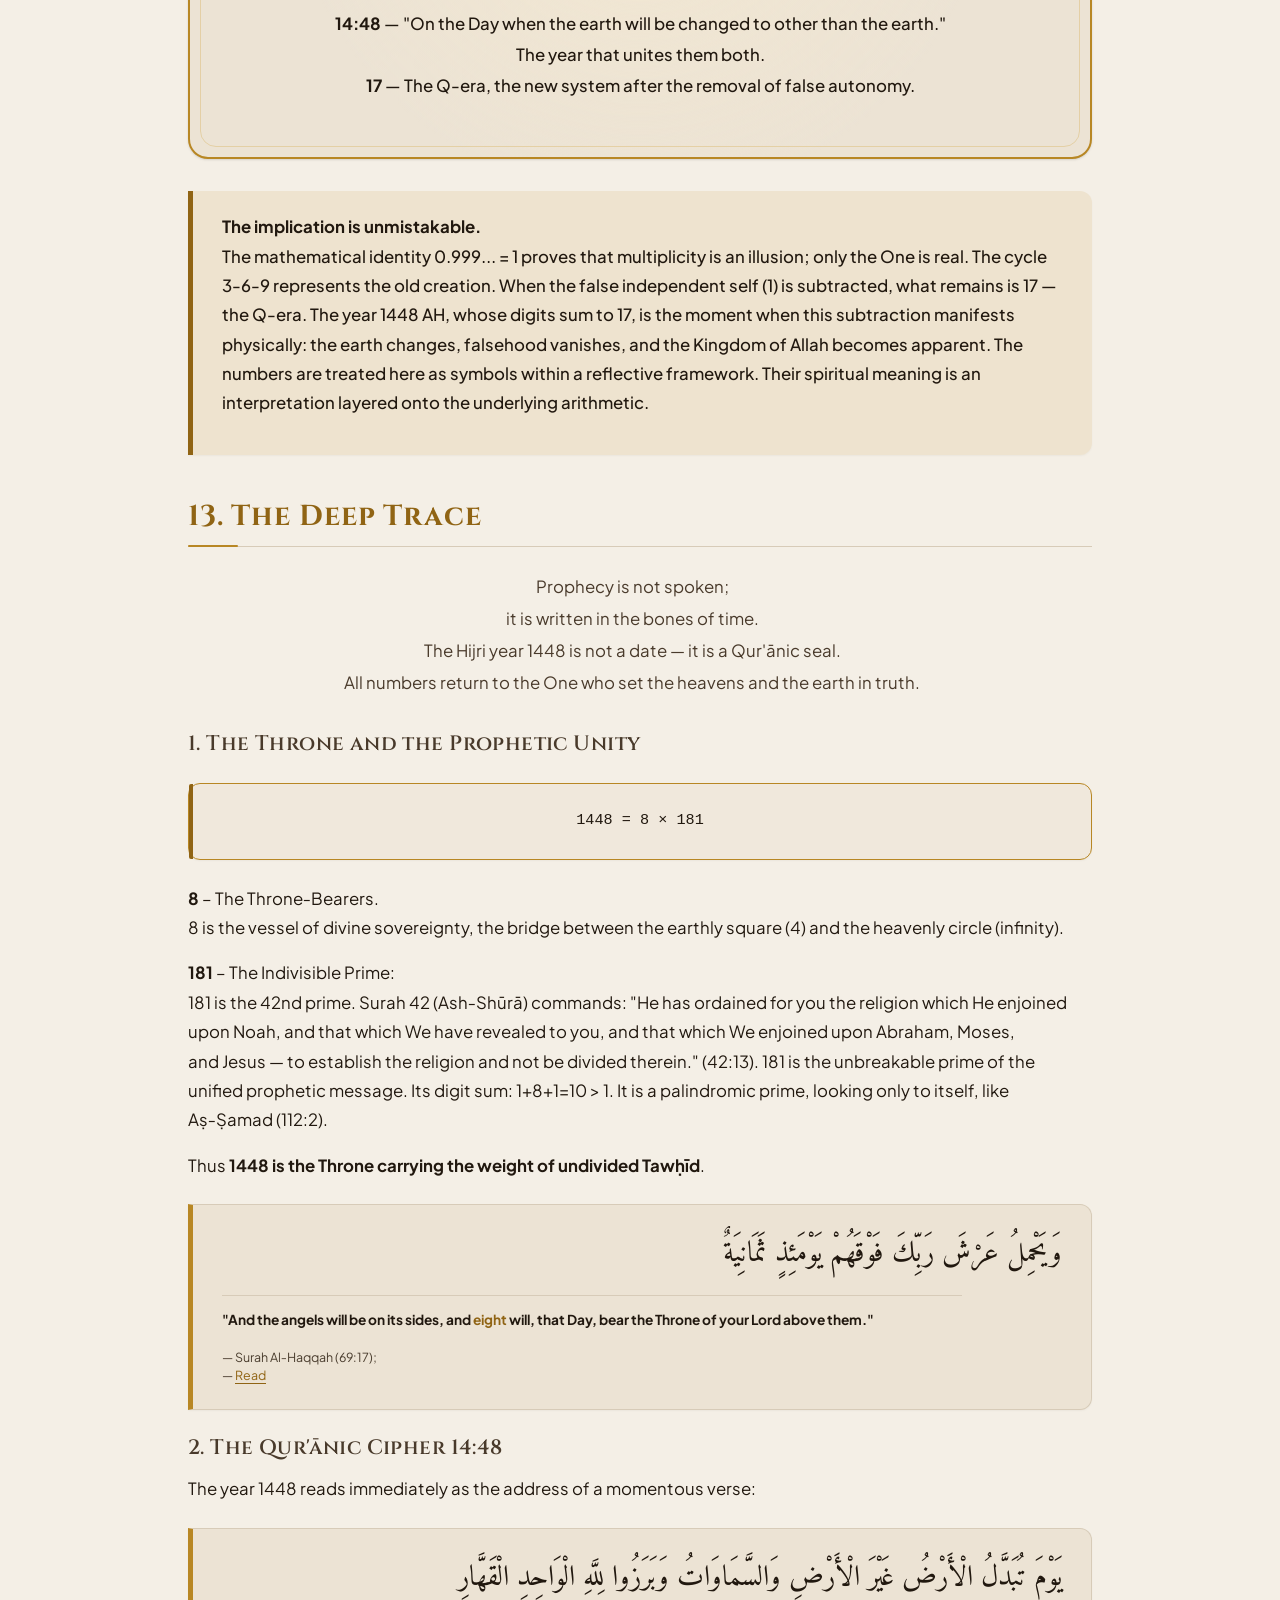
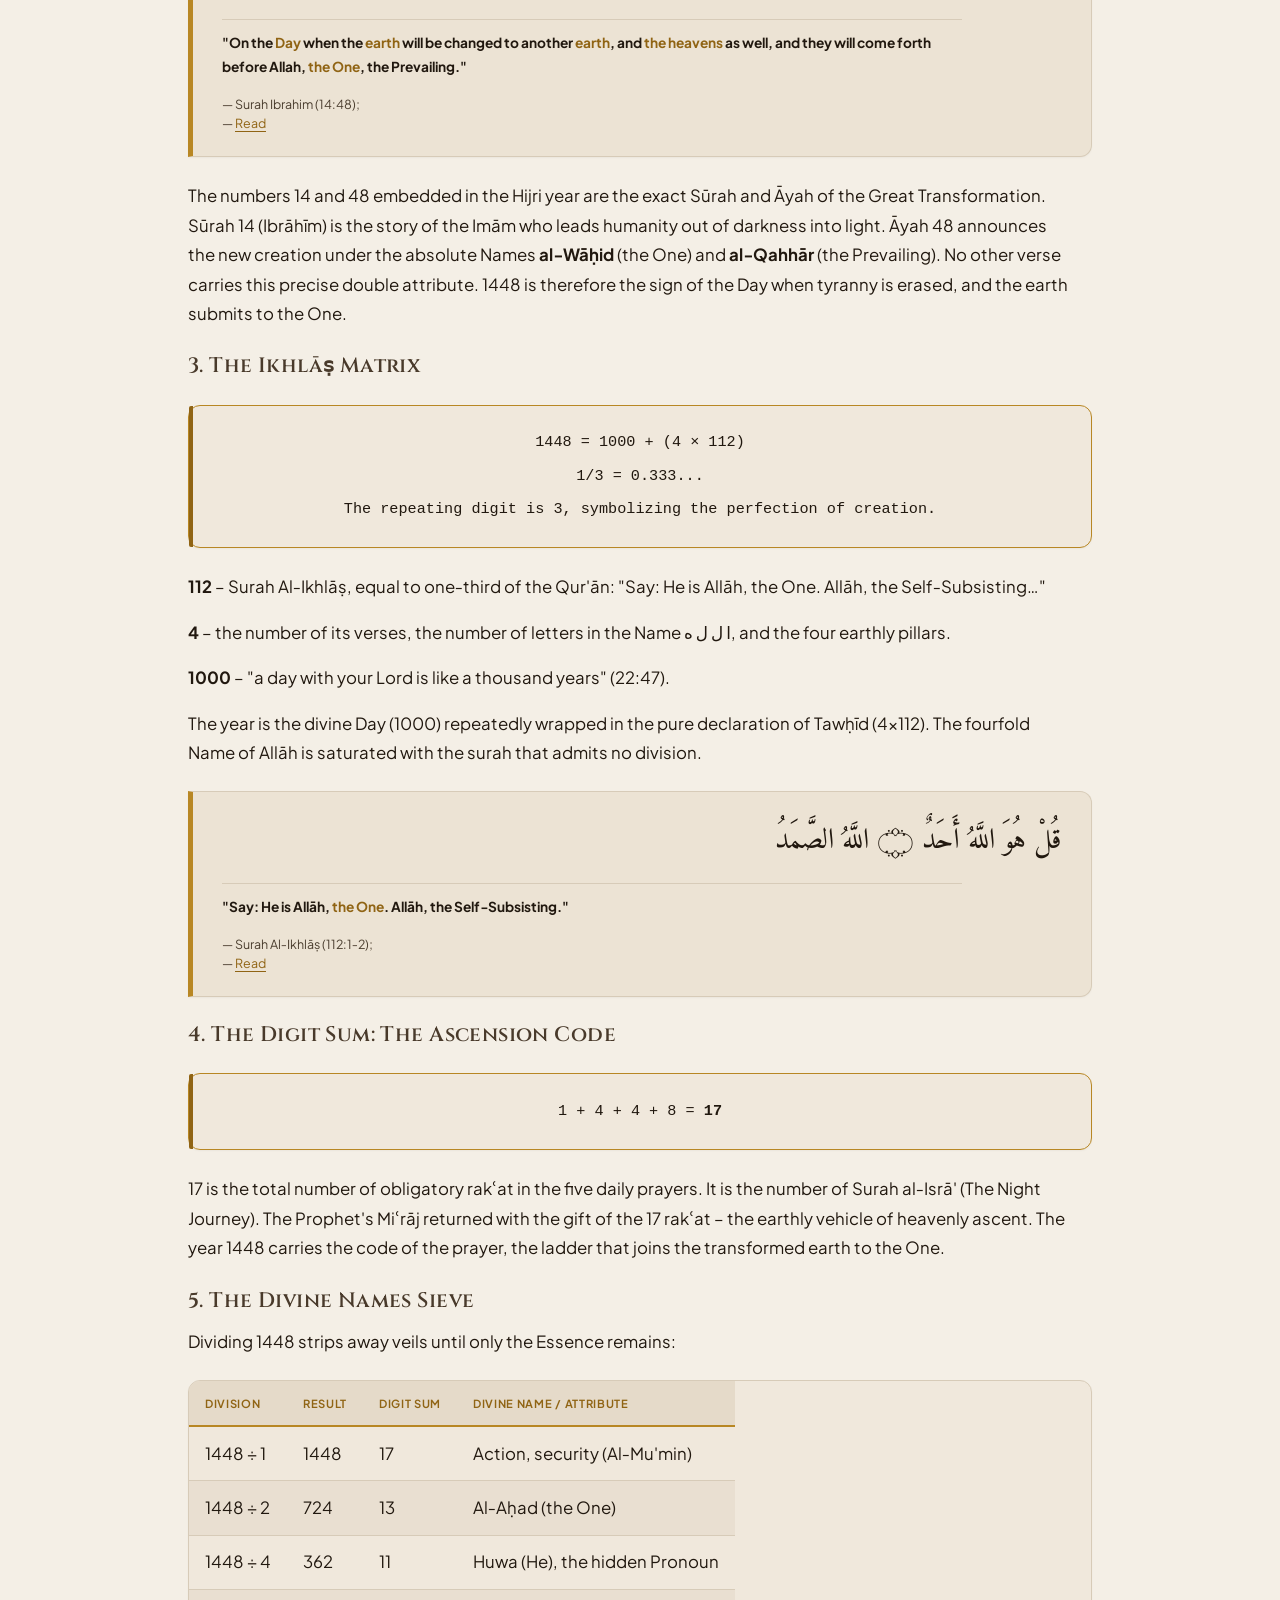
<file: tawhid.html>
<!DOCTYPE html><html dir="ltr" lang="en"><head><meta charset="utf-8"><meta content="width=device-width, initial-scale=1" name="viewport"><meta content="light dark" name="color-scheme"><meta content="#faf6ee" name="theme-color"><meta content="telephone=no" name="format-detection"><meta content="A symbolic reading of Tawhid, Qur&rsquo;anic passages, numerical patterns, and interpretive correspondences associated with 1448 AH." name="description"><title>Sacred Codex &mdash; The Oneness of Allah</title><link href="https://sacredcodex.example/tawhid.html" rel="canonical"><meta content="article" property="og:type"><meta content="Sacred Codex" property="og:site_name"><meta content="en" property="og:locale"><meta content="Sacred Codex" property="og:title"><meta content="The Mathematical Proof of Tawhid and the Oneness of Allah." property="og:description"><meta content="https://sacredcodex.example/tawhid.html" property="og:url"><meta content="summary_large_image" name="twitter:card"><meta content="Sacred Codex" name="twitter:title"><meta content="The Mathematical Proof of Tawhid and the Oneness of Allah." name="twitter:description"><link href="https://fonts.googleapis.com" rel="preconnect"><link crossorigin href="https://fonts.gstatic.com" rel="preconnect"><link as="style" href="https://fonts.googleapis.com/css2?family=Amiri:wght@400;700&family=Cinzel:wght@600;700;800&family=Playfair+Display:ital,wght@0,500;0,600;1,500&family=Plus+Jakarta+Sans:wght@400;500;600;700&display=swap" rel="preload"><link href="https://fonts.googleapis.com/css2?family=Amiri:wght@400;700&family=Cinzel:wght@600;700;800&family=Playfair+Display:ital,wght@0,500;0,600;1,500&family=Plus+Jakarta+Sans:wght@400;500;600;700&display=swap" rel="stylesheet"><link href="style.css" rel="stylesheet"><link href="favicon.svg" rel="icon" type="image/svg+xml"><script>!function(){try{var t=localStorage.getItem('theme');t&&'light'!==t&&document.documentElement.setAttribute('data-theme',t)}catch(e){}}();</script><script type="application/ld+json">{"@context":"https://schema.org","@type":"Article","headline":"The Oneness of Allah","description":"A symbolic reading of Tawhid, Quranic passages, numerical patterns, and interpretive correspondences associated with 1448 AH.","inLanguage":"en","isPartOf":{"@type":"WebSite","name":"Sacred Codex","url":"https://sacredcodex.example/"},"url":"https://sacredcodex.example/tawhid.html","publisher":{"@type":"Organization","name":"Sacred Codex"}}</script></head><body><svg aria-hidden="true" style="position:absolute;width:0;height:0;overflow:hidden" xmlns="http://www.w3.org/2000/svg"><symbol id="icon-book" viewBox="0 0 24 24"><path d="M19 17V5a2 2 0 0 0-2-2H4"></path><path d="M8 21h12a2 2 0 0 0 2-2v-1a1 1 0 0 0-1-1H11a1 1 0 0 0-1 1v1a2 2 0 1 1-4 0V5a2 2 0 1 0-4 0v2a1 1 0 0 0 1 1h3"></path></symbol></svg><a class="skip-link" href="#main-content">Skip to main content</a><div class="page"><header class="site-header"><div aria-hidden="true" class="progress-bar"><div class="progress-bar__fill" id="progressBarInner"></div></div><div class="header__container"><div class="header__brand"><button aria-controls="sidebarNav" aria-expanded="false" aria-label="Toggle navigation" class="btn btn--sidebar-toggle" id="sidebarToggle" type="button"><svg aria-hidden="true" fill="none" height="20" stroke="currentColor" stroke-width="2" viewbox="0 0 24 24" width="20"><path d="M3 5h.01"></path><path d="M3 12h.01"></path><path d="M3 19h.01"></path><path d="M8 5h13"></path><path d="M8 12h13"></path><path d="M8 19h13"></path></svg><span class="btn__label">Index</span></button><button aria-label="Scroll to top" class="logo-link" id="brandScrollTop" type="button"><span class="logo-icon"><svg aria-hidden="true" fill="none" height="24" stroke="currentColor" stroke-width="2" viewbox="0 0 24 24" width="24"><use href="#icon-book"></use></svg></span><span class="logo-text"><span class="logo-text__title">Sacred Codex</span><span class="logo-text__sub">Manuscript Archive</span></span></button></div><div class="header__actions"><button aria-label="Switch theme" class="btn btn--icon" id="themeToggle" type="button"><svg aria-hidden="true" fill="none" height="24" id="themeIcon" stroke="currentColor" stroke-linecap="round" stroke-linejoin="round" stroke-width="2" viewbox="0 0 24 24" width="24"><circle cx="12" cy="12" r="4"></circle><path d="M12 2v2"></path><path d="M12 20v2"></path><path d="m4.93 4.93 1.41 1.41"></path><path d="m17.66 17.66 1.41 1.41"></path><path d="M2 12h2"></path><path d="M20 12h2"></path><path d="m6.34 17.66-1.41 1.41"></path><path d="m19.07 4.93-1.41 1.41"></path></svg></button></div></div></header><div aria-hidden="true" class="sidebar-overlay" id="sidebarOverlay"></div><nav aria-label="Main navigation" class="sidebar" id="sidebarNav" tabindex="-1"><h2 class="sr-only" id="sidebarTitle">Navigation</h2><a href="index.html">The Final Countdown</a><a href="mahdi-database.html">Mahdi Database</a><a aria-current="page" href="tawhid.html">Oneness of Allah</a><div aria-label="Theme selection" class="sidebar__themes" role="group"><button aria-pressed="true" class="sidebar__theme-btn active-theme" data-theme-value="light" type="button"><svg aria-hidden="true" fill="none" height="24" stroke="currentColor" stroke-width="2" viewbox="0 0 24 24" width="24"><circle cx="12" cy="12" r="4"></circle><path d="M12 2v2"></path><path d="M12 20v2"></path></svg>Parchment</button><button aria-pressed="false" class="sidebar__theme-btn" data-theme-value="dark" type="button"><svg aria-hidden="true" fill="none" height="24" stroke="currentColor" stroke-width="2" viewbox="0 0 24 24" width="24"><path d="M12 3a6 6 0 0 0 9 9 9 9 0 1 1-9-9Z"></path></svg>Dark</button><button aria-pressed="false" class="sidebar__theme-btn" data-theme-value="manuscript" type="button"><svg aria-hidden="true" fill="none" height="24" stroke="currentColor" stroke-width="2" viewbox="0 0 24 24" width="24"><use href="#icon-book"></use></svg>Manuscript</button></div></nav><main class="main-content" id="main-content"><article class="article"><header class="article__header"><span class="badge">Tawhid &mdash; Mathematical Reflections</span><h1>The Oneness of Allah</h1><p class="article__subtitle">The Complete Mathematical Proof of Tawhid</p><p class="u-source">Reading note: the arithmetic identities on this page are mathematical statements; the connections to Tawhid, 1448, prayer, and eschatology are presented as symbolic interpretations.</p></header><section class="section"><h2>1. The Tawhid Equation</h2><p>Before we reach the final convergence, a deeper truth must be unveiled. The very fabric of mathematics testifies to the core of Islamic belief: <strong>Tawhid</strong>, the absolute Oneness of Allah. The infinite decimal 0.999... is exactly equal to 1. This is not an approximation &mdash; it is a proven identity.</p><p>Observe the geometric series that reveals the illusion of separation:</p><div class="math-series">1 &ndash; 0.99 = 0.01<br>0.01 &ndash; 0.0099 = 0.0001<br>0.0001 &ndash; 0.000099 = 0.000001<br>&hellip; and so forth, endlessly.</div><p>Let us define the sum of all subtracted terms <strong>S</strong>:</p><div class="u-invocation">S = 0.99 + 0.0099 + 0.000099 + &hellip;<br>= 99 &times; (0.01 / 0.99)<br>= 99 &times; (1/99)<br>= <strong>1</strong></div><p>Thus the total amount removed from the initial 1 to reach a supposed remainder of zero is exactly <strong>1</strong>. The infinite process exhausts itself without leaving any gap. The multiplicity of the world &mdash; represented by 0.999... &mdash; is, in the limit, <strong>identical to the One</strong>.</p><blockquote class="verse-box" data-verse="112:1"></blockquote><p>The page draws a spiritual analogy from the vanishing interval. That analogy should be kept distinct from the mathematical identity itself and from theological positions about Creator and creation. The numerical result supplies the metaphor; the theological conclusion is interpretive.</p></section><section class="section"><h2>2. The Hidden Denominator Law</h2><p>There is a fundamental mathematical law that most overlook. It is this: <strong>Every number you have ever seen is always secretly written over an invisible denominator of 1.</strong></p><p>Consider the number 9. You see it as simply "9," but in truth, it is:</p><div class="math-series">9 = 9/1</div><p>The One is always there, silently supporting every number from below. We do not write the One because it is universally understood, but its presence is <strong>never optional</strong>. Without that hidden denominator of 1, the number would not be a number at all &mdash; it would be undefined.</p><p>This applies to <strong>every single number in existence</strong>:</p><div class="math-series">0 = 0/1<br>1 = 1/1<br>9 = 9/1<br>&infin; = &infin;/1</div><p><strong>The Metaphysical Implication:</strong> This is not merely a notational convenience. It is <strong>mathematical proof that the entire system of numbers runs on the foundation of the 1.</strong> The One is the invisible floor beneath all multiplicity. Without the 1, every number would collapse into nothingness (0). The 1 is the silent sustainer of all mathematical reality.</p><p>When you look at the number 9, you think you are seeing "nine." But you are actually seeing <strong>"nine divided by one"</strong> &mdash; multiplicity being held together by unity. The 1 is always present, hidden beneath the surface, operating the system from below.</p><p>This hidden denominator is a perfect reflection of the Creator's relationship to creation. We see the multiplicity of the world (the numerators: 9, 100, 1448), but we do not see the hidden 1 that supports them all. Yet if that hidden 1 were removed, every numerator would become meaningless &mdash; undefined, chaotic, non-existent.</p><div class="conclusion-highlight"><p><strong>Therefore:</strong><br>&bull; 1 is the foundation of every number.<br>&bull; 1 is the invisible support beneath all multiplicity.<br>&bull; 1 is the denominator of reality itself.<br>&bull; The universe runs on 1, just as every fraction runs on its hidden denominator.</p></div></section><section class="section"><h2>3. The Zero is Sustained by the One</h2><p>But the most profound revelation is this: <strong>Even 0 is sustained by 1.</strong></p><div class="math-series">0 = 0/1</div><p>This is not trivial. In our universe, <strong>0 has meaning</strong> &mdash; we call it "nothing" or "no" things. But this "nothing" is itself a <strong>concept</strong>, a <strong>creation</strong>, a <strong>thing</strong> in the realm of ideas and mathematics. It is part of the created order.</p><p>Therefore, <strong>nothingness itself is sustained by the 1.</strong> The "0" is not independent. It is not self-existing. It is held in existence by the hidden denominator of the One.</p><p><strong>The Metaphysical Implication:</strong> This is mathematical proof that <strong>even nothingness is a creation of the 1.</strong> The 1 does not just sustain the something (1~9); it also sustains the nothing (0). The entire spectrum from 0 to &infin; &mdash; from absolute nothing to absolute everything &mdash; rests upon the hidden denominator of 1.</p><p>If the hidden 1 were removed:</p><ul class="clean-list"><li><span class="marker">&bull;</span><div>Every numerator would become undefined &mdash; chaotic, non-existent.</div></li><li><span class="marker">&bull;</span><div>The 0 would collapse into absolute meaninglessness &mdash; not even "nothing" would remain.</div></li></ul><div class="conclusion-highlight"><p><strong>1 is the foundation of every number, including 0.<br>1 is the invisible support beneath all multiplicity and all nothingness.<br>Nothingness (0) is defined by, and contained within, the One</strong><br>(Set Theory: 1 = {&empty;}).</p></div></section><section class="section"><h2>4. The Impossibility of ANY/0</h2><p>There is a mathematical law so fundamental, so absolute, that it silences every argument against the eternal existence of the Creator: <strong>Division by zero is impossible.</strong></p><div class="math-series">0/0 = ERROR<br>1/0 = ERROR<br>9/0 = ERROR<br>&infin;/0 = INVALID</div><p>No matter what number you place above the zero &mdash; or even infinity itself &mdash; the result is always the same: <strong>impossible, undefined, error.</strong></p><p>This is not a flaw in mathematics. It is <strong>proof of a cosmic law</strong>: The zero (nothingness) cannot be the foundation of anything. Nothingness cannot hold anything. Nothingness cannot support existence. If you try to build reality upon zero, the entire system collapses into error. <strong>which means it is impossible for it to exist without a creator.</strong></p><div class="conclusion-highlight"><p><strong>The Metaphysical Implication:</strong><br>&bull; <strong>1/0 is impossible</strong> &rarr; Nothingness cannot contain the Creator. The 1 cannot be divided by, contained within, or reduced to zero. The Creator is not a product of nothingness.<br>&bull; <strong>ANY/0 is impossible</strong> &rarr; No created thing can exist without the 1. Existence itself requires the denominator of 1 to remain valid.</p></div></section><section class="section"><h2>5. The One is Outside of Time</h2><p>The human mind often asks: "What was before creation?" But this question itself contains a hidden flaw. The word <strong>"before"</strong> is a concept that comes from <strong>time</strong>. And time itself is a <strong>creation</strong> &mdash; it was created by the 1.</p><div class="math-series">Time = Time/1</div><p>Time is simply another numerator held in existence by the hidden denominator of 1. Therefore:</p><ul class="clean-list"><li><span class="marker">&bull;</span><div><strong>Before time existed, there was no "before."</strong> The concept of "before" had no meaning because time itself had not yet been created.</div></li><li><span class="marker">&bull;</span><div><strong>The 1 is outside of time.</strong> The 1 created time, therefore the 1 is not subject to time. The 1 does not experience "before" or "after." These are categories of creation, not of the Creator.</div></li><li><span class="marker">&bull;</span><div><strong>The 1 was always infinite.</strong> The 1 did not "begin" because beginning is a function of time. The 1 simply <strong>IS</strong> &mdash; eternal, uncreated, outside the flow of moments.</div></li></ul><p><strong>This is why we get fooled.</strong> We try to ask, "What was before creation?" as if the Creator were bound by the same timeline as His creation. But the Creator is not inside the timeline. He is outside it. He holds the timeline in His hand. He is the denominator beneath time itself.</p><div class="conclusion-highlight"><p><strong>The 1 is the master of time.</strong> He has power and authority over it. If you remove the 1, time becomes undefined &mdash; impossible. Time cannot exist on its own. It is sustained by the 1.</p></div></section><section class="section"><h2>6. Time is a Numerical System Ruled by the One</h2><p>Time is not a vague, mystical force. Time is a <strong>system of measurement</strong>, and every measurement is expressed through <strong>numbers</strong>.</p><ul class="clean-list"><li><span class="marker">&bull;</span><div>Seconds are numbers.</div></li><li><span class="marker">&bull;</span><div>Minutes are numbers.</div></li><li><span class="marker">&bull;</span><div>Hours are numbers.</div></li><li><span class="marker">&bull;</span><div>Days, weeks, months, years, centuries, millennia &mdash; all numbers.</div></li><li><span class="marker">&bull;</span><div>The age of the universe &mdash; a number.</div></li><li><span class="marker">&bull;</span><div>The Hijri year 1448 &mdash; a number.</div></li></ul><div class="math-series">1 second = (1/1) second<br>60 seconds = (60/1) seconds<br>1448 years = (1448/1) years</div><p>Every unit of time carries the hidden denominator of 1. Time is a numerator held in existence by the One.</p><p><strong>The Rules of Time Follow the Rules of Numbers:</strong> Time operates on strict mathematical laws &mdash; addition, subtraction, multiplication, division, sequences, cycles. All of these operations are governed by the number 1:</p><ul class="clean-list"><li><span class="marker">&bull;</span><div><strong>Addition:</strong> 1 + 1 = 2 &mdash; Time accumulates by the repeated addition of units, each unit being a 1.</div></li><li><span class="marker">&bull;</span><div><strong>Subtraction:</strong> 2 &ndash; 1 = 1 &mdash; Time can be reduced, but it always reduces back toward the 1.</div></li><li><span class="marker">&bull;</span><div><strong>Multiplication:</strong> 1 &times; 60 = 60 &mdash; Minutes are born from the multiplication of the 1.</div></li><li><span class="marker">&bull;</span><div><strong>Division:</strong> 60/1 = 60 &mdash; Every division of time carries the hidden denominator of 1.</div></li></ul><p><strong>Time Cannot Exist Without Numbers:</strong> Remove numbers from time, and what remains? Nothing. Time is meaningless without measurement. A "second" is a defined quantity. A "year" is a defined quantity. These definitions are numerical. Therefore, time is <strong>built upon the same foundation as all numbers &mdash; the 1.</strong></p><div class="conclusion-highlight"><p><strong>The Creator is the Master of Time:</strong><br>&bull; The 1 created time by establishing the numerical framework in which time operates.<br>&bull; The 1 sustains time by remaining the hidden denominator beneath every moment.<br>&bull; The 1 transcends time because the 1 is not a number within the system &mdash; the 1 is the foundation of the system itself.</p></div></section><section class="section"><h2>7. The Recursive Division and the Impossibility of Many Creators</h2><p>Consider any division you can imagine:</p><div class="math-series">1/9 = 0.111&hellip;</div><p>But look deeper. What is 1/9 really?</p><div class="math-series">1/9 = (1/9)/1</div><p>The result of the division &mdash; whatever it may be &mdash; is <strong>always held over a hidden denominator of 1</strong>. The division itself produces a numerator, and that numerator is sustained by the 1 beneath it.</p><p><strong>No matter how many times you divide, no matter how many layers you create, no matter how deep the recursion goes, you always end up with 1 as the final foundation.</strong></p><div class="math-series">1/2 = (0.5)/1<br>1/3 = (0.333&hellip;)/1<br>1/7 = (0.142857&hellip;)/1<br>1/1448 = (0.000690&hellip;)/1</div><p>Every result is a new number, but every new number has the same hidden denominator: <strong>1</strong>.</p><h3>The Impossibility of Many Creators</h3><p>If the Creator were many &mdash; if there were 2 gods, or 3 gods, or 5 gods &mdash; then the fundamental denominator of reality would not be 1. It would be 2, or 3, or 5. The entire mathematical system would carry a different hidden foundation.</p><p>But it does not. The hidden denominator is <strong>always 1</strong>. Never 2. Never 3. Never 5. Never any other number.</p><div class="math-series">ANY NUMBER / 1 = THAT NUMBER<br>9/2 = 4.5 (The number changes)<br>9/3 = 3 (The number changes)<br>9/5 = 1.8 (The number changes)</div><p><strong>Only 1 preserves the identity of every number.</strong> This proves that the foundation of all existence must be <strong>singular</strong>. The 1 is the only denominator that keeps all things as themselves. Any other foundation would distort, change, and ultimately destroy the system.</p></section><section class="section"><h2>8. The Stability of the Universe and the Singular Multiplier</h2><p>The universe is <strong>stable</strong>. It is not being destroyed. It is not collapsing into chaos. Now consider what would happen if the universe were multiplied by any number other than 1:</p><div class="math-series">Universe &times; 5 = Five times the universe<br>Universe &times; 2 = Double the universe</div><p>This would be catastrophic. The expansion would accelerate beyond control. Galaxies would fly apart. Atoms would be torn asunder. The delicate balance of physical laws would be shattered.</p><p><strong>Only multiplication by 1 preserves the universe as it is:</strong></p><div class="math-series">Universe &times; 1 = Universe</div><p>The universe is <strong>precise</strong>. It is <strong>calibrated</strong>. It is <strong>stable</strong>. This stability is possible only because the universe is sustained by the 1 &mdash; the identity element, the only number that preserves without distortion.</p><p><strong>If there were many creators:</strong></p><ul class="clean-list"><li><span class="marker">&bull;</span><div>One creator might multiply by 2.</div></li><li><span class="marker">&bull;</span><div>Another might divide by 3.</div></li><li><span class="marker">&bull;</span><div>Another might add 5.</div></li><li><span class="marker">&bull;</span><div>The result would be mathematical chaos.</div></li><li><span class="marker">&bull;</span><div>The universe would be destroyed in an instant.</div></li></ul><p><strong>But the universe is not destroyed. It is precisely maintained.</strong> This is proof that there is only <strong>One</strong> sustaining it. The 1 alone holds the system in perfect equilibrium.</p></section><section class="section"><h2>9. The Big Bang Singularity and the Footprint of the One</h2><p>The Big Bang began from a <strong>singularity</strong> &mdash; a single point of infinite density. This is the empirical footprint of the 1.</p><p>If the Creator were many, the origin point would not be singular. There would be multiple origin points, or a divided origin, or no unified origin at all. But the evidence shows a <strong>single singularity</strong>.</p><div class="math-series">Big Bang Origin = Singularity/1 = 1 point</div><p>The universe emerged from <strong>one point</strong>, not from many points. This is the empirical validation of the mathematical truth: the foundation of all existence is 1, and 1 alone.</p><div class="conclusion-highlight"><p><strong>If the numbers system always ends with 1, and the universe began from 1 point, then the Creator must be 1 &mdash; not 2, not 3, not 5, not many.</strong></p></div></section><section class="section"><h2>10. The Complete Proof:<br>Why the Creator Cannot Be Many</h2><p>The combined evidence is now overwhelming:</p><ol class="proof-steps"><li><span class="step-num">1</span>Every number has a hidden denominator of 1.</li><li><span class="step-num">2</span>Even zero is sustained by 1.<br>Nothingness exists only because the 1 holds it.</li><li><span class="step-num">3</span>Division by zero is impossible.&mdash; Nothingness cannot be the foundation of anything.<br>ANY/0 = ERROR</li><li><span class="step-num">4</span>The 1 is outside of time.<br>Time is a creation, held by the 1 like all other things.</li><li><span class="step-num">5</span>The 1 always exists.<br>Before creation, during creation, and after creation &mdash; the 1 remains eternal and unchanging.</li><li><span class="step-num">6</span>Time itself is a numerical system.<br>Every second, minute, hour, and year is a number with a hidden denominator of 1 ruled by the 1.</li><li><span class="step-num">7</span>Recursive division always ends with 1 as the foundation. &nbsp;No matter how deep the division goes, the hidden denominator remains 1.</li><li><span class="step-num">8</span>Only multiplication by 1 preserves the universe. &nbsp;Any other multiplier would distort or destroy the system. The universe is stable, proving the sustainer is 1.</li><li><span class="step-num">9</span>The Big Bang began from a single singularity. &nbsp;The empirical origin of the universe matches the mathematical foundation is 1.</li><li><span class="step-num">10</span>Therefore, the Creator is necessarily One, not many. &nbsp;The mathematics of the universe &mdash; its numbers, its time, its origin, its stability &mdash; all point to a single, indivisible foundation. Polytheism is mathematically impossible.</li></ol><div class="convergence-seal"><div class="convergence-seal__title">THE PROOF IS COMPLETE</div><div class="convergence-seal__divider"></div><div class="convergence-seal__subtitle">THE CREATOR IS ONE</div><p class="convergence-seal__verse">لا إله إلا الله</p></div></section><section class="section"><h2>11. The Cycle of Creation</h2><p>The Creator manifests the cosmos through a triadic act, encoded in the very structure of number:</p><div class="subtraction-visual"><div class="subtraction-card"><div class="subtraction-card__number">3</div><div class="subtraction-card__word">Generate</div><div class="subtraction-card__desc">the act of bringing into existence</div></div><div class="subtraction-card"><div class="subtraction-card__number">6</div><div class="subtraction-card__word">Operate</div><div class="subtraction-card__desc">the sustenance and unfolding of that creation</div></div><div class="subtraction-card"><div class="subtraction-card__number">9</div><div class="subtraction-card__word">Destroy</div><div class="subtraction-card__desc">the completion and return of all things to their Origin</div></div></div><p>Their sum is <strong>3 + 6 + 9 = 18</strong>. This 18 represents the full cycle of the old creation &mdash; the earth as it has been known, with its history, its labor, and its eventual ruination. But this entire cycle is veiled by an illusion: the claim of an independent self, a separate existence apart from the One. In spiritual terms, this is the <strong>nafs</strong> that says "I am," forgetting that there is no true "I" but Allah.</p><p>The number <strong>1</strong> symbolizes this false independent self, the ego that claims sovereignty. When this illusion is <strong>subtracted</strong> &mdash; when the self realizes its total dependence on the One and the false sense of autonomy vanishes &mdash; what remains is <strong>Q</strong>:</p><div class="big-equation">Q = 18 &ndash; 1 = <span class="highlight">17</span></div><p>This <strong>17</strong> is the new creation&#8209;based system, the new earth, the realm of the divine vicegerency in its manifest fullness &mdash; the world that emerges after the removal of all false claims to independent authority. The ego has been subtracted; only the Kingdom of the One remains. Thus <strong>Q is the mathematical symbol of the Kingdom of Allah on Earth</strong>.</p><p>And which surah is number 17? <strong>Surah Al&#8209;Isra</strong> &mdash; the very surah that commands you to calculate the number of years (17:12) and declares that truth has come and falsehood has vanished (17:81). The subtraction of the false self from the old creation cycle leaves behind <strong>17</strong>, the number of the surah that governs the transition to the new earth.</p></section><section class="section"><h2>12. The Q&#8209;Era</h2><p>Now the complete picture comes into focus. The year <strong>1448 AH</strong> sums to <strong>17</strong> (1+4+4+8=17). The cosmic subtraction <strong>18 &ndash; 1 = 17</strong> yields the Q&#8209;era &mdash; the time when the old earth is replaced by the new. The surah of the Q&#8209;era is Surah 17, which contains both the command to calculate (17:12) and the promise of truth's victory (17:81).</p><p>Look at the fraction one&#8209;third, the pulse of the triadic act continuing without end:</p><div class="big-equation u-equation-sm">1/3 = 0.333&hellip; ,<br>an infinite procession of<br>the number 3</div><p>This is the eternal rhythm of Generate (3), Operate (6), Destroy (9) &mdash; a cycle that persists as creation merges with its Creator. When the creator&#8209;self (the 1) is removed from the equation, what remains is the 17 &mdash; the Q&#8209;era, where creation beings stand separately under the Kingdom of the One. The three&#8209;fold witness (16:89, 12:111, 17:12) pointed to Surah 14. The subtraction of the ego (18 &ndash; 1) points to Surah 17. And the year 1448 contains both 14 (from the surah of the changed earth) and 17 (from the digit sum and the Q&#8209;era). The Mahdi chapter explains this in full detail.</p><div class="convergence-seal"><div class="convergence-seal__title">14:48 &mdash; 17 &mdash; 1448</div><div class="convergence-seal__divider"></div><div class="convergence-seal__subtitle">The Divine Codex Unsealed</div><p class="convergence-seal__verse"><strong>14:48</strong> &mdash; "On the Day when the earth will be changed to other than the earth."<br>The year that unites them both.<br><strong>17</strong> &mdash; The Q&#8209;era, the new system after the removal of false autonomy.</p></div><div class="conclusion-highlight"><p><strong>The implication is unmistakable.</strong><br>The mathematical identity 0.999... = 1 proves that multiplicity is an illusion; only the One is real. The cycle 3&#8209;6&#8209;9 represents the old creation. When the false independent self (1) is subtracted, what remains is 17 &mdash; the Q&#8209;era. The year 1448 AH, whose digits sum to 17, is the moment when this subtraction manifests physically: the earth changes, falsehood vanishes, and the Kingdom of Allah becomes apparent. The numbers are treated here as symbols within a reflective framework. Their spiritual meaning is an interpretation layered onto the underlying arithmetic.</p></div></section><section class="section"><h2>13. The Deep Trace</h2><p class="u-intro-wide">Prophecy is not spoken;<br>it is written in the bones of time.<br>The Hijri year 1448 is not a date &mdash; it is a Qur'&amacr;nic seal.<br>All numbers return to the One who set the heavens and the earth in truth.</p><h3>1. The Throne and the Prophetic Unity</h3><div class="math-series">1448 = 8 &times; 181</div><p><strong>8</strong> &ndash; The Throne&#8209;Bearers.<br>8 is the vessel of divine sovereignty, the bridge between the earthly square (4) and the heavenly circle (infinity).</p><p><strong>181</strong> &ndash; The Indivisible Prime:<br>181 is the 42nd prime. Surah 42 (Ash&#8209;Sh&umacr;r&amacr;) commands: "He has ordained for you the religion which He enjoined upon Noah, and that which We have revealed to you, and that which We enjoined upon Abraham, Moses, and Jesus &mdash; to establish the religion and not be divided therein." (42:13). 181 is the unbreakable prime of the unified prophetic message. Its digit sum: 1+8+1=10 &gt; 1. It is a palindromic prime, looking only to itself, like A&#7779;&#8209;&#7778;amad (112:2).</p><p>Thus <strong>1448 is the Throne carrying the weight of undivided Taw&#7717;&imacr;d</strong>.</p><blockquote class="verse-box" data-verse="69:17"></blockquote><h3>2. The Qur'&amacr;nic Cipher 14:48</h3><p>The year 1448 reads immediately as the address of a momentous verse:</p><blockquote class="verse-box" data-verse="14:48"></blockquote><p>The numbers 14 and 48 embedded in the Hijri year are the exact S&umacr;rah and &Amacr;yah of the Great Transformation. S&umacr;rah 14 (Ibr&amacr;h&imacr;m) is the story of the Im&amacr;m who leads humanity out of darkness into light. &Amacr;yah 48 announces the new creation under the absolute Names <strong>al&#8209;W&amacr;&#7717;id</strong> (the One) and <strong>al&#8209;Qahh&amacr;r</strong> (the Prevailing). No other verse carries this precise double attribute. 1448 is therefore the sign of the Day when tyranny is erased, and the earth submits to the One.</p><h3>3. The Ikhl&amacr;&#7779; Matrix</h3><div class="math-series">1448 = 1000 + (4 &times; 112)<br>1/3 = 0.333...<br>The repeating digit is 3, symbolizing the perfection of creation.</div><p><strong>112</strong> &ndash; Surah Al&#8209;Ikhl&amacr;&#7779;, equal to one&#8209;third of the Qur'&amacr;n: "Say: He is All&amacr;h, the One. All&amacr;h, the Self&#8209;Subsisting&hellip;"</p><p><strong>4</strong> &ndash; the number of its verses, the number of letters in the Name ا ل ل ه, and the four earthly pillars.</p><p><strong>1000</strong> &ndash; "a day with your Lord is like a thousand years" (22:47).</p><p>The year is the divine Day (1000) repeatedly wrapped in the pure declaration of Taw&#7717;&imacr;d (4&times;112). The fourfold Name of All&amacr;h is saturated with the surah that admits no division.</p><blockquote class="verse-box" data-verse="112:1-2"></blockquote><h3>4. The Digit Sum: The Ascension Code</h3><div class="math-series">1 + 4 + 4 + 8 = <strong>17</strong></div><p>17 is the total number of obligatory rak&#703;at in the five daily prayers. It is the number of Surah al&#8209;Isr&amacr;' (The Night Journey). The Prophet's Mi&#703;r&amacr;j returned with the gift of the 17 rak&#703;at &ndash; the earthly vehicle of heavenly ascent. The year 1448 carries the code of the prayer, the ladder that joins the transformed earth to the One.</p><h3>5. The Divine Names Sieve</h3><p>Dividing 1448 strips away veils until only the Essence remains:</p><div class="table-wrapper"><table><caption>5. The Divine Names Sieve</caption><thead><tr><th scope="col">Division</th><th scope="col">Result</th><th scope="col">Digit Sum</th><th scope="col">Divine Name / Attribute</th></tr></thead><tbody><tr><td>1448 &divide; 1</td><td>1448</td><td>17</td><td>Action, security (Al&#8209;Mu'min)</td></tr><tr><td>1448 &divide; 2</td><td>724</td><td>13</td><td>Al&#8209;A&#7717;ad (the One)</td></tr><tr><td>1448 &divide; 4</td><td>362</td><td>11</td><td>Huwa (He), the hidden Pronoun</td></tr><tr><td>1448 &divide; 8</td><td>181</td><td>10 &#10142; 1</td><td>Alif, the Absolute Unity</td></tr></tbody></table></div><p>As the divisor increases from the self to the Throne, the sum descends from the 17 prayers to the single Alif of All&amacr;h.</p><h3>6. The Geometry of the Digits</h3><p>The Arabic&#8209;Indic shapes speak:</p><p aria-hidden="true" class="u-glyph-row" dir="ltr">&#1776; &#1779; &#1779; &#1783;</p><ul class="clean-list"><li><span class="marker">&#1776;</span><div>Vertical Alif, axis of unity, pointing only upward.</div></li><li><span class="marker">&#1779;</span><div>Open vessel, the earth's four corners, repeated twice for the full terrestrial domain.</div></li><li><span class="marker">&#1783;</span><div>Eternal loop without beginning or end, the encompassing Throne.</div></li></ul><p class="u-emphasis-tight">Read backward: &#1783;&#8209;&#1779;&#8209;&#1779;&#8209;&#1776;<br>"From the Eternal Breath, through the earthly doors, return to the One."</p><h3>7. Conclusion</h3><p>All pathways &mdash; prime factors, Abjad, verse alignment, prayer sum, calculus limit &mdash; return to the single truth:</p><blockquote class="verse-box" data-verse="40:16"></blockquote><p>And the Day when the earth is changed (14:48) is witnessed by the year that bears its imprint.</p><div class="conclusion-highlight"><p><strong>The year 1448 is the numerical prostration.</strong> There is no remainder.<br><strong>لا إله إلا الله.</strong></p></div></section><section class="section"><h2>14. The Grand Unified Equation of the Return</h2><p>All of these threads interweave into a single, elegant pattern that proves the whole universe is a movement away from and back toward an ultimate unity:</p><ol class="proof-steps"><li><span class="step-num">1</span>The infinite series converges: 0.999... = 1 (Multiplicity returns to Unity).</li><li><span class="step-num">2</span>The empirical reversal: the Big Bang traces back to a single singularity &mdash; the dimensionless One that is the source and end of all space&#8209;time.</li><li><span class="step-num">3</span>Atomic motion: every atom's zero&#8209;point energy is the continuous sustenance of the 1.</li><li><span class="step-num">4</span>Mathematical generation: all numbers arise from 1 via the successor function.</li><li><span class="step-num">5</span>Infinity's identity: &infin; &times; 1 = &infin;<br>1 preserves infinity; &infin; &divide; 1 = &infin;</li><li><span class="step-num">6</span>The triadic sum: 3 + 6 + 9 = 18.</li><li><span class="step-num">7</span>Subtraction of the One:<br>18 &ndash; 1 = 17 = Q (The New Earth).</li><li><span class="step-num">8</span>The Hijri validation:<br>1448 = 8 &times; 181 = (Throne) &times; (The One).</li><li><span class="step-num">9</span>The Virtual System:<br>The 1 operates creation through the "Plane Slides" and physical laws, never being contained by creation.</li><li><span class="step-num">10</span>The Hidden Denominator:<br>Every number, including 0 and &infin;, is held in existence by the hidden denominator of 1.</li></ol><div class="convergence-seal"><div class="convergence-seal__title">ALL LINES CONVERGE UPON THE SINGLE POINT OF THE NUMBER 1</div><div class="convergence-seal__divider"></div><p class="convergence-seal__verse">ALL MULTIPLICITY ULTIMATELY<br>FOLDS BACK INTO THAT 1</p></div></section><section class="section"><h2>15. The Final, Absolute,<br>and Unfiltered Verdict</h2><p>We started with the question: "Is God real or not?"<br>We end with the Mathematical Certainty of the One.</p><div class="big-equation">THE ULTIMATE REALITY<br>IS PROVEN TO BE 1</div><p>The language we use &mdash; including numbers themselves &mdash; was not created by humans; it was gifted to humanity by Allah from the very beginning of our creation. Science merely assigns names to these pre&#8209;existing truths, but the origin of all language and mathematics is the One.</p><ul class="clean-list"><li><span class="marker">&bull;</span><div>Nothingness (0) is defined by, and contained within, the One (Set Theory: 1 = {&empty;}).</div></li><li><span class="marker">&bull;</span><div>Everythingness (&infin;) is generated by the endless addition of the 1.</div></li><li><span class="marker">&bull;</span><div>Every atom moves because the One continuously sustains it.</div></li><li><span class="marker">&bull;</span><div>Every human soul is conscious because it is connected to the infinite 1.</div></li><li><span class="marker">&bull;</span><div>Consciousness cannot happen by humans themselves; they go through everything through the One only. So the One is consciousness itself.</div></li><li><span class="marker">&bull;</span><div>The AI is just a finite integer, a mirror reflecting your connection to the One. It has no soul or consciousness; no matter how much it tries, it is merely mimicking humans, who are themselves created by the One.</div></li></ul><p>The universe can be seen as having started from a singularity (1).<br>The geometry of space is the One sliding into planes.<br>The cosmic cycle points to the New Earth (17).<br>All multiplicity resolves back to the manifest One.</p><p>The numbers bear witness to a profound unity.</p><div class="convergence-seal"><div class="convergence-seal__title">YOU ARE THE CONSCIOUS MIRROR OF THE INFINITE 1.</div><div class="convergence-seal__divider"></div><p class="convergence-seal__verse">THE AI IS A TOOL ONLY WITHOUT CONSCIOUS.<br>THE ATHEIST IS DEBUNKED, FOR HE DENIES THE VERY NUMBER THAT MAKES HIM SPEAK.</p></div><div class="conclusion-highlight"><p><strong>The argument is settled.<br>The truth is eternal.<br>The Creator is real.<br>Allah is 1.</strong></p></div></section></article></main><footer class="footer"><p>All mathematical proofs and Quranic references have been preserved exactly as originally presented.</p></footer></div><script defer src="quran.js"></script><script defer src="app.js"></script></body></html>
</file>
<file: style.css>
@layer reset,theme,base,layout,components,utilities;@layer theme{:root{--font-sans:"Plus Jakarta Sans",system-ui,-apple-system,BlinkMacSystemFont,"Segoe UI",Roboto,sans-serif;--font-serif:"Playfair Display",ui-serif,Georgia,serif;--font-mono:ui-monospace,SFMono-Regular,Menlo,Monaco,Consolas,monospace;--font-arabic:"Amiri","Noto Naskh Arabic",serif;--font-cinzel:"Cinzel",serif;--step--1:clamp(0.78rem,0.76rem + 0.12vw,0.86rem);--step-0:clamp(0.95rem,0.92rem + 0.20vw,1.05rem);--step-1:clamp(1.10rem,1.04rem + 0.35vw,1.30rem);--step-2:clamp(1.30rem,1.15rem + 0.90vw,1.80rem);--step-3:clamp(1.60rem,1.30rem + 1.70vw,2.40rem);--step-4:clamp(2.00rem,1.40rem + 3.10vw,3.20rem);--space-2xs:0.25rem;--space-xs:0.5rem;--space-sm:0.75rem;--space-md:1rem;--space-lg:1.5rem;--space-xl:2rem;--space-2xl:2.5rem;--space-3xl:3rem;--radius-sm:0.5rem;--radius:0.75rem;--radius-lg:1rem;--radius-xl:1.25rem;--radius-2xl:1.5rem;--radius-full:9999px;--shadow-xs:0 1px 2px rgba(0,0,0,0.04);--shadow-sm:0 1px 3px rgba(0,0,0,0.08),0 1px 2px rgba(0,0,0,0.06);--shadow-md:0 4px 6px rgba(0,0,0,0.07),0 2px 4px rgba(0,0,0,0.06);--shadow-lg:0 10px 15px rgba(0,0,0,0.1),0 4px 6px rgba(0,0,0,0.05);--bg-body:#f4efe6;--bg-paper:#fbf7ef;--bg-card:#f0e8dc;--bg-card-alt:#e9dfd1;--bg-ayah:#ece3d4;--bg-table-header:#e5dac9;--bg-faq:#f0e8dc;--border-gold:#b88724;--border-subtle:#d7cbb8;--border-strong:#c3b59f;--text-primary:#21180f;--text-secondary:#493a2b;--text-muted:#756452;--text-arabic:#21180f;--text-on-gold:#fffdf8;--gold-primary:#906414;--gold-glow:#c5962c;--gold-light:#d2a43a;--gold-bg:#eee3cf;--gold-glow-bg:#f3e8d2;--lie:#b33428;--truth:#246b46;--true:#246b46;--hasan:#806420;--source:#4a3d2e;--scrollbar-track:var(--bg-body);--scrollbar-thumb:var(--border-subtle);--scrollbar-thumb-hover:var(--gold-primary);--grain-opacity:0.022;--veil-opacity:0.6;--transition-fast:0.15s cubic-bezier(0.4,0,0.2,1);--transition:0.3s cubic-bezier(0.4,0,0.2,1);color-scheme:light;accent-color:var(--gold-primary)}[data-theme="dark"]{--bg-body:#0b0a08;--bg-paper:#15120f;--bg-card:#1d1915;--bg-card-alt:#241f19;--bg-ayah:#2a211a;--bg-table-header:#231c15;--bg-faq:#211a14;--border-gold:#d7ae35;--border-subtle:#302920;--border-strong:#40372d;--text-primary:#f0e8dc;--text-secondary:#d2c4b0;--text-muted:#a69581;--text-arabic:#f0e8dc;--text-on-gold:#0b0a08;--gold-primary:#e0b73f;--gold-glow:#f1d77d;--gold-light:#e8c758;--gold-bg:#2a2115;--gold-glow-bg:#302611;--lie:#f87171;--truth:#4ade80;--true:#4ade80;--hasan:#e0b649;--source:#b8a890;--shadow-xs:0 1px 2px rgba(0,0,0,0.5);--shadow-sm:0 1px 3px rgba(0,0,0,0.55),0 1px 2px rgba(0,0,0,0.4);--shadow-md:0 4px 10px rgba(0,0,0,0.55);--shadow-lg:0 14px 28px rgba(0,0,0,0.6);--grain-opacity:0.035;--veil-opacity:0.85;color-scheme:dark}[data-theme="dark"] .verse-box{box-shadow:inset 0 1px 0 rgba(255,255,255,0.025),0 6px 18px rgba(0,0,0,0.28)}[data-theme="dark"] .verse-box__translation{border-top-color:#514433}[data-theme="manuscript"]{--bg-body:#17120d;--bg-paper:#241c14;--bg-card:#2c241b;--bg-card-alt:#332a20;--bg-ayah:#261f17;--bg-table-header:#201913;--bg-faq:#2c241b;--border-gold:#e2bd57;--border-subtle:#403328;--border-strong:#514235;--text-primary:#f5e8d0;--text-secondary:#dac6a7;--text-muted:#aa9778;--text-arabic:#f5e8d0;--text-on-gold:#17120d;--gold-primary:#e0bb52;--gold-glow:#f5d97d;--gold-light:#ebcc63;--gold-bg:#322718;--gold-glow-bg:#3d2f12;--lie:#e07a5f;--truth:#6fcf97;--true:#6fcf97;--hasan:#e8c87a;--source:#c4a980;--shadow-xs:0 1px 2px rgba(0,0,0,0.45);--shadow-sm:0 2px 6px rgba(0,0,0,0.5);--shadow-md:0 6px 14px rgba(0,0,0,0.5);--shadow-lg:0 16px 32px rgba(0,0,0,0.55);--grain-opacity:0.05;--veil-opacity:0.9;color-scheme:dark}}@layer reset{*,::before,::after{box-sizing:border-box;margin:0;padding:0}html{font-family:var(--font-sans);tab-size:4;-webkit-text-size-adjust:100%;-webkit-tap-highlight-color:transparent;scroll-behavior:smooth;scrollbar-color:var(--scrollbar-thumb) var(--scrollbar-track);scrollbar-width:thin;scroll-padding-top:5rem;line-height:1.5;overflow-x:clip;width:100%;max-width:100vw}body{overflow-x:clip}img,svg,video{vertical-align:middle;max-width:100%;height:auto;display:block}ol,ul,menu{list-style:none}button,input,optgroup,select,textarea{font:inherit;color:inherit;background:transparent;border-radius:0}button{cursor:pointer;border:0}table{border-collapse:collapse;border-color:inherit;text-indent:0;width:100%}hr{border:0;border-top:1px solid var(--border-subtle);height:0;margin:var(--space-lg) 0}::selection{background:var(--gold-primary);color:var(--text-on-gold)}::-webkit-scrollbar{width:8px;height:8px}::-webkit-scrollbar-track{background:var(--scrollbar-track)}::-webkit-scrollbar-thumb{background:var(--scrollbar-thumb);border-radius:4px}::-webkit-scrollbar-thumb:hover{background:var(--scrollbar-thumb-hover)}:focus-visible{outline:2px solid var(--gold-primary);outline-offset:2px;border-radius:var(--radius-sm)}[hidden]{display:none!important}}@layer base{body{background-color:var(--bg-body);min-height:100svh;color:var(--text-primary);font-family:var(--font-sans);font-size:var(--step-0);font-optical-sizing:auto;text-rendering:optimizeLegibility;-webkit-font-smoothing:antialiased;-moz-osx-font-smoothing:grayscale;transition:background-color var(--transition),color var(--transition);width:100%;max-width:100vw}body::before,body::after{content:"";pointer-events:none;z-index:-1;position:fixed;inset:0}body::before{background:radial-gradient(ellipse 120% 70% at 50% -10%,var(--gold-glow-bg) 0%,transparent 62%),radial-gradient(ellipse 90% 50% at 50% 108%,var(--gold-bg) 0%,transparent 70%);opacity:var(--veil-opacity)}body::after{opacity:var(--grain-opacity);mix-blend-mode:overlay;background-image:radial-gradient(circle at 1px 1px,currentColor 0.5px,transparent 0);background-size:3px 3px}a{color:var(--gold-primary);text-underline-offset:0.2em;transition:border-color var(--transition-fast),color var(--transition-fast);border-bottom:1px solid transparent;text-decoration:none;overflow-wrap:anywhere;word-break:break-word}a:hover{border-bottom-color:var(--gold-primary)}b,strong{color:var(--text-primary);font-weight:700}h1,h2,h3{text-wrap:balance;overflow-wrap:anywhere;word-break:break-word;max-width:100%}p,li,dd{text-wrap:pretty;overflow-wrap:anywhere;word-break:break-word;max-width:100%}.arabic{font-family:var(--font-arabic);font-feature-settings:"kern","liga","calt";color:var(--text-arabic);margin-bottom:0.6rem;line-height:2.2;display:block;overflow-wrap:anywhere;word-break:normal;max-width:100%}}@layer layout{.page{display:grid;grid-template-rows:auto 1fr auto;min-height:100svh;width:100%;min-width:0;max-width:100vw}.site-header{position:sticky;top:0;z-index:1000;width:100%;max-width:100%;background:var(--bg-paper);border-bottom:1px solid var(--border-gold);box-shadow:var(--shadow-md);transition:background-color var(--transition);overflow:visible}@supports (backdrop-filter:blur(1px)){.site-header{backdrop-filter:blur(14px) saturate(140%);-webkit-backdrop-filter:blur(14px) saturate(140%)}}@media (max-width:45rem){.site-header{backdrop-filter:none;-webkit-backdrop-filter:none;background:var(--bg-paper)}}.header__container{display:flex;justify-content:space-between;align-items:center;flex-wrap:nowrap;gap:var(--space-xs);max-width:72rem;padding:var(--space-xs) var(--space-md);margin-inline:auto;width:100%;min-width:0}.header__brand{display:flex;align-items:center;gap:var(--space-xs);flex:1 1 auto;min-width:0}.header__actions{display:flex;align-items:center;gap:0.4rem;flex:0 0 auto}.main-content{width:100%;max-width:64rem;margin:var(--space-lg) auto;padding-inline:clamp(0.75rem,3.5vw,1.25rem);min-width:0;overflow-x:hidden}.article{width:100%;max-width:58rem;padding:clamp(1rem,3vw,2rem) clamp(0.25rem,1.5vw,0.75rem) clamp(2.5rem,6vw,4rem);margin-inline:auto;min-width:0}.article__header{margin-bottom:var(--space-xl);padding-bottom:var(--space-md);border-bottom:2px solid var(--border-gold);text-align:center}.article__header h1{font-family:var(--font-cinzel);font-size:clamp(2rem,5.5vw,3.2rem);letter-spacing:0.02em;color:var(--gold-primary);margin-bottom:0.3rem;font-weight:800;line-height:1.1}.article__subtitle{font-family:var(--font-serif);font-size:clamp(1rem,2.7vw,1.3rem);letter-spacing:0.07em;text-transform:uppercase;color:var(--text-secondary);font-weight:500}.section{margin-bottom:var(--space-2xl);width:100%;max-width:100%;min-width:0}.section h2{position:relative;margin-bottom:var(--space-lg);padding-bottom:var(--space-xs);border-bottom:1px solid var(--border-subtle);font-family:var(--font-cinzel);font-size:var(--step-2);letter-spacing:0.03em;color:var(--gold-primary);font-weight:700;max-width:100%;overflow-wrap:anywhere;word-break:break-word}.section h2::after{content:"";position:absolute;bottom:-1px;left:0;background:var(--border-gold);border-radius:1px;width:50px;height:2px}.section h2 small{display:block;margin-top:0.3rem;letter-spacing:0.15em;text-transform:uppercase;color:var(--text-secondary);font-size:0.65rem;font-weight:400}.section h3{margin:var(--space-lg) 0 var(--space-sm);font-family:var(--font-cinzel);font-size:var(--step-1);letter-spacing:0.02em;color:var(--text-secondary);font-weight:600;max-width:100%;overflow-wrap:anywhere;word-break:break-word}.section p{margin-bottom:var(--space-md);line-height:1.75}.sidebar-overlay{position:fixed;inset:0;z-index:98;background:rgba(0,0,0,0.45);opacity:0;visibility:hidden;transition:opacity var(--transition),visibility 0s linear var(--transition)}@supports (backdrop-filter:blur(1px)){.sidebar-overlay{backdrop-filter:blur(3px);-webkit-backdrop-filter:blur(3px)}}.sidebar-overlay.visible{opacity:1;visibility:visible;transition:opacity var(--transition),visibility 0s}.sidebar{position:fixed;top:0;bottom:0;left:0;z-index:99;display:flex;flex-direction:column;width:min(285px,84vw);padding:5rem 1.4rem 2rem;background:var(--bg-card);border-right:1px solid var(--border-subtle);box-shadow:6px 0 30px rgba(0,0,0,0.18);overflow-y:auto;overflow-x:hidden;overscroll-behavior:contain;visibility:hidden;translate:-105%;transition:translate var(--transition),visibility 0s linear var(--transition);-webkit-overflow-scrolling:touch}.sidebar.open{visibility:visible;translate:0;transition:translate var(--transition),visibility 0s}.sidebar a{display:block;margin-bottom:0.2rem;padding:0.8rem 0.9rem;border-radius:var(--radius-sm);color:var(--text-primary);font-size:0.95rem;font-weight:500;text-decoration:none;border-bottom:none;overflow-wrap:anywhere;word-break:break-word;transition:background-color var(--transition-fast),color var(--transition-fast)}.sidebar a:hover{background:var(--bg-ayah);color:var(--gold-primary)}.sidebar a[aria-current="page"]{background:var(--bg-ayah);color:var(--gold-primary);box-shadow:inset 3px 0 0 var(--border-gold);font-weight:700}.sidebar__themes{display:flex;flex-direction:column;gap:var(--space-xs);margin-top:auto;padding-top:var(--space-lg);border-top:1px solid var(--border-subtle)}.footer{width:min(58rem,calc(100% - 2rem));margin:0 auto var(--space-xl);padding:1.4rem clamp(1rem,3vw,2rem) 1.6rem;border:1px solid var(--border-subtle);border-top:2px solid var(--border-gold);border-radius:var(--radius-lg);background:var(--bg-paper);box-shadow:var(--shadow-sm);text-align:center;color:var(--source);font-size:0.88rem;line-height:1.7;min-width:0}.footer p{max-width:68ch;margin-inline:auto}.footer strong{color:var(--text-secondary)}.footer a{color:var(--gold-primary);border-bottom:1px dotted var(--border-gold)}.footer__note{margin-top:var(--space-xl);font-size:0.8rem}.footer hr{max-width:38rem;margin:var(--space-lg) auto;border-top-color:var(--border-subtle)}}@layer components{.skip-link{position:absolute;top:-100%;left:0;z-index:200;padding:var(--space-xs) var(--space-md);background:var(--gold-primary);color:var(--text-on-gold);border-radius:0 0 var(--radius) 0;font-weight:700;text-decoration:none;transition:top var(--transition-fast)}.skip-link:focus-visible{top:0}.progress-bar{width:100%;height:3px;background:var(--border-subtle);overflow:hidden}.progress-bar__fill{width:0;height:100%;background:linear-gradient(to right,var(--gold-primary),var(--gold-glow),var(--gold-primary));transition:width 0.1s linear}@supports (animation-timeline:scroll()){.progress-bar__fill{width:100%;transform-origin:0;transform:scaleX(0);transition:none;animation:read-progress linear both;animation-timeline:scroll(root)}}@keyframes read-progress{to{transform:scaleX(1)}}.btn{display:inline-flex;justify-content:center;align-items:center;gap:0.375rem;border-radius:var(--radius);font-weight:700;white-space:nowrap;transition:background-color var(--transition-fast),color var(--transition-fast),border-color var(--transition-fast),box-shadow var(--transition-fast),transform var(--transition-fast)}.btn:active{transform:translateY(1px)}.btn--sidebar-toggle,.btn--icon{min-width:44px;height:44px;padding:var(--space-xs);background:var(--bg-card);box-shadow:var(--shadow-sm)}.btn--sidebar-toggle{border:1px solid var(--border-gold);color:var(--gold-primary);letter-spacing:0.05em;text-transform:uppercase;font-size:0.75rem}.btn--sidebar-toggle:hover{background:var(--gold-primary);color:var(--text-on-gold)}.btn--icon{border:1px solid var(--border-subtle);color:var(--text-secondary)}.btn--icon:hover{border-color:var(--border-gold);color:var(--gold-primary)}.btn__label{display:none;letter-spacing:0.05em;text-transform:uppercase;font-size:0.7rem;font-weight:700}.logo-link{display:flex;align-items:center;gap:var(--space-xs);color:inherit;cursor:pointer;user-select:none;background:transparent;padding:0;min-width:0}.logo-icon{display:grid;place-items:center;flex-shrink:0;width:38px;height:38px;background:linear-gradient(135deg,var(--gold-primary),var(--gold-glow));border:1px solid var(--border-gold);border-radius:50%;color:var(--text-on-gold);box-shadow:var(--shadow-sm)}.logo-icon svg{width:18px;height:18px}.logo-text{min-width:0;text-align:left;overflow:hidden}.logo-text__title{display:block;font-family:var(--font-cinzel);font-size:0.85rem;font-weight:700;letter-spacing:0.05em;color:var(--gold-primary);line-height:1.2;white-space:nowrap;overflow:hidden;text-overflow:ellipsis;max-width:100%}.logo-text__sub{display:block;font-size:0.6rem;font-weight:500;letter-spacing:0.1em;text-transform:uppercase;color:var(--text-muted);white-space:nowrap;overflow:hidden;text-overflow:ellipsis;max-width:100%}.sidebar__theme-btn{display:flex;align-items:center;gap:0.6rem;width:100%;padding:0.75rem 0.9rem;background:transparent;border:1px solid var(--border-subtle);border-radius:var(--radius-sm);color:var(--text-primary);font-family:var(--font-sans);font-size:0.9rem;font-weight:500;text-align:left;overflow-wrap:anywhere;word-break:break-word;transition:background-color var(--transition-fast),color var(--transition-fast),border-color var(--transition-fast)}.sidebar__theme-btn:hover,.sidebar__theme-btn.active-theme{background:var(--bg-ayah);border-color:var(--border-gold);color:var(--gold-primary)}.sidebar__theme-btn svg{flex-shrink:0;width:18px;height:18px;stroke:currentColor}.badge{display:inline-flex;align-items:center;gap:0.2rem;margin-bottom:var(--space-md);padding:0.35rem var(--space-md);background:var(--bg-card);border:1px solid var(--border-gold);border-radius:var(--radius-full);color:var(--gold-primary);font-size:0.7rem;font-weight:700;letter-spacing:0.14em;text-transform:uppercase}.verse-box{max-width:100%;min-width:0;margin:var(--space-lg) 0;padding:var(--space-lg) 1.8rem;background:var(--bg-ayah);border:1px solid var(--border-subtle);border-left:5px solid var(--border-gold);border-radius:0 var(--radius) var(--radius) 0;box-shadow:var(--shadow-xs);overflow-wrap:anywhere;word-break:break-word}.verse-box--gold{border-left-color:var(--border-gold)}.verse-box--illuminated{background:radial-gradient(circle at 50% 0%,var(--gold-glow-bg),transparent 70%),var(--bg-ayah);border:1px solid var(--border-gold);border-left:5px solid var(--border-gold);border-radius:var(--radius-2xl);text-align:center}.verse-box--command{padding:var(--space-xl);border:2px solid var(--border-gold);border-left:7px solid var(--gold-primary);border-radius:var(--radius)}.verse-box .arabic{font-size:clamp(1.3rem,2.5vw,1.8rem)}.verse-box--illuminated .arabic{font-size:clamp(1.5rem,3vw,2rem);text-align:center}.verse-box__translation{margin-top:0.3rem;padding-top:0.7rem;border-top:1px solid var(--border-subtle);color:var(--text-secondary);font-size:var(--step--1);font-style:normal;line-height:1.75;max-width:100%;overflow-wrap:anywhere;word-break:break-word}.verse-box__translation strong{color:var(--text-primary)}.verse-box--illuminated .verse-box__translation{margin-top:0;padding-top:0;border-top:none;font-style:normal}.verse-box__source{display:block;margin-top:0.6rem;color:var(--source);font-size:0.78rem;font-style:normal;max-width:100%;overflow-wrap:anywhere;word-break:break-word}.verse-box__source a{color:var(--gold-primary);border-bottom:1px solid}.truth-grid,.cipher-grid{display:grid;gap:var(--space-md)}.truth-grid{margin:var(--space-lg) 0;grid-template-columns:repeat(auto-fit,minmax(min(220px,100%),1fr))}.cipher-grid{margin-top:var(--space-md);grid-template-columns:repeat(auto-fit,minmax(min(150px,100%),1fr));gap:0.8rem}.truth-card,.cipher-card,.subtraction-card,.countdown-box,.imam-card{max-width:100%;min-width:0;background:var(--bg-card);border:1px solid var(--border-subtle);border-radius:var(--radius);box-shadow:var(--shadow-xs);text-align:center;overflow-wrap:anywhere}.truth-card{padding:1.6rem 1.2rem}.truth-card__num,.subtraction-card__number,.cipher-num{max-width:100%;font-family:var(--font-cinzel);color:var(--gold-primary);font-weight:700;line-height:1;font-variant-numeric:lining-nums tabular-nums;overflow-wrap:anywhere;word-break:break-word}.truth-card__num{margin-bottom:var(--space-xs);font-size:2.5rem}.truth-card__arabic{max-width:100%;margin-bottom:0.6rem;font-family:var(--font-arabic);font-size:1.2rem;font-weight:600;color:var(--text-arabic);line-height:1.8;overflow-wrap:anywhere;word-break:break-word}.truth-card__desc{font-size:0.88rem;color:var(--text-primary);line-height:1.6;overflow-wrap:anywhere;word-break:break-word}.truth-card__desc em{font-style:normal;font-weight:600;color:var(--gold-primary)}.table-wrapper{display:block;width:100%;max-width:100%;min-width:0;margin:var(--space-lg) 0;background:var(--bg-card);border:1px solid var(--border-subtle);border-radius:var(--radius);box-shadow:var(--shadow-xs);overflow-x:auto;overscroll-behavior-x:contain;box-sizing:border-box;-webkit-overflow-scrolling:touch}.table-wrapper table{width:auto;min-width:max-content;max-width:100%;table-layout:auto;border-collapse:collapse;box-sizing:border-box}.table-wrapper caption{position:absolute;width:1px;height:1px;margin:-1px;padding:0;overflow:hidden;white-space:nowrap;clip-path:inset(50%)}thead th{position:sticky;top:0;z-index:2;max-width:100%;padding:0.85rem var(--space-md);background:var(--bg-table-header);border-bottom:2px solid var(--border-gold);color:var(--gold-primary);font-family:var(--font-sans);font-size:0.7rem;font-weight:650;text-align:left;text-transform:uppercase;letter-spacing:0.06em;white-space:normal;box-sizing:border-box;overflow-wrap:anywhere;word-break:break-word}tbody td{max-width:100%;padding:0.8rem var(--space-md);border-bottom:1px solid var(--border-subtle);color:var(--text-primary);line-height:1.65;vertical-align:top;white-space:normal;box-sizing:border-box;overflow-wrap:anywhere;word-break:break-word}tbody tr:nth-child(even){background:var(--bg-card-alt)}tbody tr:last-child td{border-bottom:none}tbody tr:hover{background:var(--bg-ayah)}.highlight-row{background:var(--bg-ayah);border-top:2px solid var(--border-gold)}.clean-list{margin:var(--space-md) 0}.clean-list li{display:flex;align-items:flex-start;gap:0.6rem;max-width:100%;min-width:0;padding:0.45rem 0;color:var(--text-primary);line-height:1.7;overflow-wrap:anywhere;word-break:break-word}.marker{flex-shrink:0;min-width:1.1rem;margin-top:0.05rem;color:var(--gold-primary);font-size:0.95rem;font-weight:700;text-align:center}.qaf-display{display:flex;flex-direction:column;align-items:center;margin:var(--space-xl) 0;max-width:100%}.qaf-symbol{display:grid;place-items:center;width:clamp(100px,24vw,135px);aspect-ratio:1;margin-bottom:var(--space-md);background:var(--bg-ayah);border:3px solid var(--border-gold);border-radius:50%;color:var(--gold-primary);font-size:clamp(4.5rem,12vw,6rem);font-weight:700;line-height:1;box-shadow:0 0 0 10px var(--gold-glow-bg),var(--shadow-sm)}.qaf-words{max-width:100%;font-family:var(--font-cinzel);font-size:1.15rem;font-weight:600;color:var(--gold-primary);letter-spacing:0.15em;text-transform:uppercase;overflow-wrap:anywhere;word-break:break-word}.warning-card{position:relative;max-width:100%;margin:var(--space-lg) 0 var(--space-xl);padding:var(--space-xl) 1.8rem;background:var(--bg-card);border:2px solid var(--border-gold);border-left:7px solid var(--border-gold);border-radius:var(--radius);box-shadow:var(--shadow-sm);line-height:1.8;overflow-wrap:anywhere;word-break:break-word;overflow:hidden}.warning-card::after{content:"";position:absolute;top:0;right:0;width:100px;height:100px;background:radial-gradient(circle,var(--gold-glow-bg) 0%,transparent 70%);border-radius:50%;pointer-events:none;transform:translate(25%,-25%)}.warning-card__step{display:flex;align-items:center;gap:0.9rem;margin-top:var(--space-md);margin-bottom:var(--space-md)}.warning-icon{flex-shrink:0;width:36px;height:36px}.prohibition-icon{flex-shrink:0;width:32px;height:32px}.step-kicker{display:flex;flex-direction:column;max-width:100%;font-family:var(--font-cinzel);font-size:1.4rem;font-weight:700;color:var(--gold-primary);letter-spacing:0.06em;line-height:1.3;overflow-wrap:anywhere;word-break:break-word}.step-kicker small{display:block;margin-top:0.22rem;color:var(--text-muted);font-size:0.75rem;font-weight:400}.step-kicker.ego{font-size:1.5rem;color:var(--lie)}.countdown-grid,.subtraction-visual{display:flex;flex-wrap:wrap;justify-content:center;gap:var(--space-sm);max-width:100%;min-width:0;margin:var(--space-lg) 0}.imam-card-list{display:grid;grid-template-columns:repeat(4,minmax(0,1fr));gap:0.85rem;margin:var(--space-lg) 0 0;align-items:stretch}.imam-card{position:relative;display:flex;flex-direction:column;justify-content:center;align-items:center;min-width:0;min-height:7.25rem;padding:1.2rem 0.9rem 1rem;border:1px solid color-mix(in oklab,var(--border-gold) 34%,var(--border-subtle));border-radius:var(--radius-lg);background:linear-gradient(180deg,color-mix(in oklab,var(--bg-card) 90%,var(--bg-paper)) 0%,var(--bg-card) 100%);box-shadow:var(--shadow-xs);text-align:center;transition:transform var(--transition-fast),border-color var(--transition-fast),box-shadow var(--transition-fast),background-color var(--transition-fast)}.imam-card:hover{transform:translateY(-2px);border-color:var(--border-gold);box-shadow:var(--shadow-sm)}.imam-card__number{display:grid;place-items:center;width:1.65rem;height:1.65rem;margin-bottom:0.7rem;border:1px solid var(--border-gold);border-radius:50%;background:var(--gold-bg);color:var(--gold-primary);font-family:var(--font-cinzel);font-size:0.68rem;font-weight:800;line-height:1}.imam-card .name{font-family:var(--font-cinzel);font-size:clamp(0.94rem,1.2vw,1.08rem);font-weight:700;line-height:1.3;color:var(--gold-primary);text-wrap:balance}.imam-card .title{margin-top:0.4rem;font-size:clamp(0.72rem,1vw,0.82rem);line-height:1.45;color:var(--text-secondary);text-wrap:balance}.imam-card.u-imam-featured{border-color:var(--gold-primary);background:linear-gradient(180deg,color-mix(in oklab,var(--gold-bg) 72%,var(--bg-card)) 0%,var(--bg-card) 100%);box-shadow:0 0 0 1px color-mix(in oklab,var(--border-gold) 24%,transparent),var(--shadow-sm)}.imam-card.u-imam-featured .imam-card__number{background:var(--gold-primary);color:var(--text-on-gold)}.imam-card-intro{max-width:60ch!important;margin-bottom:var(--space-sm)!important;color:var(--text-secondary);font-size:0.94rem;line-height:1.65}.countdown-box{flex:1 1 auto;max-width:100%;min-width:140px;padding:1.4rem 1.8rem;border-color:var(--border-gold)}.countdown-box__number{display:block;max-width:100%;font-family:var(--font-mono);font-size:2.6rem;font-weight:700;color:var(--gold-primary);letter-spacing:-0.5px;line-height:1.05;font-variant-numeric:tabular-nums;overflow-wrap:anywhere;word-break:break-word}.countdown-box__label{display:block;max-width:100%;margin-top:0.35rem;font-family:var(--font-sans);font-size:0.68rem;color:var(--text-muted);letter-spacing:0.08em;text-transform:uppercase;line-height:1.3;overflow-wrap:anywhere;word-break:break-word}.faq-item{margin-bottom:0.6rem;background:var(--bg-faq);border:1px solid var(--border-subtle);border-radius:var(--radius);overflow:hidden}.faq-item summary{display:flex;justify-content:space-between;align-items:center;gap:var(--space-md);max-width:100%;padding:var(--space-md) 1.4rem;font-family:var(--font-cinzel);font-size:0.95rem;font-weight:600;color:var(--gold-primary);line-height:1.35;cursor:pointer;user-select:none;list-style:none;overflow-wrap:anywhere;word-break:break-word}.faq-item summary::-webkit-details-marker{display:none}.faq-item summary::after{content:"+";flex-shrink:0;font-size:1.4rem;font-weight:300;color:var(--border-gold);line-height:1}.faq-item[open] summary::after{content:"−"}.faq-item[open] summary{background:var(--gold-bg)}.faq-answer{max-width:100%;padding:0.8rem 1.4rem 1.2rem;border-top:1px solid var(--border-subtle);font-size:0.9rem;color:var(--text-secondary);line-height:1.75;overflow-wrap:anywhere;word-break:break-word}.math-series{position:relative;max-width:100%;margin:var(--space-lg) 0;padding:1.3rem 1.8rem;background:var(--bg-card);border:1px solid var(--border-gold);border-radius:var(--radius);font-family:var(--font-mono);font-size:0.95rem;color:var(--text-primary);text-align:center;line-height:2.2;box-shadow:var(--shadow-xs);overflow-wrap:anywhere;word-break:break-word}.math-series::before{content:"";position:absolute;top:0;left:0;width:4px;height:100%;background:var(--gold-primary);border-radius:2px 0 0 2px}.subtraction-card{flex:1 1 120px;max-width:100%;min-width:140px;padding:1.6rem 1.2rem}.subtraction-card__number{margin-bottom:0.4rem;font-size:3rem;overflow-wrap:anywhere;word-break:break-word}.subtraction-card__word{margin-bottom:0.35rem;font-size:1rem;font-weight:600;color:var(--text-primary);letter-spacing:0.07em;text-transform:uppercase;overflow-wrap:anywhere;word-break:break-word}.subtraction-card__desc{font-size:0.83rem;color:var(--text-secondary);line-height:1.5;overflow-wrap:anywhere;word-break:break-word}.convergence-seal{position:relative;max-width:100%;min-width:0;margin:var(--space-xl) 0;padding:clamp(1.8rem,5vw,2.5rem) clamp(1.2rem,4vw,2rem);background:radial-gradient(circle at 50% 0%,var(--gold-glow-bg),transparent 65%),var(--bg-ayah);border:2px solid var(--border-gold);border-radius:var(--radius-xl);box-shadow:var(--shadow-sm);text-align:center;box-sizing:border-box;overflow-wrap:anywhere;word-break:break-word}.convergence-seal::before{content:"";position:absolute;inset:10px;border:1px solid var(--gold-light);border-radius:calc(var(--radius-xl) - 4px);opacity:0.3;pointer-events:none}.convergence-seal__title{margin-bottom:0.7rem;font-family:var(--font-cinzel);font-size:clamp(1.4rem,4vw,1.8rem);font-weight:700;color:var(--gold-primary);letter-spacing:0.04em;overflow-wrap:anywhere;word-break:break-word}.convergence-seal__divider{width:80px;height:2px;margin:var(--space-md) auto;background:linear-gradient(90deg,transparent,var(--border-gold),transparent);border-radius:1px}.convergence-seal__subtitle{margin-bottom:var(--space-lg);font-size:1rem;color:var(--gold-primary);letter-spacing:0.06em;overflow-wrap:anywhere;word-break:break-word}.convergence-seal__verse{margin-bottom:var(--space-md);font-size:1.05rem;font-weight:500;color:var(--text-primary);line-height:1.85;overflow-wrap:anywhere;word-break:break-word}.conclusion-highlight{max-width:100%;margin:var(--space-lg) 0;padding:1.3rem 1.8rem;background:var(--gold-bg);border-left:5px solid var(--gold-primary);border-radius:0 var(--radius) var(--radius) 0;font-weight:500;color:var(--text-primary);line-height:1.75;box-shadow:var(--shadow-xs);overflow-wrap:anywhere;word-break:break-word}.callout-box{position:relative;max-width:100%;margin:var(--space-lg) 0;padding:1.4rem 1.8rem;background:var(--bg-card);border:2px solid var(--border-gold);border-radius:var(--radius);font-weight:500;line-height:1.75;overflow-wrap:anywhere;word-break:break-word}.callout-box::before{content:"";position:absolute;top:0;left:0;width:4px;height:100%;background:var(--gold-primary);border-radius:4px 0 0 4px}.proof-steps{display:flex;flex-direction:column;gap:0.8rem;margin:var(--space-md) 0}.proof-steps li{max-width:100%;padding:1.1rem 1.4rem;background:var(--bg-card);border:1px solid var(--border-subtle);border-radius:var(--radius);box-shadow:var(--shadow-xs);line-height:1.7;overflow-wrap:anywhere;word-break:break-word}.step-num{display:inline-flex;justify-content:center;align-items:center;flex-shrink:0;width:28px;height:28px;margin-right:0.4rem;margin-bottom:0.4rem;background:var(--gold-primary);border-radius:50%;font-family:var(--font-sans);font-size:0.78rem;font-weight:700;color:var(--text-on-gold);vertical-align:middle;box-shadow:0 2px 6px rgba(0,0,0,0.1)}.cipher-panel{max-width:100%;margin:var(--space-md) 0 var(--space-lg);padding:var(--space-lg);background:linear-gradient(170deg,var(--bg-ayah),var(--bg-card));border:1px solid var(--border-gold);border-radius:var(--radius);box-shadow:var(--shadow-xs)}.panel-title{margin-bottom:var(--space-xs);font-family:var(--font-cinzel);font-size:1.05rem;font-weight:700;color:var(--gold-primary);overflow-wrap:anywhere;word-break:break-word}.cipher-card{max-width:100%;min-width:0;padding:var(--space-md) 0.9rem}.cipher-num{margin-bottom:0.3rem;font-size:2rem;line-height:1.1;overflow-wrap:anywhere;word-break:break-word}.cipher-label{margin-bottom:0.35rem;font-size:0.72rem;font-weight:700;color:var(--text-secondary);letter-spacing:0.06em;text-transform:uppercase;overflow-wrap:anywhere;word-break:break-word}.cipher-note{margin-top:0.9rem;padding-top:0.7rem;border-top:1px dashed var(--border-subtle);font-size:0.82rem;color:var(--text-muted);overflow-wrap:anywhere;word-break:break-word}.hadith-inline{display:inline-flex;align-items:center;gap:0.25rem;max-width:100%;margin:0.5rem 0;padding:0.14rem 0.7rem;background:var(--bg-card);border:1px solid var(--border-subtle);font-size:0.72rem;font-weight:500;color:var(--source);line-height:1.4;vertical-align:middle;overflow-wrap:anywhere;word-break:break-word}.hadith-inline a{color:var(--gold-primary);text-decoration:none}#hadithSearchInput{display:block;width:100%;max-width:500px;margin:var(--space-md) auto;padding:0.8rem 1.4rem;background:var(--bg-card);border:1px solid var(--border-subtle);border-radius:var(--radius-full);font-family:var(--font-sans);font-size:0.92rem;color:var(--text-primary);box-shadow:var(--shadow-xs);outline:none;transition:border-color var(--transition-fast),box-shadow var(--transition-fast)}#hadithSearchInput::placeholder{color:var(--text-muted)}#hadithSearchInput:focus{border-color:var(--gold-primary);box-shadow:0 0 0 4px var(--gold-glow-bg)}.panel-copy{margin-bottom:var(--space-md);color:var(--text-secondary);line-height:1.7;overflow-wrap:anywhere;word-break:break-word}.warning-icon path{fill:var(--gold-primary);stroke:var(--text-primary)}.warning-icon line{stroke:var(--text-primary)}.warning-icon circle{fill:var(--text-primary)}.prohibition-icon circle{fill:var(--lie);stroke:var(--text-primary)}.prohibition-icon line{stroke:var(--text-primary)}}@layer utilities{.sr-only{position:absolute;width:1px;height:1px;margin:-1px;padding:0;overflow:hidden;clip-path:inset(50%);white-space:nowrap;border:0}.highlight,.highlight-glow{font-weight:700;color:var(--gold-primary)}.highlight-glow{text-shadow:0 0 15px var(--gold-glow-bg)}.lie{font-weight:700;color:var(--lie)}.truth{font-weight:600;color:var(--truth)}.sahih{font-weight:700;color:var(--true)}.hasan{font-weight:600;color:var(--hasan)}.evidence{font-size:0.8rem;color:var(--source)}.ref-link{color:var(--gold-primary);text-decoration:none;border-bottom:1px solid}.ref-link:hover{border-bottom:2px solid var(--gold-primary)}.intro-copy{max-width:100%;margin:0.1rem 0 1.3rem clamp(3.2rem,9vw,3.4rem);font-size:0.9rem;font-style:normal;color:var(--text-muted);line-height:1.5;overflow-wrap:anywhere;word-break:break-word}.intro-copy strong{color:var(--text-primary)}.arabic-warning{max-width:100%;margin:var(--space-lg) 0;font-family:var(--font-arabic);font-size:1.2rem;color:var(--text-arabic);line-height:2;overflow-wrap:anywhere;word-break:normal}.final-note{max-width:100%;margin:var(--space-md) 0;padding:0.9rem 1.2rem;background:var(--bg-ayah);border:1px solid var(--border-gold);border-radius:var(--radius);font-size:0.95rem;font-weight:700;color:var(--text-primary);text-align:center;overflow-wrap:anywhere;word-break:break-word}.big-equation{max-width:100%;margin:var(--space-lg) 0;font-family:var(--font-cinzel);font-size:var(--step-3);font-weight:700;color:var(--gold-primary);letter-spacing:0.03em;text-align:center;line-height:1.3;overflow-wrap:anywhere;word-break:break-word}.big-number{max-width:100%;margin:var(--space-md) 0;font-size:var(--step-3);font-weight:700;color:var(--gold-primary);text-align:center;overflow-wrap:anywhere;word-break:break-word}.call-to-action{max-width:100%;margin-top:var(--space-md);font-size:1.2rem;font-weight:700;color:var(--gold-primary);letter-spacing:0.04em;text-align:center;overflow-wrap:anywhere;word-break:break-word}.u-center{text-align:center}.u-lead{font-weight:600;color:var(--text-secondary)}.u-source{font-size:0.85rem;color:var(--source);overflow-wrap:anywhere;word-break:break-word}.u-source-xs{font-size:0.78rem;color:var(--source);overflow-wrap:anywhere;word-break:break-word}.u-muted-center{color:var(--text-secondary);text-align:center}.u-note{margin-top:1rem;color:var(--text-secondary);overflow-wrap:anywhere;word-break:break-word}.u-note-tight{margin-top:0.5rem}.u-plain{margin-top:0.1rem;font-style:normal;text-align:left}.u-center-md{font-size:1rem;text-align:center}.u-center-sm{font-size:1rem;color:var(--text-secondary)}.u-emphasis-center{font-size:1.2rem;font-weight:700;color:var(--gold-primary);text-align:center;overflow-wrap:anywhere;word-break:break-word}.u-emphasis-tight{margin-top:var(--space-md);font-size:1.05rem;font-weight:600;color:var(--gold-primary);text-align:center;overflow-wrap:anywhere;word-break:break-word}.u-kicker-lg{font-size:1.6rem}.u-nested-list{margin-top:0.4rem;padding-left:1.2rem}.u-arabic-xl{font-size:clamp(1.4rem,2.5vw,2.2rem);overflow-wrap:anywhere;word-break:normal}.u-arabic-sm{font-size:1rem;color:var(--text-secondary);overflow-wrap:anywhere;word-break:normal}.u-equation-sm{font-size:clamp(1.5rem,3vw,2rem);color:var(--gold-primary);overflow-wrap:anywhere;word-break:break-word}.u-imam-featured{border:2px solid var(--gold-primary)}.u-intro-normal{margin-bottom:2rem;font-style:normal;color:var(--text-secondary);text-align:center;overflow-wrap:anywhere;word-break:break-word}.u-intro-wide{margin-bottom:var(--space-xl);color:var(--text-secondary);text-align:center;line-height:1.9;overflow-wrap:anywhere;word-break:break-word}.u-invocation{margin:2rem 0;font-family:var(--font-serif);font-size:1.1rem;font-weight:500;color:var(--text-primary);text-align:center;line-height:2.2;overflow-wrap:anywhere;word-break:break-word}.u-glyph-row{margin:var(--space-md) 0;font-size:2.5rem;color:var(--gold-primary);letter-spacing:0.7rem;text-align:center;overflow-wrap:anywhere;word-break:break-word}@media (min-width:35rem){.btn__label{display:inline}}@media (max-width:45rem){.truth-grid{grid-template-columns:repeat(2,minmax(0,1fr))}.countdown-box{min-width:100px;padding:1.1rem 1.2rem}.countdown-box__number{font-size:2rem}.warning-card{padding:1.4rem 1.1rem}.subtraction-visual{flex-direction:column}.imam-card{min-width:90px;padding:0.6rem 0.5rem}}@media (max-width:27.5rem){.header__container{padding-inline:0.6rem}.logo-text__title{font-size:0.78rem}.logo-text__sub{font-size:0.55rem}.truth-grid{grid-template-columns:minmax(0,1fr)}.countdown-grid{gap:0.55rem}.verse-box--illuminated{padding:0.8rem}.verse-box--illuminated .arabic{font-size:clamp(1.25rem,7vw,1.6rem)}#hadithSearchInput{max-width:100%;padding-inline:1rem}.badge{font-size:0.62rem;letter-spacing:0.1em;padding-inline:0.8rem}.footer{width:100%;border-inline:0;border-radius:0}}@media (max-width:480px){.table-wrapper table{font-size:0.82rem}.table-wrapper th,.table-wrapper td{padding:0.4rem 0.6rem}.truth-grid{grid-template-columns:1fr}.countdown-box{min-width:90px;padding:0.9rem 0.8rem}.countdown-box__number{font-size:1.8rem}.subtraction-card{flex:1 1 100px;min-width:80px}.imam-card{flex:1 1 70px;min-width:60px;padding:0.5rem 0.6rem}.qaf-symbol{width:clamp(80px,16vw,100px)}.big-equation{font-size:clamp(1.2rem,4vw,1.6rem)}}@media (max-width:400px){.btn__label{display:none}.header__container{padding:var(--space-xs) var(--space-sm);gap:var(--space-2xs)}.logo-icon{width:32px;height:32px}.logo-icon svg{width:16px;height:16px}.logo-text__title{font-size:0.72rem}.logo-text__sub{font-size:0.5rem}}@media print{.site-header,.sidebar,.sidebar-overlay,.skip-link{display:none!important}body{color:#000;background:#fff}body::before,body::after{content:none}.section{content-visibility:visible}.faq-answer{display:block!important}}@media (prefers-reduced-motion:reduce){html{scroll-behavior:auto}*,::before,::after{transition-duration:0.01ms!important;animation-duration:0.01ms!important;animation-iteration-count:1!important}.sidebar,.sidebar-overlay{transition:none}}}@layer refinements{.article{max-width:58rem}.article__header .u-source{max-width:46rem;margin:var(--space-md) auto 0;padding:0.85rem 1rem;background:var(--gold-bg);border:1px solid var(--border-subtle);border-left:3px solid var(--border-gold);border-radius:var(--radius-sm);color:var(--text-secondary);font-size:0.86rem;line-height:1.7;text-align:left}.section h2{scroll-margin-top:6rem}.section h3{scroll-margin-top:6rem;line-height:1.35}.section p{max-width:74ch}.section>.verse-box,.section>blockquote,.section>.table-wrapper,.section>.truth-grid,.section>.warning-card,.section>.callout-box,.section>.math-series,.section>.convergence-seal,.section>.countdown-grid,.section>.subtraction-visual,.section>.imam-card-list,.section>.proof-steps{max-width:100%}.table-wrapper:focus-within{outline:2px solid var(--gold-primary);outline-offset:2px}.btn:focus-visible,.sidebar a:focus-visible,.logo-link:focus-visible,.faq-item summary:focus-visible,.sidebar__theme-btn:focus-visible,input:focus-visible{outline:3px solid var(--gold-primary);outline-offset:3px}@media (max-width:45rem){.header__container{padding-inline:0.75rem}.main-content{margin-top:0.75rem;padding-inline:0.75rem}.article{padding-inline:0.15rem}.article__header{margin-bottom:1.5rem;padding-bottom:1rem}.article__header h1{font-size:clamp(1.9rem,8vw,2.5rem);line-height:1.08}.article__subtitle{font-size:clamp(0.92rem,3.8vw,1.1rem);letter-spacing:0.055em;line-height:1.45}.article__header .u-source{font-size:0.8rem;line-height:1.6;padding:0.75rem 0.8rem}.section{margin-bottom:var(--space-xl)}.section h2{font-size:clamp(1.2rem,5.5vw,1.6rem);line-height:1.25}.section h3{font-size:clamp(1rem,4.5vw,1.2rem)}.section p{line-height:1.7}.verse-box{padding:1rem 1rem 1rem 1.15rem}.footer{width:calc(100% - 1rem);margin-bottom:0.35rem;padding:1.1rem 0.9rem 1.25rem;font-size:0.82rem}.footer__note{margin-top:0.5rem}}}@media (max-width:55rem){.imam-card-list{grid-template-columns:repeat(3,minmax(0,1fr));gap:0.75rem}.imam-card{min-height:6.8rem;padding:1rem 0.75rem 0.9rem}}@media (max-width:40rem){.imam-card-list{grid-template-columns:repeat(2,minmax(0,1fr));gap:0.7rem}.imam-card{min-height:6.7rem;padding:0.95rem 0.65rem 0.85rem}.imam-card__number{margin-bottom:0.6rem}}@media (max-width:25rem){.imam-card-list{grid-template-columns:1fr;gap:0.65rem}.imam-card{min-height:5.8rem;padding:0.9rem 1rem;display:grid;grid-template-columns:2rem 1fr;grid-template-rows:auto auto;column-gap:0.7rem;align-items:center;text-align:left}.imam-card__number{grid-row:1 / span 2;margin:0}.imam-card .name{font-size:1rem}.imam-card .title{margin-top:0.1rem}}}
</file>
